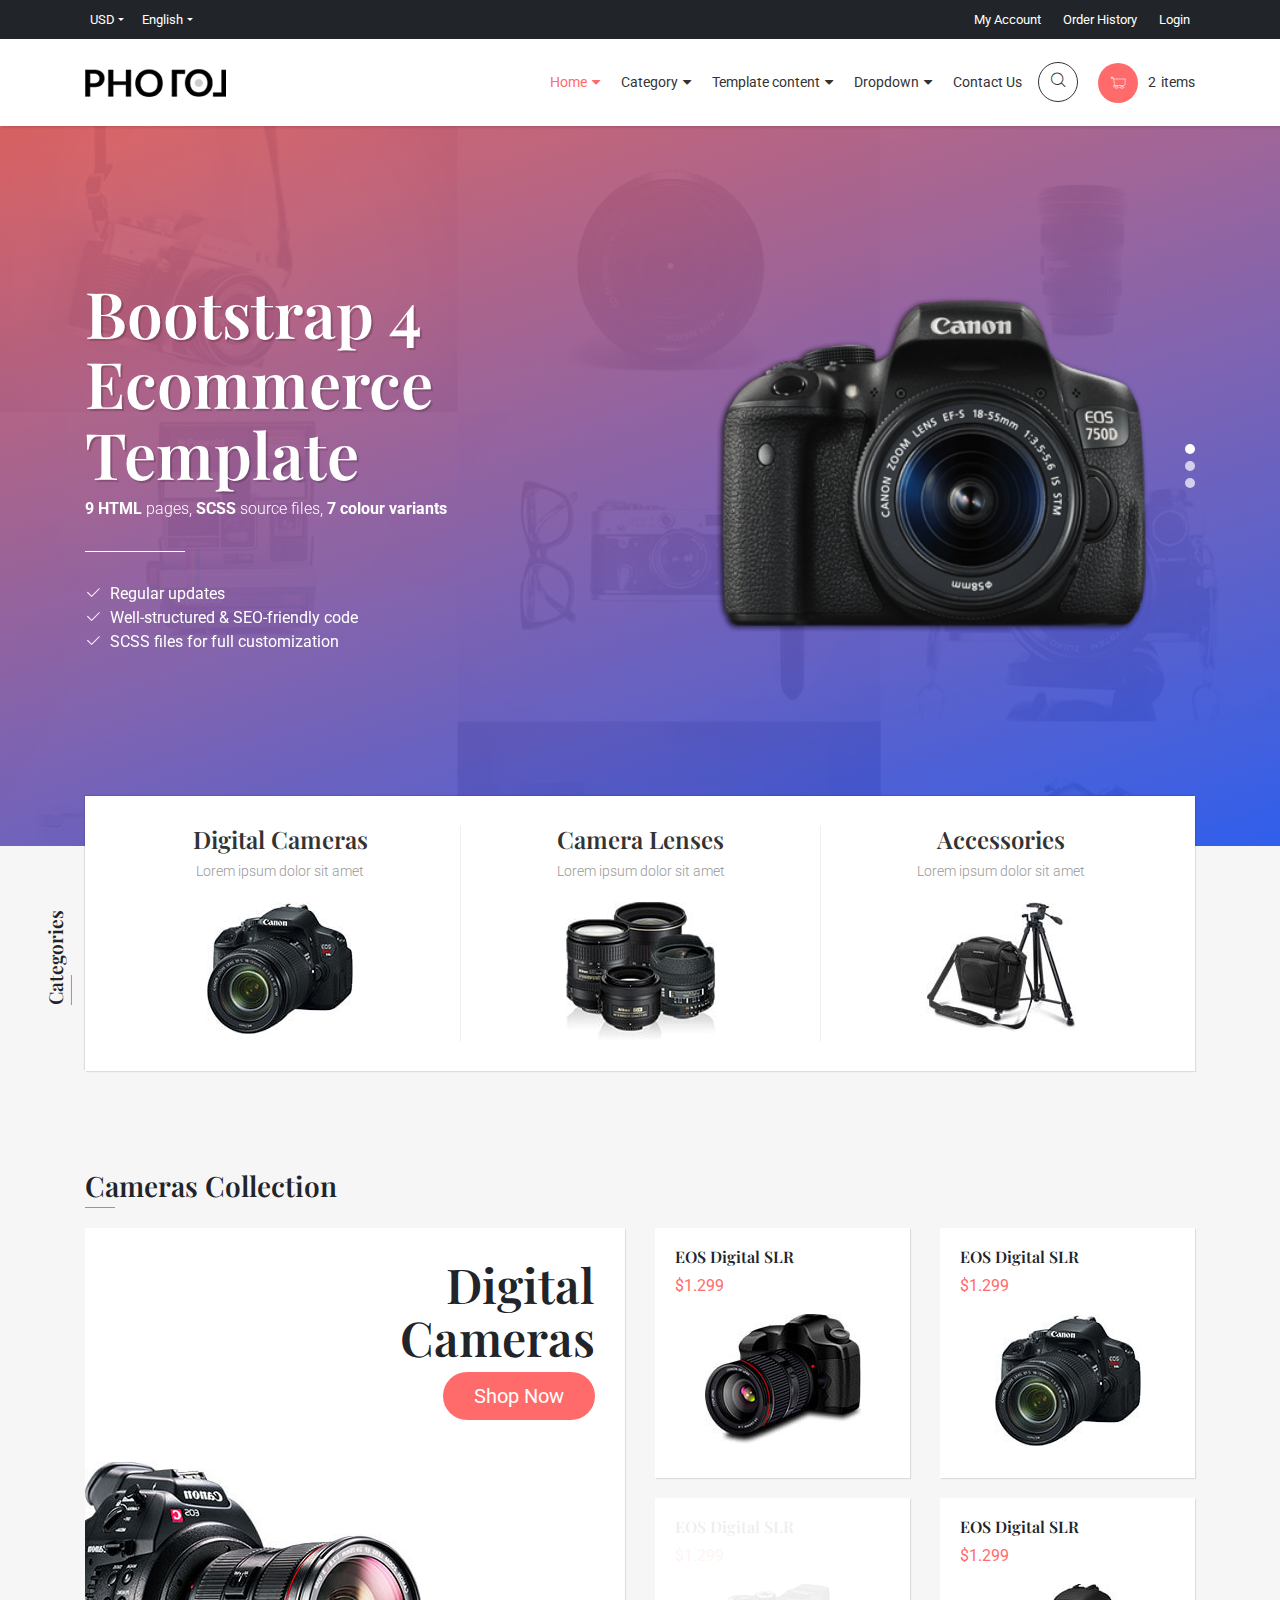
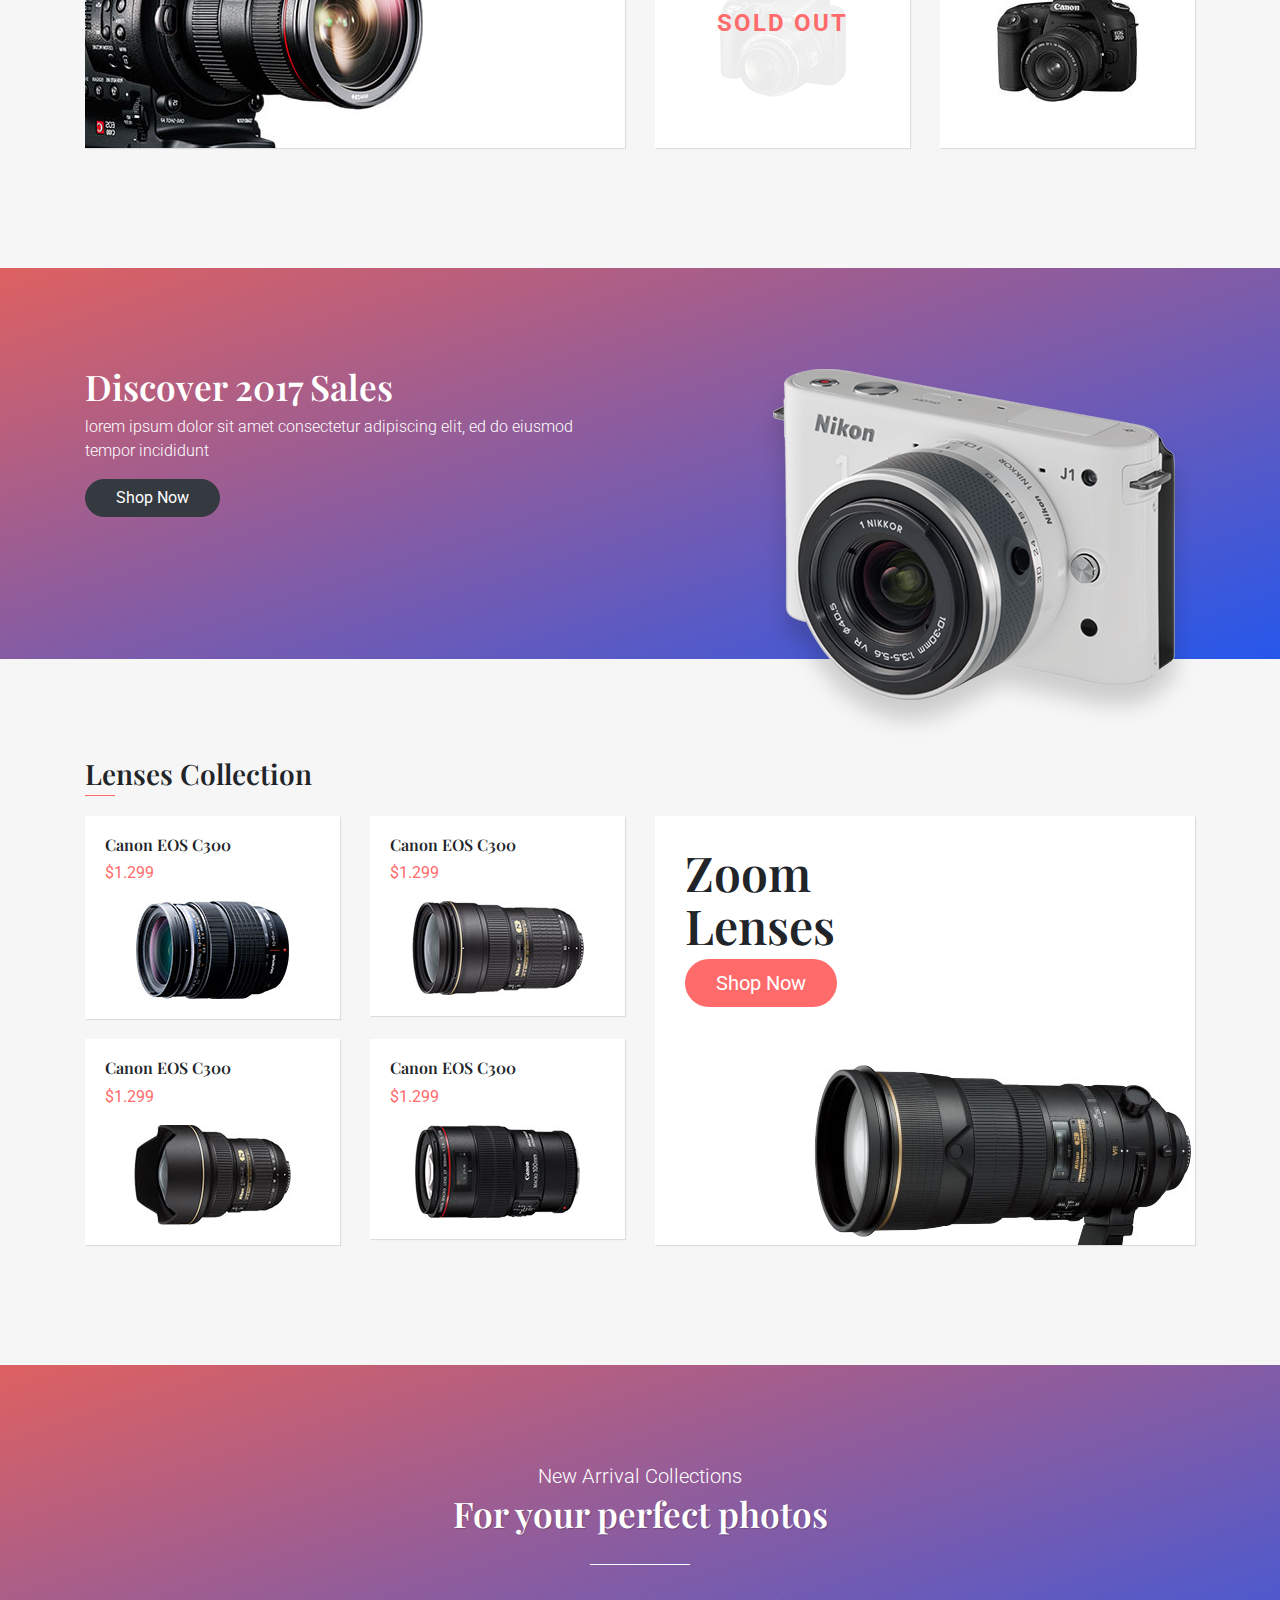
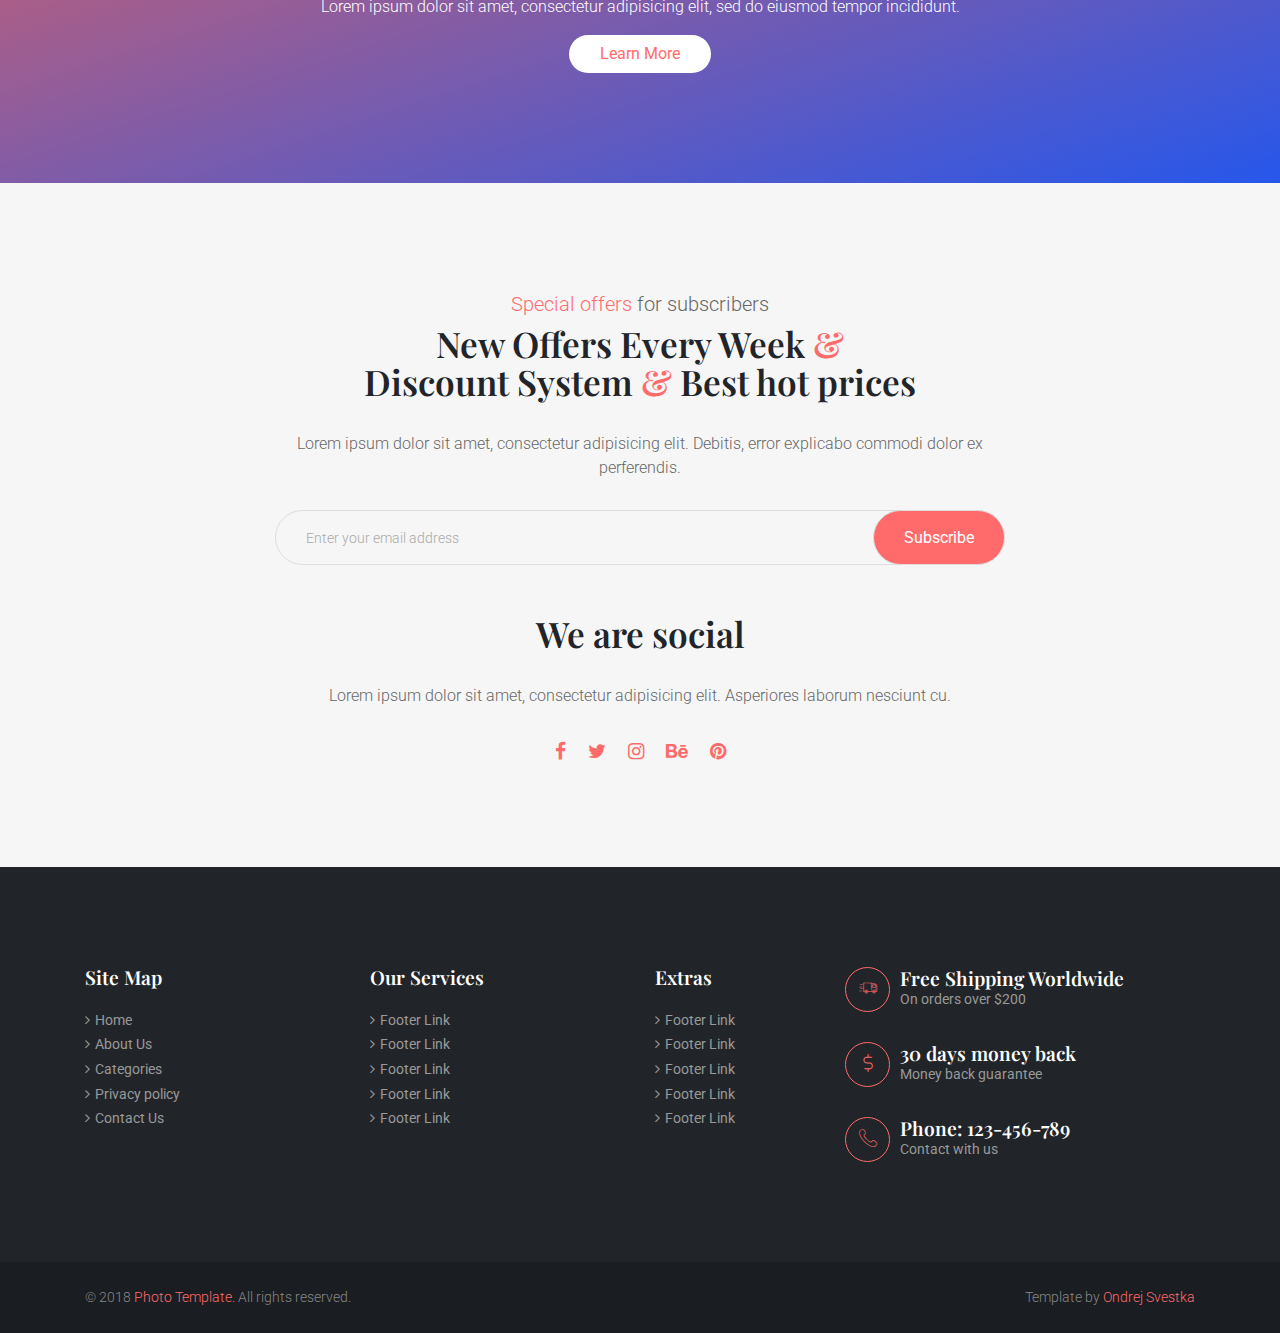
<file: distribution/index.html>
<!DOCTYPE html>
<html>
  <head>
    <meta charset="utf-8">
    <meta http-equiv="X-UA-Compatible" content="IE=edge">
    <title>Photo - Bootstrap 4 E-commerce Template</title>
    <meta name="description" content="">
    <meta name="viewport" content="width=device-width, initial-scale=1">
    <meta name="robots" content="all,follow">
    <!-- Bootstrap CSS-->
    <link rel="stylesheet" href="vendor/bootstrap/css/bootstrap.min.css">
    <!-- Font Awesome CSS-->
    <link rel="stylesheet" href="vendor/font-awesome/css/font-awesome.min.css">
    <!-- Font icons-->
    <link rel="stylesheet" href="css/custom-icons.css">
    <!-- Google fonts - Roboto for copy, Playfair Display for headings-->
    <link rel="stylesheet" href="https://fonts.googleapis.com/css?family=Playfair+Display:400,400i,700">
    <link rel="stylesheet" href="https://fonts.googleapis.com/css?family=Roboto:300,400,400i,700">
    <!-- Owl Carousel-->
    <link rel="stylesheet" href="vendor/owl.carousel/assets/owl.carousel.min.css">
    <link rel="stylesheet" href="vendor/owl.carousel/assets/owl.theme.default.min.css">
    <!-- theme stylesheet-->
    <link rel="stylesheet" href="css/style.default.css" id="theme-stylesheet">
    <!-- Custom stylesheet - for your changes-->
    <link rel="stylesheet" href="css/custom.css">
    <!-- Favicon-->
    <link rel="shortcut icon" href="favicon.png">
    <!-- Tweaks for older IEs--><!--[if lt IE 9]>
        <script src="https://oss.maxcdn.com/html5shiv/3.7.2/html5shiv.min.js"></script>
        <script src="https://oss.maxcdn.com/respond/1.4.2/respond.min.js"></script><![endif]-->
  </head>
  <body>
    <!-- Top Bar -->
    <div class="top-bar d-none d-sm-block">
      <div class="container">
        <div class="row">
          <div class="col-sm-4 col-md-3">
            <ul class="list-inline d-flex flex-row">
              <li class="list-inline-item"> 
                <div class="dropdown"><a id="currency" href="#" data-toggle="dropdown" aria-haspopup="true" aria-expanded="false" class="dropdown-toggle">USD</a>
                  <div aria-labelledby="currency" class="dropdown-menu"><a href="#" class="dropdown-item">EUR</a><a href="#" class="dropdown-item">EGP</a><a href="#" class="dropdown-item">AUD</a></div>
                </div>
              </li>
              <li class="list-inline-item">
                <div class="dropdown"><a id="lang" href="#" data-toggle="dropdown" aria-haspopup="true" aria-expanded="false" class="dropdown-toggle">English</a>
                  <div aria-labelledby="lang" class="dropdown-menu"><a href="#" class="dropdown-item">French</a><a href="#" class="dropdown-item">Spanish</a><a href="#" class="dropdown-item">Arabic</a></div>
                </div>
              </li>
            </ul>
          </div>
          <div class="col-sm-8 col-md-9 text-right account-details">
            <ul class="list-inline">
              <li class="list-inline-item"> <a href="#">My Account</a></li>
              <li class="list-inline-item"><a href="#">Order History</a></li>
              <li class="list-inline-item"><a href="#">Login</a></li>
            </ul>
          </div>
        </div>
      </div>
    </div>
    <!-- Navbar -->
    <nav class="navbar navbar-expand-lg px-lg-0">
      <div class="container position-relative">
        <!-- Navbar Brand--><a href="index.html" class="navbar-brand"> <img src="img/logo.png" alt="logo"></a>
        <!-- Toggle Button-->
        <button type="button" data-toggle="collapse" data-target="#navbarSupportedContent" aria-controls="navbarSupportedContent" aria-expanded="false" aria-label="Toggle navigation" class="navbar-toggler navbar-toggler-right">Menu <i class="fa fa-bars"></i></button>
        <!-- Navbar Menu-->
        <div id="navbarSupportedContent" class="collapse navbar-collapse">
          <div class="navbar-nav ml-auto align-items-lg-center">
            <div class="nav-item dropdown active"><a id="navbarHome" data-target="#" href="index.html" data-toggle="dropdown" aria-haspopup="true" aria-expanded="false" class="nav-link">Home<i class="fa fa-caret-down"></i></a>
              <div aria-labelledby="navbarHome" class="dropdown-menu"><a href="index.html" class="dropdown-item">Homepage 1</a><a href="index2.html" class="dropdown-item">Homepage 2</a></div>
            </div>
            <div class="nav-item dropdown"><a id="navbarCategory" data-target="#" href="index.html" data-toggle="dropdown" aria-haspopup="true" aria-expanded="false" class="nav-link">Category<i class="fa fa-caret-down"></i></a>
              <div aria-labelledby="navbarCategory" class="dropdown-menu"><a href="category.html" class="dropdown-item">Full width</a><a href="category-left.html" class="dropdown-item">Left sidebar</a><a href="category-right.html" class="dropdown-item">Right sidebar</a></div>
            </div>
            <!-- Megamenu-->
            <div class="nav-item"><a href="#" data-toggle="dropdown" class="nav-link">Template content<i class="fa fa-caret-down"></i></a>
              <div class="dropdown-menu megamenu">
                <div class="row">
                  <div class="col-lg-4 d-none d-lg-block">
                    <div style="background: center center url('img/hero-bg-1.jpg') no-repeat;" class="w-100 h-100"></div>
                  </div>
                  <div class="col-lg-8">
                    <div class="row px-lg-3 py-lg-5">
                      <div class="col-lg-4">
                            <!-- Megamenu list-->
                            <h6 class="heading-line">Homepage</h6>
                            <ul class="megamenu-list list-unstyled">
                              <li class="megamenu-list-item"><a href="index.html" class="megamenu-list-link">Homepage 1   </a></li>
                              <li class="megamenu-list-item"><a href="index2.html" class="megamenu-list-link">Homepage 2   </a></li>
                            </ul>
                            <!-- Megamenu list-->
                            <h6 class="heading-line">Shop</h6>
                            <ul class="megamenu-list list-unstyled">
                              <li class="megamenu-list-item"><a href="category.html" class="megamenu-list-link">Category - full width   </a></li>
                              <li class="megamenu-list-item"><a href="category-right.html" class="megamenu-list-link">Category - right sidebar   </a></li>
                              <li class="megamenu-list-item"><a href="category-left.html" class="megamenu-list-link">Category - left sidebar   </a></li>
                              <li class="megamenu-list-item"><a href="detail.html" class="megamenu-list-link">Product detail   </a></li>
                            </ul>
                      </div>
                      <div class="col-lg-4">
                            <!-- Megamenu list-->
                            <h6 class="heading-line">Order process</h6>
                            <ul class="megamenu-list list-unstyled">
                              <li class="megamenu-list-item"><a href="cart.html" class="megamenu-list-link">Shopping cart + checkout   </a></li>
                            </ul>
                            <!-- Megamenu list-->
                            <h6 class="heading-line">Blog</h6>
                            <ul class="megamenu-list list-unstyled">
                              <li class="megamenu-list-item"><a href="blog.html" class="megamenu-list-link">Blog   </a></li>
                              <li class="megamenu-list-item"><a href="post.html" class="megamenu-list-link">Post   </a></li>
                            </ul>
                            <!-- Megamenu list-->
                            <h6 class="heading-line">Pages</h6>
                            <ul class="megamenu-list list-unstyled">
                              <li class="megamenu-list-item"><a href="text.html" class="megamenu-list-link">Text page   </a></li>
                              <li class="megamenu-list-item"><a href="contact.html" class="megamenu-list-link">Contact   </a></li>
                            </ul>
                      </div>
                      <div class="col-lg-4">
                            <!-- Megamenu list-->
                            <h6 class="heading-line">Some more links</h6>
                            <ul class="megamenu-list list-unstyled">
                              <li class="megamenu-list-item"><a href="#" class="megamenu-list-link">Lorem   </a></li>
                              <li class="megamenu-list-item"><a href="##" class="megamenu-list-link">Ipsum dolor   </a></li>
                              <li class="megamenu-list-item"><a href="###" class="megamenu-list-link">Sit amet   </a></li>
                              <li class="megamenu-list-item"><a href="####" class="megamenu-list-link">Lorem   </a></li>
                              <li class="megamenu-list-item"><a href="#####" class="megamenu-list-link">Ipsum dolor   </a></li>
                              <li class="megamenu-list-item"><a href="######" class="megamenu-list-link">Sit amet   </a></li>
                            </ul>
                      </div>
                    </div>
                  </div>
                </div>
              </div>
            </div>
            <!-- /Megamenu end    -->
            <!-- Multi level dropdown    -->
            <div class="nav-item dropdown"><a id="navbarDropdownMenuLink" href="http://example.com" data-toggle="dropdown" aria-haspopup="true" aria-expanded="false" class="nav-link">Dropdown<i class="fa fa-caret-down"></i></a>
              <div aria-labelledby="navbarDropdownMenuLink" class="dropdown-menu"><a href="#" class="dropdown-item">Action</a><a href="#" class="dropdown-item">Another action</a>
                <div class="dropdown-submenu"><a id="navbarDropdownMenuLink2" href="http://example.com" data-toggle="dropdown" aria-haspopup="true" aria-expanded="false" class="dropdown-item">Multilevel dropdown<i class="fa fa-caret-down"></i></a>
                  <div aria-labelledby="navbarDropdownMenuLink2" class="dropdown-menu"><a href="#" class="dropdown-item">Action</a>
                    <div class="dropdown-submenu"><a id="navbarDropdownMenuLink3" href="http://example.com" data-toggle="dropdown" aria-haspopup="true" aria-expanded="false" class="dropdown-item">
                         
                        Another action<i class="fa fa-caret-down"></i></a>
                      <div aria-labelledby="navbarDropdownMenuLink3" class="dropdown-menu"><a href="#" class="dropdown-item">Action</a><a href="#" class="dropdown-item">Action</a><a href="#" class="dropdown-item">Action</a><a href="#" class="dropdown-item">Action</a></div>
                    </div><a href="#" class="dropdown-item">Something else here</a>
                  </div>
                </div>
              </div>
            </div>
            <!-- Multi level dropdown end      -->
            <div class="nav-item"><a href="contact.html" class="nav-link">Contact Us</a></div>
            <div class="nav-item">
              <ul class="list-inline">
                <li class="list-inline-item"><a id="search" href="#" class="nav-link">
                    <div class="icon search"><i class="icon-magnifying-glass"></i></div></a></li>
                <li class="list-inline-item"><a href="cart.html" class="nav-link">
                    <div class="icon cart"><i class="icon-cart"></i></div><span class="d-md-none d-lg-inline"><span class="no">2</span>items</span></a></li>
              </ul>
            </div>
          </div>
        </div>
      </div>
    </nav>
    <div class="home-page">
      <!-- Hero Section-->
      <section class="hero d-flex flex-row align-items-center">
        <div class="container">
          <div data-slider-id="1" class="owl-carousel hero-1-slider">
            <!-- Slide-->
            <div class="item">
              <div class="row d-flex flex-row align-items-center">
                <div class="col-md-6 text">
                  <h1>Bootstrap&nbsp;4<br>Ecommerce Template</h1>
                  <p><strong>9 HTML</strong> pages, <strong>SCSS</strong> source files, <strong>7 colour variants</strong></p>
                  <hr>
                  <ul class="list-unstyled props"> 
                    <li><i class="icon-checked"></i>Regular updates</li>
                    <li><i class="icon-checked"></i>Well-structured & SEO-friendly code</li>
                    <li><i class="icon-checked"></i>SCSS files for full customization</li>
                  </ul>
                </div>
                <div class="col-md-6 product"><img src="img/hero-3.png" alt="lens" class="img-fluid d-none d-md-block"></div>
              </div>
            </div>
            <!-- Slide END-->
            <!-- Slide-->
            <div class="item">
              <div class="row d-flex flex-row align-items-center">
                <div class="col-md-6 text">
                  <h5>Professional Edition</h5>
                  <h1>Premium Quality</h1>
                  <p>Lorem ipsum dolor sit amet, consectetur adipiscing elit, sed do eiusmod tempor incididunt</p>
                  <hr>
                  <ul class="list-unstyled props"> 
                    <li><i class="icon-checked"></i>Lorem ipsum dolor sit amet</li>
                    <li><i class="icon-checked"></i>Lorem ipsum dolor sit amet</li>
                  </ul>
                  <ul class="price list-inline">
                    <li class="list-inline-item">
                      <p class="price">Best Price: 350$</p>
                    </li>
                    <li class="list-inline-item"> 
                      <ul class="list-inline">
                        <li class="list-inline-item"> <a href="#" class="btn btn-white">Add To Cart</a></li>
                        <li class="list-inline-item"> <a href="#" class="btn btn-dark">Learn More</a></li>
                      </ul>
                    </li>
                  </ul>
                </div>
                <div class="col-md-6 product"><img src="img/hero-2.png" alt="lens" class="img-fluid d-none d-md-block"></div>
              </div>
            </div>
            <!-- Slide END-->
            <!-- Slide-->
            <div class="item">
              <div class="row d-flex flex-row align-items-center">
                <div class="col-md-6 text">
                  <h5>Professional Edition</h5>
                  <h1>Premium Quality</h1>
                  <p>Lorem ipsum dolor sit amet, consectetur adipiscing elit, sed do eiusmod tempor incididunt</p>
                  <hr>
                  <ul class="list-unstyled props"> 
                    <li><i class="icon-checked"></i>Lorem ipsum dolor sit amet</li>
                    <li><i class="icon-checked"></i>Lorem ipsum dolor sit amet</li>
                  </ul>
                  <ul class="price list-inline">
                    <li class="list-inline-item">
                      <p class="price">Best Price: 350$</p>
                    </li>
                    <li class="list-inline-item"> 
                      <ul class="list-inline">
                        <li class="list-inline-item"> <a href="#" class="btn btn-white">Add To Cart</a></li>
                        <li class="list-inline-item"> <a href="#" class="btn btn-dark">Learn More</a></li>
                      </ul>
                    </li>
                  </ul>
                </div>
                <div class="col-md-6 product"><img src="img/hero-1.png" alt="lens" class="img-fluid d-none d-md-block"></div>
              </div>
            </div>
            <!-- Slide END                                -->
            
          </div>
        </div>
      </section>
      <!-- Categories Section-->
      <section class="categories">
        <div class="container">
          <div class="categories-inner">
            <header>
              <h2 class="h5 heading-line d-none d-md-block">Categories</h2>
            </header>
            <div class="row text-center">
              <div class="col-md-4 item"><a href="category.html">
                  <h4>Digital Cameras</h4>
                  <p>Lorem ipsum dolor sit amet</p>
                  <div class="image"><img src="img/cat-cam.jpg" alt="camera" class="img-fluid"></div></a></div>
              <div class="col-md-4 item"><a href="category.html">
                  <h4>Camera Lenses</h4>
                  <p>Lorem ipsum dolor sit amet</p>
                  <div class="image"><img src="img/cat-lenses.jpg" alt="lenses" class="img-fluid"></div></a></div>
              <div class="col-md-4 item"><a href="category.html">
                  <h4>Accessories</h4>
                  <p>Lorem ipsum dolor sit amet</p>
                  <div class="image"><img src="img/cat-accessories.jpg" alt="accessories" class="img-fluid"></div></a></div>
            </div>
          </div>
        </div>
      </section>
      <!-- Cameras Section-->
      <section class="product-1">
        <div class="container">
          <header>
            <h2 class="h3 heading-line">Cameras Collection</h2>
          </header>
          <div class="row d-flex flex-row align-items-stretch">
            <div class="col-lg-6">
              <div class="item item-big text-right">
                <h2>
                   
                  Digital <br>Cameras  
                </h2><a href="category.html" class="btn btn-unique btn-lg">Shop Now</a><img src="img/camera-big.jpg" alt="camera" class="img-fluid">
              </div>
            </div>
            <div class="col-lg-6">
              <div class="row">
                <div class="col-md-6">
                  <div class="item">
                    <h4>EOS Digital SLR</h4>
                    <p class="text-primary">$1.299</p><img src="img/camera-1.jpg" alt="camera" class="img-fluid">
                    <div class="overlay d-flex align-items-center justify-content-center"><a href="detail.html" class="btn btn-unique">View Details</a></div>
                  </div>
                </div>
                <div class="col-md-6">
                  <div class="item">
                    <h4>EOS Digital SLR</h4>
                    <p class="text-primary">$1.299</p><img src="img/cat-cam.jpg" alt="camera" class="img-fluid">
                    <div class="overlay d-flex align-items-center justify-content-center"><a href="detail.html" class="btn btn-unique">View Details</a></div>
                  </div>
                </div>
                <div class="col-md-6">
                  <div class="item">
                    <h4>EOS Digital SLR</h4>
                    <p class="text-primary">$1.299</p><img src="img/camera-3.jpg" alt="camera" class="img-fluid">
                    <div class="overlay outStock d-flex align-items-center justify-content-center"><strong class="text-primary">Sold Out</strong></div>
                  </div>
                </div>
                <div class="col-md-6">
                  <div class="item">
                    <h4>EOS Digital SLR</h4>
                    <p class="text-primary">$1.299</p><img src="img/camera-2.jpg" alt="camera" class="img-fluid">
                    <div class="overlay d-flex align-items-center justify-content-center"><a href="detail.html" class="btn btn-unique">View Details</a></div>
                  </div>
                </div>
              </div>
            </div>
          </div>
        </div>
      </section>
      <!-- Sale Section-->
      <section class="sale">
        <div class="container">
          <div class="row">
            <div class="col-md-6">
              <h2>Discover 2017 Sales</h2>
              <p>lorem ipsum dolor sit amet consectetur adipiscing elit, ed do eiusmod tempor incididunt</p><a href="#" class="btn btn-dark shop-now">Shop Now</a>
            </div>
            <div class="col-md-6 d-none d-md-block">
              <div class="product"><img src="img/nikon-cam.png" alt="camera" class="img-fluid"></div>
            </div>
          </div>
        </div>
      </section>
      <!-- Lenses Section-->
      <section class="product-2">
        <div class="container">
          <header>
            <h2 class="h3 heading-line">Lenses Collection</h2>
          </header>
          <div class="row">
            <div class="col-lg-6">
              <div class="row">
                <div class="col-md-6">
                  <div class="item">
                    <h4>Canon EOS C300</h4>
                    <p class="text-primary">$1.299</p><img src="img/lens-1.jpg" alt="lens" class="img-fluid">
                    <div class="overlay d-flex align-items-center justify-content-center"><a href="detail.html" class="btn btn-unique">View Details</a></div>
                  </div>
                </div>
                <div class="col-md-6">
                  <div class="item">
                    <h4>Canon EOS C300</h4>
                    <p class="text-primary">$1.299</p><img src="img/lens-2.jpg" alt="lens" class="img-fluid">
                    <div class="overlay d-flex align-items-center justify-content-center"><a href="detail.html" class="btn btn-unique">View Details</a></div>
                  </div>
                </div>
                <div class="col-md-6">
                  <div class="item">
                    <h4>Canon EOS C300</h4>
                    <p class="text-primary">$1.299</p><img src="img/lens-3.jpg" alt="lens" class="img-fluid">
                    <div class="overlay d-flex align-items-center justify-content-center"><a href="detail.html" class="btn btn-unique">View Details</a></div>
                  </div>
                </div>
                <div class="col-md-6">
                  <div class="item">
                    <h4>Canon EOS C300</h4>
                    <p class="text-primary">$1.299</p><img src="img/lens-4.jpg" alt="lens" class="img-fluid">
                    <div class="overlay d-flex align-items-center justify-content-center"><a href="detail.html" class="btn btn-unique">View Details</a></div>
                  </div>
                </div>
              </div>
            </div>
            <div class="col-lg-6 js-pull">
              <div class="item item-big">
                <h2>
                   
                  Zoom <br>Lenses  
                </h2><a href="category.html" class="btn btn-unique btn-lg">Shop Now</a><img src="img/lens-big.jpg" alt="lens" class="img-fluid">
              </div>
            </div>
          </div>
        </div>
      </section>
      <!-- Divider Section-->
      <section class="divider">
        <div class="container text-center">
          <p class="h5">New Arrival Collections</p>
          <h2>For your perfect photos</h2>
          <hr>
          <p>Lorem ipsum dolor sit amet, consectetur adipisicing elit, sed do eiusmod tempor incididunt.</p><a href="#" class="btn btn-white">Learn More</a>
        </div>
      </section>
      <!-- Newsletter Section-->
      <section class="newsletter">
        <div class="container">
          <div class="row">
            <div class="ml-auto mr-auto col-lg-8 text-center">
              <div class="form">
                <p class="h5"><span class="text-primary">Special offers </span>for subscribers</p>
                <h2>New Offers Every Week <span class="text-primary">& </span><br>Discount System <span class="text-primary">&  </span>Best hot prices</h2>
                <p> Lorem ipsum dolor sit amet, consectetur adipisicing elit. Debitis, error explicabo commodi dolor ex perferendis.</p>
                <form>
                  <input id="email" type="email" name="email" placeholder="Enter your email address">
                  <input type="submit" value="Subscribe" class="btn btn-unique">
                </form>
              </div>
              <div class="social">
                <h2>We are social</h2>
                <p> Lorem ipsum dolor sit amet, consectetur adipisicing elit. Asperiores laborum nesciunt cu.</p>
                <ul class="list-inline">
                  <li class="list-inline-item"><a href="#" target="_blank"><i class="fa fa-facebook"></i></a></li>
                  <li class="list-inline-item"><a href="#" target="_blank"><i class="fa fa-twitter"></i></a></li>
                  <li class="list-inline-item"><a href="#" target="_blank"><i class="fa fa-instagram"></i></a></li>
                  <li class="list-inline-item"><a href="#" target="_blank"><i class="fa fa-behance"></i></a></li>
                  <li class="list-inline-item"><a href="#" target="_blank"><i class="fa fa-pinterest"></i></a></li>
                </ul>
              </div>
            </div>
          </div>
        </div>
      </section>
    </div>
    <!-- Search Panel-->
    <div class="search-overlay">
      <div class="search-inner d-flex justify-content-center align-items-center">
        <div class="search-close"><i class="icon-close"></i></div>
        <div class="container">
          <div class="form-holder">
            <form class="d-flex">
              <input type="search" placeholder="What are you looking for...">
              <button type="submit" class="search text-primary text-uppercase">Search</button>
            </form>
          </div>
        </div>
      </div>
    </div>
    <!-- Footer-->
    <footer class="main-footer">
      <div class="page-links">
        <div class="container">
          <div class="row">
            <div class="col-lg-3 col-sm-6">
              <h3>Site Map</h3>
              <ul class="list-unstyled">
                <li> <a href="#">Home</a></li>
                <li> <a href="#">About Us</a></li>
                <li> <a href="#">Categories</a></li>
                <li> <a href="#">Privacy policy</a></li>
                <li> <a href="#">Contact Us</a></li>
              </ul>
            </div>
            <div class="col-lg-3 col-sm-6">
              <h3>Our Services</h3>
              <ul class="list-unstyled">
                <li> <a href="#">Footer Link</a></li>
                <li> <a href="#">Footer Link</a></li>
                <li> <a href="#">Footer Link</a></li>
                <li> <a href="#">Footer Link</a></li>
                <li> <a href="#">Footer Link</a></li>
              </ul>
            </div>
            <div class="col-lg-2 col-sm-6">
              <h3>Extras</h3>
              <ul class="list-unstyled">
                <li> <a href="#">Footer Link</a></li>
                <li> <a href="#">Footer Link</a></li>
                <li> <a href="#">Footer Link</a></li>
                <li> <a href="#">Footer Link</a></li>
                <li> <a href="#">Footer Link</a></li>
              </ul>
            </div>
            <div class="col-lg-4 col-sm-6 details js-pull">
              <ul class="list-unstyled">
                <li class="d-flex align-items-center">
                  <div class="icon"><i class="icon-delivery-truck"></i></div>
                  <div class="text"> 
                    <h3>Free Shipping Worldwide</h3>
                    <p>On orders over $200</p>
                  </div>
                </li>
                <li class="d-flex align-items-center">
                  <div class="icon"><i class="icon-dollar-symbol"></i></div>
                  <div class="text"> 
                    <h3>30 days money back</h3>
                    <p>Money back guarantee</p>
                  </div>
                </li>
                <li class="d-flex align-items-center">
                  <div class="icon"><i class="icon-phone-call"></i></div>
                  <div class="text"> 
                    <h3>Phone: 123-456-789</h3>
                    <p>Contact with us</p>
                  </div>
                </li>
              </ul>
            </div>
          </div>
        </div>
      </div>
      <div class="copyrights">
        <div class="container">
          <div class="row">
            <div class="col-sm-6">
              <p>&copy; 2018 <span class="text-primary">Photo Template. </span>All rights reserved.</p>
            </div>
            <div class="col-sm-6 text-right">
              <p>Template by <a href="https://ondrejsvestka.cz" target="_blank">Ondrej Svestka</a></p>
            </div>
          </div>
        </div>
      </div>
    </footer>
    <!-- JavaScript files-->
    <script src="vendor/jquery/jquery.min.js"></script>
    <script src="vendor/popper.js/umd/popper.min.js"> </script>
    <script src="vendor/bootstrap/js/bootstrap.min.js"></script>
    <script src="vendor/jquery.cookie/jquery.cookie.js"> </script>
    <script src="vendor/owl.carousel/owl.carousel.min.js"></script>
    <script src="vendor/owl.carousel2.thumbs/owl.carousel2.thumbs.min.js"></script>
    <script src="vendor/jquery-validation/jquery.validate.min.js"></script>
    <script src="js/front.js"></script>
  </body>
</html>
</file>
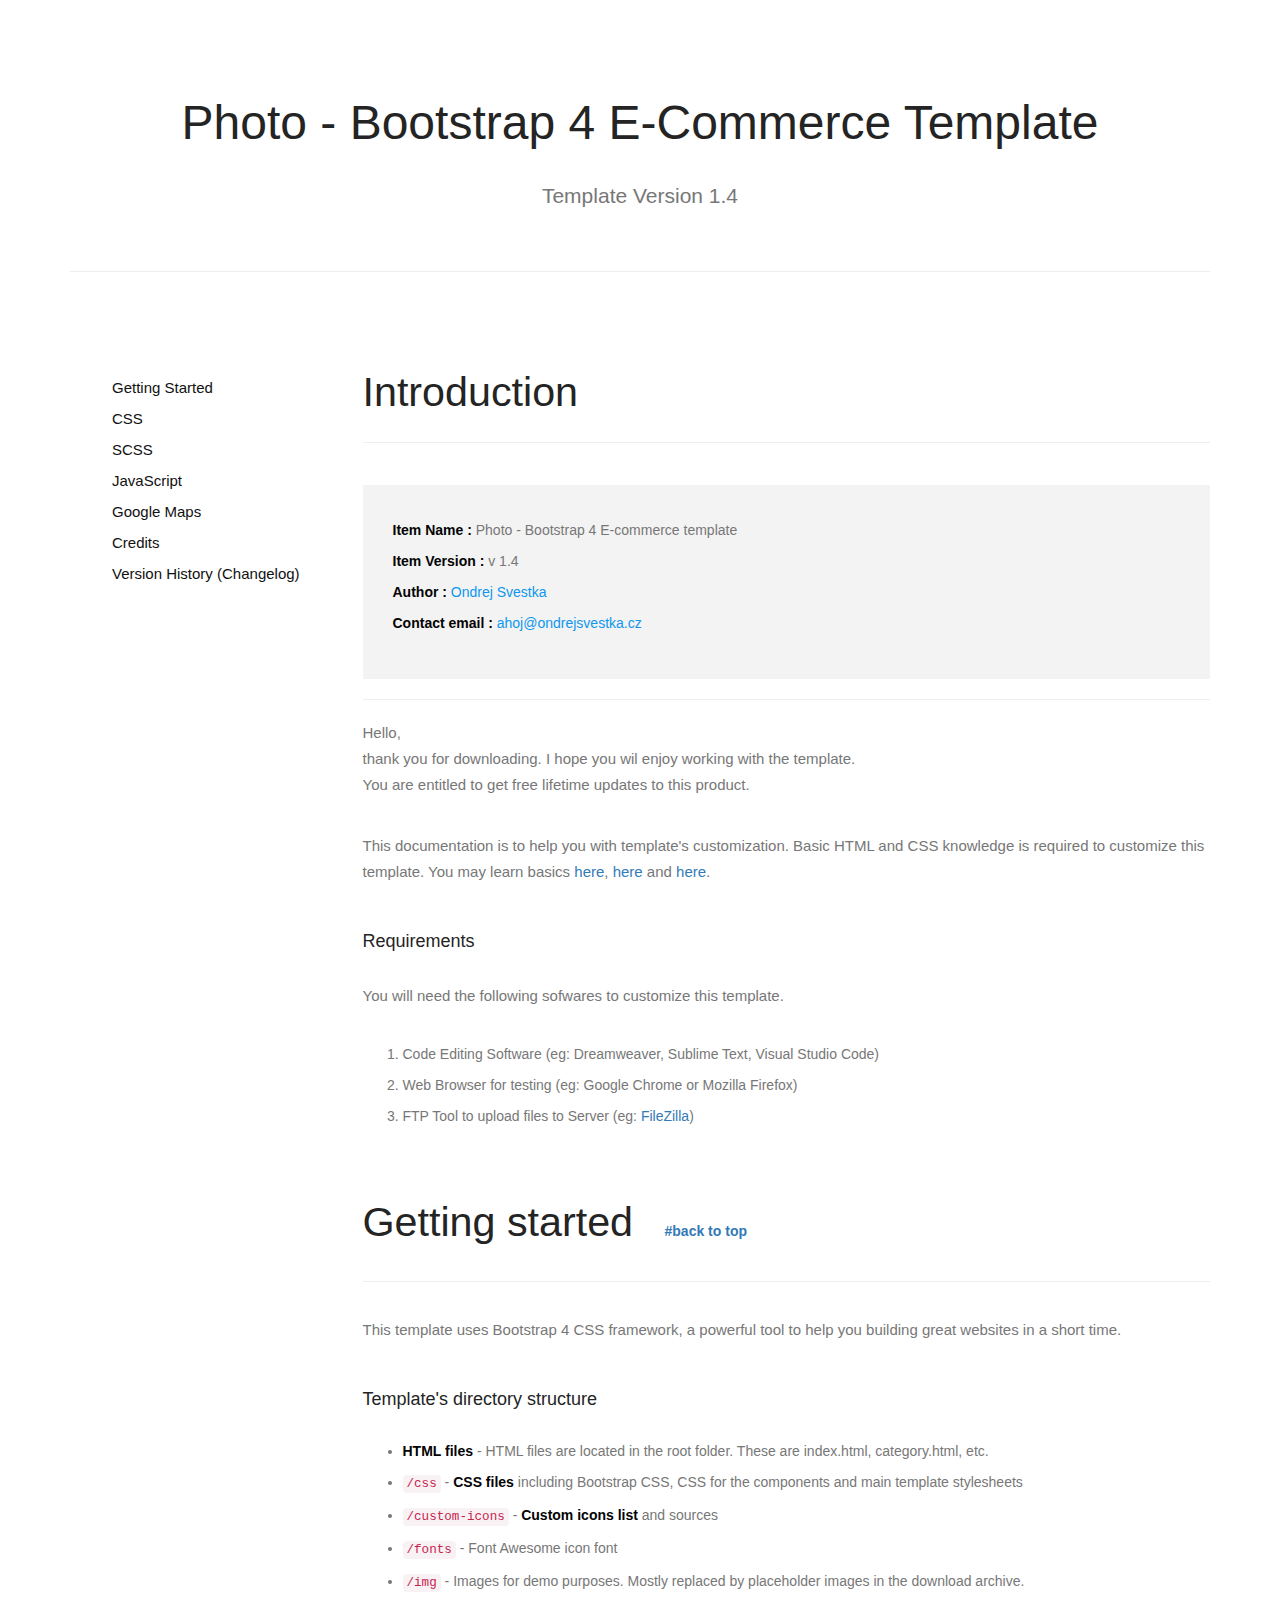
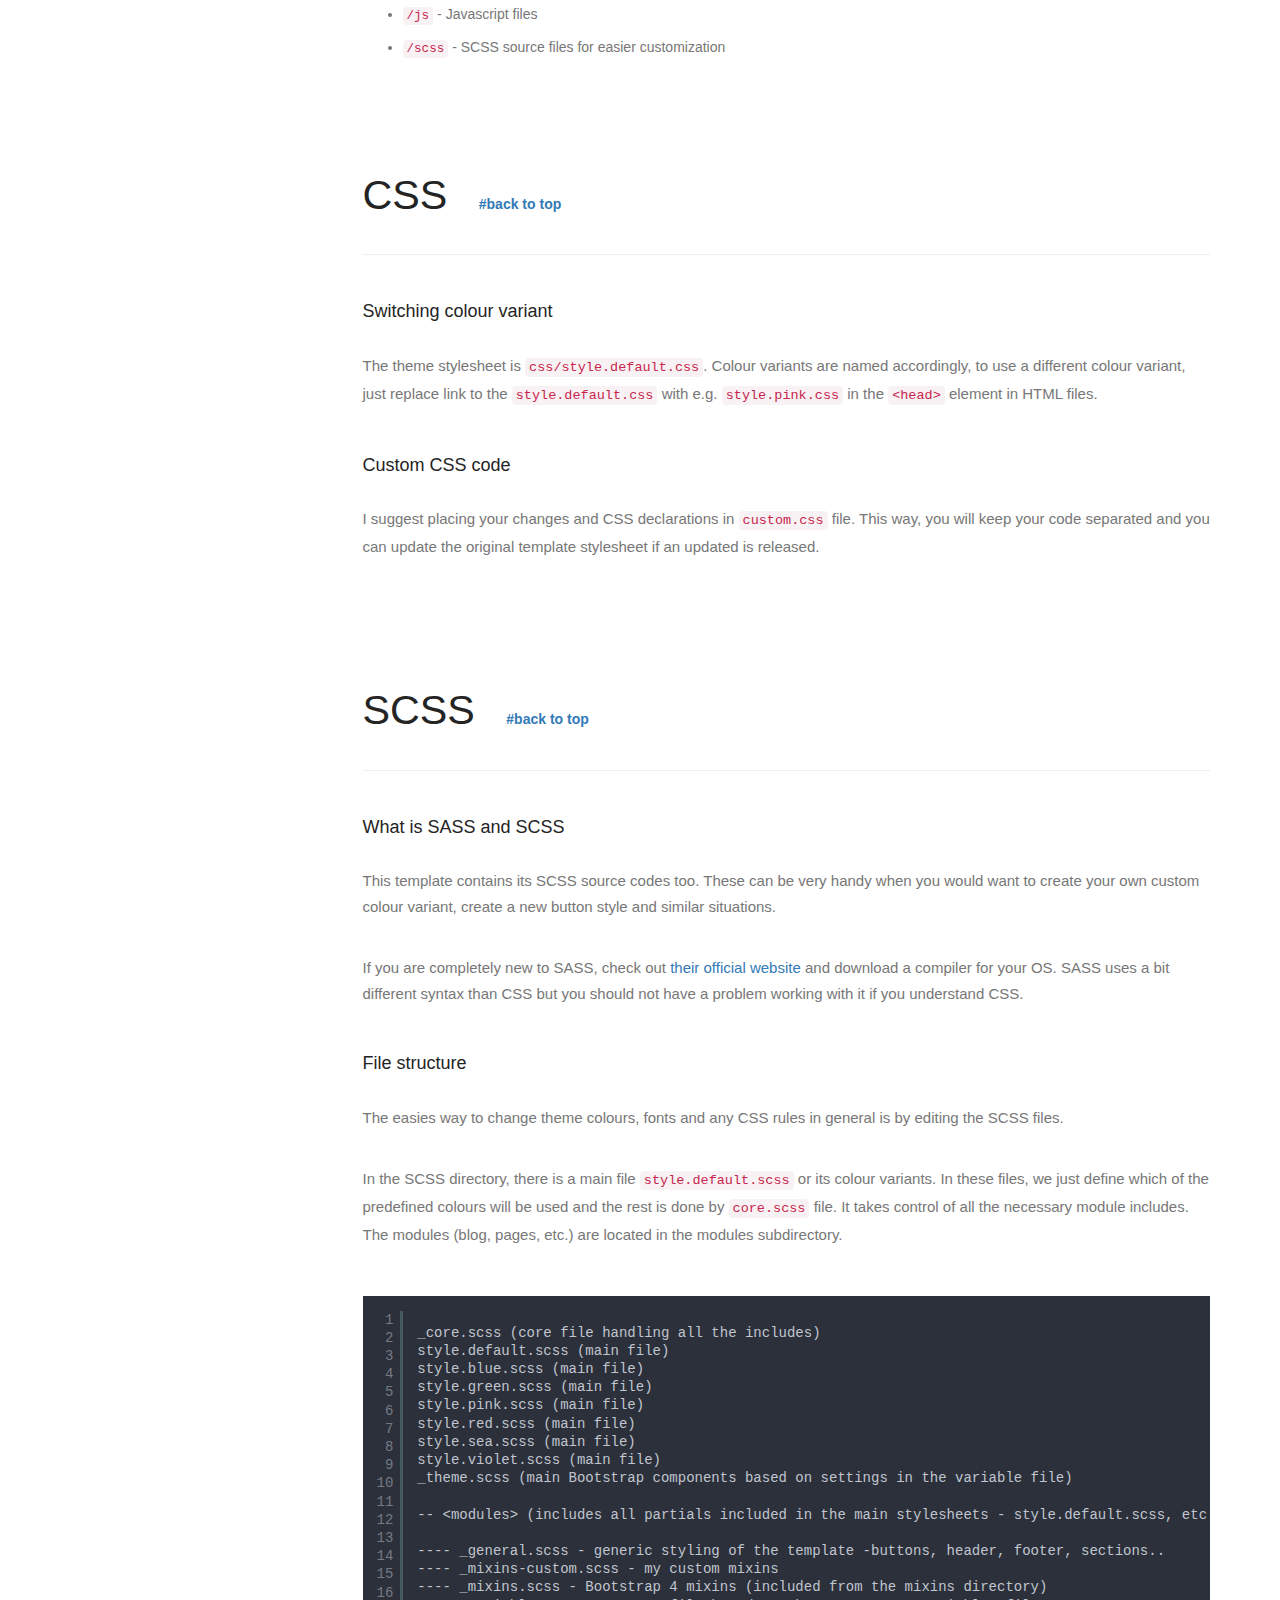
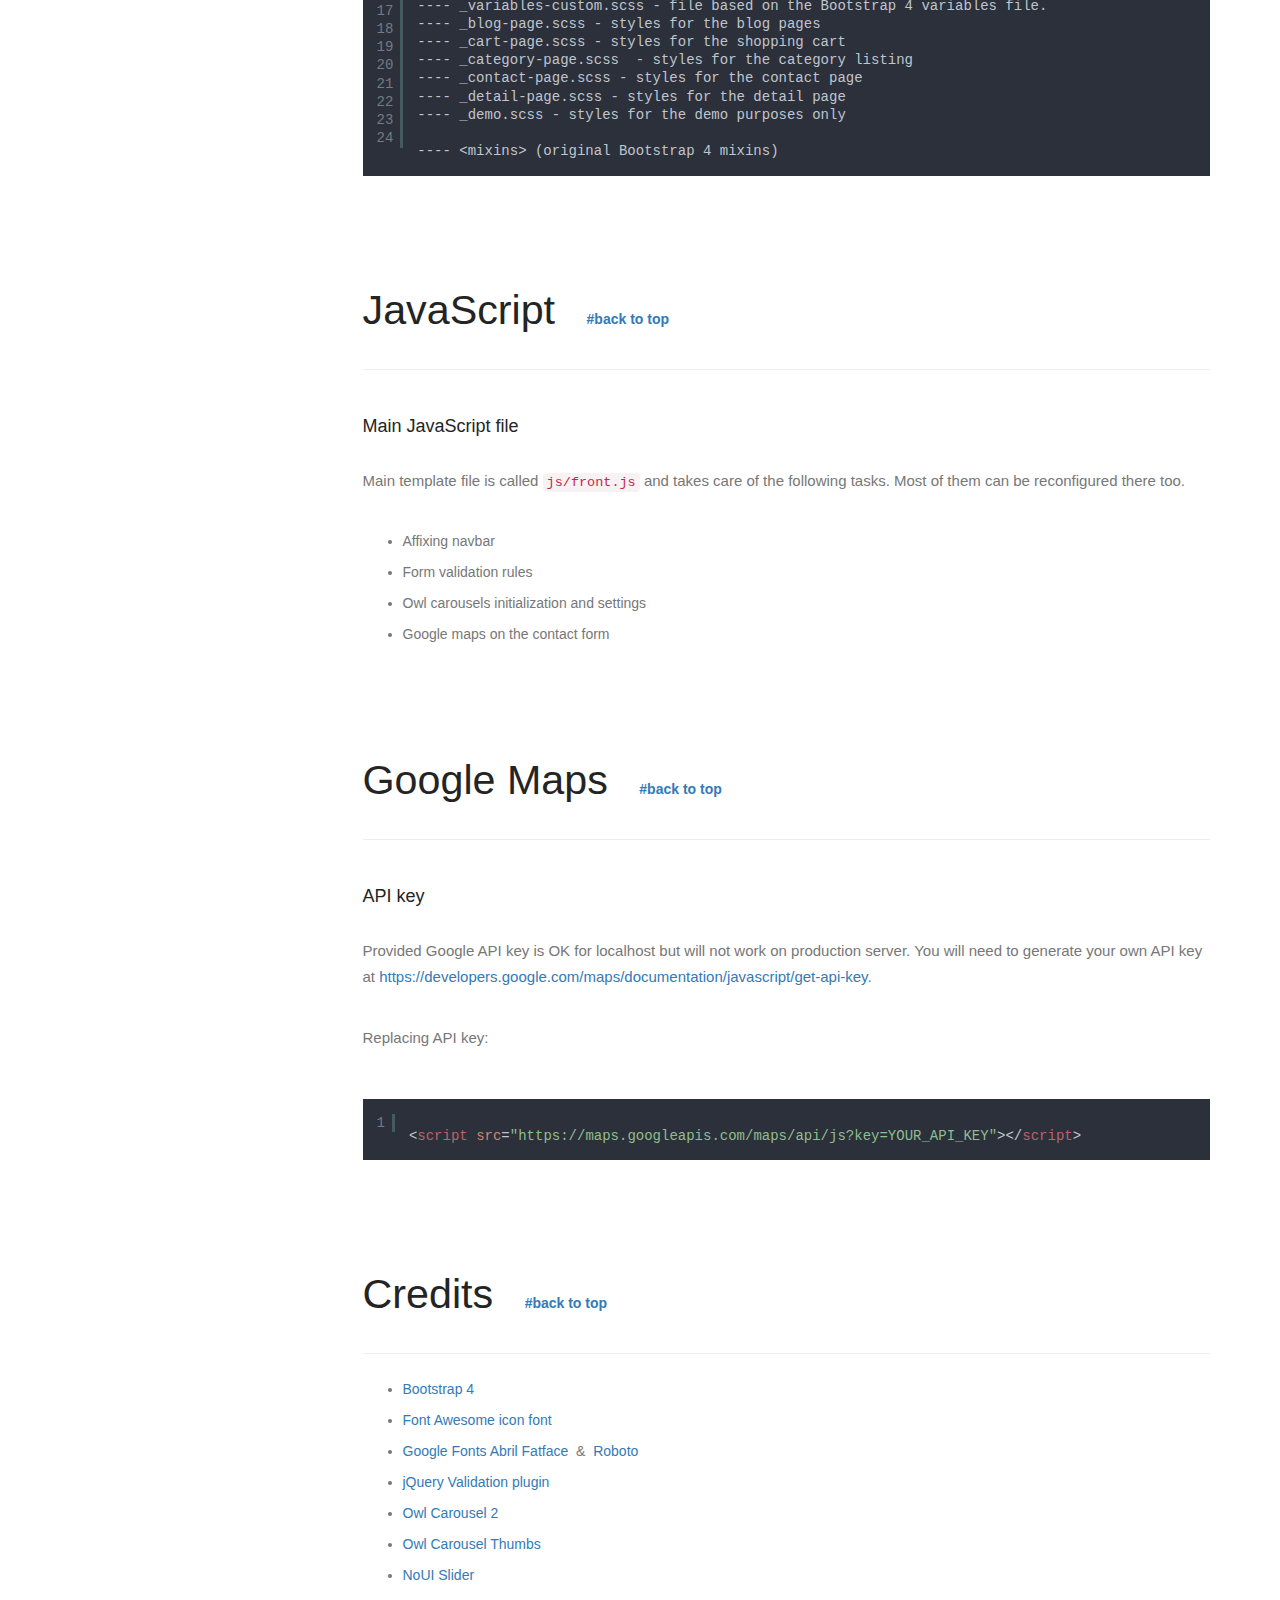
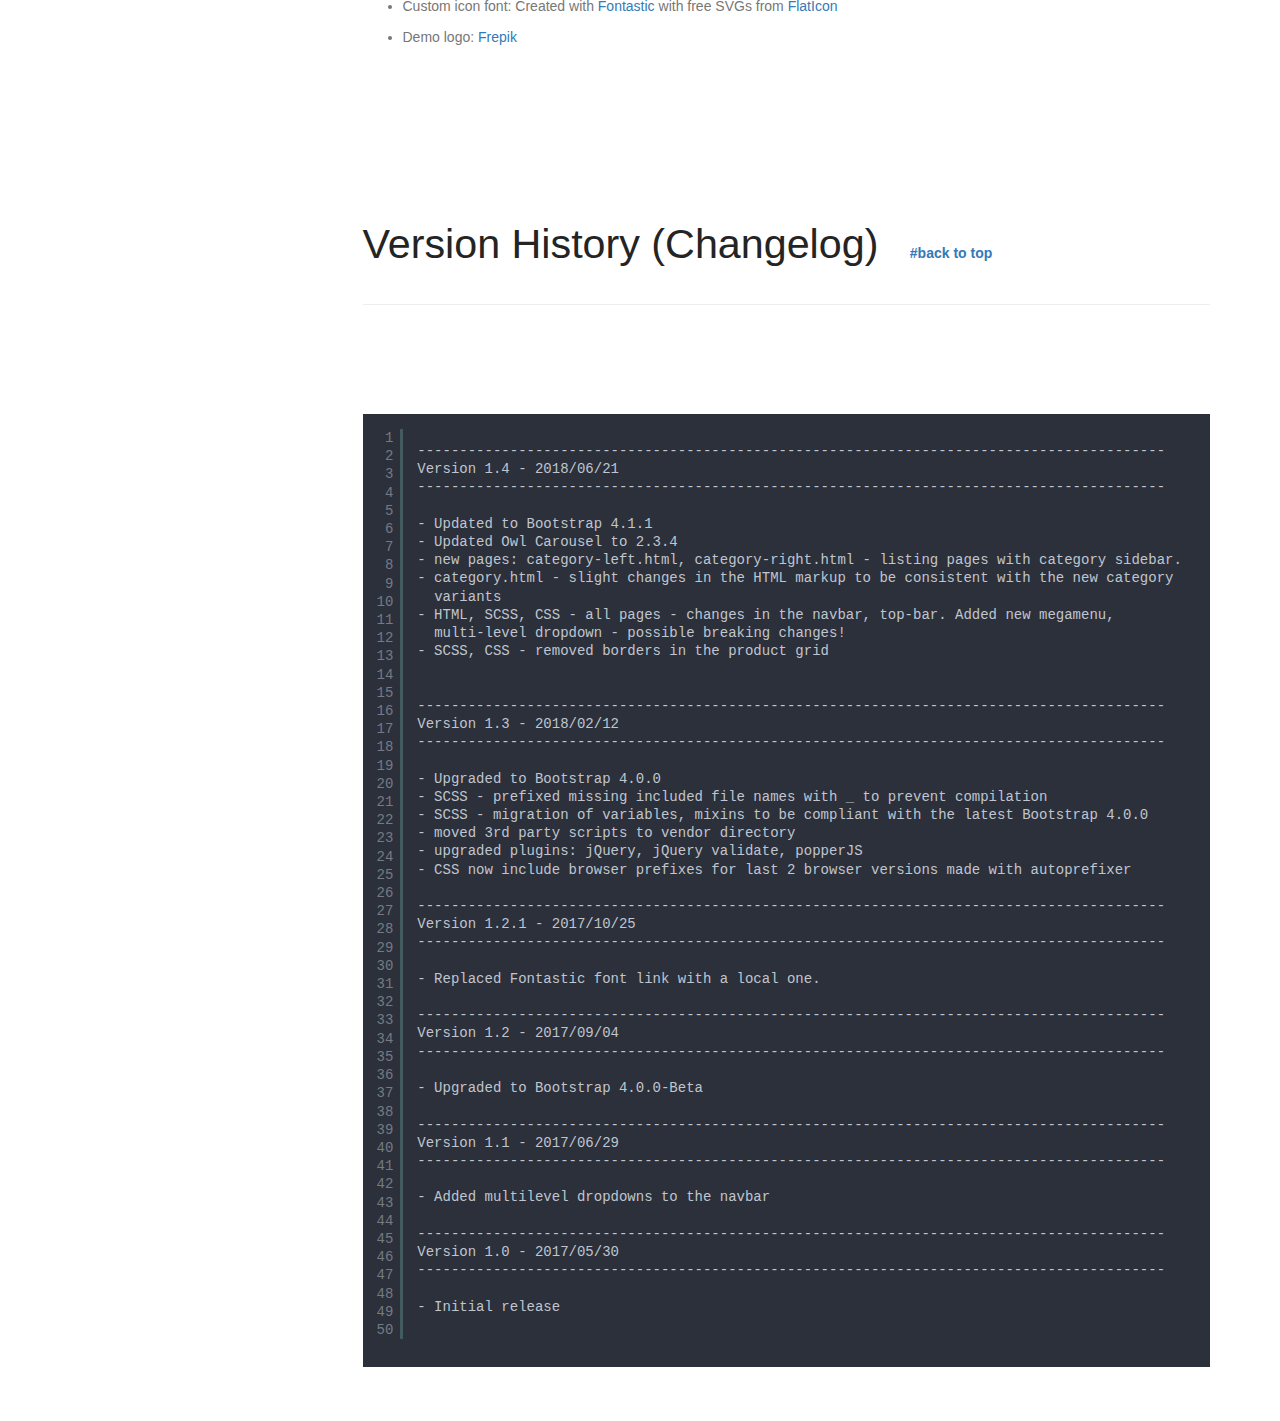
<file: distribution/docs/index.html>
<!DOCTYPE html>
<!--[if lt IE 7 ]><html class="ie ie6" lang="en"> <![endif]-->
<!--[if IE 7 ]><html class="ie ie7" lang="en"> <![endif]-->
<!--[if IE 8 ]><html class="ie ie8" lang="en"> <![endif]-->
<!--[if (gte IE 9)|!(IE)]><!-->
<html lang="en">
<!--<![endif]-->

<head>

    <meta charset="utf-8">
    <meta http-equiv="X-UA-Compatible" content="IE=edge">
    <meta name="viewport" content="width=device-width, initial-scale=1, maximum-scale=1">
    <meta name="description" content="">
    <meta name="author" content="">
    <meta name="keywords" content="">

    <title>Photo - Bootstrap 4 E-commerce template | Documentation by Ondrej Svestka</title>

    <link rel="stylesheet" type="text/css" href="fonts/font-awesome-4.3.0/css/font-awesome.min.css">
    <link rel="stylesheet" type="text/css" href="css/stroke.css">
    <link rel="stylesheet" type="text/css" href="css/bootstrap.css">
    <link rel="stylesheet" type="text/css" href="css/animate.css">
    <link rel="stylesheet" type="text/css" href="css/prettyPhoto.css">
    <link rel="stylesheet" type="text/css" href="css/style.css">

    <link rel="stylesheet" type="text/css" href="js/syntax-highlighter/styles/shCore.css" media="all">
    <link rel="stylesheet" type="text/css" href="js/syntax-highlighter/styles/shThemeRDark.css" media="all">

    <!-- CUSTOM -->
    <link rel="stylesheet" type="text/css" href="css/custom.css">

    <!-- HTML5 shim and Respond.js for IE8 support of HTML5 elements and media queries -->
    <!--[if lt IE 9]>
      <script src="https://oss.maxcdn.com/html5shiv/3.7.2/html5shiv.min.js"></script>
      <script src="https://oss.maxcdn.com/respond/1.4.2/respond.min.js"></script>
    <![endif]-->

</head>

<body>

    <div id="wrapper">
        <div class="container">
            <section class="section docs-heading" id="top">
                <div class="row">
                    <div class="col-md-12">
                        <div class="big-title text-center">
                            <h1>Photo - Bootstrap 4 E-commerce template</h1>

                            <p class="lead">Template version 1.4</p>
                        </div>
                        <!-- end title -->
                    </div>
                    <!-- end 12 -->
                </div>
                <!-- end row -->

                <hr />
            </section>
            <!-- end section -->

            <div class="row">
                <div class="col-md-3">
                    <nav class="docs-sidebar" data-offset-bottom="200" data-offset-top="300" data-spy="affix" role="navigation">
                        <ul class="nav">
                            <li><a href="#line1">Getting Started</a></li>
                            <li><a href="#line2">CSS</a></li>
                            <li><a href="#line3">SCSS</a></li>
                            <li><a href="#line4">JavaScript</a></li>
                            <li><a href="#line5">Google Maps</a></li>
                            <li><a href="#line6">Credits</a></li>
                            <li><a href="#line10">Version History (Changelog)</a></li>
                        </ul>
                    </nav>
                </div>

                <div class="col-md-9">
                    <section class="welcome">
                        <div class="row">
                            <div class="col-md-12 left-align">
                                <h2 class="dark-text">Introduction</h2>

                                <hr />
                                <div class="row">
                                    <div class="col-md-12 full">
                                        <div class="intro1">
                                            <ul>
                                                <li><strong>Item Name : </strong>Photo - Bootstrap 4 E-commerce template</li>
                                                <li><strong>Item Version : </strong> v 1.4</li>
                                                <li><strong>Author : </strong> <a href="https://ondrejsvestka.cz" target="_blank">Ondrej Svestka</a></li>
                                                <li><strong>Contact email : </strong> <a href="mailto:ahoj@ondrejsvestka.cz"
                                                        target="_blank">ahoj@ondrejsvestka.cz</a></li>
                                            </ul>
                                        </div>

                                        <hr />
                                        <div>
                                            <p>Hello,<br /> thank you for downloading. I hope you wil enjoy working with the
                                                template.
                                                <br /> You are entitled to get free lifetime updates to this product.</p>

                                            <p>This documentation is to help you with template&#39;s customization. Basic HTML
                                                and CSS knowledge is required to customize this template. You may learn basics
                                                <a href="http://www.w3schools.com/" target="_blank">here</a>, <a href="https://developer.mozilla.org/"
                                                    target="_blank">here</a> and <a href="http://learn.shayhowe.com/html-css/building-your-first-web-page/"
                                                    target="_blank">here</a>.</p>

                                            <h3>Requirements</h3>

                                            <p>You will need the following sofwares to customize this template.</p>

                                            <ol>
                                                <li>Code Editing Software (eg: Dreamweaver, Sublime Text, Visual Studio Code)</li>
                                                <li>Web Browser for testing (eg: Google Chrome or Mozilla Firefox)</li>
                                                <li>FTP Tool to upload files to Server (eg: <a href="https://filezilla-project.org/download.php?type=client"
                                                        target="_blank">FileZilla</a>)</li>
                                            </ol>
                                        </div>
                                    </div>
                                </div>
                                <!-- end row -->
                            </div>
                        </div>
                    </section>

                    <section class="section" id="line1">
                        <div class="row">
                            <div class="col-md-12 left-align">
                                <h2 class="dark-text">Getting started <a href="#top">#back to top</a></h2>

                                <hr />
                            </div>
                            <!-- end col -->
                        </div>
                        <!-- end row -->

                        <div class="row">
                            <div class="col-md-12">
                                <p>This template uses Bootstrap 4 CSS framework, a powerful tool to help you building great
                                    websites in a short time.</p>

                                <h3>Template&#39;s directory structure</h3>

                                <ul>
                                    <li><strong>HTML files</strong> - HTML files are located in the root folder. These are index.html,
                                        category.html, etc.</li>
                                    <li><code>/css</code> - <strong>CSS files</strong> including Bootstrap CSS, CSS for the components
                                        and main template stylesheets</li>
                                    <li><code>/custom-icons</code> - <strong>Custom icons list</strong> and sources</li>
                                    <li><code>/fonts</code> - Font Awesome icon font</li>
                                    <li><code>/img</code> - Images for demo purposes. Mostly replaced by placeholder images in
                                        the download archive.</li>
                                    <li><code>/js</code> - Javascript files</li>
                                    <li><code>/scss</code> - SCSS source files for easier customization</li>
                                </ul>
                            </div>
                            <!-- end col -->
                        </div>
                        <!-- end row -->
                    </section>
                    <!-- end section -->

                    <section class="section" id="line2">
                        <div class="row">
                            <div class="col-md-12 left-align">
                                <h2 class="dark-text">CSS <a href="#top">#back to top</a></h2>

                                <hr />
                            </div>
                            <!-- end col -->
                        </div>
                        <!-- end row -->

                        <h3>Switching colour variant</h3>

                        <p>The theme stylesheet is <code>css/style.default.css</code>. Colour variants are named accordingly,
                            to use a different colour variant, just replace link to the <code>style.default.css</code> with
                            e.g. <code>style.pink.css</code> in the <code>&lt;head&gt;</code> element in HTML files.</p>

                        <h3>Custom CSS code</h3>

                        <p>I suggest placing your changes and CSS declarations in <code>custom.css</code> file. This way, you
                            will keep your code separated and you can update the original template stylesheet if an updated
                            is released.</p>
                    </section>
                    <!-- end section -->

                    <section class="section" id="line3">
                        <div class="row">
                            <div class="col-md-12 left-align">
                                <h2 class="dark-text">SCSS <a href="#top">#back to top</a></h2>

                                <hr />
                            </div>
                            <!-- end col -->
                        </div>
                        <!-- end row -->

                        <h3>What is SASS and SCSS</h3>

                        <p>This template contains its SCSS source codes too. These can be very handy when you would want to
                            create your own custom colour variant, create a new button style and similar situations.</p>

                        <p>If you are completely new to SASS, check out <a href="http://sass-lang.com/install">their official website</a>                            and download a compiler for your OS. SASS uses a bit different syntax than CSS but you should
                            not have a problem working with it if you understand CSS.</p>

                        <h3>File structure</h3>

                        <p>The easies way to change theme colours, fonts and any CSS rules in general is by editing the SCSS
                            files.
                        </p>

                        <p>In the SCSS directory, there is a main file <code>style.default.scss</code> or its colour variants.
                            In these files, we just define which of the predefined colours will be used and the rest is done
                            by <code>core.scss</code> file. It takes control of all the necessary module includes. The modules
                            (blog, pages, etc.) are located in the modules subdirectory.</p>

                        <pre class="brush: text">
_core.scss (core file handling all the includes)
style.default.scss (main file) 
style.blue.scss (main file) 
style.green.scss (main file) 
style.pink.scss (main file) 
style.red.scss (main file) 
style.sea.scss (main file) 
style.violet.scss (main file) 
_theme.scss (main Bootstrap components based on settings in the variable file)

-- &lt;modules&gt; (includes all partials included in the main stylesheets - style.default.scss, etc.)

---- _general.scss - generic styling of the template -buttons, header, footer, sections..
---- _mixins-custom.scss - my custom mixins
---- _mixins.scss - Bootstrap 4 mixins (included from the mixins directory)
---- _variables-custom.scss - file based on the Bootstrap 4 variables file.
---- _blog-page.scss - styles for the blog pages
---- _cart-page.scss - styles for the shopping cart
---- _category-page.scss  - styles for the category listing
---- _contact-page.scss - styles for the contact page
---- _detail-page.scss - styles for the detail page
---- _demo.scss - styles for the demo purposes only

---- &lt;mixins&gt; (original Bootstrap 4 mixins)
                                      </pre>
                    </section>
                    <!-- end section -->

                    <section class="section" id="line4">
                        <div class="row">
                            <div class="col-md-12 left-align">
                                <h2 class="dark-text">JavaScript <a href="#top">#back to top</a></h2>

                                <hr />
                            </div>
                            <!-- end col -->
                        </div>
                        <!-- end row -->

                        <h3>Main JavaScript file</h3>

                        <p>Main template file is called <code>js/front.js</code> and takes care of the following tasks. Most
                            of them can be reconfigured there too.</p>

                        <ul>
                            <li>Affixing navbar</li>
                            <li>Form validation rules</li>
                            <li>Owl carousels initialization and settings</li>
                            <li>Google maps on the contact form</li>
                        </ul>
                    </section>
                    <!-- end section -->

                    <section class="section" id="line5">
                        <div class="row">
                            <div class="col-md-12 left-align">
                                <h2 class="dark-text">Google Maps <a href="#top">#back to top</a></h2>

                                <hr />
                            </div>
                            <!-- end col -->
                        </div>
                        <!-- end row -->

                        <h3>API key</h3>

                        <p>Provided Google API key is OK for localhost but will not work on production server. You will need
                            to generate your own API key at <a href="https://developers.google.com/maps/documentation/javascript/get-api-key">https://developers.google.com/maps/documentation/javascript/get-api-key</a>.</p>

                        <p>Replacing API key:</p>

                        <pre class="brush: html">
&lt;script src=&quot;https://maps.googleapis.com/maps/api/js?key=YOUR_API_KEY&quot;&gt;&lt;/script&gt;
                                      </pre>
                    </section>
                    <!-- end section -->
                    <section class="section" id="line6">
                        <div class="row">
                            <div class="col-md-12 left-align">
                                <h2 class="dark-text">Credits <a href="#top">#back to top</a></h2>

                                <hr />
                            </div>
                            <!-- end col -->
                        </div>
                        <!-- end row -->


                        <ul>
                            <li><a href="http://getbootstrap.com/" target="_blank">Bootstrap 4</a></li>
                            <li><a href="http://fontawesome.io/" target="_blank">Font Awesome icon font</a></li>
                            <li><a href="https://fonts.google.com/specimen/Abril+Fatface" target="_blank">Google Fonts Abril Fatface</a>&nbsp;
                                &amp;&nbsp;
                                <a href="https://fonts.google.com/specimen/Roboto">Roboto</a></li>
                            <li><a href="https://jqueryvalidation.org/">jQuery Validation plugin</a></li>
                            <li><a href="https://owlcarousel2.github.io/OwlCarousel2/index.html">Owl Carousel 2</a></li>
                            <li><a href="https://github.com/gijsroge/OwlCarousel2-Thumbs">Owl Carousel Thumbs</a></li>
                            <li><a href="https://refreshless.com/nouislider/">NoUI Slider</a></li>
                            <li>Custom icon font: Created with <a href="http://fontastic.me/">Fontastic</a>&nbsp;with free SVGs
                                from <a href="http://www.flaticon.com/">FlatIcon</a></li>
                            <li>Demo logo: <a href="http://www.freepik.com/free-vector/collection-of-photography-logos_831325.htm#term=camera logo&amp;page=1&amp;position=4">Frepik</a></li>
                        </ul>

                        <p>&nbsp;</p>
                    </section>
                    <!-- end section -->

                    <section class="section" id="line10">
                        <div class="row">
                            <div class="col-md-12 left-align">
                                <h2 class="dark-text">Version History (Changelog) <a href="#top">#back to top</a></h2>

                                <hr />
                            </div>
                            <!-- end col -->
                        </div>
                        <!-- end row -->

                        <div class="row">
                            <div class="col-md-12">
                                <p>&nbsp;</p>

                                <pre class="brush: html">

-----------------------------------------------------------------------------------------
Version 1.4 - 2018/06/21
-----------------------------------------------------------------------------------------

- Updated to Bootstrap 4.1.1
- Updated Owl Carousel to 2.3.4
- new pages: category-left.html, category-right.html - listing pages with category sidebar.
- category.html - slight changes in the HTML markup to be consistent with the new category
  variants
- HTML, SCSS, CSS - all pages - changes in the navbar, top-bar. Added new megamenu, 
  multi-level dropdown - possible breaking changes!
- SCSS, CSS - removed borders in the product grid


-----------------------------------------------------------------------------------------
Version 1.3 - 2018/02/12
-----------------------------------------------------------------------------------------

- Upgraded to Bootstrap 4.0.0
- SCSS - prefixed missing included file names with _ to prevent compilation
- SCSS - migration of variables, mixins to be compliant with the latest Bootstrap 4.0.0
- moved 3rd party scripts to vendor directory
- upgraded plugins: jQuery, jQuery validate, popperJS
- CSS now include browser prefixes for last 2 browser versions made with autoprefixer

-----------------------------------------------------------------------------------------
Version 1.2.1 - 2017/10/25
-----------------------------------------------------------------------------------------

- Replaced Fontastic font link with a local one.

-----------------------------------------------------------------------------------------
Version 1.2 - 2017/09/04
-----------------------------------------------------------------------------------------

- Upgraded to Bootstrap 4.0.0-Beta

-----------------------------------------------------------------------------------------
Version 1.1 - 2017/06/29
-----------------------------------------------------------------------------------------

- Added multilevel dropdowns to the navbar

-----------------------------------------------------------------------------------------
Version 1.0 - 2017/05/30
-----------------------------------------------------------------------------------------

- Initial release

                                        
                                      </pre>
                            </div>
                        </div>
                        <!-- end row -->
                    </section>
                    <!-- end section -->
                </div>
                <!-- // end .col -->
            </div>
            <!-- // end .row -->
        </div>
        <!-- // end container -->
    </div>
    <!-- end wrapper -->


    <script src="js/jquery.min.js"></script>
    <script src="js/bootstrap.min.js"></script>
    <script src="js/retina.js"></script>
    <script src="js/jquery.fitvids.js"></script>
    <script src="js/wow.js"></script>
    <script src="js/jquery.prettyPhoto.js"></script>

    <!-- CUSTOM PLUGINS -->
    <script src="js/custom.js"></script>
    <script src="js/main.js"></script>

    <script src="js/syntax-highlighter/scripts/shCore.js"></script>
    <script src="js/syntax-highlighter/scripts/shBrushXml.js"></script>
    <script src="js/syntax-highlighter/scripts/shBrushPlain.js"></script>
    <script src="js/syntax-highlighter/scripts/shBrushCss.js"></script>
    <script src="js/syntax-highlighter/scripts/shBrushJScript.js"></script>

</body>

</html>
</file>
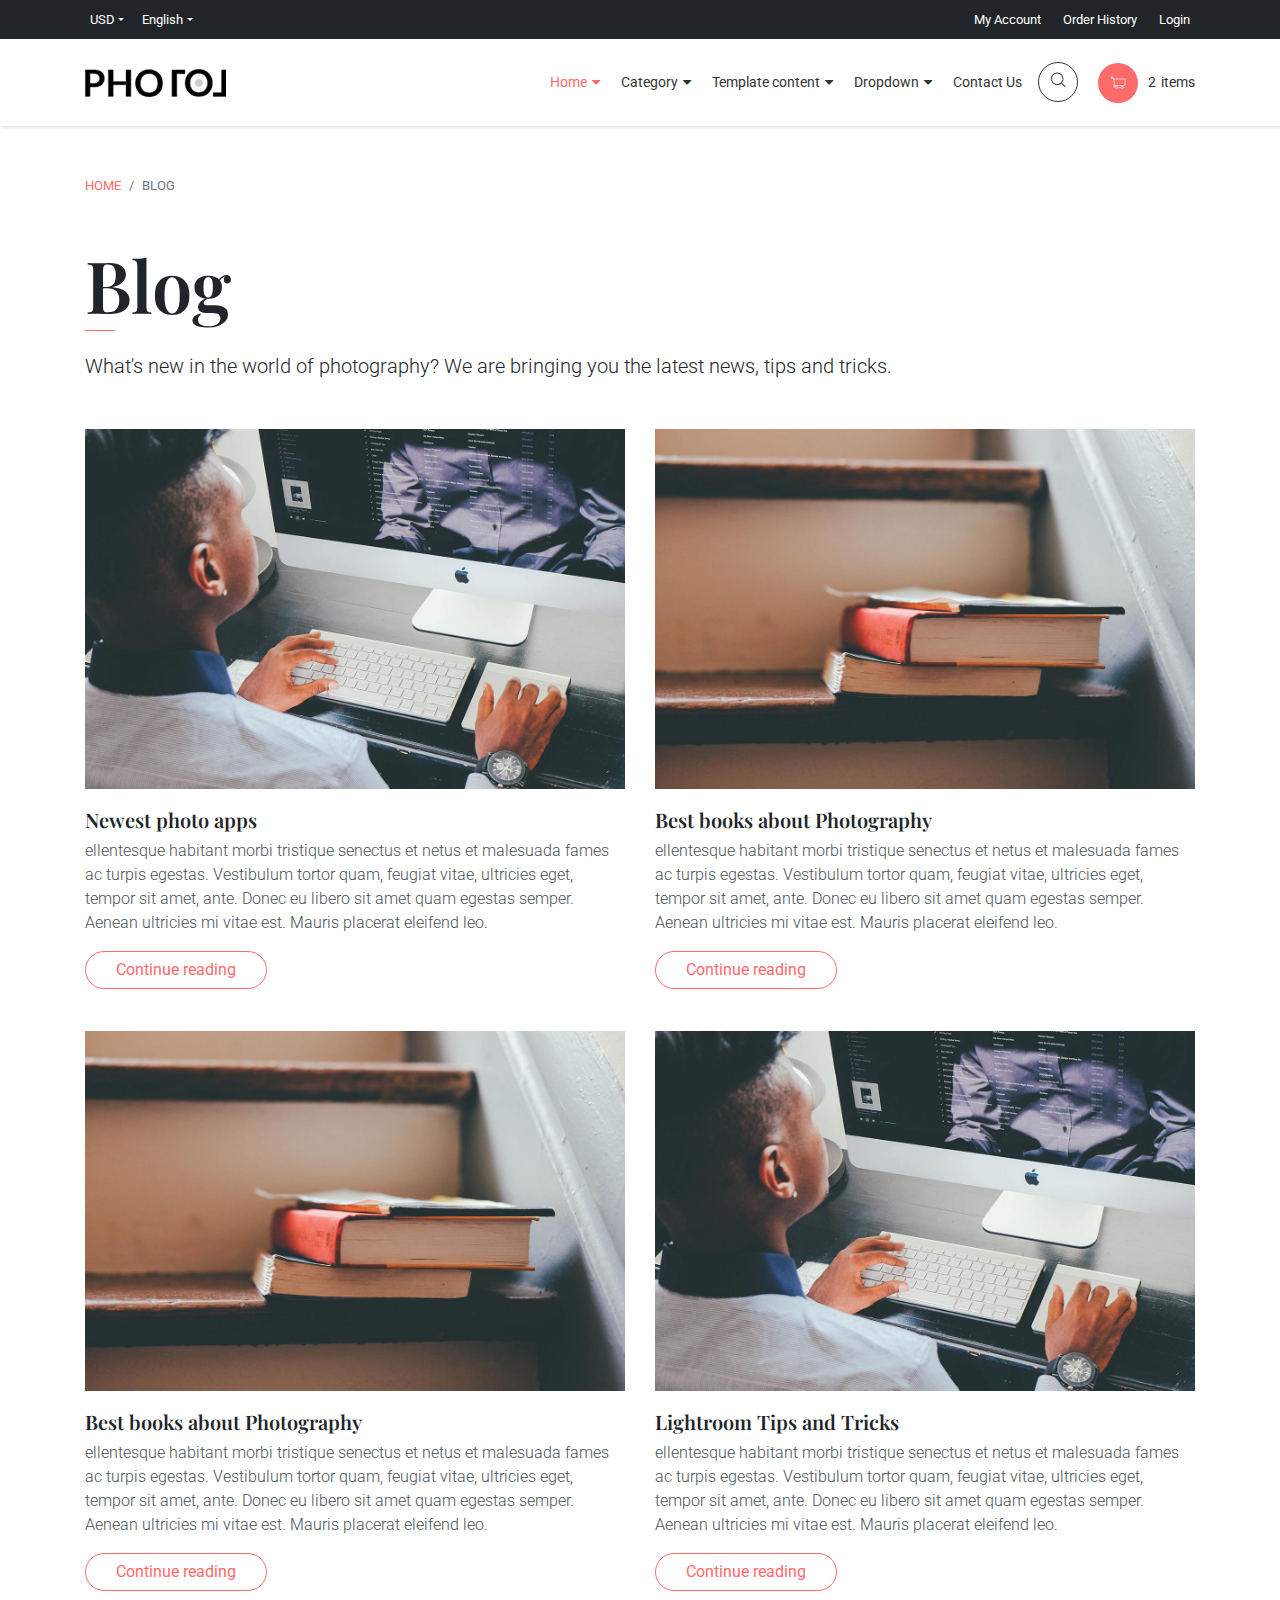
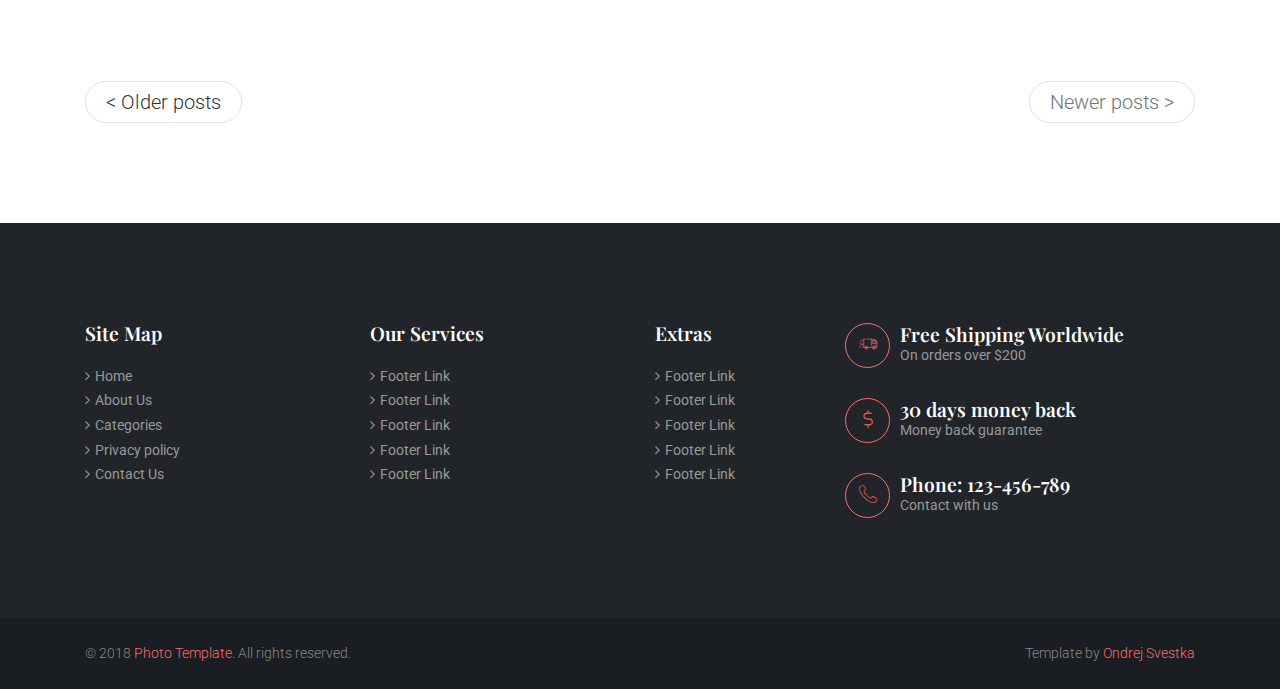
<file: distribution/blog.html>
<!DOCTYPE html>
<html>
  <head>
    <meta charset="utf-8">
    <meta http-equiv="X-UA-Compatible" content="IE=edge">
    <title>Photo - Bootstrap 4 E-commerce Template</title>
    <meta name="description" content="">
    <meta name="viewport" content="width=device-width, initial-scale=1">
    <meta name="robots" content="all,follow">
    <!-- Bootstrap CSS-->
    <link rel="stylesheet" href="vendor/bootstrap/css/bootstrap.min.css">
    <!-- Font Awesome CSS-->
    <link rel="stylesheet" href="vendor/font-awesome/css/font-awesome.min.css">
    <!-- Font icons-->
    <link rel="stylesheet" href="css/custom-icons.css">
    <!-- Google fonts - Roboto for copy, Playfair Display for headings-->
    <link rel="stylesheet" href="https://fonts.googleapis.com/css?family=Playfair+Display:400,400i,700">
    <link rel="stylesheet" href="https://fonts.googleapis.com/css?family=Roboto:300,400,400i,700">
    <!-- Owl Carousel-->
    <link rel="stylesheet" href="vendor/owl.carousel/assets/owl.carousel.min.css">
    <link rel="stylesheet" href="vendor/owl.carousel/assets/owl.theme.default.min.css">
    <!-- theme stylesheet-->
    <link rel="stylesheet" href="css/style.default.css" id="theme-stylesheet">
    <!-- Custom stylesheet - for your changes-->
    <link rel="stylesheet" href="css/custom.css">
    <!-- Favicon-->
    <link rel="shortcut icon" href="favicon.png">
    <!-- Tweaks for older IEs--><!--[if lt IE 9]>
        <script src="https://oss.maxcdn.com/html5shiv/3.7.2/html5shiv.min.js"></script>
        <script src="https://oss.maxcdn.com/respond/1.4.2/respond.min.js"></script><![endif]-->
  </head>
  <body>
    <!-- Top Bar -->
    <div class="top-bar d-none d-sm-block">
      <div class="container">
        <div class="row">
          <div class="col-sm-4 col-md-3">
            <ul class="list-inline d-flex flex-row">
              <li class="list-inline-item"> 
                <div class="dropdown"><a id="currency" href="#" data-toggle="dropdown" aria-haspopup="true" aria-expanded="false" class="dropdown-toggle">USD</a>
                  <div aria-labelledby="currency" class="dropdown-menu"><a href="#" class="dropdown-item">EUR</a><a href="#" class="dropdown-item">EGP</a><a href="#" class="dropdown-item">AUD</a></div>
                </div>
              </li>
              <li class="list-inline-item">
                <div class="dropdown"><a id="lang" href="#" data-toggle="dropdown" aria-haspopup="true" aria-expanded="false" class="dropdown-toggle">English</a>
                  <div aria-labelledby="lang" class="dropdown-menu"><a href="#" class="dropdown-item">French</a><a href="#" class="dropdown-item">Spanish</a><a href="#" class="dropdown-item">Arabic</a></div>
                </div>
              </li>
            </ul>
          </div>
          <div class="col-sm-8 col-md-9 text-right account-details">
            <ul class="list-inline">
              <li class="list-inline-item"> <a href="#">My Account</a></li>
              <li class="list-inline-item"><a href="#">Order History</a></li>
              <li class="list-inline-item"><a href="#">Login</a></li>
            </ul>
          </div>
        </div>
      </div>
    </div>
    <!-- Navbar -->
    <nav class="navbar navbar-expand-lg px-lg-0">
      <div class="container position-relative">
        <!-- Navbar Brand--><a href="index.html" class="navbar-brand"> <img src="img/logo.png" alt="logo"></a>
        <!-- Toggle Button-->
        <button type="button" data-toggle="collapse" data-target="#navbarSupportedContent" aria-controls="navbarSupportedContent" aria-expanded="false" aria-label="Toggle navigation" class="navbar-toggler navbar-toggler-right">Menu <i class="fa fa-bars"></i></button>
        <!-- Navbar Menu-->
        <div id="navbarSupportedContent" class="collapse navbar-collapse">
          <div class="navbar-nav ml-auto align-items-lg-center">
            <div class="nav-item dropdown active"><a id="navbarHome" data-target="#" href="index.html" data-toggle="dropdown" aria-haspopup="true" aria-expanded="false" class="nav-link">Home<i class="fa fa-caret-down"></i></a>
              <div aria-labelledby="navbarHome" class="dropdown-menu"><a href="index.html" class="dropdown-item">Homepage 1</a><a href="index2.html" class="dropdown-item">Homepage 2</a></div>
            </div>
            <div class="nav-item dropdown"><a id="navbarCategory" data-target="#" href="index.html" data-toggle="dropdown" aria-haspopup="true" aria-expanded="false" class="nav-link">Category<i class="fa fa-caret-down"></i></a>
              <div aria-labelledby="navbarCategory" class="dropdown-menu"><a href="category.html" class="dropdown-item">Full width</a><a href="category-left.html" class="dropdown-item">Left sidebar</a><a href="category-right.html" class="dropdown-item">Right sidebar</a></div>
            </div>
            <!-- Megamenu-->
            <div class="nav-item"><a href="#" data-toggle="dropdown" class="nav-link">Template content<i class="fa fa-caret-down"></i></a>
              <div class="dropdown-menu megamenu">
                <div class="row">
                  <div class="col-lg-4 d-none d-lg-block">
                    <div style="background: center center url('img/hero-bg-1.jpg') no-repeat;" class="w-100 h-100"></div>
                  </div>
                  <div class="col-lg-8">
                    <div class="row px-lg-3 py-lg-5">
                      <div class="col-lg-4">
                            <!-- Megamenu list-->
                            <h6 class="heading-line">Homepage</h6>
                            <ul class="megamenu-list list-unstyled">
                              <li class="megamenu-list-item"><a href="index.html" class="megamenu-list-link">Homepage 1   </a></li>
                              <li class="megamenu-list-item"><a href="index2.html" class="megamenu-list-link">Homepage 2   </a></li>
                            </ul>
                            <!-- Megamenu list-->
                            <h6 class="heading-line">Shop</h6>
                            <ul class="megamenu-list list-unstyled">
                              <li class="megamenu-list-item"><a href="category.html" class="megamenu-list-link">Category - full width   </a></li>
                              <li class="megamenu-list-item"><a href="category-right.html" class="megamenu-list-link">Category - right sidebar   </a></li>
                              <li class="megamenu-list-item"><a href="category-left.html" class="megamenu-list-link">Category - left sidebar   </a></li>
                              <li class="megamenu-list-item"><a href="detail.html" class="megamenu-list-link">Product detail   </a></li>
                            </ul>
                      </div>
                      <div class="col-lg-4">
                            <!-- Megamenu list-->
                            <h6 class="heading-line">Order process</h6>
                            <ul class="megamenu-list list-unstyled">
                              <li class="megamenu-list-item"><a href="cart.html" class="megamenu-list-link">Shopping cart + checkout   </a></li>
                            </ul>
                            <!-- Megamenu list-->
                            <h6 class="heading-line">Blog</h6>
                            <ul class="megamenu-list list-unstyled">
                              <li class="megamenu-list-item"><a href="blog.html" class="megamenu-list-link">Blog   </a></li>
                              <li class="megamenu-list-item"><a href="post.html" class="megamenu-list-link">Post   </a></li>
                            </ul>
                            <!-- Megamenu list-->
                            <h6 class="heading-line">Pages</h6>
                            <ul class="megamenu-list list-unstyled">
                              <li class="megamenu-list-item"><a href="text.html" class="megamenu-list-link">Text page   </a></li>
                              <li class="megamenu-list-item"><a href="contact.html" class="megamenu-list-link">Contact   </a></li>
                            </ul>
                      </div>
                      <div class="col-lg-4">
                            <!-- Megamenu list-->
                            <h6 class="heading-line">Some more links</h6>
                            <ul class="megamenu-list list-unstyled">
                              <li class="megamenu-list-item"><a href="#" class="megamenu-list-link">Lorem   </a></li>
                              <li class="megamenu-list-item"><a href="##" class="megamenu-list-link">Ipsum dolor   </a></li>
                              <li class="megamenu-list-item"><a href="###" class="megamenu-list-link">Sit amet   </a></li>
                              <li class="megamenu-list-item"><a href="####" class="megamenu-list-link">Lorem   </a></li>
                              <li class="megamenu-list-item"><a href="#####" class="megamenu-list-link">Ipsum dolor   </a></li>
                              <li class="megamenu-list-item"><a href="######" class="megamenu-list-link">Sit amet   </a></li>
                            </ul>
                      </div>
                    </div>
                  </div>
                </div>
              </div>
            </div>
            <!-- /Megamenu end    -->
            <!-- Multi level dropdown    -->
            <div class="nav-item dropdown"><a id="navbarDropdownMenuLink" href="http://example.com" data-toggle="dropdown" aria-haspopup="true" aria-expanded="false" class="nav-link">Dropdown<i class="fa fa-caret-down"></i></a>
              <div aria-labelledby="navbarDropdownMenuLink" class="dropdown-menu"><a href="#" class="dropdown-item">Action</a><a href="#" class="dropdown-item">Another action</a>
                <div class="dropdown-submenu"><a id="navbarDropdownMenuLink2" href="http://example.com" data-toggle="dropdown" aria-haspopup="true" aria-expanded="false" class="dropdown-item">Multilevel dropdown<i class="fa fa-caret-down"></i></a>
                  <div aria-labelledby="navbarDropdownMenuLink2" class="dropdown-menu"><a href="#" class="dropdown-item">Action</a>
                    <div class="dropdown-submenu"><a id="navbarDropdownMenuLink3" href="http://example.com" data-toggle="dropdown" aria-haspopup="true" aria-expanded="false" class="dropdown-item">
                         
                        Another action<i class="fa fa-caret-down"></i></a>
                      <div aria-labelledby="navbarDropdownMenuLink3" class="dropdown-menu"><a href="#" class="dropdown-item">Action</a><a href="#" class="dropdown-item">Action</a><a href="#" class="dropdown-item">Action</a><a href="#" class="dropdown-item">Action</a></div>
                    </div><a href="#" class="dropdown-item">Something else here</a>
                  </div>
                </div>
              </div>
            </div>
            <!-- Multi level dropdown end      -->
            <div class="nav-item"><a href="contact.html" class="nav-link">Contact Us</a></div>
            <div class="nav-item">
              <ul class="list-inline">
                <li class="list-inline-item"><a id="search" href="#" class="nav-link">
                    <div class="icon search"><i class="icon-magnifying-glass"></i></div></a></li>
                <li class="list-inline-item"><a href="cart.html" class="nav-link">
                    <div class="icon cart"><i class="icon-cart"></i></div><span class="d-md-none d-lg-inline"><span class="no">2</span>items</span></a></li>
              </ul>
            </div>
          </div>
        </div>
      </div>
    </nav>
    <!-- Breadcrumb -->
    <div class="container">
      <ol class="breadcrumb">
        <li class="breadcrumb-item text-uppercase"> <a href="index.html" class="text-primary">Home</a></li>
        <li class="breadcrumb-item active text-uppercase">Blog</li>
      </ol>
    </div>
    <section class="p-t-small">
      <div class="container">
        <header class="mb-5">
          <h1 class="heading-line">Blog</h1>
          <p class="lead">What's new in the world of photography? We are bringing you the latest news, tips and tricks.</p>
        </header>
        <div class="row">
          <div class="col-sm-6">
            <div class="post-item">
              <div class="image"><a href="post.html"><img src="img/blog1.jpg" alt="" class="img-fluid"></a></div>
              <h4><a href="post.html">Newest photo apps</a></h4>
              <p class="intro">ellentesque habitant morbi tristique senectus et netus et malesuada fames ac turpis egestas. Vestibulum tortor quam, feugiat vitae, ultricies eget, tempor sit amet, ante. Donec eu libero sit amet quam egestas semper. Aenean ultricies mi vitae est. Mauris placerat eleifend leo.</p>
              <p class="read-more"><a href="post.html" class="btn btn-unique-outline">Continue reading</a></p>
            </div>
          </div>
          <div class="col-sm-6">
            <div class="post-item">
              <div class="image"><a href="post.html"><img src="img/blog2.jpg" alt="" class="img-fluid"></a></div>
              <h4><a href="post.html">Best books about Photography</a></h4>
              <p class="intro">ellentesque habitant morbi tristique senectus et netus et malesuada fames ac turpis egestas. Vestibulum tortor quam, feugiat vitae, ultricies eget, tempor sit amet, ante. Donec eu libero sit amet quam egestas semper. Aenean ultricies mi vitae est. Mauris placerat eleifend leo.</p>
              <p class="read-more"><a href="post.html" class="btn btn-unique-outline">Continue reading</a></p>
            </div>
          </div>
          <div class="col-sm-6">
            <div class="post-item">
              <div class="image"><a href="post.html"><img src="img/blog2.jpg" alt="" class="img-fluid"></a></div>
              <h4><a href="post.html">Best books about Photography</a></h4>
              <p class="intro">ellentesque habitant morbi tristique senectus et netus et malesuada fames ac turpis egestas. Vestibulum tortor quam, feugiat vitae, ultricies eget, tempor sit amet, ante. Donec eu libero sit amet quam egestas semper. Aenean ultricies mi vitae est. Mauris placerat eleifend leo.</p>
              <p class="read-more"><a href="post.html" class="btn btn-unique-outline">Continue reading</a></p>
            </div>
          </div>
          <div class="col-sm-6">
            <div class="post-item">
              <div class="image"><a href="post.html"><img src="img/blog1.jpg" alt="" class="img-fluid"></a></div>
              <h4><a href="post.html">Lightroom Tips and Tricks</a></h4>
              <p class="intro">ellentesque habitant morbi tristique senectus et netus et malesuada fames ac turpis egestas. Vestibulum tortor quam, feugiat vitae, ultricies eget, tempor sit amet, ante. Donec eu libero sit amet quam egestas semper. Aenean ultricies mi vitae est. Mauris placerat eleifend leo.</p>
              <p class="read-more"><a href="post.html" class="btn btn-unique-outline">Continue reading</a></p>
            </div>
          </div>
        </div>
        <!-- Pagination -->
        <div class="pagination pagination-custom mt-5">
          <nav aria-label="...">
            <ul class="pagination pagination-lg d-flex justify-content-between">
              <li class="page-item"><a href="#" class="page-link">&lt; Older posts</a></li>
              <li class="page-item disabled"><a href="#" tabindex="-1" class="page-link">Newer posts  &gt;                                   </a></li>
            </ul>
          </nav>
        </div>
      </div>
    </section>
    <!-- Search Panel-->
    <div class="search-overlay">
      <div class="search-inner d-flex justify-content-center align-items-center">
        <div class="search-close"><i class="icon-close"></i></div>
        <div class="container">
          <div class="form-holder">
            <form class="d-flex">
              <input type="search" placeholder="What are you looking for...">
              <button type="submit" class="search text-primary text-uppercase">Search</button>
            </form>
          </div>
        </div>
      </div>
    </div>
    <!-- Footer-->
    <footer class="main-footer">
      <div class="page-links">
        <div class="container">
          <div class="row">
            <div class="col-lg-3 col-sm-6">
              <h3>Site Map</h3>
              <ul class="list-unstyled">
                <li> <a href="#">Home</a></li>
                <li> <a href="#">About Us</a></li>
                <li> <a href="#">Categories</a></li>
                <li> <a href="#">Privacy policy</a></li>
                <li> <a href="#">Contact Us</a></li>
              </ul>
            </div>
            <div class="col-lg-3 col-sm-6">
              <h3>Our Services</h3>
              <ul class="list-unstyled">
                <li> <a href="#">Footer Link</a></li>
                <li> <a href="#">Footer Link</a></li>
                <li> <a href="#">Footer Link</a></li>
                <li> <a href="#">Footer Link</a></li>
                <li> <a href="#">Footer Link</a></li>
              </ul>
            </div>
            <div class="col-lg-2 col-sm-6">
              <h3>Extras</h3>
              <ul class="list-unstyled">
                <li> <a href="#">Footer Link</a></li>
                <li> <a href="#">Footer Link</a></li>
                <li> <a href="#">Footer Link</a></li>
                <li> <a href="#">Footer Link</a></li>
                <li> <a href="#">Footer Link</a></li>
              </ul>
            </div>
            <div class="col-lg-4 col-sm-6 details js-pull">
              <ul class="list-unstyled">
                <li class="d-flex align-items-center">
                  <div class="icon"><i class="icon-delivery-truck"></i></div>
                  <div class="text"> 
                    <h3>Free Shipping Worldwide</h3>
                    <p>On orders over $200</p>
                  </div>
                </li>
                <li class="d-flex align-items-center">
                  <div class="icon"><i class="icon-dollar-symbol"></i></div>
                  <div class="text"> 
                    <h3>30 days money back</h3>
                    <p>Money back guarantee</p>
                  </div>
                </li>
                <li class="d-flex align-items-center">
                  <div class="icon"><i class="icon-phone-call"></i></div>
                  <div class="text"> 
                    <h3>Phone: 123-456-789</h3>
                    <p>Contact with us</p>
                  </div>
                </li>
              </ul>
            </div>
          </div>
        </div>
      </div>
      <div class="copyrights">
        <div class="container">
          <div class="row">
            <div class="col-sm-6">
              <p>&copy; 2018 <span class="text-primary">Photo Template. </span>All rights reserved.</p>
            </div>
            <div class="col-sm-6 text-right">
              <p>Template by <a href="https://ondrejsvestka.cz" target="_blank">Ondrej Svestka</a></p>
            </div>
          </div>
        </div>
      </div>
    </footer>
    <!-- JavaScript files-->
    <script src="vendor/jquery/jquery.min.js"></script>
    <script src="vendor/popper.js/umd/popper.min.js"> </script>
    <script src="vendor/bootstrap/js/bootstrap.min.js"></script>
    <script src="vendor/jquery.cookie/jquery.cookie.js"> </script>
    <script src="vendor/owl.carousel/owl.carousel.min.js"></script>
    <script src="vendor/owl.carousel2.thumbs/owl.carousel2.thumbs.min.js"></script>
    <script src="vendor/jquery-validation/jquery.validate.min.js"></script>
    <script src="js/front.js"></script>
  </body>
</html>
</file>
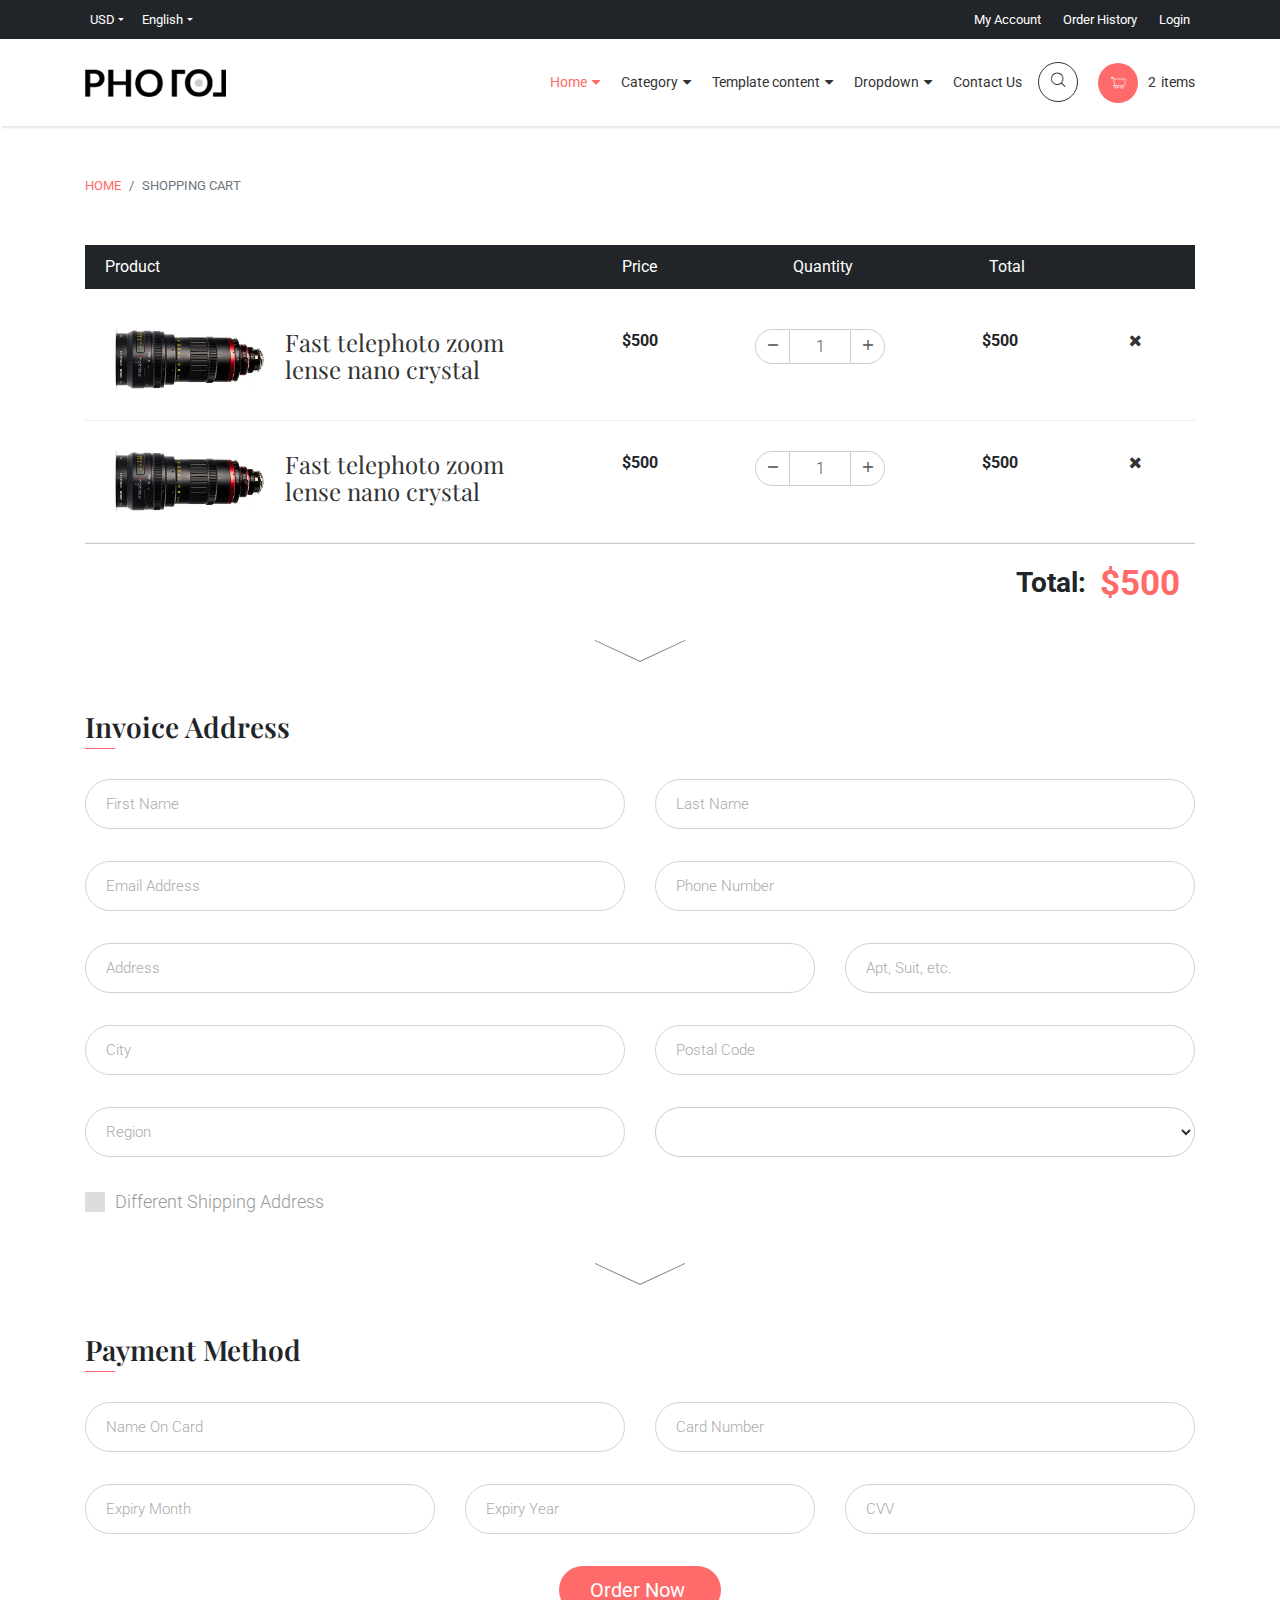
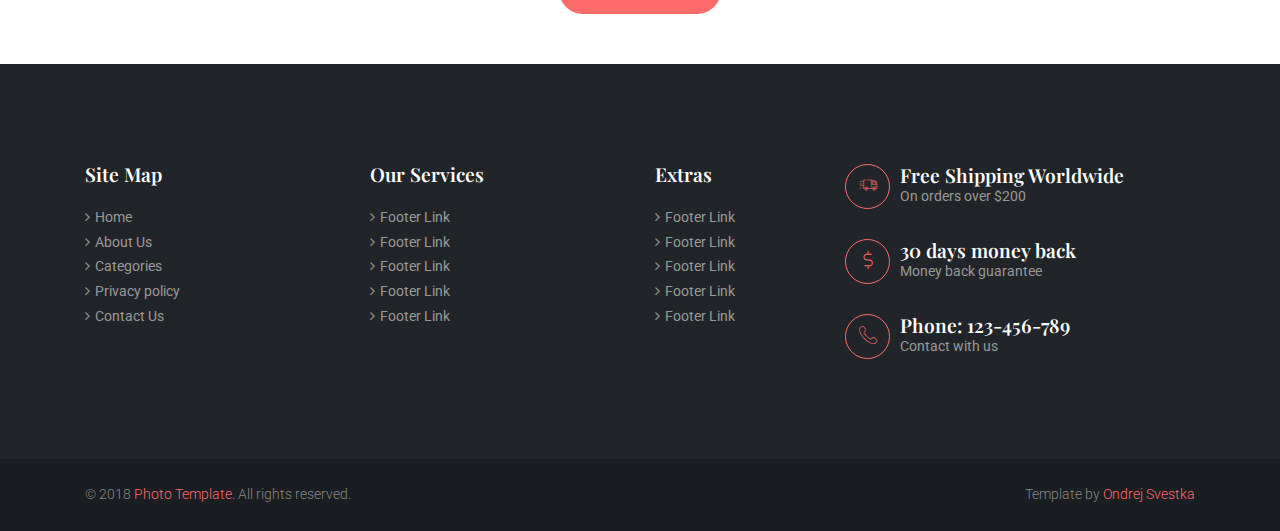
<file: distribution/cart.html>
<!DOCTYPE html>
<html>
  <head>
    <meta charset="utf-8">
    <meta http-equiv="X-UA-Compatible" content="IE=edge">
    <title>Photo - Bootstrap 4 E-commerce Template</title>
    <meta name="description" content="">
    <meta name="viewport" content="width=device-width, initial-scale=1">
    <meta name="robots" content="all,follow">
    <!-- Bootstrap CSS-->
    <link rel="stylesheet" href="vendor/bootstrap/css/bootstrap.min.css">
    <!-- Font Awesome CSS-->
    <link rel="stylesheet" href="vendor/font-awesome/css/font-awesome.min.css">
    <!-- Font icons-->
    <link rel="stylesheet" href="css/custom-icons.css">
    <!-- Google fonts - Roboto for copy, Playfair Display for headings-->
    <link rel="stylesheet" href="https://fonts.googleapis.com/css?family=Playfair+Display:400,400i,700">
    <link rel="stylesheet" href="https://fonts.googleapis.com/css?family=Roboto:300,400,400i,700">
    <!-- Owl Carousel-->
    <link rel="stylesheet" href="vendor/owl.carousel/assets/owl.carousel.min.css">
    <link rel="stylesheet" href="vendor/owl.carousel/assets/owl.theme.default.min.css">
    <!-- theme stylesheet-->
    <link rel="stylesheet" href="css/style.default.css" id="theme-stylesheet">
    <!-- Custom stylesheet - for your changes-->
    <link rel="stylesheet" href="css/custom.css">
    <!-- Favicon-->
    <link rel="shortcut icon" href="favicon.png">
    <!-- Tweaks for older IEs--><!--[if lt IE 9]>
        <script src="https://oss.maxcdn.com/html5shiv/3.7.2/html5shiv.min.js"></script>
        <script src="https://oss.maxcdn.com/respond/1.4.2/respond.min.js"></script><![endif]-->
  </head>
  <body>
    <!-- Top Bar -->
    <div class="top-bar d-none d-sm-block">
      <div class="container">
        <div class="row">
          <div class="col-sm-4 col-md-3">
            <ul class="list-inline d-flex flex-row">
              <li class="list-inline-item"> 
                <div class="dropdown"><a id="currency" href="#" data-toggle="dropdown" aria-haspopup="true" aria-expanded="false" class="dropdown-toggle">USD</a>
                  <div aria-labelledby="currency" class="dropdown-menu"><a href="#" class="dropdown-item">EUR</a><a href="#" class="dropdown-item">EGP</a><a href="#" class="dropdown-item">AUD</a></div>
                </div>
              </li>
              <li class="list-inline-item">
                <div class="dropdown"><a id="lang" href="#" data-toggle="dropdown" aria-haspopup="true" aria-expanded="false" class="dropdown-toggle">English</a>
                  <div aria-labelledby="lang" class="dropdown-menu"><a href="#" class="dropdown-item">French</a><a href="#" class="dropdown-item">Spanish</a><a href="#" class="dropdown-item">Arabic</a></div>
                </div>
              </li>
            </ul>
          </div>
          <div class="col-sm-8 col-md-9 text-right account-details">
            <ul class="list-inline">
              <li class="list-inline-item"> <a href="#">My Account</a></li>
              <li class="list-inline-item"><a href="#">Order History</a></li>
              <li class="list-inline-item"><a href="#">Login</a></li>
            </ul>
          </div>
        </div>
      </div>
    </div>
    <!-- Navbar -->
    <nav class="navbar navbar-expand-lg px-lg-0">
      <div class="container position-relative">
        <!-- Navbar Brand--><a href="index.html" class="navbar-brand"> <img src="img/logo.png" alt="logo"></a>
        <!-- Toggle Button-->
        <button type="button" data-toggle="collapse" data-target="#navbarSupportedContent" aria-controls="navbarSupportedContent" aria-expanded="false" aria-label="Toggle navigation" class="navbar-toggler navbar-toggler-right">Menu <i class="fa fa-bars"></i></button>
        <!-- Navbar Menu-->
        <div id="navbarSupportedContent" class="collapse navbar-collapse">
          <div class="navbar-nav ml-auto align-items-lg-center">
            <div class="nav-item dropdown active"><a id="navbarHome" data-target="#" href="index.html" data-toggle="dropdown" aria-haspopup="true" aria-expanded="false" class="nav-link">Home<i class="fa fa-caret-down"></i></a>
              <div aria-labelledby="navbarHome" class="dropdown-menu"><a href="index.html" class="dropdown-item">Homepage 1</a><a href="index2.html" class="dropdown-item">Homepage 2</a></div>
            </div>
            <div class="nav-item dropdown"><a id="navbarCategory" data-target="#" href="index.html" data-toggle="dropdown" aria-haspopup="true" aria-expanded="false" class="nav-link">Category<i class="fa fa-caret-down"></i></a>
              <div aria-labelledby="navbarCategory" class="dropdown-menu"><a href="category.html" class="dropdown-item">Full width</a><a href="category-left.html" class="dropdown-item">Left sidebar</a><a href="category-right.html" class="dropdown-item">Right sidebar</a></div>
            </div>
            <!-- Megamenu-->
            <div class="nav-item"><a href="#" data-toggle="dropdown" class="nav-link">Template content<i class="fa fa-caret-down"></i></a>
              <div class="dropdown-menu megamenu">
                <div class="row">
                  <div class="col-lg-4 d-none d-lg-block">
                    <div style="background: center center url('img/hero-bg-1.jpg') no-repeat;" class="w-100 h-100"></div>
                  </div>
                  <div class="col-lg-8">
                    <div class="row px-lg-3 py-lg-5">
                      <div class="col-lg-4">
                            <!-- Megamenu list-->
                            <h6 class="heading-line">Homepage</h6>
                            <ul class="megamenu-list list-unstyled">
                              <li class="megamenu-list-item"><a href="index.html" class="megamenu-list-link">Homepage 1   </a></li>
                              <li class="megamenu-list-item"><a href="index2.html" class="megamenu-list-link">Homepage 2   </a></li>
                            </ul>
                            <!-- Megamenu list-->
                            <h6 class="heading-line">Shop</h6>
                            <ul class="megamenu-list list-unstyled">
                              <li class="megamenu-list-item"><a href="category.html" class="megamenu-list-link">Category - full width   </a></li>
                              <li class="megamenu-list-item"><a href="category-right.html" class="megamenu-list-link">Category - right sidebar   </a></li>
                              <li class="megamenu-list-item"><a href="category-left.html" class="megamenu-list-link">Category - left sidebar   </a></li>
                              <li class="megamenu-list-item"><a href="detail.html" class="megamenu-list-link">Product detail   </a></li>
                            </ul>
                      </div>
                      <div class="col-lg-4">
                            <!-- Megamenu list-->
                            <h6 class="heading-line">Order process</h6>
                            <ul class="megamenu-list list-unstyled">
                              <li class="megamenu-list-item"><a href="cart.html" class="megamenu-list-link">Shopping cart + checkout   </a></li>
                            </ul>
                            <!-- Megamenu list-->
                            <h6 class="heading-line">Blog</h6>
                            <ul class="megamenu-list list-unstyled">
                              <li class="megamenu-list-item"><a href="blog.html" class="megamenu-list-link">Blog   </a></li>
                              <li class="megamenu-list-item"><a href="post.html" class="megamenu-list-link">Post   </a></li>
                            </ul>
                            <!-- Megamenu list-->
                            <h6 class="heading-line">Pages</h6>
                            <ul class="megamenu-list list-unstyled">
                              <li class="megamenu-list-item"><a href="text.html" class="megamenu-list-link">Text page   </a></li>
                              <li class="megamenu-list-item"><a href="contact.html" class="megamenu-list-link">Contact   </a></li>
                            </ul>
                      </div>
                      <div class="col-lg-4">
                            <!-- Megamenu list-->
                            <h6 class="heading-line">Some more links</h6>
                            <ul class="megamenu-list list-unstyled">
                              <li class="megamenu-list-item"><a href="#" class="megamenu-list-link">Lorem   </a></li>
                              <li class="megamenu-list-item"><a href="##" class="megamenu-list-link">Ipsum dolor   </a></li>
                              <li class="megamenu-list-item"><a href="###" class="megamenu-list-link">Sit amet   </a></li>
                              <li class="megamenu-list-item"><a href="####" class="megamenu-list-link">Lorem   </a></li>
                              <li class="megamenu-list-item"><a href="#####" class="megamenu-list-link">Ipsum dolor   </a></li>
                              <li class="megamenu-list-item"><a href="######" class="megamenu-list-link">Sit amet   </a></li>
                            </ul>
                      </div>
                    </div>
                  </div>
                </div>
              </div>
            </div>
            <!-- /Megamenu end    -->
            <!-- Multi level dropdown    -->
            <div class="nav-item dropdown"><a id="navbarDropdownMenuLink" href="http://example.com" data-toggle="dropdown" aria-haspopup="true" aria-expanded="false" class="nav-link">Dropdown<i class="fa fa-caret-down"></i></a>
              <div aria-labelledby="navbarDropdownMenuLink" class="dropdown-menu"><a href="#" class="dropdown-item">Action</a><a href="#" class="dropdown-item">Another action</a>
                <div class="dropdown-submenu"><a id="navbarDropdownMenuLink2" href="http://example.com" data-toggle="dropdown" aria-haspopup="true" aria-expanded="false" class="dropdown-item">Multilevel dropdown<i class="fa fa-caret-down"></i></a>
                  <div aria-labelledby="navbarDropdownMenuLink2" class="dropdown-menu"><a href="#" class="dropdown-item">Action</a>
                    <div class="dropdown-submenu"><a id="navbarDropdownMenuLink3" href="http://example.com" data-toggle="dropdown" aria-haspopup="true" aria-expanded="false" class="dropdown-item">
                         
                        Another action<i class="fa fa-caret-down"></i></a>
                      <div aria-labelledby="navbarDropdownMenuLink3" class="dropdown-menu"><a href="#" class="dropdown-item">Action</a><a href="#" class="dropdown-item">Action</a><a href="#" class="dropdown-item">Action</a><a href="#" class="dropdown-item">Action</a></div>
                    </div><a href="#" class="dropdown-item">Something else here</a>
                  </div>
                </div>
              </div>
            </div>
            <!-- Multi level dropdown end      -->
            <div class="nav-item"><a href="contact.html" class="nav-link">Contact Us</a></div>
            <div class="nav-item">
              <ul class="list-inline">
                <li class="list-inline-item"><a id="search" href="#" class="nav-link">
                    <div class="icon search"><i class="icon-magnifying-glass"></i></div></a></li>
                <li class="list-inline-item"><a href="cart.html" class="nav-link">
                    <div class="icon cart"><i class="icon-cart"></i></div><span class="d-md-none d-lg-inline"><span class="no">2</span>items</span></a></li>
              </ul>
            </div>
          </div>
        </div>
      </div>
    </nav>
    <div class="cart-page">
      <!-- Breadcrumb -->
      <div class="container">
        <ol class="breadcrumb">
          <li class="breadcrumb-item text-uppercase"> <a href="index.html" class="text-primary">Home</a></li>
          <li class="breadcrumb-item active text-uppercase">Shopping Cart</li>
        </ol>
      </div>
      <!-- Shopping Cart Section-->
      <section class="cart">
        <div class="container">
          <div class="cart-holder">
            <div class="cart-heading text-center">
              <div class="row">
                <div class="col-5 text-left">Product</div>
                <div class="col-2">Price</div>
                <div class="col-2">Quantity</div>
                <div class="col-2">Total</div>
                <div class="col-1"></div>
              </div>
            </div>
            <div class="cart-body text-center">
              <div class="row cart-item">
                <div class="col-5">
                  <div class="product-overview text-left d-flex"><a href="detail.html" class="product-img"><img src="img/cart-item.jpg" alt="product" class="img-fluid"></a>
                    <div class="product-details"><a href="detail.html">
                        <h3 class="h4">Fast telephoto zoom lense nano crystal</h3></a></div>
                  </div>
                </div>
                <div class="col-2"><strong>$500</strong></div>
                <div class="col-2">
                  <div class="product-quantity d-flex align-items-center justify-content-center">
                    <div class="minus-btn"><i class="icon-android-remove"></i></div>
                    <input type="text" value="1" class="quantity">
                    <div class="plus-btn"><i class="icon-android-add"></i></div>
                  </div>
                </div>
                <div class="col-2"><strong>$500</strong></div>
                <div class="col-1"><a href="#"><i class="fa fa-close"></i></a></div>
              </div>
              <div class="row cart-item">
                <div class="col-5">
                  <div class="product-overview text-left d-flex"><a href="detail.html" class="product-img"><img src="img/cart-item.jpg" alt="product" class="img-fluid"></a>
                    <div class="product-details"><a href="detail.html">
                        <h3 class="h4">Fast telephoto zoom lense nano crystal</h3></a></div>
                  </div>
                </div>
                <div class="col-2"><strong>$500</strong></div>
                <div class="col-2">
                  <div class="product-quantity d-flex align-items-center justify-content-center">
                    <div class="minus-btn"><i class="icon-android-remove"></i></div>
                    <input type="text" value="1" class="quantity">
                    <div class="plus-btn"><i class="icon-android-add"></i></div>
                  </div>
                </div>
                <div class="col-2"><strong>$500</strong></div>
                <div class="col-1"><a href="#"><i class="fa fa-close"></i></a></div>
              </div>
            </div>
          </div>
          <div class="total-price text-right">
            <div class="container">
              <div class="d-flex justify-content-end align-items-center"><span class="h3">Total: &nbsp;</span><strong class="h2 text-primary">$500</strong></div>
            </div>
          </div>
        </div>
      </section>
      <!-- Step Arrow-->
      <div class="arrow d-flex justify-content-center"><span></span><span></span></div>
      <!-- Shipping section-->
      <section class="shipping">
        <div class="container">
          <div class="form-holder">
            <form id="shipping-address-form" action="#" method="get" class="custom-form">
              <input type="hidden" name="form-name" value="shipping-address-form">
              <!-- Main Shipping Address -->
              <div class="shipping-main">
                <h3 class="heading-line">Invoice Address</h3>
                <div class="row">
                  <div class="col-sm-6 form-group">
                    <input type="text" name="firstname" placeholder="First Name" required="" class="form-control">
                  </div>
                  <div class="col-sm-6 form-group">
                    <input type="text" name="lastname" placeholder="Last Name" required="" class="form-control">
                  </div>
                  <div class="col-sm-6 form-group">
                    <input type="email" name="email" placeholder="Email Address" required="" class="form-control">
                  </div>
                  <div class="col-sm-6 form-group">
                    <input type="text" name="number" placeholder="Phone Number" required="" class="form-control">
                  </div>
                  <div class="col-sm-8 form-group">
                    <input type="text" name="address-1" placeholder="Address" required="" class="form-control">
                  </div>
                  <div class="col-sm-4 form-group">
                    <input type="text" name="address-2" placeholder="Apt, Suit, etc." required="" class="form-control">
                  </div>
                  <div class="col-sm-6 form-group">
                    <input type="text" name="city" placeholder="City" required="" class="form-control">
                  </div>
                  <div class="col-sm-6 form-group">
                    <input type="text" name="postalcode" placeholder="Postal Code" required="" class="form-control">
                  </div>
                  <div class="col-sm-6 form-group">
                    <input type="text" name="region" placeholder="Region" required="" class="form-control">
                  </div>
                  <div class="col-sm-6 form-group">
                    <select name="country" title="Country" class="country form-control">
                      <option value=""> </option>
                      <option value="AX">Åland Islands</option>
                      <option value="AL">Albania</option>
                      <option value="DZ">Algeria</option>
                      <option value="AS">American Samoa</option>
                      <option value="AD">Andorra</option>
                      <option value="AO">Angola</option>
                      <option value="AI">Anguilla</option>
                      <option value="AQ">Antarctica</option>
                      <option value="AG">Antigua and Barbuda</option>
                      <option value="AR">Argentina</option>
                      <option value="AM">Armenia</option>
                      <option value="AW">Aruba</option>
                      <option value="AU">Australia</option>
                      <option value="AT">Austria</option>
                      <option value="AZ">Azerbaijan</option>
                      <option value="BS">Bahamas</option>
                      <option value="BH">Bahrain</option>
                    </select>
                  </div>
                  <div class="col-sm-12 form-group">
                    <input id="another-address" type="checkbox">
                    <label for="another-address">Different Shipping Address</label>
                  </div>
                </div>
              </div>
              <!-- Alternative Shipping Address             -->
              <div class="shipping-alternative">
                <h3 class="heading-line">Shipping Address</h3>
                <div class="row">
                  <div class="col-sm-6 form-group">
                    <input type="text" name="sfirstname" placeholder="First Name" required="" class="form-control">
                  </div>
                  <div class="col-sm-6 form-group">
                    <input type="text" name="slastname" placeholder="Last Name" required="" class="form-control">
                  </div>
                  <div class="col-sm-6 form-group">
                    <input type="email" name="semail" placeholder="Email Address" required="" class="form-control">
                  </div>
                  <div class="col-sm-6 form-group">
                    <input type="text" name="snumber" placeholder="Phone Number" required="" class="form-control">
                  </div>
                  <div class="col-sm-8 form-group">
                    <input type="text" name="saddress-1" placeholder="Address" required="" class="form-control">
                  </div>
                  <div class="col-sm-4 form-group">
                    <input type="text" name="saddress-2" placeholder="Apt, Suit, etc." required="" class="form-control">
                  </div>
                  <div class="col-sm-6 form-group">
                    <input type="text" name="scity" placeholder="City" required="" class="form-control">
                  </div>
                  <div class="col-sm-6 form-group">
                    <input type="text" name="spostalcode" placeholder="Postal Code" required="" class="form-control">
                  </div>
                  <div class="col-sm-6 form-group">
                    <input type="text" name="sregion" placeholder="Region" required="" class="form-control">
                  </div>
                  <div class="col-sm-6 form-group">
                    <select title="Country" name="scountry" required="" class="country">
                      <option value=""> </option>
                      <option value="AX">Åland Islands</option>
                      <option value="AL">Albania</option>
                      <option value="DZ">Algeria</option>
                      <option value="AS">American Samoa</option>
                      <option value="AD">Andorra</option>
                      <option value="AO">Angola</option>
                      <option value="AI">Anguilla</option>
                      <option value="AQ">Antarctica</option>
                      <option value="AG">Antigua and Barbuda</option>
                      <option value="AR">Argentina</option>
                      <option value="AM">Armenia</option>
                      <option value="AW">Aruba</option>
                      <option value="AU">Australia</option>
                      <option value="AT">Austria</option>
                      <option value="AZ">Azerbaijan</option>
                      <option value="BS">Bahamas</option>
                      <option value="BH">Bahrain</option>
                    </select>
                  </div>
                </div>
              </div>
              <!-- Step Arrow -->
              <div class="arrow d-flex justify-content-center"><span></span><span></span></div>
              <!-- Payment Method    -->
              <div class="payment-method">
                <h3 class="heading-line">Payment Method</h3>
                <div class="row">
                  <div class="col-sm-6 form-group">
                    <input type="text" name="cardname" placeholder="Name On Card" required="" class="form-control">
                  </div>
                  <div class="col-sm-6 form-group">
                    <input type="text" name="cardnumber" placeholder="Card Number" maxlength="14" required="" class="form-control">
                  </div>
                  <div class="col-sm-4 form-group">
                    <input type="text" name="expirymonth" placeholder="Expiry Month" required="" class="form-control">
                  </div>
                  <div class="col-sm-4 form-group">
                    <input type="text" name="expiryyear" placeholder="Expiry Year" required="" class="form-control">
                  </div>
                  <div class="col-sm-4 form-group">
                    <input type="text" name="cvv" placeholder="CVV" maxlength="3" required="" class="form-control">
                  </div>
                  <div class="col-sm-12 text-center">
                    <button id="shipping-submit" type="submit" class="oder-now btn btn-unique btn-lg">Order Now <i class="icon-shipping-truck"></i></button>
                  </div>
                </div>
              </div>
            </form>
          </div>
        </div>
      </section>
    </div>
    <!-- Search Panel-->
    <div class="search-overlay">
      <div class="search-inner d-flex justify-content-center align-items-center">
        <div class="search-close"><i class="icon-close"></i></div>
        <div class="container">
          <div class="form-holder">
            <form class="d-flex">
              <input type="search" placeholder="What are you looking for...">
              <button type="submit" class="search text-primary text-uppercase">Search</button>
            </form>
          </div>
        </div>
      </div>
    </div>
    <!-- Footer-->
    <footer class="main-footer">
      <div class="page-links">
        <div class="container">
          <div class="row">
            <div class="col-lg-3 col-sm-6">
              <h3>Site Map</h3>
              <ul class="list-unstyled">
                <li> <a href="#">Home</a></li>
                <li> <a href="#">About Us</a></li>
                <li> <a href="#">Categories</a></li>
                <li> <a href="#">Privacy policy</a></li>
                <li> <a href="#">Contact Us</a></li>
              </ul>
            </div>
            <div class="col-lg-3 col-sm-6">
              <h3>Our Services</h3>
              <ul class="list-unstyled">
                <li> <a href="#">Footer Link</a></li>
                <li> <a href="#">Footer Link</a></li>
                <li> <a href="#">Footer Link</a></li>
                <li> <a href="#">Footer Link</a></li>
                <li> <a href="#">Footer Link</a></li>
              </ul>
            </div>
            <div class="col-lg-2 col-sm-6">
              <h3>Extras</h3>
              <ul class="list-unstyled">
                <li> <a href="#">Footer Link</a></li>
                <li> <a href="#">Footer Link</a></li>
                <li> <a href="#">Footer Link</a></li>
                <li> <a href="#">Footer Link</a></li>
                <li> <a href="#">Footer Link</a></li>
              </ul>
            </div>
            <div class="col-lg-4 col-sm-6 details js-pull">
              <ul class="list-unstyled">
                <li class="d-flex align-items-center">
                  <div class="icon"><i class="icon-delivery-truck"></i></div>
                  <div class="text"> 
                    <h3>Free Shipping Worldwide</h3>
                    <p>On orders over $200</p>
                  </div>
                </li>
                <li class="d-flex align-items-center">
                  <div class="icon"><i class="icon-dollar-symbol"></i></div>
                  <div class="text"> 
                    <h3>30 days money back</h3>
                    <p>Money back guarantee</p>
                  </div>
                </li>
                <li class="d-flex align-items-center">
                  <div class="icon"><i class="icon-phone-call"></i></div>
                  <div class="text"> 
                    <h3>Phone: 123-456-789</h3>
                    <p>Contact with us</p>
                  </div>
                </li>
              </ul>
            </div>
          </div>
        </div>
      </div>
      <div class="copyrights">
        <div class="container">
          <div class="row">
            <div class="col-sm-6">
              <p>&copy; 2018 <span class="text-primary">Photo Template. </span>All rights reserved.</p>
            </div>
            <div class="col-sm-6 text-right">
              <p>Template by <a href="https://ondrejsvestka.cz" target="_blank">Ondrej Svestka</a></p>
            </div>
          </div>
        </div>
      </div>
    </footer>
    <!-- JavaScript files-->
    <script src="vendor/jquery/jquery.min.js"></script>
    <script src="vendor/popper.js/umd/popper.min.js"> </script>
    <script src="vendor/bootstrap/js/bootstrap.min.js"></script>
    <script src="vendor/jquery.cookie/jquery.cookie.js"> </script>
    <script src="vendor/owl.carousel/owl.carousel.min.js"></script>
    <script src="vendor/owl.carousel2.thumbs/owl.carousel2.thumbs.min.js"></script>
    <script src="vendor/jquery-validation/jquery.validate.min.js"></script>
    <script src="js/front.js"></script>
  </body>
</html>
</file>
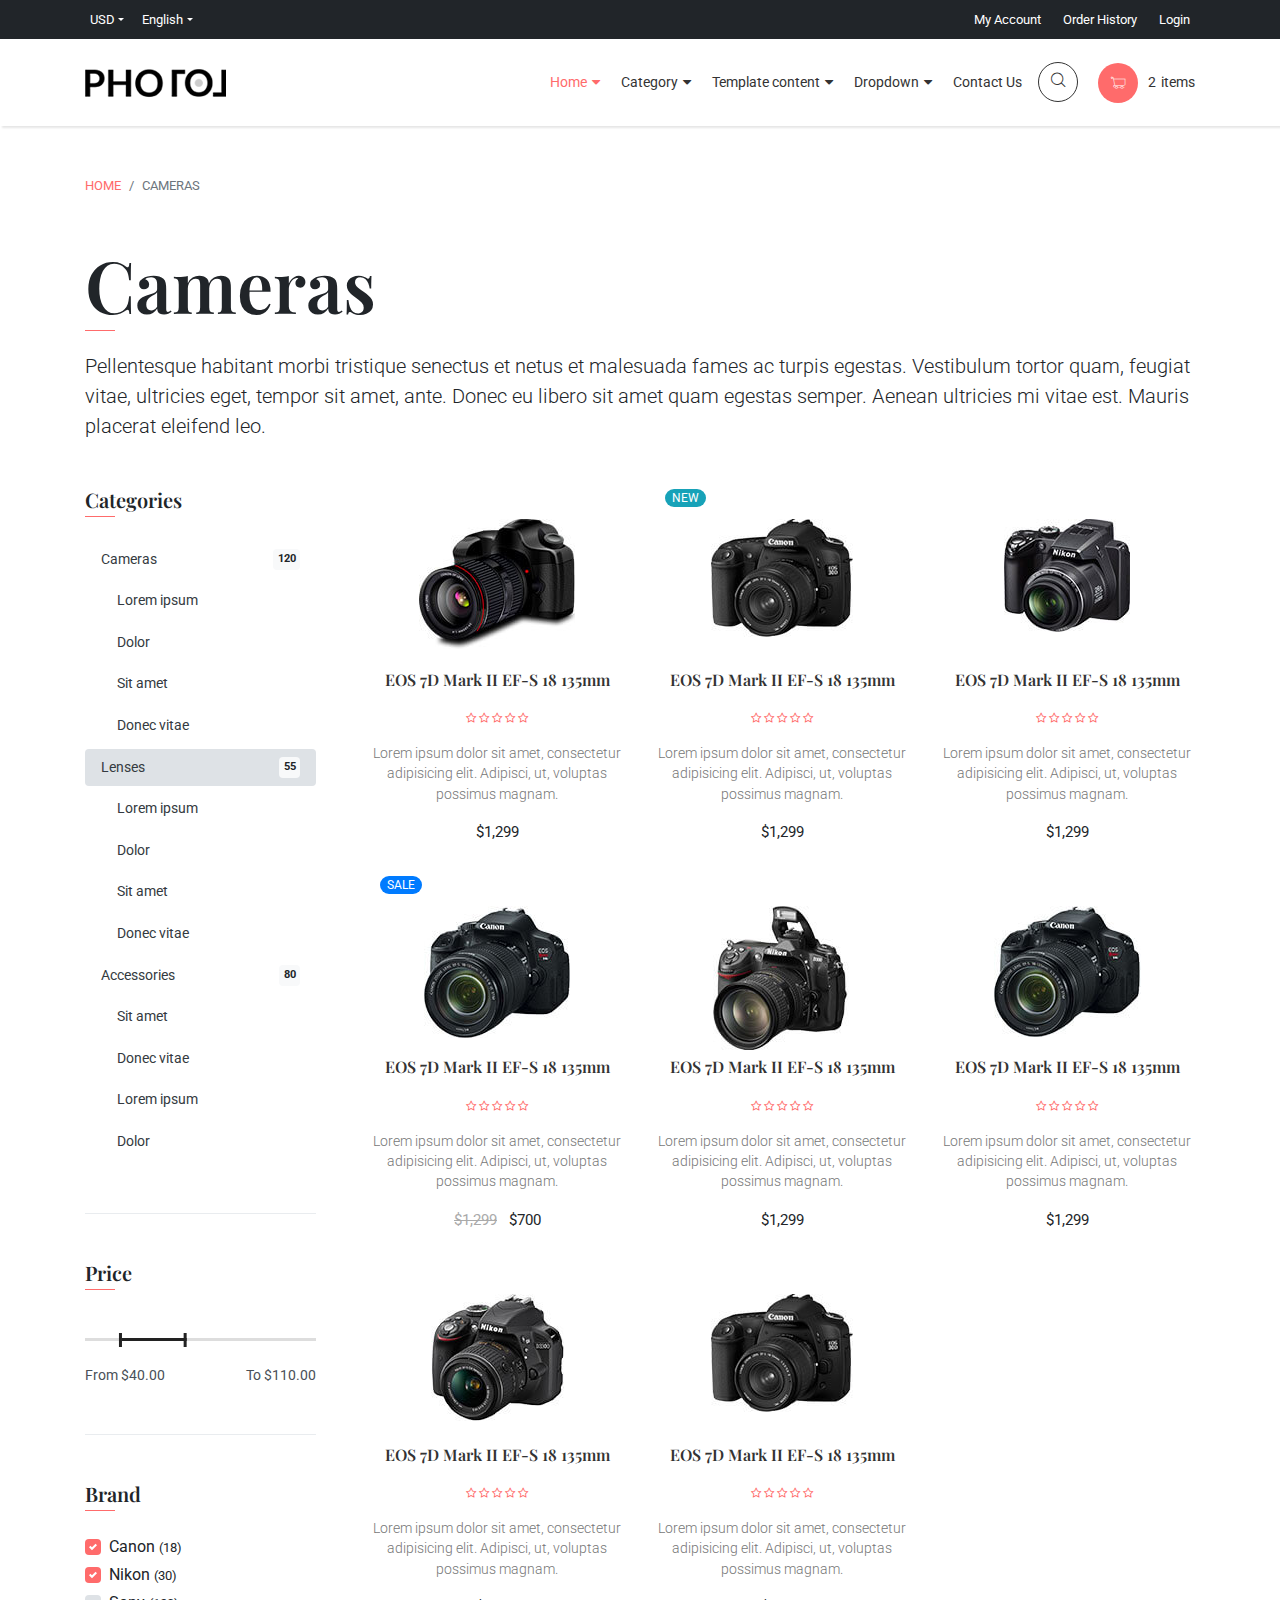
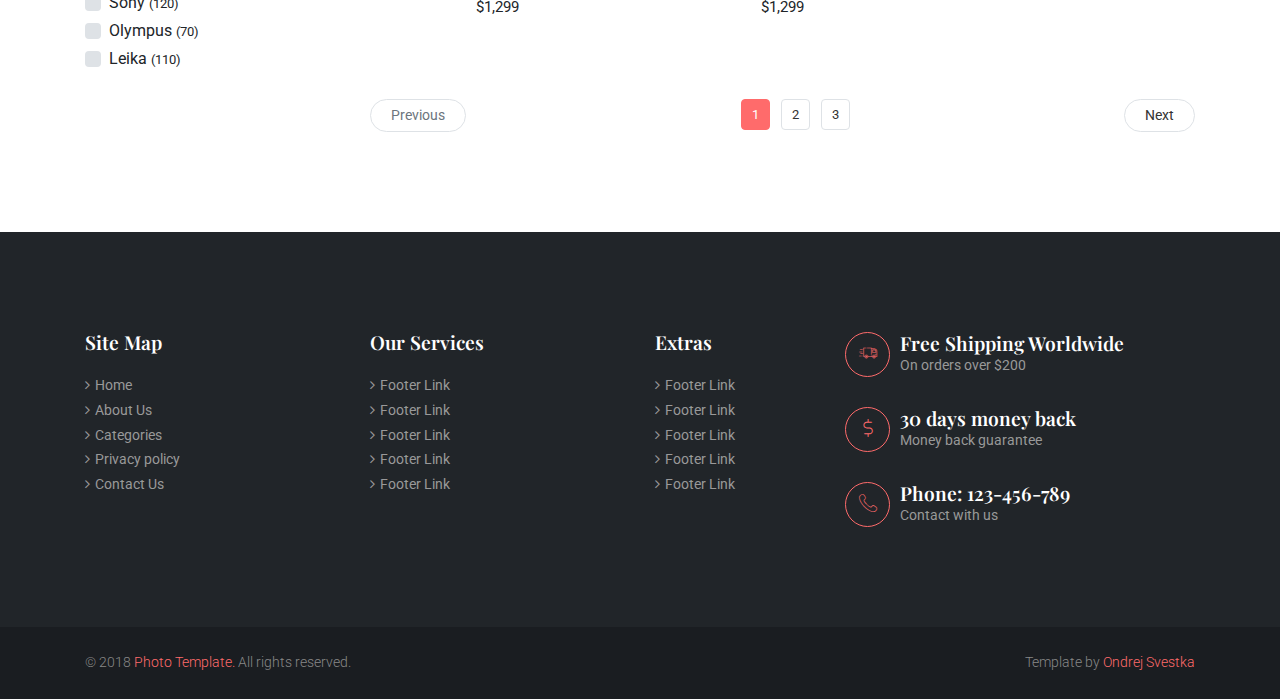
<file: distribution/category-left.html>
<!DOCTYPE html>
<html>
  <head>
    <meta charset="utf-8">
    <meta http-equiv="X-UA-Compatible" content="IE=edge">
    <title>Photo - Bootstrap 4 E-commerce Template</title>
    <meta name="description" content="">
    <meta name="viewport" content="width=device-width, initial-scale=1">
    <meta name="robots" content="all,follow">
    <!-- Bootstrap CSS-->
    <link rel="stylesheet" href="vendor/bootstrap/css/bootstrap.min.css">
    <!-- Font Awesome CSS-->
    <link rel="stylesheet" href="vendor/font-awesome/css/font-awesome.min.css">
    <!-- Font icons-->
    <link rel="stylesheet" href="css/custom-icons.css">
    <!-- Google fonts - Roboto for copy, Playfair Display for headings-->
    <link rel="stylesheet" href="https://fonts.googleapis.com/css?family=Playfair+Display:400,400i,700">
    <link rel="stylesheet" href="https://fonts.googleapis.com/css?family=Roboto:300,400,400i,700">
    <!-- Owl Carousel-->
    <link rel="stylesheet" href="vendor/owl.carousel/assets/owl.carousel.min.css">
    <link rel="stylesheet" href="vendor/owl.carousel/assets/owl.theme.default.min.css">
    <!-- NoUI Slider-->
    <link rel="stylesheet" href="vendor/nouislider/nouislider.css">
    <!-- theme stylesheet-->
    <link rel="stylesheet" href="css/style.default.css" id="theme-stylesheet">
    <!-- Custom stylesheet - for your changes-->
    <link rel="stylesheet" href="css/custom.css">
    <!-- Favicon-->
    <link rel="shortcut icon" href="favicon.png">
    <!-- Tweaks for older IEs--><!--[if lt IE 9]>
        <script src="https://oss.maxcdn.com/html5shiv/3.7.2/html5shiv.min.js"></script>
        <script src="https://oss.maxcdn.com/respond/1.4.2/respond.min.js"></script><![endif]-->
  </head>
  <body>
    <!-- Top Bar -->
    <div class="top-bar d-none d-sm-block">
      <div class="container">
        <div class="row">
          <div class="col-sm-4 col-md-3">
            <ul class="list-inline d-flex flex-row">
              <li class="list-inline-item"> 
                <div class="dropdown"><a id="currency" href="#" data-toggle="dropdown" aria-haspopup="true" aria-expanded="false" class="dropdown-toggle">USD</a>
                  <div aria-labelledby="currency" class="dropdown-menu"><a href="#" class="dropdown-item">EUR</a><a href="#" class="dropdown-item">EGP</a><a href="#" class="dropdown-item">AUD</a></div>
                </div>
              </li>
              <li class="list-inline-item">
                <div class="dropdown"><a id="lang" href="#" data-toggle="dropdown" aria-haspopup="true" aria-expanded="false" class="dropdown-toggle">English</a>
                  <div aria-labelledby="lang" class="dropdown-menu"><a href="#" class="dropdown-item">French</a><a href="#" class="dropdown-item">Spanish</a><a href="#" class="dropdown-item">Arabic</a></div>
                </div>
              </li>
            </ul>
          </div>
          <div class="col-sm-8 col-md-9 text-right account-details">
            <ul class="list-inline">
              <li class="list-inline-item"> <a href="#">My Account</a></li>
              <li class="list-inline-item"><a href="#">Order History</a></li>
              <li class="list-inline-item"><a href="#">Login</a></li>
            </ul>
          </div>
        </div>
      </div>
    </div>
    <!-- Navbar -->
    <nav class="navbar navbar-expand-lg px-lg-0">
      <div class="container position-relative">
        <!-- Navbar Brand--><a href="index.html" class="navbar-brand"> <img src="img/logo.png" alt="logo"></a>
        <!-- Toggle Button-->
        <button type="button" data-toggle="collapse" data-target="#navbarSupportedContent" aria-controls="navbarSupportedContent" aria-expanded="false" aria-label="Toggle navigation" class="navbar-toggler navbar-toggler-right">Menu <i class="fa fa-bars"></i></button>
        <!-- Navbar Menu-->
        <div id="navbarSupportedContent" class="collapse navbar-collapse">
          <div class="navbar-nav ml-auto align-items-lg-center">
            <div class="nav-item dropdown active"><a id="navbarHome" data-target="#" href="index.html" data-toggle="dropdown" aria-haspopup="true" aria-expanded="false" class="nav-link">Home<i class="fa fa-caret-down"></i></a>
              <div aria-labelledby="navbarHome" class="dropdown-menu"><a href="index.html" class="dropdown-item">Homepage 1</a><a href="index2.html" class="dropdown-item">Homepage 2</a></div>
            </div>
            <div class="nav-item dropdown"><a id="navbarCategory" data-target="#" href="index.html" data-toggle="dropdown" aria-haspopup="true" aria-expanded="false" class="nav-link">Category<i class="fa fa-caret-down"></i></a>
              <div aria-labelledby="navbarCategory" class="dropdown-menu"><a href="category.html" class="dropdown-item">Full width</a><a href="category-left.html" class="dropdown-item">Left sidebar</a><a href="category-right.html" class="dropdown-item">Right sidebar</a></div>
            </div>
            <!-- Megamenu-->
            <div class="nav-item"><a href="#" data-toggle="dropdown" class="nav-link">Template content<i class="fa fa-caret-down"></i></a>
              <div class="dropdown-menu megamenu">
                <div class="row">
                  <div class="col-lg-4 d-none d-lg-block">
                    <div style="background: center center url('img/hero-bg-1.jpg') no-repeat;" class="w-100 h-100"></div>
                  </div>
                  <div class="col-lg-8">
                    <div class="row px-lg-3 py-lg-5">
                      <div class="col-lg-4">
                            <!-- Megamenu list-->
                            <h6 class="heading-line">Homepage</h6>
                            <ul class="megamenu-list list-unstyled">
                              <li class="megamenu-list-item"><a href="index.html" class="megamenu-list-link">Homepage 1   </a></li>
                              <li class="megamenu-list-item"><a href="index2.html" class="megamenu-list-link">Homepage 2   </a></li>
                            </ul>
                            <!-- Megamenu list-->
                            <h6 class="heading-line">Shop</h6>
                            <ul class="megamenu-list list-unstyled">
                              <li class="megamenu-list-item"><a href="category.html" class="megamenu-list-link">Category - full width   </a></li>
                              <li class="megamenu-list-item"><a href="category-right.html" class="megamenu-list-link">Category - right sidebar   </a></li>
                              <li class="megamenu-list-item"><a href="category-left.html" class="megamenu-list-link">Category - left sidebar   </a></li>
                              <li class="megamenu-list-item"><a href="detail.html" class="megamenu-list-link">Product detail   </a></li>
                            </ul>
                      </div>
                      <div class="col-lg-4">
                            <!-- Megamenu list-->
                            <h6 class="heading-line">Order process</h6>
                            <ul class="megamenu-list list-unstyled">
                              <li class="megamenu-list-item"><a href="cart.html" class="megamenu-list-link">Shopping cart + checkout   </a></li>
                            </ul>
                            <!-- Megamenu list-->
                            <h6 class="heading-line">Blog</h6>
                            <ul class="megamenu-list list-unstyled">
                              <li class="megamenu-list-item"><a href="blog.html" class="megamenu-list-link">Blog   </a></li>
                              <li class="megamenu-list-item"><a href="post.html" class="megamenu-list-link">Post   </a></li>
                            </ul>
                            <!-- Megamenu list-->
                            <h6 class="heading-line">Pages</h6>
                            <ul class="megamenu-list list-unstyled">
                              <li class="megamenu-list-item"><a href="text.html" class="megamenu-list-link">Text page   </a></li>
                              <li class="megamenu-list-item"><a href="contact.html" class="megamenu-list-link">Contact   </a></li>
                            </ul>
                      </div>
                      <div class="col-lg-4">
                            <!-- Megamenu list-->
                            <h6 class="heading-line">Some more links</h6>
                            <ul class="megamenu-list list-unstyled">
                              <li class="megamenu-list-item"><a href="#" class="megamenu-list-link">Lorem   </a></li>
                              <li class="megamenu-list-item"><a href="##" class="megamenu-list-link">Ipsum dolor   </a></li>
                              <li class="megamenu-list-item"><a href="###" class="megamenu-list-link">Sit amet   </a></li>
                              <li class="megamenu-list-item"><a href="####" class="megamenu-list-link">Lorem   </a></li>
                              <li class="megamenu-list-item"><a href="#####" class="megamenu-list-link">Ipsum dolor   </a></li>
                              <li class="megamenu-list-item"><a href="######" class="megamenu-list-link">Sit amet   </a></li>
                            </ul>
                      </div>
                    </div>
                  </div>
                </div>
              </div>
            </div>
            <!-- /Megamenu end    -->
            <!-- Multi level dropdown    -->
            <div class="nav-item dropdown"><a id="navbarDropdownMenuLink" href="http://example.com" data-toggle="dropdown" aria-haspopup="true" aria-expanded="false" class="nav-link">Dropdown<i class="fa fa-caret-down"></i></a>
              <div aria-labelledby="navbarDropdownMenuLink" class="dropdown-menu"><a href="#" class="dropdown-item">Action</a><a href="#" class="dropdown-item">Another action</a>
                <div class="dropdown-submenu"><a id="navbarDropdownMenuLink2" href="http://example.com" data-toggle="dropdown" aria-haspopup="true" aria-expanded="false" class="dropdown-item">Multilevel dropdown<i class="fa fa-caret-down"></i></a>
                  <div aria-labelledby="navbarDropdownMenuLink2" class="dropdown-menu"><a href="#" class="dropdown-item">Action</a>
                    <div class="dropdown-submenu"><a id="navbarDropdownMenuLink3" href="http://example.com" data-toggle="dropdown" aria-haspopup="true" aria-expanded="false" class="dropdown-item">
                         
                        Another action<i class="fa fa-caret-down"></i></a>
                      <div aria-labelledby="navbarDropdownMenuLink3" class="dropdown-menu"><a href="#" class="dropdown-item">Action</a><a href="#" class="dropdown-item">Action</a><a href="#" class="dropdown-item">Action</a><a href="#" class="dropdown-item">Action</a></div>
                    </div><a href="#" class="dropdown-item">Something else here</a>
                  </div>
                </div>
              </div>
            </div>
            <!-- Multi level dropdown end      -->
            <div class="nav-item"><a href="contact.html" class="nav-link">Contact Us</a></div>
            <div class="nav-item">
              <ul class="list-inline">
                <li class="list-inline-item"><a id="search" href="#" class="nav-link">
                    <div class="icon search"><i class="icon-magnifying-glass"></i></div></a></li>
                <li class="list-inline-item"><a href="cart.html" class="nav-link">
                    <div class="icon cart"><i class="icon-cart"></i></div><span class="d-md-none d-lg-inline"><span class="no">2</span>items</span></a></li>
              </ul>
            </div>
          </div>
        </div>
      </div>
    </nav>
    <div class="category-page">
      <!-- Breadcrumb -->
      <div class="container">
        <ol class="breadcrumb">
          <li class="breadcrumb-item text-uppercase"> <a href="index.html" class="text-primary">Home</a></li>
          <li class="breadcrumb-item active text-uppercase">Cameras</li>
        </ol>
      </div>
      <!-- Products-->
      <section class="products p-t-small">
        <div class="container">
          <header class="mb-5">
            <h1 class="heading-line">Cameras</h1>
            <p class="lead">Pellentesque habitant morbi tristique senectus et netus et malesuada fames ac turpis egestas. Vestibulum tortor quam, feugiat vitae, ultricies eget, tempor sit amet, ante. Donec eu libero sit amet quam egestas semper. Aenean ultricies mi vitae est. Mauris placerat eleifend leo. </p>
          </header>
          <div class="row">
            <div class="col-lg-9 order-lg-2">
              <div class="row">
                    <div class="col-lg-4 col-sm-6">
                      <div class="item text-center">
                        <div class="product-image"><img src="img/product-1.jpg" alt="camera">
                          <div class="overlay"> <a href="#" class="wishlist"><i class="fa fa-heart"></i></a>
                            <ul class="list-unstyled">
                              <li><a href="detail.html" class="btn btn-unique">View Detail</a></li>
                              <li><a href="#" class="btn btn-dark">Add To Cart</a></li>
                            </ul>
                          </div>
                        </div><a href="detail.html" class="item-name">
                          <h4>EOS 7D Mark II EF-S 18 135mm</h4></a>
                        <ul class="list-inline rate text-primary">
                          <li class="list-inline-item"><i class="fa fa-star-o"></i></li>
                          <li class="list-inline-item"><i class="fa fa-star-o"></i></li>
                          <li class="list-inline-item"><i class="fa fa-star-o"></i></li>
                          <li class="list-inline-item"><i class="fa fa-star-o"></i></li>
                          <li class="list-inline-item"><i class="fa fa-star-o"></i></li>
                        </ul>
                        <p> Lorem ipsum dolor sit amet, consectetur adipisicing elit. Adipisci, ut, voluptas possimus magnam.</p>
                        <ul class="price list-inline">
                          <li class="list-inline-item"> <span class="price">$1,299</span></li>
                        </ul>
                      </div>
                    </div>
                    <div class="col-lg-4 col-sm-6">
                      <div class="item text-center">
                        <div class="product-image"><span class="new badge badge-pill badge-info text-uppercase">new</span><img src="img/product-2.jpg" alt="camera">
                          <div class="overlay"> <a href="#" class="wishlist"><i class="fa fa-heart"></i></a>
                            <ul class="list-unstyled">
                              <li><a href="detail.html" class="btn btn-unique">View Detail</a></li>
                              <li><a href="#" class="btn btn-dark">Add To Cart</a></li>
                            </ul>
                          </div>
                        </div><a href="detail.html" class="item-name">
                          <h4>EOS 7D Mark II EF-S 18 135mm</h4></a>
                        <ul class="list-inline rate text-primary">
                          <li class="list-inline-item"><i class="fa fa-star-o"></i></li>
                          <li class="list-inline-item"><i class="fa fa-star-o"></i></li>
                          <li class="list-inline-item"><i class="fa fa-star-o"></i></li>
                          <li class="list-inline-item"><i class="fa fa-star-o"></i></li>
                          <li class="list-inline-item"><i class="fa fa-star-o"></i></li>
                        </ul>
                        <p> Lorem ipsum dolor sit amet, consectetur adipisicing elit. Adipisci, ut, voluptas possimus magnam.</p>
                        <ul class="price list-inline">
                          <li class="list-inline-item"> <span class="price">$1,299</span></li>
                        </ul>
                      </div>
                    </div>
                    <div class="col-lg-4 col-sm-6">
                      <div class="item text-center">
                        <div class="product-image"><img src="img/product-3.jpg" alt="camera">
                          <div class="overlay"> <a href="#" class="wishlist"><i class="fa fa-heart"></i></a>
                            <ul class="list-unstyled">
                              <li><a href="detail.html" class="btn btn-unique">View Detail</a></li>
                              <li><a href="#" class="btn btn-dark">Add To Cart</a></li>
                            </ul>
                          </div>
                        </div><a href="detail.html" class="item-name">
                          <h4>EOS 7D Mark II EF-S 18 135mm</h4></a>
                        <ul class="list-inline rate text-primary">
                          <li class="list-inline-item"><i class="fa fa-star-o"></i></li>
                          <li class="list-inline-item"><i class="fa fa-star-o"></i></li>
                          <li class="list-inline-item"><i class="fa fa-star-o"></i></li>
                          <li class="list-inline-item"><i class="fa fa-star-o"></i></li>
                          <li class="list-inline-item"><i class="fa fa-star-o"></i></li>
                        </ul>
                        <p> Lorem ipsum dolor sit amet, consectetur adipisicing elit. Adipisci, ut, voluptas possimus magnam.</p>
                        <ul class="price list-inline">
                          <li class="list-inline-item"> <span class="price">$1,299</span></li>
                        </ul>
                      </div>
                    </div>
                    <div class="col-lg-4 col-sm-6">
                      <div class="item text-center">
                        <div class="product-image"><span class="sale badge badge-pill badge-primary text-uppercase">sale</span><img src="img/product-4.jpg" alt="camera">
                          <div class="overlay"> <a href="#" class="wishlist"><i class="fa fa-heart"></i></a>
                            <ul class="list-unstyled">
                              <li><a href="detail.html" class="btn btn-unique">View Detail</a></li>
                              <li><a href="#" class="btn btn-dark">Add To Cart</a></li>
                            </ul>
                          </div>
                        </div><a href="detail.html" class="item-name">
                          <h4>EOS 7D Mark II EF-S 18 135mm</h4></a>
                        <ul class="list-inline rate text-primary">
                          <li class="list-inline-item"><i class="fa fa-star-o"></i></li>
                          <li class="list-inline-item"><i class="fa fa-star-o"></i></li>
                          <li class="list-inline-item"><i class="fa fa-star-o"></i></li>
                          <li class="list-inline-item"><i class="fa fa-star-o"></i></li>
                          <li class="list-inline-item"><i class="fa fa-star-o"></i></li>
                        </ul>
                        <p> Lorem ipsum dolor sit amet, consectetur adipisicing elit. Adipisci, ut, voluptas possimus magnam.</p>
                        <ul class="price list-inline">
                          <li class="list-inline-item"> <span class="price-old">$1,299</span></li>
                          <li class="list-inline-item"> <span class="price-new">$700</span></li>
                        </ul>
                      </div>
                    </div>
                    <div class="col-lg-4 col-sm-6">
                      <div class="item text-center">
                        <div class="product-image"><img src="img/product-5.jpg" alt="camera">
                          <div class="overlay"> <a href="#" class="wishlist"><i class="fa fa-heart"></i></a>
                            <ul class="list-unstyled">
                              <li><a href="detail.html" class="btn btn-unique">View Detail</a></li>
                              <li><a href="#" class="btn btn-dark">Add To Cart</a></li>
                            </ul>
                          </div>
                        </div><a href="detail.html" class="item-name">
                          <h4>EOS 7D Mark II EF-S 18 135mm</h4></a>
                        <ul class="list-inline rate text-primary">
                          <li class="list-inline-item"><i class="fa fa-star-o"></i></li>
                          <li class="list-inline-item"><i class="fa fa-star-o"></i></li>
                          <li class="list-inline-item"><i class="fa fa-star-o"></i></li>
                          <li class="list-inline-item"><i class="fa fa-star-o"></i></li>
                          <li class="list-inline-item"><i class="fa fa-star-o"></i></li>
                        </ul>
                        <p> Lorem ipsum dolor sit amet, consectetur adipisicing elit. Adipisci, ut, voluptas possimus magnam.</p>
                        <ul class="price list-inline">
                          <li class="list-inline-item"> <span class="price">$1,299</span></li>
                        </ul>
                      </div>
                    </div>
                    <div class="col-lg-4 col-sm-6">
                      <div class="item text-center">
                        <div class="product-image"><img src="img/product-6.jpg" alt="camera">
                          <div class="overlay"> <a href="#" class="wishlist"><i class="fa fa-heart"></i></a>
                            <ul class="list-unstyled">
                              <li><a href="detail.html" class="btn btn-unique">View Detail</a></li>
                              <li><a href="#" class="btn btn-dark">Add To Cart</a></li>
                            </ul>
                          </div>
                        </div><a href="detail.html" class="item-name">
                          <h4>EOS 7D Mark II EF-S 18 135mm</h4></a>
                        <ul class="list-inline rate text-primary">
                          <li class="list-inline-item"><i class="fa fa-star-o"></i></li>
                          <li class="list-inline-item"><i class="fa fa-star-o"></i></li>
                          <li class="list-inline-item"><i class="fa fa-star-o"></i></li>
                          <li class="list-inline-item"><i class="fa fa-star-o"></i></li>
                          <li class="list-inline-item"><i class="fa fa-star-o"></i></li>
                        </ul>
                        <p> Lorem ipsum dolor sit amet, consectetur adipisicing elit. Adipisci, ut, voluptas possimus magnam.</p>
                        <ul class="price list-inline">
                          <li class="list-inline-item"> <span class="price">$1,299</span></li>
                        </ul>
                      </div>
                    </div>
                    <div class="col-lg-4 col-sm-6">
                      <div class="item text-center">
                        <div class="product-image"><img src="img/product-7.jpg" alt="camera">
                          <div class="overlay"> <a href="#" class="wishlist"><i class="fa fa-heart"></i></a>
                            <ul class="list-unstyled">
                              <li><a href="detail.html" class="btn btn-unique">View Detail</a></li>
                              <li><a href="#" class="btn btn-dark">Add To Cart</a></li>
                            </ul>
                          </div>
                        </div><a href="detail.html" class="item-name">
                          <h4>EOS 7D Mark II EF-S 18 135mm</h4></a>
                        <ul class="list-inline rate text-primary">
                          <li class="list-inline-item"><i class="fa fa-star-o"></i></li>
                          <li class="list-inline-item"><i class="fa fa-star-o"></i></li>
                          <li class="list-inline-item"><i class="fa fa-star-o"></i></li>
                          <li class="list-inline-item"><i class="fa fa-star-o"></i></li>
                          <li class="list-inline-item"><i class="fa fa-star-o"></i></li>
                        </ul>
                        <p> Lorem ipsum dolor sit amet, consectetur adipisicing elit. Adipisci, ut, voluptas possimus magnam.</p>
                        <ul class="price list-inline">
                          <li class="list-inline-item"> <span class="price">$1,299</span></li>
                        </ul>
                      </div>
                    </div>
                    <div class="col-lg-4 col-sm-6">
                      <div class="item text-center">
                        <div class="product-image"><img src="img/product-2.jpg" alt="camera">
                          <div class="overlay"> <a href="#" class="wishlist"><i class="fa fa-heart"></i></a>
                            <ul class="list-unstyled">
                              <li><a href="detail.html" class="btn btn-unique">View Detail</a></li>
                              <li><a href="#" class="btn btn-dark">Add To Cart</a></li>
                            </ul>
                          </div>
                        </div><a href="detail.html" class="item-name">
                          <h4>EOS 7D Mark II EF-S 18 135mm</h4></a>
                        <ul class="list-inline rate text-primary">
                          <li class="list-inline-item"><i class="fa fa-star-o"></i></li>
                          <li class="list-inline-item"><i class="fa fa-star-o"></i></li>
                          <li class="list-inline-item"><i class="fa fa-star-o"></i></li>
                          <li class="list-inline-item"><i class="fa fa-star-o"></i></li>
                          <li class="list-inline-item"><i class="fa fa-star-o"></i></li>
                        </ul>
                        <p> Lorem ipsum dolor sit amet, consectetur adipisicing elit. Adipisci, ut, voluptas possimus magnam.</p>
                        <ul class="price list-inline">
                          <li class="list-inline-item"> <span class="price">$1,299</span></li>
                        </ul>
                      </div>
                    </div>
              </div>
              <!-- Pagination -->
              <div class="pagination pagination-custom mt-5">
                <nav aria-label="...">
                  <ul class="pagination pagination-sm d-flex justify-content-between">
                    <li class="page-item disabled"><a href="#" tabindex="-1" class="page-link">Previous</a></li>
                    <li> 
                      <ul class="pages list-inline">
                        <li class="page-item active list-inline-item"><a href="#" class="page-link">1</a></li>
                        <li class="page-item list-inline-item"><a href="#" class="page-link">2</a></li>
                        <li class="page-item list-inline-item"><a href="#" class="page-link">3</a></li>
                      </ul>
                    </li>
                    <li class="page-item"><a href="#" class="page-link">Next</a></li>
                  </ul>
                </nav>
              </div>
            </div>
            <div class="col-lg-3 order-lg-1">
              <!-- Sidebar-->
              <div class="sidebar mt-5 mt-lg-0 mr-lg-4">
                <div class="sidebar-block px-3 px-lg-0 undefined">
                  <h5 class="heading-line mb-4"> Categories</h5>
                  <div class="nav nav-pills flex-column sidebar-nav"><a href="#" class="nav-link d-flex justify-content-between mb-1 "><span>Cameras</span><span class="badge badge-light"> 120</span></a>
                    <div class="nav nav-pills flex-column ml-3"><a href="#" class="nav-link mb-1">Lorem ipsum</a><a href="#" class="nav-link mb-1">Dolor</a><a href="#" class="nav-link mb-1">Sit amet</a><a href="#" class="nav-link mb-1">Donec vitae</a>
                    </div><a href="#" class="nav-link d-flex justify-content-between mb-1 active"><span>Lenses</span><span class="badge badge-light"> 55</span></a>
                    <div class="nav nav-pills flex-column ml-3"><a href="#" class="nav-link mb-1">Lorem ipsum</a><a href="#" class="nav-link mb-1">Dolor</a><a href="#" class="nav-link mb-1">Sit amet</a><a href="#" class="nav-link mb-1">Donec vitae</a>
                    </div><a href="#" class="nav-link d-flex justify-content-between mb-1 "><span>Accessories</span><span class="badge badge-light"> 80</span></a>
                    <div class="nav nav-pills flex-column ml-3"><a href="#" class="nav-link mb-1">Sit amet</a><a href="#" class="nav-link mb-1">Donec vitae</a><a href="#" class="nav-link mb-1">Lorem ipsum</a><a href="#" class="nav-link mb-1">Dolor</a>
                    </div>
                  </div>
                </div>
                <div class="sidebar-block px-3 px-lg-0 undefined">
                  <h5 class="heading-line mb-5"> Price  </h5>
                  <div id="slider-snap" class="mt-4"></div>
                  <div class="nouislider-values">
                    <div class="min">From $<span id="slider-snap-value-lower"></span></div>
                    <div class="max">To $<span id="slider-snap-value-upper"></span></div>
                  </div>
                </div>
                <div class="sidebar-block px-3 px-lg-0 undefined">
                  <h5 class="heading-line mb-4">Brand </h5>
                  <form action="#">
                    <div class="form-group mb-1">
                      <div class="custom-control custom-checkbox">
                        <input id="brand0" type="checkbox" name="clothes-brand" checked class="custom-control-input">
                        <label for="brand0" class="custom-control-label">Canon <small>(18)</small></label>
                      </div>
                    </div>
                    <div class="form-group mb-1">
                      <div class="custom-control custom-checkbox">
                        <input id="brand1" type="checkbox" name="clothes-brand" checked class="custom-control-input">
                        <label for="brand1" class="custom-control-label">Nikon <small>(30)</small></label>
                      </div>
                    </div>
                    <div class="form-group mb-1">
                      <div class="custom-control custom-checkbox">
                        <input id="brand2" type="checkbox" name="clothes-brand" class="custom-control-input">
                        <label for="brand2" class="custom-control-label">Sony <small>(120)</small></label>
                      </div>
                    </div>
                    <div class="form-group mb-1">
                      <div class="custom-control custom-checkbox">
                        <input id="brand3" type="checkbox" name="clothes-brand" class="custom-control-input">
                        <label for="brand3" class="custom-control-label">Olympus <small>(70)</small></label>
                      </div>
                    </div>
                    <div class="form-group mb-1">
                      <div class="custom-control custom-checkbox">
                        <input id="brand4" type="checkbox" name="clothes-brand" class="custom-control-input">
                        <label for="brand4" class="custom-control-label">Leika  <small>(110)</small></label>
                      </div>
                    </div>
                  </form>
                </div>
              </div>
              <!-- /Sidebar end-->
            </div>
          </div>
        </div>
      </section>
    </div>
    <!-- Search Panel-->
    <div class="search-overlay">
      <div class="search-inner d-flex justify-content-center align-items-center">
        <div class="search-close"><i class="icon-close"></i></div>
        <div class="container">
          <div class="form-holder">
            <form class="d-flex">
              <input type="search" placeholder="What are you looking for...">
              <button type="submit" class="search text-primary text-uppercase">Search</button>
            </form>
          </div>
        </div>
      </div>
    </div>
    <!-- Footer-->
    <footer class="main-footer">
      <div class="page-links">
        <div class="container">
          <div class="row">
            <div class="col-lg-3 col-sm-6">
              <h3>Site Map</h3>
              <ul class="list-unstyled">
                <li> <a href="#">Home</a></li>
                <li> <a href="#">About Us</a></li>
                <li> <a href="#">Categories</a></li>
                <li> <a href="#">Privacy policy</a></li>
                <li> <a href="#">Contact Us</a></li>
              </ul>
            </div>
            <div class="col-lg-3 col-sm-6">
              <h3>Our Services</h3>
              <ul class="list-unstyled">
                <li> <a href="#">Footer Link</a></li>
                <li> <a href="#">Footer Link</a></li>
                <li> <a href="#">Footer Link</a></li>
                <li> <a href="#">Footer Link</a></li>
                <li> <a href="#">Footer Link</a></li>
              </ul>
            </div>
            <div class="col-lg-2 col-sm-6">
              <h3>Extras</h3>
              <ul class="list-unstyled">
                <li> <a href="#">Footer Link</a></li>
                <li> <a href="#">Footer Link</a></li>
                <li> <a href="#">Footer Link</a></li>
                <li> <a href="#">Footer Link</a></li>
                <li> <a href="#">Footer Link</a></li>
              </ul>
            </div>
            <div class="col-lg-4 col-sm-6 details js-pull">
              <ul class="list-unstyled">
                <li class="d-flex align-items-center">
                  <div class="icon"><i class="icon-delivery-truck"></i></div>
                  <div class="text"> 
                    <h3>Free Shipping Worldwide</h3>
                    <p>On orders over $200</p>
                  </div>
                </li>
                <li class="d-flex align-items-center">
                  <div class="icon"><i class="icon-dollar-symbol"></i></div>
                  <div class="text"> 
                    <h3>30 days money back</h3>
                    <p>Money back guarantee</p>
                  </div>
                </li>
                <li class="d-flex align-items-center">
                  <div class="icon"><i class="icon-phone-call"></i></div>
                  <div class="text"> 
                    <h3>Phone: 123-456-789</h3>
                    <p>Contact with us</p>
                  </div>
                </li>
              </ul>
            </div>
          </div>
        </div>
      </div>
      <div class="copyrights">
        <div class="container">
          <div class="row">
            <div class="col-sm-6">
              <p>&copy; 2018 <span class="text-primary">Photo Template. </span>All rights reserved.</p>
            </div>
            <div class="col-sm-6 text-right">
              <p>Template by <a href="https://ondrejsvestka.cz" target="_blank">Ondrej Svestka</a></p>
            </div>
          </div>
        </div>
      </div>
    </footer>
    <!-- JavaScript files-->
    <script src="vendor/jquery/jquery.min.js"></script>
    <script src="vendor/popper.js/umd/popper.min.js"> </script>
    <script src="vendor/bootstrap/js/bootstrap.min.js"></script>
    <script src="vendor/jquery.cookie/jquery.cookie.js"> </script>
    <script src="vendor/owl.carousel/owl.carousel.min.js"></script>
    <script src="vendor/owl.carousel2.thumbs/owl.carousel2.thumbs.min.js"></script>
    <script src="vendor/jquery-validation/jquery.validate.min.js"></script>
    <script src="js/front.js"></script>
    <script src="vendor/nouislider/nouislider.min.js"></script>
    <script>
      var snapSlider = document.getElementById('slider-snap');
      
      noUiSlider.create(snapSlider, {
      	start: [ 40, 110 ],
      	snap: false,
      	connect: true,
          step: 1,
      	range: {
      		'min': 0,
      		'max': 250
      	}
      });
      var snapValues = [
      	document.getElementById('slider-snap-value-lower'),
      	document.getElementById('slider-snap-value-upper')
      ];
      snapSlider.noUiSlider.on('update', function( values, handle ) {
      	snapValues[handle].innerHTML = values[handle];
      });
                  
      
      
    </script>
  </body>
</html>
</file>
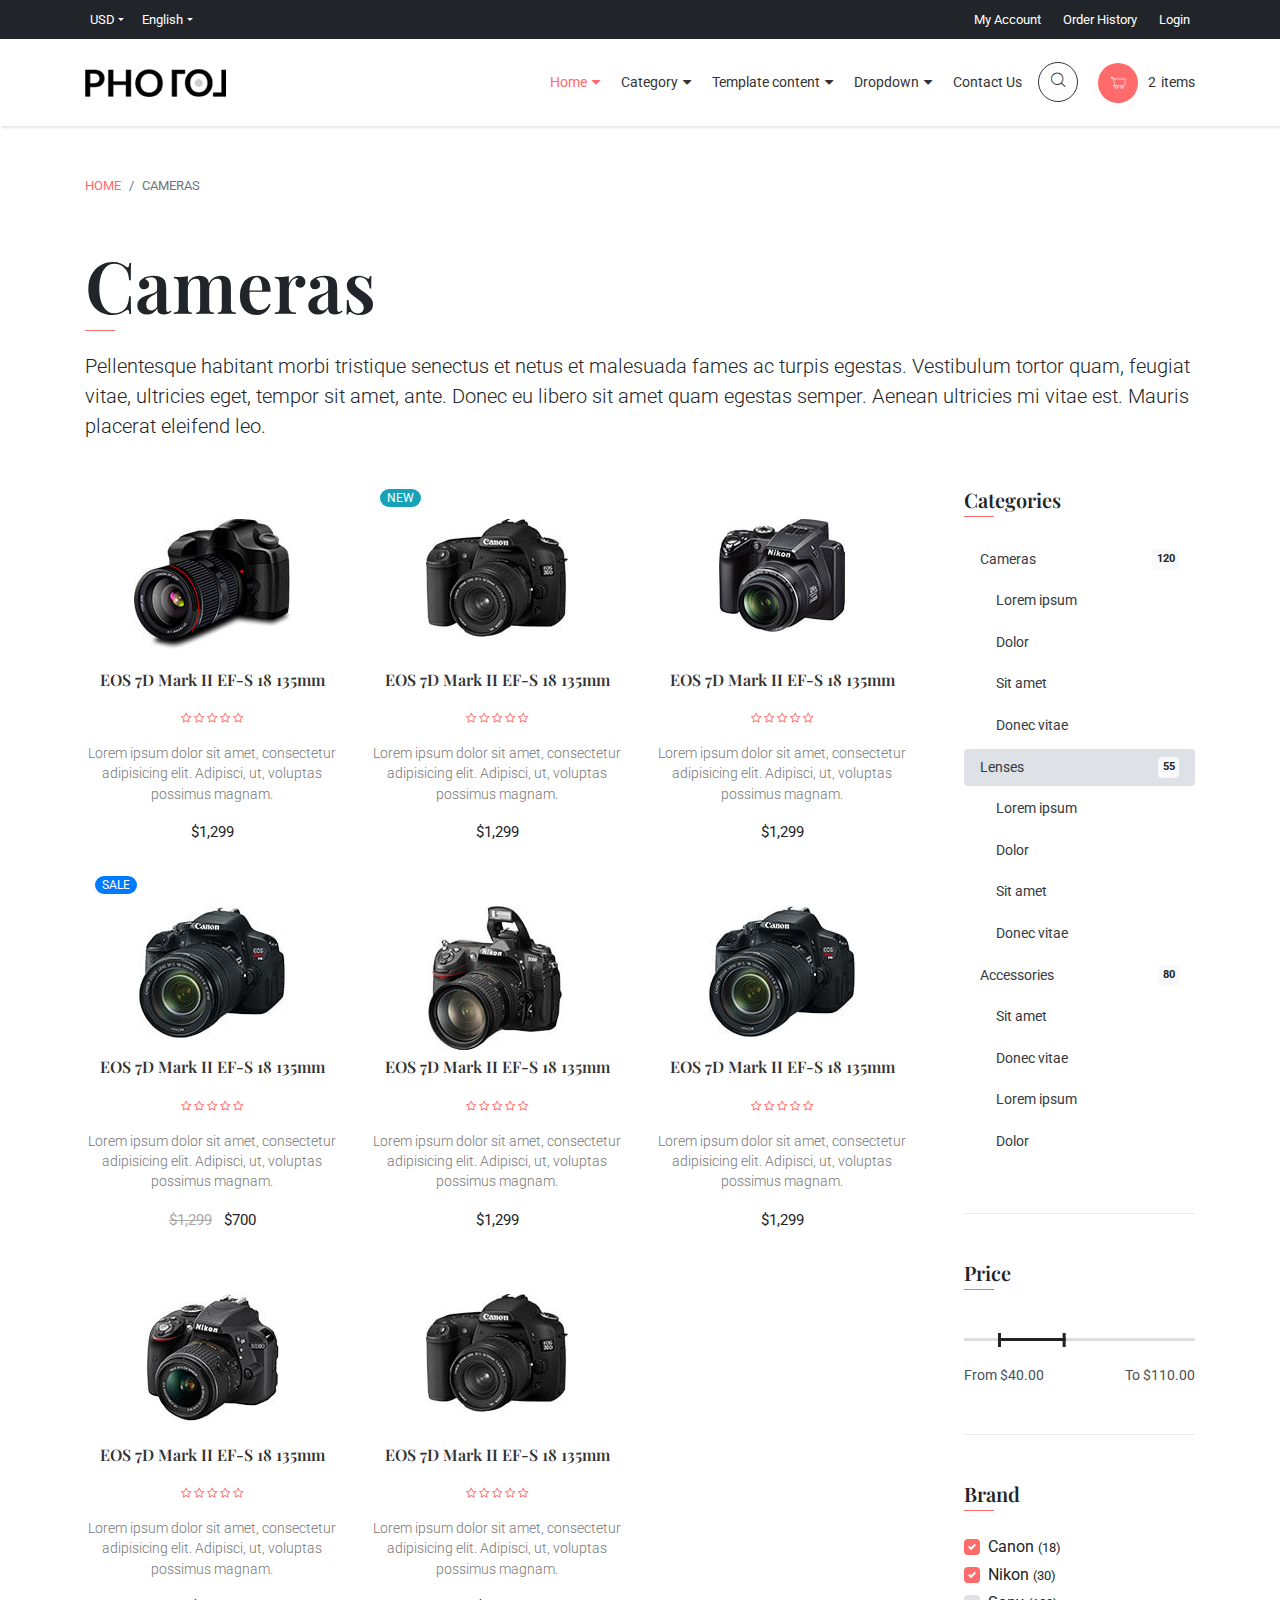
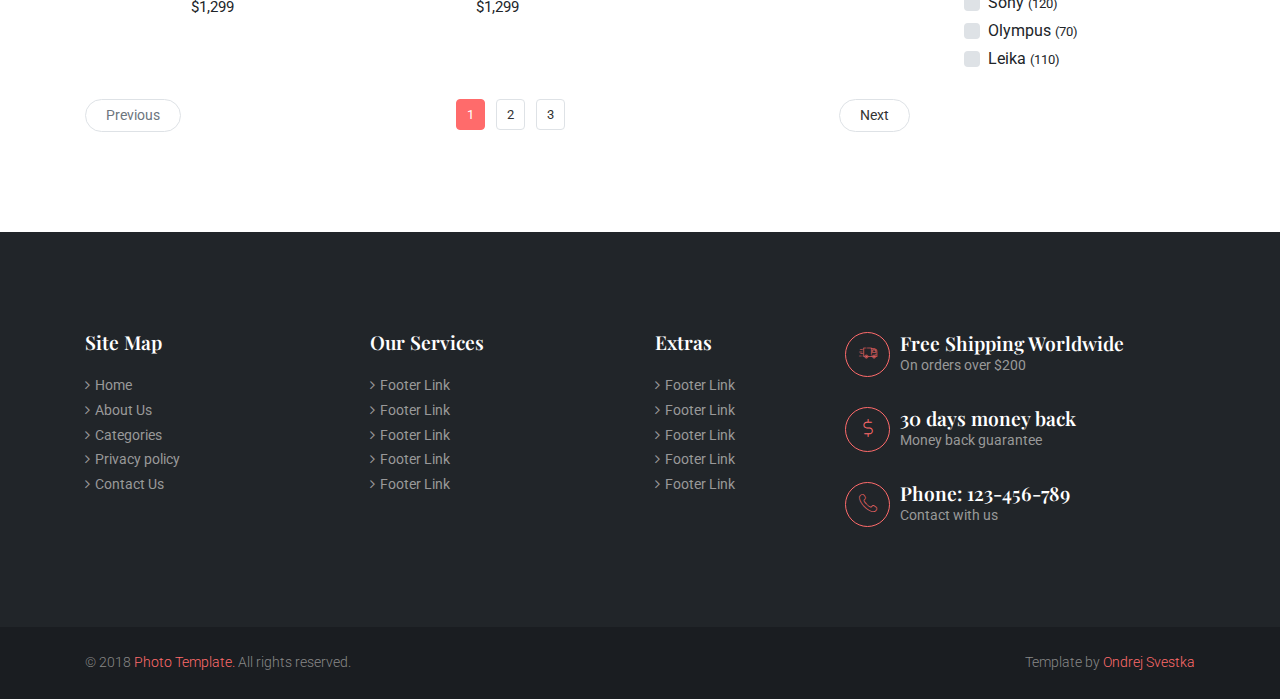
<file: distribution/category-right.html>
<!DOCTYPE html>
<html>
  <head>
    <meta charset="utf-8">
    <meta http-equiv="X-UA-Compatible" content="IE=edge">
    <title>Photo - Bootstrap 4 E-commerce Template</title>
    <meta name="description" content="">
    <meta name="viewport" content="width=device-width, initial-scale=1">
    <meta name="robots" content="all,follow">
    <!-- Bootstrap CSS-->
    <link rel="stylesheet" href="vendor/bootstrap/css/bootstrap.min.css">
    <!-- Font Awesome CSS-->
    <link rel="stylesheet" href="vendor/font-awesome/css/font-awesome.min.css">
    <!-- Font icons-->
    <link rel="stylesheet" href="css/custom-icons.css">
    <!-- Google fonts - Roboto for copy, Playfair Display for headings-->
    <link rel="stylesheet" href="https://fonts.googleapis.com/css?family=Playfair+Display:400,400i,700">
    <link rel="stylesheet" href="https://fonts.googleapis.com/css?family=Roboto:300,400,400i,700">
    <!-- Owl Carousel-->
    <link rel="stylesheet" href="vendor/owl.carousel/assets/owl.carousel.min.css">
    <link rel="stylesheet" href="vendor/owl.carousel/assets/owl.theme.default.min.css">
    <!-- NoUI Slider-->
    <link rel="stylesheet" href="vendor/nouislider/nouislider.css">
    <!-- theme stylesheet-->
    <link rel="stylesheet" href="css/style.default.css" id="theme-stylesheet">
    <!-- Custom stylesheet - for your changes-->
    <link rel="stylesheet" href="css/custom.css">
    <!-- Favicon-->
    <link rel="shortcut icon" href="favicon.png">
    <!-- Tweaks for older IEs--><!--[if lt IE 9]>
        <script src="https://oss.maxcdn.com/html5shiv/3.7.2/html5shiv.min.js"></script>
        <script src="https://oss.maxcdn.com/respond/1.4.2/respond.min.js"></script><![endif]-->
  </head>
  <body>
    <!-- Top Bar -->
    <div class="top-bar d-none d-sm-block">
      <div class="container">
        <div class="row">
          <div class="col-sm-4 col-md-3">
            <ul class="list-inline d-flex flex-row">
              <li class="list-inline-item"> 
                <div class="dropdown"><a id="currency" href="#" data-toggle="dropdown" aria-haspopup="true" aria-expanded="false" class="dropdown-toggle">USD</a>
                  <div aria-labelledby="currency" class="dropdown-menu"><a href="#" class="dropdown-item">EUR</a><a href="#" class="dropdown-item">EGP</a><a href="#" class="dropdown-item">AUD</a></div>
                </div>
              </li>
              <li class="list-inline-item">
                <div class="dropdown"><a id="lang" href="#" data-toggle="dropdown" aria-haspopup="true" aria-expanded="false" class="dropdown-toggle">English</a>
                  <div aria-labelledby="lang" class="dropdown-menu"><a href="#" class="dropdown-item">French</a><a href="#" class="dropdown-item">Spanish</a><a href="#" class="dropdown-item">Arabic</a></div>
                </div>
              </li>
            </ul>
          </div>
          <div class="col-sm-8 col-md-9 text-right account-details">
            <ul class="list-inline">
              <li class="list-inline-item"> <a href="#">My Account</a></li>
              <li class="list-inline-item"><a href="#">Order History</a></li>
              <li class="list-inline-item"><a href="#">Login</a></li>
            </ul>
          </div>
        </div>
      </div>
    </div>
    <!-- Navbar -->
    <nav class="navbar navbar-expand-lg px-lg-0">
      <div class="container position-relative">
        <!-- Navbar Brand--><a href="index.html" class="navbar-brand"> <img src="img/logo.png" alt="logo"></a>
        <!-- Toggle Button-->
        <button type="button" data-toggle="collapse" data-target="#navbarSupportedContent" aria-controls="navbarSupportedContent" aria-expanded="false" aria-label="Toggle navigation" class="navbar-toggler navbar-toggler-right">Menu <i class="fa fa-bars"></i></button>
        <!-- Navbar Menu-->
        <div id="navbarSupportedContent" class="collapse navbar-collapse">
          <div class="navbar-nav ml-auto align-items-lg-center">
            <div class="nav-item dropdown active"><a id="navbarHome" data-target="#" href="index.html" data-toggle="dropdown" aria-haspopup="true" aria-expanded="false" class="nav-link">Home<i class="fa fa-caret-down"></i></a>
              <div aria-labelledby="navbarHome" class="dropdown-menu"><a href="index.html" class="dropdown-item">Homepage 1</a><a href="index2.html" class="dropdown-item">Homepage 2</a></div>
            </div>
            <div class="nav-item dropdown"><a id="navbarCategory" data-target="#" href="index.html" data-toggle="dropdown" aria-haspopup="true" aria-expanded="false" class="nav-link">Category<i class="fa fa-caret-down"></i></a>
              <div aria-labelledby="navbarCategory" class="dropdown-menu"><a href="category.html" class="dropdown-item">Full width</a><a href="category-left.html" class="dropdown-item">Left sidebar</a><a href="category-right.html" class="dropdown-item">Right sidebar</a></div>
            </div>
            <!-- Megamenu-->
            <div class="nav-item"><a href="#" data-toggle="dropdown" class="nav-link">Template content<i class="fa fa-caret-down"></i></a>
              <div class="dropdown-menu megamenu">
                <div class="row">
                  <div class="col-lg-4 d-none d-lg-block">
                    <div style="background: center center url('img/hero-bg-1.jpg') no-repeat;" class="w-100 h-100"></div>
                  </div>
                  <div class="col-lg-8">
                    <div class="row px-lg-3 py-lg-5">
                      <div class="col-lg-4">
                            <!-- Megamenu list-->
                            <h6 class="heading-line">Homepage</h6>
                            <ul class="megamenu-list list-unstyled">
                              <li class="megamenu-list-item"><a href="index.html" class="megamenu-list-link">Homepage 1   </a></li>
                              <li class="megamenu-list-item"><a href="index2.html" class="megamenu-list-link">Homepage 2   </a></li>
                            </ul>
                            <!-- Megamenu list-->
                            <h6 class="heading-line">Shop</h6>
                            <ul class="megamenu-list list-unstyled">
                              <li class="megamenu-list-item"><a href="category.html" class="megamenu-list-link">Category - full width   </a></li>
                              <li class="megamenu-list-item"><a href="category-right.html" class="megamenu-list-link">Category - right sidebar   </a></li>
                              <li class="megamenu-list-item"><a href="category-left.html" class="megamenu-list-link">Category - left sidebar   </a></li>
                              <li class="megamenu-list-item"><a href="detail.html" class="megamenu-list-link">Product detail   </a></li>
                            </ul>
                      </div>
                      <div class="col-lg-4">
                            <!-- Megamenu list-->
                            <h6 class="heading-line">Order process</h6>
                            <ul class="megamenu-list list-unstyled">
                              <li class="megamenu-list-item"><a href="cart.html" class="megamenu-list-link">Shopping cart + checkout   </a></li>
                            </ul>
                            <!-- Megamenu list-->
                            <h6 class="heading-line">Blog</h6>
                            <ul class="megamenu-list list-unstyled">
                              <li class="megamenu-list-item"><a href="blog.html" class="megamenu-list-link">Blog   </a></li>
                              <li class="megamenu-list-item"><a href="post.html" class="megamenu-list-link">Post   </a></li>
                            </ul>
                            <!-- Megamenu list-->
                            <h6 class="heading-line">Pages</h6>
                            <ul class="megamenu-list list-unstyled">
                              <li class="megamenu-list-item"><a href="text.html" class="megamenu-list-link">Text page   </a></li>
                              <li class="megamenu-list-item"><a href="contact.html" class="megamenu-list-link">Contact   </a></li>
                            </ul>
                      </div>
                      <div class="col-lg-4">
                            <!-- Megamenu list-->
                            <h6 class="heading-line">Some more links</h6>
                            <ul class="megamenu-list list-unstyled">
                              <li class="megamenu-list-item"><a href="#" class="megamenu-list-link">Lorem   </a></li>
                              <li class="megamenu-list-item"><a href="##" class="megamenu-list-link">Ipsum dolor   </a></li>
                              <li class="megamenu-list-item"><a href="###" class="megamenu-list-link">Sit amet   </a></li>
                              <li class="megamenu-list-item"><a href="####" class="megamenu-list-link">Lorem   </a></li>
                              <li class="megamenu-list-item"><a href="#####" class="megamenu-list-link">Ipsum dolor   </a></li>
                              <li class="megamenu-list-item"><a href="######" class="megamenu-list-link">Sit amet   </a></li>
                            </ul>
                      </div>
                    </div>
                  </div>
                </div>
              </div>
            </div>
            <!-- /Megamenu end    -->
            <!-- Multi level dropdown    -->
            <div class="nav-item dropdown"><a id="navbarDropdownMenuLink" href="http://example.com" data-toggle="dropdown" aria-haspopup="true" aria-expanded="false" class="nav-link">Dropdown<i class="fa fa-caret-down"></i></a>
              <div aria-labelledby="navbarDropdownMenuLink" class="dropdown-menu"><a href="#" class="dropdown-item">Action</a><a href="#" class="dropdown-item">Another action</a>
                <div class="dropdown-submenu"><a id="navbarDropdownMenuLink2" href="http://example.com" data-toggle="dropdown" aria-haspopup="true" aria-expanded="false" class="dropdown-item">Multilevel dropdown<i class="fa fa-caret-down"></i></a>
                  <div aria-labelledby="navbarDropdownMenuLink2" class="dropdown-menu"><a href="#" class="dropdown-item">Action</a>
                    <div class="dropdown-submenu"><a id="navbarDropdownMenuLink3" href="http://example.com" data-toggle="dropdown" aria-haspopup="true" aria-expanded="false" class="dropdown-item">
                         
                        Another action<i class="fa fa-caret-down"></i></a>
                      <div aria-labelledby="navbarDropdownMenuLink3" class="dropdown-menu"><a href="#" class="dropdown-item">Action</a><a href="#" class="dropdown-item">Action</a><a href="#" class="dropdown-item">Action</a><a href="#" class="dropdown-item">Action</a></div>
                    </div><a href="#" class="dropdown-item">Something else here</a>
                  </div>
                </div>
              </div>
            </div>
            <!-- Multi level dropdown end      -->
            <div class="nav-item"><a href="contact.html" class="nav-link">Contact Us</a></div>
            <div class="nav-item">
              <ul class="list-inline">
                <li class="list-inline-item"><a id="search" href="#" class="nav-link">
                    <div class="icon search"><i class="icon-magnifying-glass"></i></div></a></li>
                <li class="list-inline-item"><a href="cart.html" class="nav-link">
                    <div class="icon cart"><i class="icon-cart"></i></div><span class="d-md-none d-lg-inline"><span class="no">2</span>items</span></a></li>
              </ul>
            </div>
          </div>
        </div>
      </div>
    </nav>
    <div class="category-page">
      <!-- Breadcrumb -->
      <div class="container">
        <ol class="breadcrumb">
          <li class="breadcrumb-item text-uppercase"> <a href="index.html" class="text-primary">Home</a></li>
          <li class="breadcrumb-item active text-uppercase">Cameras</li>
        </ol>
      </div>
      <!-- Products-->
      <section class="products p-t-small">
        <div class="container">
          <header class="mb-5">
            <h1 class="heading-line">Cameras</h1>
            <p class="lead">Pellentesque habitant morbi tristique senectus et netus et malesuada fames ac turpis egestas. Vestibulum tortor quam, feugiat vitae, ultricies eget, tempor sit amet, ante. Donec eu libero sit amet quam egestas semper. Aenean ultricies mi vitae est. Mauris placerat eleifend leo. </p>
          </header>
          <div class="row">
            <div class="col-lg-9">
              <div class="row">
                    <div class="col-lg-4 col-sm-6">
                      <div class="item text-center">
                        <div class="product-image"><img src="img/product-1.jpg" alt="camera">
                          <div class="overlay"> <a href="#" class="wishlist"><i class="fa fa-heart"></i></a>
                            <ul class="list-unstyled">
                              <li><a href="detail.html" class="btn btn-unique">View Detail</a></li>
                              <li><a href="#" class="btn btn-dark">Add To Cart</a></li>
                            </ul>
                          </div>
                        </div><a href="detail.html" class="item-name">
                          <h4>EOS 7D Mark II EF-S 18 135mm</h4></a>
                        <ul class="list-inline rate text-primary">
                          <li class="list-inline-item"><i class="fa fa-star-o"></i></li>
                          <li class="list-inline-item"><i class="fa fa-star-o"></i></li>
                          <li class="list-inline-item"><i class="fa fa-star-o"></i></li>
                          <li class="list-inline-item"><i class="fa fa-star-o"></i></li>
                          <li class="list-inline-item"><i class="fa fa-star-o"></i></li>
                        </ul>
                        <p> Lorem ipsum dolor sit amet, consectetur adipisicing elit. Adipisci, ut, voluptas possimus magnam.</p>
                        <ul class="price list-inline">
                          <li class="list-inline-item"> <span class="price">$1,299</span></li>
                        </ul>
                      </div>
                    </div>
                    <div class="col-lg-4 col-sm-6">
                      <div class="item text-center">
                        <div class="product-image"><span class="new badge badge-pill badge-info text-uppercase">new</span><img src="img/product-2.jpg" alt="camera">
                          <div class="overlay"> <a href="#" class="wishlist"><i class="fa fa-heart"></i></a>
                            <ul class="list-unstyled">
                              <li><a href="detail.html" class="btn btn-unique">View Detail</a></li>
                              <li><a href="#" class="btn btn-dark">Add To Cart</a></li>
                            </ul>
                          </div>
                        </div><a href="detail.html" class="item-name">
                          <h4>EOS 7D Mark II EF-S 18 135mm</h4></a>
                        <ul class="list-inline rate text-primary">
                          <li class="list-inline-item"><i class="fa fa-star-o"></i></li>
                          <li class="list-inline-item"><i class="fa fa-star-o"></i></li>
                          <li class="list-inline-item"><i class="fa fa-star-o"></i></li>
                          <li class="list-inline-item"><i class="fa fa-star-o"></i></li>
                          <li class="list-inline-item"><i class="fa fa-star-o"></i></li>
                        </ul>
                        <p> Lorem ipsum dolor sit amet, consectetur adipisicing elit. Adipisci, ut, voluptas possimus magnam.</p>
                        <ul class="price list-inline">
                          <li class="list-inline-item"> <span class="price">$1,299</span></li>
                        </ul>
                      </div>
                    </div>
                    <div class="col-lg-4 col-sm-6">
                      <div class="item text-center">
                        <div class="product-image"><img src="img/product-3.jpg" alt="camera">
                          <div class="overlay"> <a href="#" class="wishlist"><i class="fa fa-heart"></i></a>
                            <ul class="list-unstyled">
                              <li><a href="detail.html" class="btn btn-unique">View Detail</a></li>
                              <li><a href="#" class="btn btn-dark">Add To Cart</a></li>
                            </ul>
                          </div>
                        </div><a href="detail.html" class="item-name">
                          <h4>EOS 7D Mark II EF-S 18 135mm</h4></a>
                        <ul class="list-inline rate text-primary">
                          <li class="list-inline-item"><i class="fa fa-star-o"></i></li>
                          <li class="list-inline-item"><i class="fa fa-star-o"></i></li>
                          <li class="list-inline-item"><i class="fa fa-star-o"></i></li>
                          <li class="list-inline-item"><i class="fa fa-star-o"></i></li>
                          <li class="list-inline-item"><i class="fa fa-star-o"></i></li>
                        </ul>
                        <p> Lorem ipsum dolor sit amet, consectetur adipisicing elit. Adipisci, ut, voluptas possimus magnam.</p>
                        <ul class="price list-inline">
                          <li class="list-inline-item"> <span class="price">$1,299</span></li>
                        </ul>
                      </div>
                    </div>
                    <div class="col-lg-4 col-sm-6">
                      <div class="item text-center">
                        <div class="product-image"><span class="sale badge badge-pill badge-primary text-uppercase">sale</span><img src="img/product-4.jpg" alt="camera">
                          <div class="overlay"> <a href="#" class="wishlist"><i class="fa fa-heart"></i></a>
                            <ul class="list-unstyled">
                              <li><a href="detail.html" class="btn btn-unique">View Detail</a></li>
                              <li><a href="#" class="btn btn-dark">Add To Cart</a></li>
                            </ul>
                          </div>
                        </div><a href="detail.html" class="item-name">
                          <h4>EOS 7D Mark II EF-S 18 135mm</h4></a>
                        <ul class="list-inline rate text-primary">
                          <li class="list-inline-item"><i class="fa fa-star-o"></i></li>
                          <li class="list-inline-item"><i class="fa fa-star-o"></i></li>
                          <li class="list-inline-item"><i class="fa fa-star-o"></i></li>
                          <li class="list-inline-item"><i class="fa fa-star-o"></i></li>
                          <li class="list-inline-item"><i class="fa fa-star-o"></i></li>
                        </ul>
                        <p> Lorem ipsum dolor sit amet, consectetur adipisicing elit. Adipisci, ut, voluptas possimus magnam.</p>
                        <ul class="price list-inline">
                          <li class="list-inline-item"> <span class="price-old">$1,299</span></li>
                          <li class="list-inline-item"> <span class="price-new">$700</span></li>
                        </ul>
                      </div>
                    </div>
                    <div class="col-lg-4 col-sm-6">
                      <div class="item text-center">
                        <div class="product-image"><img src="img/product-5.jpg" alt="camera">
                          <div class="overlay"> <a href="#" class="wishlist"><i class="fa fa-heart"></i></a>
                            <ul class="list-unstyled">
                              <li><a href="detail.html" class="btn btn-unique">View Detail</a></li>
                              <li><a href="#" class="btn btn-dark">Add To Cart</a></li>
                            </ul>
                          </div>
                        </div><a href="detail.html" class="item-name">
                          <h4>EOS 7D Mark II EF-S 18 135mm</h4></a>
                        <ul class="list-inline rate text-primary">
                          <li class="list-inline-item"><i class="fa fa-star-o"></i></li>
                          <li class="list-inline-item"><i class="fa fa-star-o"></i></li>
                          <li class="list-inline-item"><i class="fa fa-star-o"></i></li>
                          <li class="list-inline-item"><i class="fa fa-star-o"></i></li>
                          <li class="list-inline-item"><i class="fa fa-star-o"></i></li>
                        </ul>
                        <p> Lorem ipsum dolor sit amet, consectetur adipisicing elit. Adipisci, ut, voluptas possimus magnam.</p>
                        <ul class="price list-inline">
                          <li class="list-inline-item"> <span class="price">$1,299</span></li>
                        </ul>
                      </div>
                    </div>
                    <div class="col-lg-4 col-sm-6">
                      <div class="item text-center">
                        <div class="product-image"><img src="img/product-6.jpg" alt="camera">
                          <div class="overlay"> <a href="#" class="wishlist"><i class="fa fa-heart"></i></a>
                            <ul class="list-unstyled">
                              <li><a href="detail.html" class="btn btn-unique">View Detail</a></li>
                              <li><a href="#" class="btn btn-dark">Add To Cart</a></li>
                            </ul>
                          </div>
                        </div><a href="detail.html" class="item-name">
                          <h4>EOS 7D Mark II EF-S 18 135mm</h4></a>
                        <ul class="list-inline rate text-primary">
                          <li class="list-inline-item"><i class="fa fa-star-o"></i></li>
                          <li class="list-inline-item"><i class="fa fa-star-o"></i></li>
                          <li class="list-inline-item"><i class="fa fa-star-o"></i></li>
                          <li class="list-inline-item"><i class="fa fa-star-o"></i></li>
                          <li class="list-inline-item"><i class="fa fa-star-o"></i></li>
                        </ul>
                        <p> Lorem ipsum dolor sit amet, consectetur adipisicing elit. Adipisci, ut, voluptas possimus magnam.</p>
                        <ul class="price list-inline">
                          <li class="list-inline-item"> <span class="price">$1,299</span></li>
                        </ul>
                      </div>
                    </div>
                    <div class="col-lg-4 col-sm-6">
                      <div class="item text-center">
                        <div class="product-image"><img src="img/product-7.jpg" alt="camera">
                          <div class="overlay"> <a href="#" class="wishlist"><i class="fa fa-heart"></i></a>
                            <ul class="list-unstyled">
                              <li><a href="detail.html" class="btn btn-unique">View Detail</a></li>
                              <li><a href="#" class="btn btn-dark">Add To Cart</a></li>
                            </ul>
                          </div>
                        </div><a href="detail.html" class="item-name">
                          <h4>EOS 7D Mark II EF-S 18 135mm</h4></a>
                        <ul class="list-inline rate text-primary">
                          <li class="list-inline-item"><i class="fa fa-star-o"></i></li>
                          <li class="list-inline-item"><i class="fa fa-star-o"></i></li>
                          <li class="list-inline-item"><i class="fa fa-star-o"></i></li>
                          <li class="list-inline-item"><i class="fa fa-star-o"></i></li>
                          <li class="list-inline-item"><i class="fa fa-star-o"></i></li>
                        </ul>
                        <p> Lorem ipsum dolor sit amet, consectetur adipisicing elit. Adipisci, ut, voluptas possimus magnam.</p>
                        <ul class="price list-inline">
                          <li class="list-inline-item"> <span class="price">$1,299</span></li>
                        </ul>
                      </div>
                    </div>
                    <div class="col-lg-4 col-sm-6">
                      <div class="item text-center">
                        <div class="product-image"><img src="img/product-2.jpg" alt="camera">
                          <div class="overlay"> <a href="#" class="wishlist"><i class="fa fa-heart"></i></a>
                            <ul class="list-unstyled">
                              <li><a href="detail.html" class="btn btn-unique">View Detail</a></li>
                              <li><a href="#" class="btn btn-dark">Add To Cart</a></li>
                            </ul>
                          </div>
                        </div><a href="detail.html" class="item-name">
                          <h4>EOS 7D Mark II EF-S 18 135mm</h4></a>
                        <ul class="list-inline rate text-primary">
                          <li class="list-inline-item"><i class="fa fa-star-o"></i></li>
                          <li class="list-inline-item"><i class="fa fa-star-o"></i></li>
                          <li class="list-inline-item"><i class="fa fa-star-o"></i></li>
                          <li class="list-inline-item"><i class="fa fa-star-o"></i></li>
                          <li class="list-inline-item"><i class="fa fa-star-o"></i></li>
                        </ul>
                        <p> Lorem ipsum dolor sit amet, consectetur adipisicing elit. Adipisci, ut, voluptas possimus magnam.</p>
                        <ul class="price list-inline">
                          <li class="list-inline-item"> <span class="price">$1,299</span></li>
                        </ul>
                      </div>
                    </div>
              </div>
              <!-- Pagination -->
              <div class="pagination pagination-custom mt-5">
                <nav aria-label="...">
                  <ul class="pagination pagination-sm d-flex justify-content-between">
                    <li class="page-item disabled"><a href="#" tabindex="-1" class="page-link">Previous</a></li>
                    <li> 
                      <ul class="pages list-inline">
                        <li class="page-item active list-inline-item"><a href="#" class="page-link">1</a></li>
                        <li class="page-item list-inline-item"><a href="#" class="page-link">2</a></li>
                        <li class="page-item list-inline-item"><a href="#" class="page-link">3</a></li>
                      </ul>
                    </li>
                    <li class="page-item"><a href="#" class="page-link">Next</a></li>
                  </ul>
                </nav>
              </div>
            </div>
            <div class="col-lg-3">
              <!-- Sidebar-->
              <div class="sidebar mt-5 mt-lg-0 ml-lg-4">
                <div class="sidebar-block px-3 px-lg-0 undefined">
                  <h5 class="heading-line mb-4"> Categories</h5>
                  <div class="nav nav-pills flex-column sidebar-nav"><a href="#" class="nav-link d-flex justify-content-between mb-1 "><span>Cameras</span><span class="badge badge-light"> 120</span></a>
                    <div class="nav nav-pills flex-column ml-3"><a href="#" class="nav-link mb-1">Lorem ipsum</a><a href="#" class="nav-link mb-1">Dolor</a><a href="#" class="nav-link mb-1">Sit amet</a><a href="#" class="nav-link mb-1">Donec vitae</a>
                    </div><a href="#" class="nav-link d-flex justify-content-between mb-1 active"><span>Lenses</span><span class="badge badge-light"> 55</span></a>
                    <div class="nav nav-pills flex-column ml-3"><a href="#" class="nav-link mb-1">Lorem ipsum</a><a href="#" class="nav-link mb-1">Dolor</a><a href="#" class="nav-link mb-1">Sit amet</a><a href="#" class="nav-link mb-1">Donec vitae</a>
                    </div><a href="#" class="nav-link d-flex justify-content-between mb-1 "><span>Accessories</span><span class="badge badge-light"> 80</span></a>
                    <div class="nav nav-pills flex-column ml-3"><a href="#" class="nav-link mb-1">Sit amet</a><a href="#" class="nav-link mb-1">Donec vitae</a><a href="#" class="nav-link mb-1">Lorem ipsum</a><a href="#" class="nav-link mb-1">Dolor</a>
                    </div>
                  </div>
                </div>
                <div class="sidebar-block px-3 px-lg-0 undefined">
                  <h5 class="heading-line mb-5"> Price  </h5>
                  <div id="slider-snap" class="mt-4"></div>
                  <div class="nouislider-values">
                    <div class="min">From $<span id="slider-snap-value-lower"></span></div>
                    <div class="max">To $<span id="slider-snap-value-upper"></span></div>
                  </div>
                </div>
                <div class="sidebar-block px-3 px-lg-0 undefined">
                  <h5 class="heading-line mb-4">Brand </h5>
                  <form action="#">
                    <div class="form-group mb-1">
                      <div class="custom-control custom-checkbox">
                        <input id="brand0" type="checkbox" name="clothes-brand" checked class="custom-control-input">
                        <label for="brand0" class="custom-control-label">Canon <small>(18)</small></label>
                      </div>
                    </div>
                    <div class="form-group mb-1">
                      <div class="custom-control custom-checkbox">
                        <input id="brand1" type="checkbox" name="clothes-brand" checked class="custom-control-input">
                        <label for="brand1" class="custom-control-label">Nikon <small>(30)</small></label>
                      </div>
                    </div>
                    <div class="form-group mb-1">
                      <div class="custom-control custom-checkbox">
                        <input id="brand2" type="checkbox" name="clothes-brand" class="custom-control-input">
                        <label for="brand2" class="custom-control-label">Sony <small>(120)</small></label>
                      </div>
                    </div>
                    <div class="form-group mb-1">
                      <div class="custom-control custom-checkbox">
                        <input id="brand3" type="checkbox" name="clothes-brand" class="custom-control-input">
                        <label for="brand3" class="custom-control-label">Olympus <small>(70)</small></label>
                      </div>
                    </div>
                    <div class="form-group mb-1">
                      <div class="custom-control custom-checkbox">
                        <input id="brand4" type="checkbox" name="clothes-brand" class="custom-control-input">
                        <label for="brand4" class="custom-control-label">Leika  <small>(110)</small></label>
                      </div>
                    </div>
                  </form>
                </div>
              </div>
              <!-- /Sidebar end-->
            </div>
          </div>
        </div>
      </section>
    </div>
    <!-- Search Panel-->
    <div class="search-overlay">
      <div class="search-inner d-flex justify-content-center align-items-center">
        <div class="search-close"><i class="icon-close"></i></div>
        <div class="container">
          <div class="form-holder">
            <form class="d-flex">
              <input type="search" placeholder="What are you looking for...">
              <button type="submit" class="search text-primary text-uppercase">Search</button>
            </form>
          </div>
        </div>
      </div>
    </div>
    <!-- Footer-->
    <footer class="main-footer">
      <div class="page-links">
        <div class="container">
          <div class="row">
            <div class="col-lg-3 col-sm-6">
              <h3>Site Map</h3>
              <ul class="list-unstyled">
                <li> <a href="#">Home</a></li>
                <li> <a href="#">About Us</a></li>
                <li> <a href="#">Categories</a></li>
                <li> <a href="#">Privacy policy</a></li>
                <li> <a href="#">Contact Us</a></li>
              </ul>
            </div>
            <div class="col-lg-3 col-sm-6">
              <h3>Our Services</h3>
              <ul class="list-unstyled">
                <li> <a href="#">Footer Link</a></li>
                <li> <a href="#">Footer Link</a></li>
                <li> <a href="#">Footer Link</a></li>
                <li> <a href="#">Footer Link</a></li>
                <li> <a href="#">Footer Link</a></li>
              </ul>
            </div>
            <div class="col-lg-2 col-sm-6">
              <h3>Extras</h3>
              <ul class="list-unstyled">
                <li> <a href="#">Footer Link</a></li>
                <li> <a href="#">Footer Link</a></li>
                <li> <a href="#">Footer Link</a></li>
                <li> <a href="#">Footer Link</a></li>
                <li> <a href="#">Footer Link</a></li>
              </ul>
            </div>
            <div class="col-lg-4 col-sm-6 details js-pull">
              <ul class="list-unstyled">
                <li class="d-flex align-items-center">
                  <div class="icon"><i class="icon-delivery-truck"></i></div>
                  <div class="text"> 
                    <h3>Free Shipping Worldwide</h3>
                    <p>On orders over $200</p>
                  </div>
                </li>
                <li class="d-flex align-items-center">
                  <div class="icon"><i class="icon-dollar-symbol"></i></div>
                  <div class="text"> 
                    <h3>30 days money back</h3>
                    <p>Money back guarantee</p>
                  </div>
                </li>
                <li class="d-flex align-items-center">
                  <div class="icon"><i class="icon-phone-call"></i></div>
                  <div class="text"> 
                    <h3>Phone: 123-456-789</h3>
                    <p>Contact with us</p>
                  </div>
                </li>
              </ul>
            </div>
          </div>
        </div>
      </div>
      <div class="copyrights">
        <div class="container">
          <div class="row">
            <div class="col-sm-6">
              <p>&copy; 2018 <span class="text-primary">Photo Template. </span>All rights reserved.</p>
            </div>
            <div class="col-sm-6 text-right">
              <p>Template by <a href="https://ondrejsvestka.cz" target="_blank">Ondrej Svestka</a></p>
            </div>
          </div>
        </div>
      </div>
    </footer>
    <!-- JavaScript files-->
    <script src="vendor/jquery/jquery.min.js"></script>
    <script src="vendor/popper.js/umd/popper.min.js"> </script>
    <script src="vendor/bootstrap/js/bootstrap.min.js"></script>
    <script src="vendor/jquery.cookie/jquery.cookie.js"> </script>
    <script src="vendor/owl.carousel/owl.carousel.min.js"></script>
    <script src="vendor/owl.carousel2.thumbs/owl.carousel2.thumbs.min.js"></script>
    <script src="vendor/jquery-validation/jquery.validate.min.js"></script>
    <script src="js/front.js"></script>
    <script src="vendor/nouislider/nouislider.min.js"></script>
    <script>
      var snapSlider = document.getElementById('slider-snap');
      
      noUiSlider.create(snapSlider, {
      	start: [ 40, 110 ],
      	snap: false,
      	connect: true,
          step: 1,
      	range: {
      		'min': 0,
      		'max': 250
      	}
      });
      var snapValues = [
      	document.getElementById('slider-snap-value-lower'),
      	document.getElementById('slider-snap-value-upper')
      ];
      snapSlider.noUiSlider.on('update', function( values, handle ) {
      	snapValues[handle].innerHTML = values[handle];
      });
                  
      
      
    </script>
  </body>
</html>
</file>
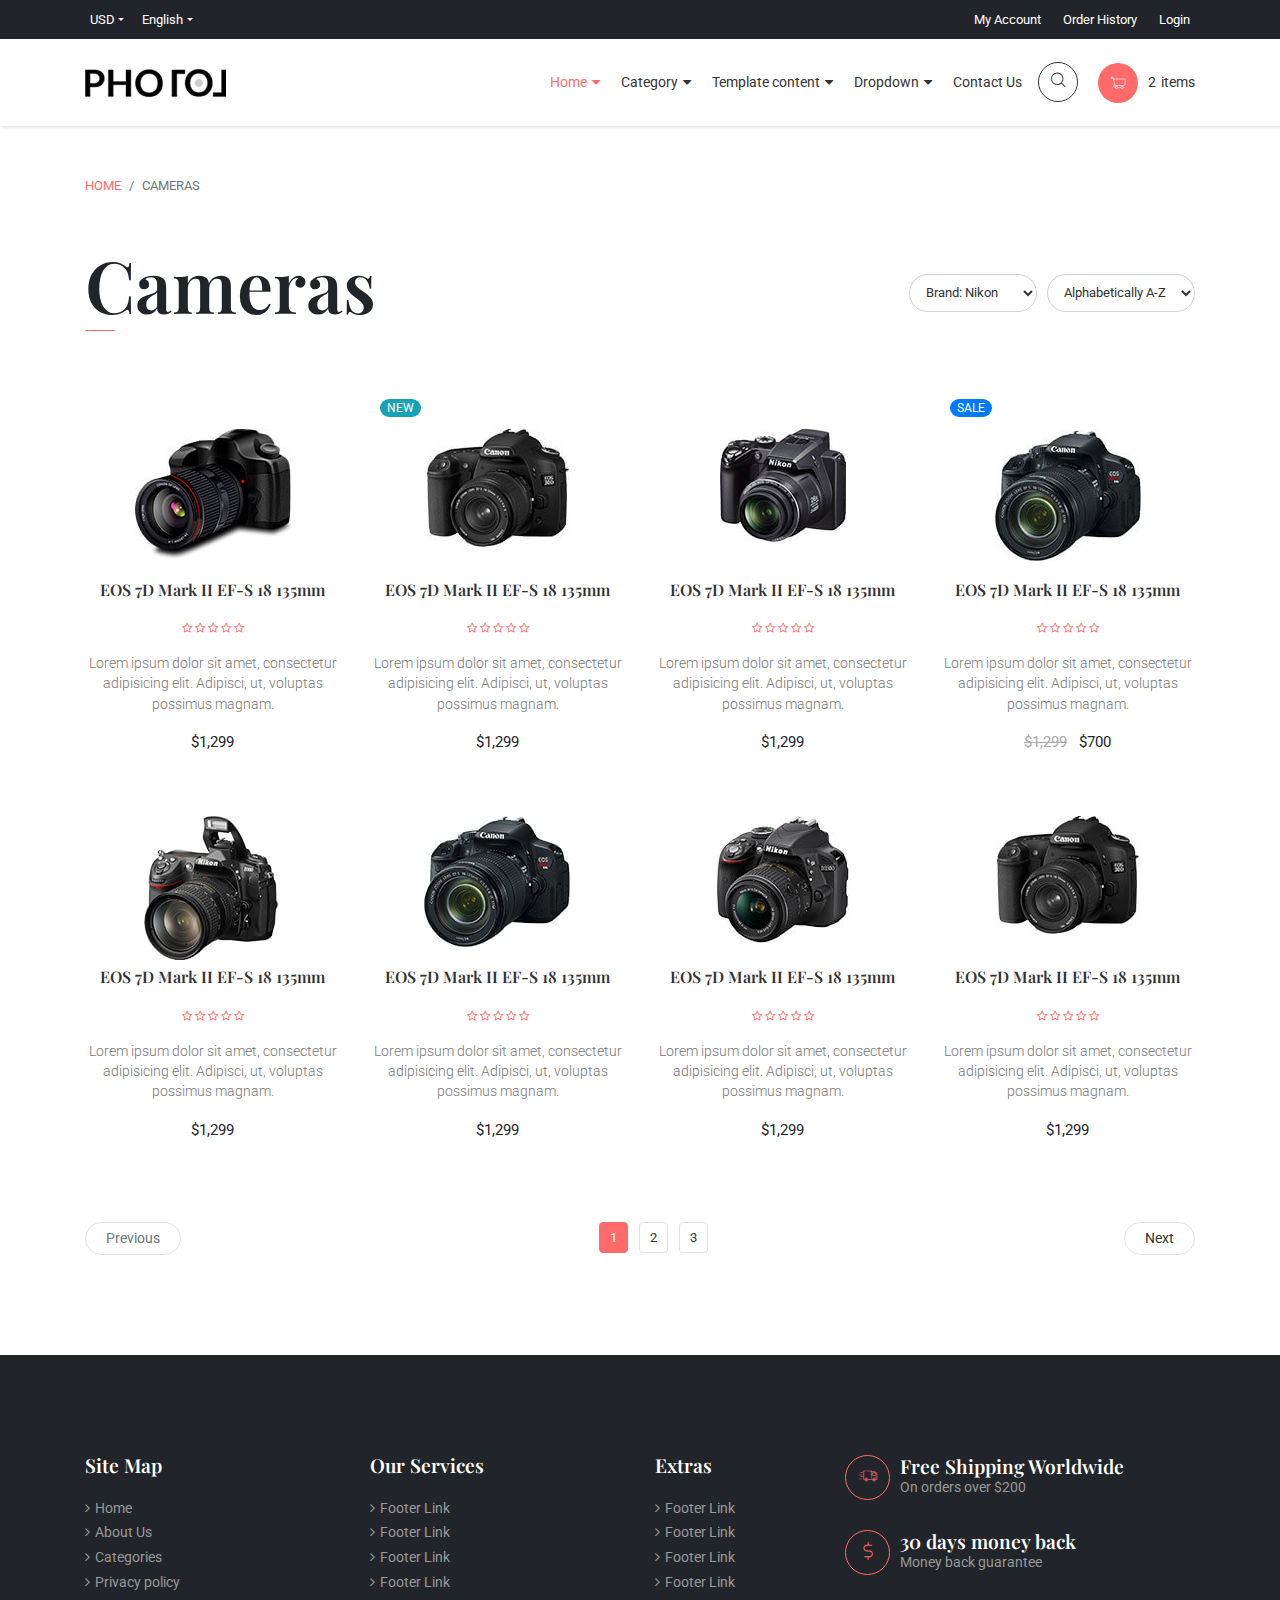
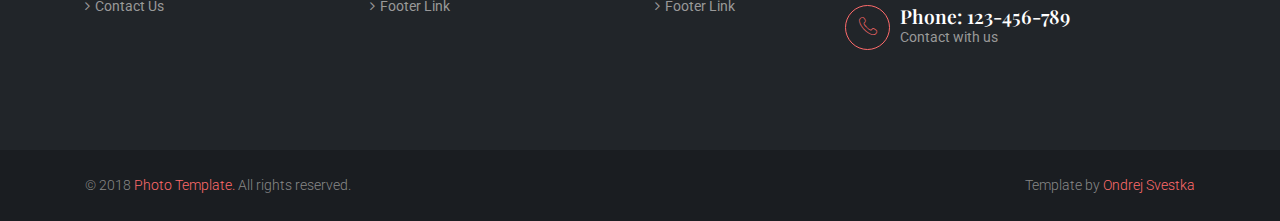
<file: distribution/category.html>
<!DOCTYPE html>
<html>
  <head>
    <meta charset="utf-8">
    <meta http-equiv="X-UA-Compatible" content="IE=edge">
    <title>Photo - Bootstrap 4 E-commerce Template</title>
    <meta name="description" content="">
    <meta name="viewport" content="width=device-width, initial-scale=1">
    <meta name="robots" content="all,follow">
    <!-- Bootstrap CSS-->
    <link rel="stylesheet" href="vendor/bootstrap/css/bootstrap.min.css">
    <!-- Font Awesome CSS-->
    <link rel="stylesheet" href="vendor/font-awesome/css/font-awesome.min.css">
    <!-- Font icons-->
    <link rel="stylesheet" href="css/custom-icons.css">
    <!-- Google fonts - Roboto for copy, Playfair Display for headings-->
    <link rel="stylesheet" href="https://fonts.googleapis.com/css?family=Playfair+Display:400,400i,700">
    <link rel="stylesheet" href="https://fonts.googleapis.com/css?family=Roboto:300,400,400i,700">
    <!-- Owl Carousel-->
    <link rel="stylesheet" href="vendor/owl.carousel/assets/owl.carousel.min.css">
    <link rel="stylesheet" href="vendor/owl.carousel/assets/owl.theme.default.min.css">
    <!-- theme stylesheet-->
    <link rel="stylesheet" href="css/style.default.css" id="theme-stylesheet">
    <!-- Custom stylesheet - for your changes-->
    <link rel="stylesheet" href="css/custom.css">
    <!-- Favicon-->
    <link rel="shortcut icon" href="favicon.png">
    <!-- Tweaks for older IEs--><!--[if lt IE 9]>
        <script src="https://oss.maxcdn.com/html5shiv/3.7.2/html5shiv.min.js"></script>
        <script src="https://oss.maxcdn.com/respond/1.4.2/respond.min.js"></script><![endif]-->
  </head>
  <body>
    <!-- Top Bar -->
    <div class="top-bar d-none d-sm-block">
      <div class="container">
        <div class="row">
          <div class="col-sm-4 col-md-3">
            <ul class="list-inline d-flex flex-row">
              <li class="list-inline-item"> 
                <div class="dropdown"><a id="currency" href="#" data-toggle="dropdown" aria-haspopup="true" aria-expanded="false" class="dropdown-toggle">USD</a>
                  <div aria-labelledby="currency" class="dropdown-menu"><a href="#" class="dropdown-item">EUR</a><a href="#" class="dropdown-item">EGP</a><a href="#" class="dropdown-item">AUD</a></div>
                </div>
              </li>
              <li class="list-inline-item">
                <div class="dropdown"><a id="lang" href="#" data-toggle="dropdown" aria-haspopup="true" aria-expanded="false" class="dropdown-toggle">English</a>
                  <div aria-labelledby="lang" class="dropdown-menu"><a href="#" class="dropdown-item">French</a><a href="#" class="dropdown-item">Spanish</a><a href="#" class="dropdown-item">Arabic</a></div>
                </div>
              </li>
            </ul>
          </div>
          <div class="col-sm-8 col-md-9 text-right account-details">
            <ul class="list-inline">
              <li class="list-inline-item"> <a href="#">My Account</a></li>
              <li class="list-inline-item"><a href="#">Order History</a></li>
              <li class="list-inline-item"><a href="#">Login</a></li>
            </ul>
          </div>
        </div>
      </div>
    </div>
    <!-- Navbar -->
    <nav class="navbar navbar-expand-lg px-lg-0">
      <div class="container position-relative">
        <!-- Navbar Brand--><a href="index.html" class="navbar-brand"> <img src="img/logo.png" alt="logo"></a>
        <!-- Toggle Button-->
        <button type="button" data-toggle="collapse" data-target="#navbarSupportedContent" aria-controls="navbarSupportedContent" aria-expanded="false" aria-label="Toggle navigation" class="navbar-toggler navbar-toggler-right">Menu <i class="fa fa-bars"></i></button>
        <!-- Navbar Menu-->
        <div id="navbarSupportedContent" class="collapse navbar-collapse">
          <div class="navbar-nav ml-auto align-items-lg-center">
            <div class="nav-item dropdown active"><a id="navbarHome" data-target="#" href="index.html" data-toggle="dropdown" aria-haspopup="true" aria-expanded="false" class="nav-link">Home<i class="fa fa-caret-down"></i></a>
              <div aria-labelledby="navbarHome" class="dropdown-menu"><a href="index.html" class="dropdown-item">Homepage 1</a><a href="index2.html" class="dropdown-item">Homepage 2</a></div>
            </div>
            <div class="nav-item dropdown"><a id="navbarCategory" data-target="#" href="index.html" data-toggle="dropdown" aria-haspopup="true" aria-expanded="false" class="nav-link">Category<i class="fa fa-caret-down"></i></a>
              <div aria-labelledby="navbarCategory" class="dropdown-menu"><a href="category.html" class="dropdown-item">Full width</a><a href="category-left.html" class="dropdown-item">Left sidebar</a><a href="category-right.html" class="dropdown-item">Right sidebar</a></div>
            </div>
            <!-- Megamenu-->
            <div class="nav-item"><a href="#" data-toggle="dropdown" class="nav-link">Template content<i class="fa fa-caret-down"></i></a>
              <div class="dropdown-menu megamenu">
                <div class="row">
                  <div class="col-lg-4 d-none d-lg-block">
                    <div style="background: center center url('img/hero-bg-1.jpg') no-repeat;" class="w-100 h-100"></div>
                  </div>
                  <div class="col-lg-8">
                    <div class="row px-lg-3 py-lg-5">
                      <div class="col-lg-4">
                            <!-- Megamenu list-->
                            <h6 class="heading-line">Homepage</h6>
                            <ul class="megamenu-list list-unstyled">
                              <li class="megamenu-list-item"><a href="index.html" class="megamenu-list-link">Homepage 1   </a></li>
                              <li class="megamenu-list-item"><a href="index2.html" class="megamenu-list-link">Homepage 2   </a></li>
                            </ul>
                            <!-- Megamenu list-->
                            <h6 class="heading-line">Shop</h6>
                            <ul class="megamenu-list list-unstyled">
                              <li class="megamenu-list-item"><a href="category.html" class="megamenu-list-link">Category - full width   </a></li>
                              <li class="megamenu-list-item"><a href="category-right.html" class="megamenu-list-link">Category - right sidebar   </a></li>
                              <li class="megamenu-list-item"><a href="category-left.html" class="megamenu-list-link">Category - left sidebar   </a></li>
                              <li class="megamenu-list-item"><a href="detail.html" class="megamenu-list-link">Product detail   </a></li>
                            </ul>
                      </div>
                      <div class="col-lg-4">
                            <!-- Megamenu list-->
                            <h6 class="heading-line">Order process</h6>
                            <ul class="megamenu-list list-unstyled">
                              <li class="megamenu-list-item"><a href="cart.html" class="megamenu-list-link">Shopping cart + checkout   </a></li>
                            </ul>
                            <!-- Megamenu list-->
                            <h6 class="heading-line">Blog</h6>
                            <ul class="megamenu-list list-unstyled">
                              <li class="megamenu-list-item"><a href="blog.html" class="megamenu-list-link">Blog   </a></li>
                              <li class="megamenu-list-item"><a href="post.html" class="megamenu-list-link">Post   </a></li>
                            </ul>
                            <!-- Megamenu list-->
                            <h6 class="heading-line">Pages</h6>
                            <ul class="megamenu-list list-unstyled">
                              <li class="megamenu-list-item"><a href="text.html" class="megamenu-list-link">Text page   </a></li>
                              <li class="megamenu-list-item"><a href="contact.html" class="megamenu-list-link">Contact   </a></li>
                            </ul>
                      </div>
                      <div class="col-lg-4">
                            <!-- Megamenu list-->
                            <h6 class="heading-line">Some more links</h6>
                            <ul class="megamenu-list list-unstyled">
                              <li class="megamenu-list-item"><a href="#" class="megamenu-list-link">Lorem   </a></li>
                              <li class="megamenu-list-item"><a href="##" class="megamenu-list-link">Ipsum dolor   </a></li>
                              <li class="megamenu-list-item"><a href="###" class="megamenu-list-link">Sit amet   </a></li>
                              <li class="megamenu-list-item"><a href="####" class="megamenu-list-link">Lorem   </a></li>
                              <li class="megamenu-list-item"><a href="#####" class="megamenu-list-link">Ipsum dolor   </a></li>
                              <li class="megamenu-list-item"><a href="######" class="megamenu-list-link">Sit amet   </a></li>
                            </ul>
                      </div>
                    </div>
                  </div>
                </div>
              </div>
            </div>
            <!-- /Megamenu end    -->
            <!-- Multi level dropdown    -->
            <div class="nav-item dropdown"><a id="navbarDropdownMenuLink" href="http://example.com" data-toggle="dropdown" aria-haspopup="true" aria-expanded="false" class="nav-link">Dropdown<i class="fa fa-caret-down"></i></a>
              <div aria-labelledby="navbarDropdownMenuLink" class="dropdown-menu"><a href="#" class="dropdown-item">Action</a><a href="#" class="dropdown-item">Another action</a>
                <div class="dropdown-submenu"><a id="navbarDropdownMenuLink2" href="http://example.com" data-toggle="dropdown" aria-haspopup="true" aria-expanded="false" class="dropdown-item">Multilevel dropdown<i class="fa fa-caret-down"></i></a>
                  <div aria-labelledby="navbarDropdownMenuLink2" class="dropdown-menu"><a href="#" class="dropdown-item">Action</a>
                    <div class="dropdown-submenu"><a id="navbarDropdownMenuLink3" href="http://example.com" data-toggle="dropdown" aria-haspopup="true" aria-expanded="false" class="dropdown-item">
                         
                        Another action<i class="fa fa-caret-down"></i></a>
                      <div aria-labelledby="navbarDropdownMenuLink3" class="dropdown-menu"><a href="#" class="dropdown-item">Action</a><a href="#" class="dropdown-item">Action</a><a href="#" class="dropdown-item">Action</a><a href="#" class="dropdown-item">Action</a></div>
                    </div><a href="#" class="dropdown-item">Something else here</a>
                  </div>
                </div>
              </div>
            </div>
            <!-- Multi level dropdown end      -->
            <div class="nav-item"><a href="contact.html" class="nav-link">Contact Us</a></div>
            <div class="nav-item">
              <ul class="list-inline">
                <li class="list-inline-item"><a id="search" href="#" class="nav-link">
                    <div class="icon search"><i class="icon-magnifying-glass"></i></div></a></li>
                <li class="list-inline-item"><a href="cart.html" class="nav-link">
                    <div class="icon cart"><i class="icon-cart"></i></div><span class="d-md-none d-lg-inline"><span class="no">2</span>items</span></a></li>
              </ul>
            </div>
          </div>
        </div>
      </div>
    </nav>
    <div class="category-page">
      <!-- Breadcrumb -->
      <div class="container">
        <ol class="breadcrumb">
          <li class="breadcrumb-item text-uppercase"> <a href="index.html" class="text-primary">Home</a></li>
          <li class="breadcrumb-item active text-uppercase">Cameras</li>
        </ol>
      </div>
      <!-- Products-->
      <section class="products p-t-small">
        <div class="container">
          <header>
            <div class="row d-flex align-items-center">
              <div class="col-md-6">
                <h1 class="heading-line">Cameras</h1>
              </div>
              <div class="col-md-6">
                <div class="filters d-flex justify-content-end">
                  <select title="Brand" name="brand" class="filter-branselect form-control">
                    <option value="">Brand: Nikon</option>
                    <option value="">Brand: Canon</option>
                    <option value="">Brand: Sample</option>
                    <option value="">Brand: Sample</option>
                  </select>
                  <select title="Alphabetically A-Z" name="alphabetically" class="filter-nameselect form-control">
                    <option value="">Alphabetically A-Z</option>
                    <option value="">Alphabetically Z-A</option>
                  </select>
                </div>
              </div>
            </div>
          </header>
          <div class="my-5">
            <div class="row">
                  <div class="col-lg-3 col-md-4 col-sm-6">
                    <div class="item text-center">
                      <div class="product-image"><img src="img/product-1.jpg" alt="camera">
                        <div class="overlay"> <a href="#" class="wishlist"><i class="fa fa-heart"></i></a>
                          <ul class="list-unstyled">
                            <li><a href="detail.html" class="btn btn-unique">View Detail</a></li>
                            <li><a href="#" class="btn btn-dark">Add To Cart</a></li>
                          </ul>
                        </div>
                      </div><a href="detail.html" class="item-name">
                        <h4>EOS 7D Mark II EF-S 18 135mm</h4></a>
                      <ul class="list-inline rate text-primary">
                        <li class="list-inline-item"><i class="fa fa-star-o"></i></li>
                        <li class="list-inline-item"><i class="fa fa-star-o"></i></li>
                        <li class="list-inline-item"><i class="fa fa-star-o"></i></li>
                        <li class="list-inline-item"><i class="fa fa-star-o"></i></li>
                        <li class="list-inline-item"><i class="fa fa-star-o"></i></li>
                      </ul>
                      <p> Lorem ipsum dolor sit amet, consectetur adipisicing elit. Adipisci, ut, voluptas possimus magnam.</p>
                      <ul class="price list-inline">
                        <li class="list-inline-item"> <span class="price">$1,299</span></li>
                      </ul>
                    </div>
                  </div>
                  <div class="col-lg-3 col-md-4 col-sm-6">
                    <div class="item text-center">
                      <div class="product-image"><span class="new badge badge-pill badge-info text-uppercase">new</span><img src="img/product-2.jpg" alt="camera">
                        <div class="overlay"> <a href="#" class="wishlist"><i class="fa fa-heart"></i></a>
                          <ul class="list-unstyled">
                            <li><a href="detail.html" class="btn btn-unique">View Detail</a></li>
                            <li><a href="#" class="btn btn-dark">Add To Cart</a></li>
                          </ul>
                        </div>
                      </div><a href="detail.html" class="item-name">
                        <h4>EOS 7D Mark II EF-S 18 135mm</h4></a>
                      <ul class="list-inline rate text-primary">
                        <li class="list-inline-item"><i class="fa fa-star-o"></i></li>
                        <li class="list-inline-item"><i class="fa fa-star-o"></i></li>
                        <li class="list-inline-item"><i class="fa fa-star-o"></i></li>
                        <li class="list-inline-item"><i class="fa fa-star-o"></i></li>
                        <li class="list-inline-item"><i class="fa fa-star-o"></i></li>
                      </ul>
                      <p> Lorem ipsum dolor sit amet, consectetur adipisicing elit. Adipisci, ut, voluptas possimus magnam.</p>
                      <ul class="price list-inline">
                        <li class="list-inline-item"> <span class="price">$1,299</span></li>
                      </ul>
                    </div>
                  </div>
                  <div class="col-lg-3 col-md-4 col-sm-6">
                    <div class="item text-center">
                      <div class="product-image"><img src="img/product-3.jpg" alt="camera">
                        <div class="overlay"> <a href="#" class="wishlist"><i class="fa fa-heart"></i></a>
                          <ul class="list-unstyled">
                            <li><a href="detail.html" class="btn btn-unique">View Detail</a></li>
                            <li><a href="#" class="btn btn-dark">Add To Cart</a></li>
                          </ul>
                        </div>
                      </div><a href="detail.html" class="item-name">
                        <h4>EOS 7D Mark II EF-S 18 135mm</h4></a>
                      <ul class="list-inline rate text-primary">
                        <li class="list-inline-item"><i class="fa fa-star-o"></i></li>
                        <li class="list-inline-item"><i class="fa fa-star-o"></i></li>
                        <li class="list-inline-item"><i class="fa fa-star-o"></i></li>
                        <li class="list-inline-item"><i class="fa fa-star-o"></i></li>
                        <li class="list-inline-item"><i class="fa fa-star-o"></i></li>
                      </ul>
                      <p> Lorem ipsum dolor sit amet, consectetur adipisicing elit. Adipisci, ut, voluptas possimus magnam.</p>
                      <ul class="price list-inline">
                        <li class="list-inline-item"> <span class="price">$1,299</span></li>
                      </ul>
                    </div>
                  </div>
                  <div class="col-lg-3 col-md-4 col-sm-6">
                    <div class="item text-center">
                      <div class="product-image"><span class="sale badge badge-pill badge-primary text-uppercase">sale</span><img src="img/product-4.jpg" alt="camera">
                        <div class="overlay"> <a href="#" class="wishlist"><i class="fa fa-heart"></i></a>
                          <ul class="list-unstyled">
                            <li><a href="detail.html" class="btn btn-unique">View Detail</a></li>
                            <li><a href="#" class="btn btn-dark">Add To Cart</a></li>
                          </ul>
                        </div>
                      </div><a href="detail.html" class="item-name">
                        <h4>EOS 7D Mark II EF-S 18 135mm</h4></a>
                      <ul class="list-inline rate text-primary">
                        <li class="list-inline-item"><i class="fa fa-star-o"></i></li>
                        <li class="list-inline-item"><i class="fa fa-star-o"></i></li>
                        <li class="list-inline-item"><i class="fa fa-star-o"></i></li>
                        <li class="list-inline-item"><i class="fa fa-star-o"></i></li>
                        <li class="list-inline-item"><i class="fa fa-star-o"></i></li>
                      </ul>
                      <p> Lorem ipsum dolor sit amet, consectetur adipisicing elit. Adipisci, ut, voluptas possimus magnam.</p>
                      <ul class="price list-inline">
                        <li class="list-inline-item"> <span class="price-old">$1,299</span></li>
                        <li class="list-inline-item"> <span class="price-new">$700</span></li>
                      </ul>
                    </div>
                  </div>
                  <div class="col-lg-3 col-md-4 col-sm-6">
                    <div class="item text-center">
                      <div class="product-image"><img src="img/product-5.jpg" alt="camera">
                        <div class="overlay"> <a href="#" class="wishlist"><i class="fa fa-heart"></i></a>
                          <ul class="list-unstyled">
                            <li><a href="detail.html" class="btn btn-unique">View Detail</a></li>
                            <li><a href="#" class="btn btn-dark">Add To Cart</a></li>
                          </ul>
                        </div>
                      </div><a href="detail.html" class="item-name">
                        <h4>EOS 7D Mark II EF-S 18 135mm</h4></a>
                      <ul class="list-inline rate text-primary">
                        <li class="list-inline-item"><i class="fa fa-star-o"></i></li>
                        <li class="list-inline-item"><i class="fa fa-star-o"></i></li>
                        <li class="list-inline-item"><i class="fa fa-star-o"></i></li>
                        <li class="list-inline-item"><i class="fa fa-star-o"></i></li>
                        <li class="list-inline-item"><i class="fa fa-star-o"></i></li>
                      </ul>
                      <p> Lorem ipsum dolor sit amet, consectetur adipisicing elit. Adipisci, ut, voluptas possimus magnam.</p>
                      <ul class="price list-inline">
                        <li class="list-inline-item"> <span class="price">$1,299</span></li>
                      </ul>
                    </div>
                  </div>
                  <div class="col-lg-3 col-md-4 col-sm-6">
                    <div class="item text-center">
                      <div class="product-image"><img src="img/product-6.jpg" alt="camera">
                        <div class="overlay"> <a href="#" class="wishlist"><i class="fa fa-heart"></i></a>
                          <ul class="list-unstyled">
                            <li><a href="detail.html" class="btn btn-unique">View Detail</a></li>
                            <li><a href="#" class="btn btn-dark">Add To Cart</a></li>
                          </ul>
                        </div>
                      </div><a href="detail.html" class="item-name">
                        <h4>EOS 7D Mark II EF-S 18 135mm</h4></a>
                      <ul class="list-inline rate text-primary">
                        <li class="list-inline-item"><i class="fa fa-star-o"></i></li>
                        <li class="list-inline-item"><i class="fa fa-star-o"></i></li>
                        <li class="list-inline-item"><i class="fa fa-star-o"></i></li>
                        <li class="list-inline-item"><i class="fa fa-star-o"></i></li>
                        <li class="list-inline-item"><i class="fa fa-star-o"></i></li>
                      </ul>
                      <p> Lorem ipsum dolor sit amet, consectetur adipisicing elit. Adipisci, ut, voluptas possimus magnam.</p>
                      <ul class="price list-inline">
                        <li class="list-inline-item"> <span class="price">$1,299</span></li>
                      </ul>
                    </div>
                  </div>
                  <div class="col-lg-3 col-md-4 col-sm-6">
                    <div class="item text-center">
                      <div class="product-image"><img src="img/product-7.jpg" alt="camera">
                        <div class="overlay"> <a href="#" class="wishlist"><i class="fa fa-heart"></i></a>
                          <ul class="list-unstyled">
                            <li><a href="detail.html" class="btn btn-unique">View Detail</a></li>
                            <li><a href="#" class="btn btn-dark">Add To Cart</a></li>
                          </ul>
                        </div>
                      </div><a href="detail.html" class="item-name">
                        <h4>EOS 7D Mark II EF-S 18 135mm</h4></a>
                      <ul class="list-inline rate text-primary">
                        <li class="list-inline-item"><i class="fa fa-star-o"></i></li>
                        <li class="list-inline-item"><i class="fa fa-star-o"></i></li>
                        <li class="list-inline-item"><i class="fa fa-star-o"></i></li>
                        <li class="list-inline-item"><i class="fa fa-star-o"></i></li>
                        <li class="list-inline-item"><i class="fa fa-star-o"></i></li>
                      </ul>
                      <p> Lorem ipsum dolor sit amet, consectetur adipisicing elit. Adipisci, ut, voluptas possimus magnam.</p>
                      <ul class="price list-inline">
                        <li class="list-inline-item"> <span class="price">$1,299</span></li>
                      </ul>
                    </div>
                  </div>
                  <div class="col-lg-3 col-md-4 col-sm-6">
                    <div class="item text-center">
                      <div class="product-image"><img src="img/product-2.jpg" alt="camera">
                        <div class="overlay"> <a href="#" class="wishlist"><i class="fa fa-heart"></i></a>
                          <ul class="list-unstyled">
                            <li><a href="detail.html" class="btn btn-unique">View Detail</a></li>
                            <li><a href="#" class="btn btn-dark">Add To Cart</a></li>
                          </ul>
                        </div>
                      </div><a href="detail.html" class="item-name">
                        <h4>EOS 7D Mark II EF-S 18 135mm</h4></a>
                      <ul class="list-inline rate text-primary">
                        <li class="list-inline-item"><i class="fa fa-star-o"></i></li>
                        <li class="list-inline-item"><i class="fa fa-star-o"></i></li>
                        <li class="list-inline-item"><i class="fa fa-star-o"></i></li>
                        <li class="list-inline-item"><i class="fa fa-star-o"></i></li>
                        <li class="list-inline-item"><i class="fa fa-star-o"></i></li>
                      </ul>
                      <p> Lorem ipsum dolor sit amet, consectetur adipisicing elit. Adipisci, ut, voluptas possimus magnam.</p>
                      <ul class="price list-inline">
                        <li class="list-inline-item"> <span class="price">$1,299</span></li>
                      </ul>
                    </div>
                  </div>
            </div>
          </div>
          <!-- Pagination -->
          <div class="pagination pagination-custom mt-5">
            <nav aria-label="...">
              <ul class="pagination pagination-sm d-flex justify-content-between">
                <li class="page-item disabled"><a href="#" tabindex="-1" class="page-link">Previous</a></li>
                <li> 
                  <ul class="pages list-inline">
                    <li class="page-item active list-inline-item"><a href="#" class="page-link">1</a></li>
                    <li class="page-item list-inline-item"><a href="#" class="page-link">2</a></li>
                    <li class="page-item list-inline-item"><a href="#" class="page-link">3</a></li>
                  </ul>
                </li>
                <li class="page-item"><a href="#" class="page-link">Next</a></li>
              </ul>
            </nav>
          </div>
        </div>
      </section>
    </div>
    <!-- Search Panel-->
    <div class="search-overlay">
      <div class="search-inner d-flex justify-content-center align-items-center">
        <div class="search-close"><i class="icon-close"></i></div>
        <div class="container">
          <div class="form-holder">
            <form class="d-flex">
              <input type="search" placeholder="What are you looking for...">
              <button type="submit" class="search text-primary text-uppercase">Search</button>
            </form>
          </div>
        </div>
      </div>
    </div>
    <!-- Footer-->
    <footer class="main-footer">
      <div class="page-links">
        <div class="container">
          <div class="row">
            <div class="col-lg-3 col-sm-6">
              <h3>Site Map</h3>
              <ul class="list-unstyled">
                <li> <a href="#">Home</a></li>
                <li> <a href="#">About Us</a></li>
                <li> <a href="#">Categories</a></li>
                <li> <a href="#">Privacy policy</a></li>
                <li> <a href="#">Contact Us</a></li>
              </ul>
            </div>
            <div class="col-lg-3 col-sm-6">
              <h3>Our Services</h3>
              <ul class="list-unstyled">
                <li> <a href="#">Footer Link</a></li>
                <li> <a href="#">Footer Link</a></li>
                <li> <a href="#">Footer Link</a></li>
                <li> <a href="#">Footer Link</a></li>
                <li> <a href="#">Footer Link</a></li>
              </ul>
            </div>
            <div class="col-lg-2 col-sm-6">
              <h3>Extras</h3>
              <ul class="list-unstyled">
                <li> <a href="#">Footer Link</a></li>
                <li> <a href="#">Footer Link</a></li>
                <li> <a href="#">Footer Link</a></li>
                <li> <a href="#">Footer Link</a></li>
                <li> <a href="#">Footer Link</a></li>
              </ul>
            </div>
            <div class="col-lg-4 col-sm-6 details js-pull">
              <ul class="list-unstyled">
                <li class="d-flex align-items-center">
                  <div class="icon"><i class="icon-delivery-truck"></i></div>
                  <div class="text"> 
                    <h3>Free Shipping Worldwide</h3>
                    <p>On orders over $200</p>
                  </div>
                </li>
                <li class="d-flex align-items-center">
                  <div class="icon"><i class="icon-dollar-symbol"></i></div>
                  <div class="text"> 
                    <h3>30 days money back</h3>
                    <p>Money back guarantee</p>
                  </div>
                </li>
                <li class="d-flex align-items-center">
                  <div class="icon"><i class="icon-phone-call"></i></div>
                  <div class="text"> 
                    <h3>Phone: 123-456-789</h3>
                    <p>Contact with us</p>
                  </div>
                </li>
              </ul>
            </div>
          </div>
        </div>
      </div>
      <div class="copyrights">
        <div class="container">
          <div class="row">
            <div class="col-sm-6">
              <p>&copy; 2018 <span class="text-primary">Photo Template. </span>All rights reserved.</p>
            </div>
            <div class="col-sm-6 text-right">
              <p>Template by <a href="https://ondrejsvestka.cz" target="_blank">Ondrej Svestka</a></p>
            </div>
          </div>
        </div>
      </div>
    </footer>
    <!-- JavaScript files-->
    <script src="vendor/jquery/jquery.min.js"></script>
    <script src="vendor/popper.js/umd/popper.min.js"> </script>
    <script src="vendor/bootstrap/js/bootstrap.min.js"></script>
    <script src="vendor/jquery.cookie/jquery.cookie.js"> </script>
    <script src="vendor/owl.carousel/owl.carousel.min.js"></script>
    <script src="vendor/owl.carousel2.thumbs/owl.carousel2.thumbs.min.js"></script>
    <script src="vendor/jquery-validation/jquery.validate.min.js"></script>
    <script src="js/front.js"></script>
  </body>
</html>
</file>
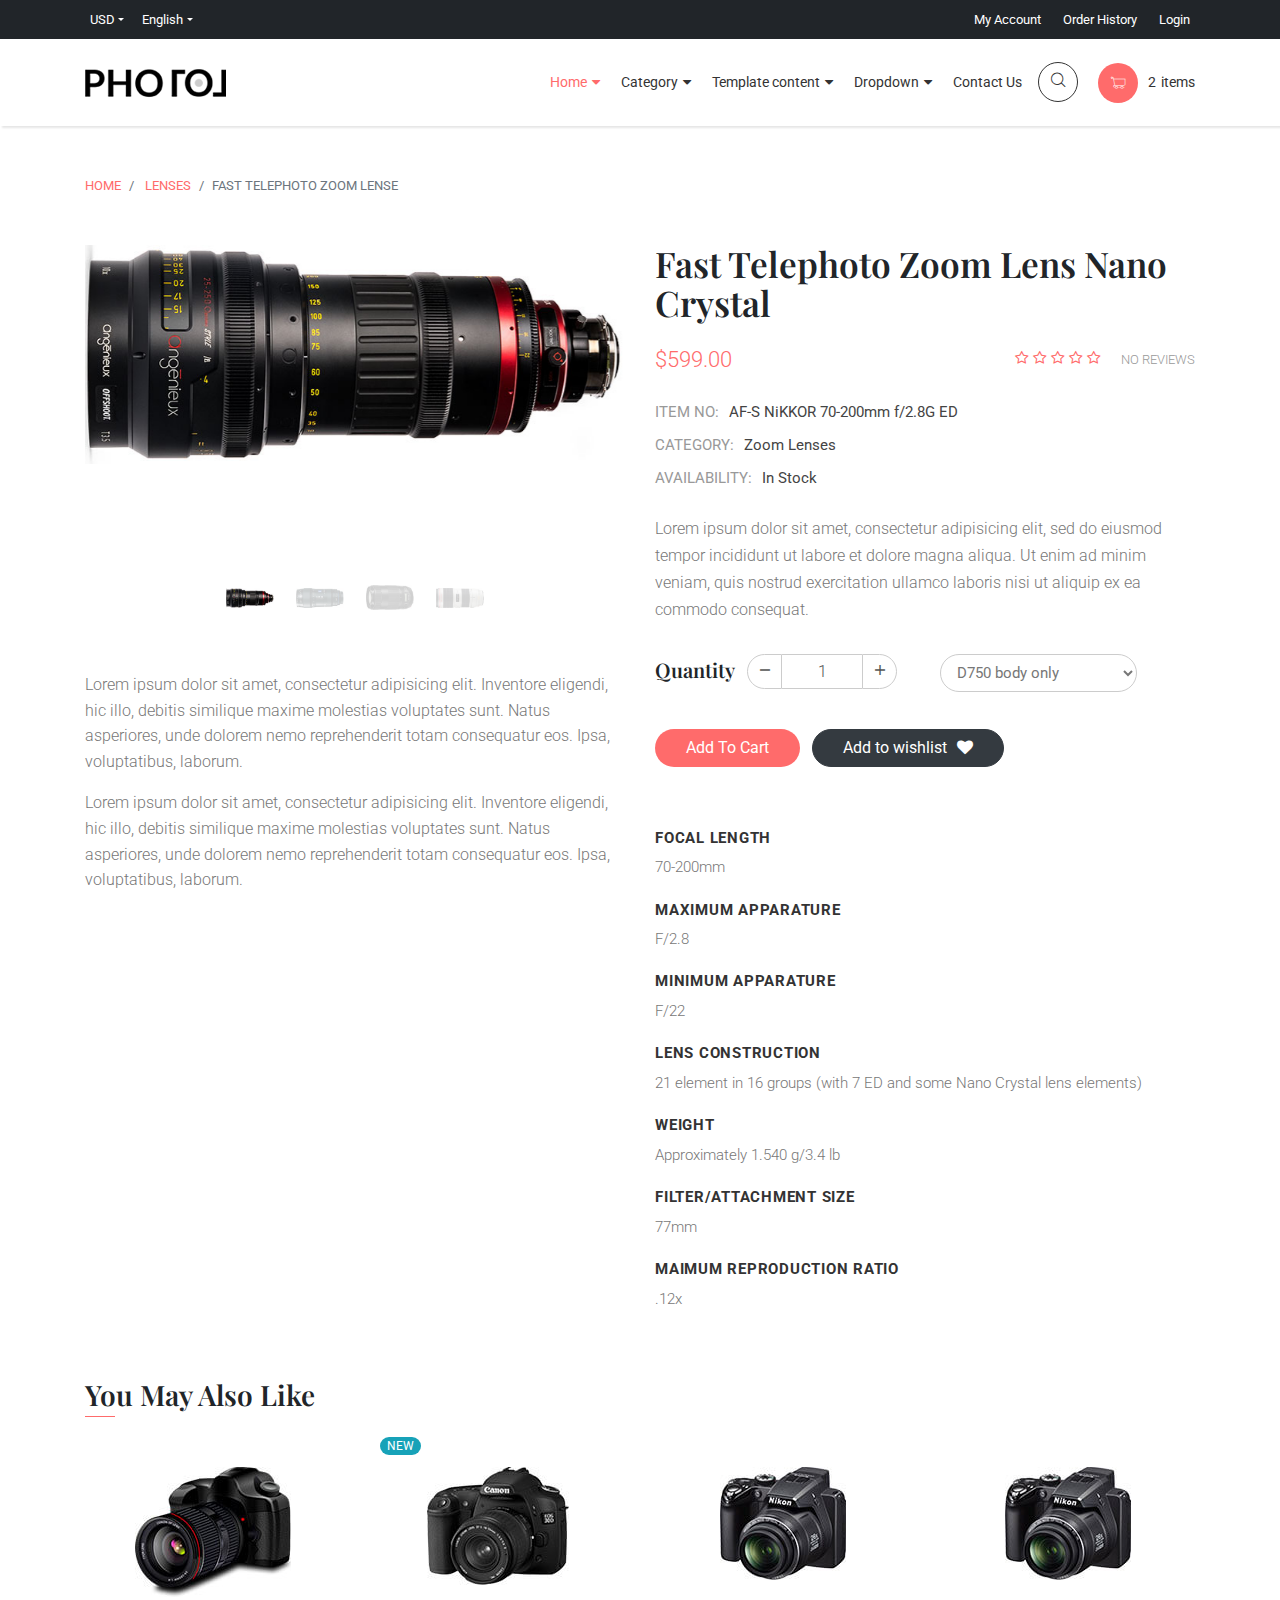
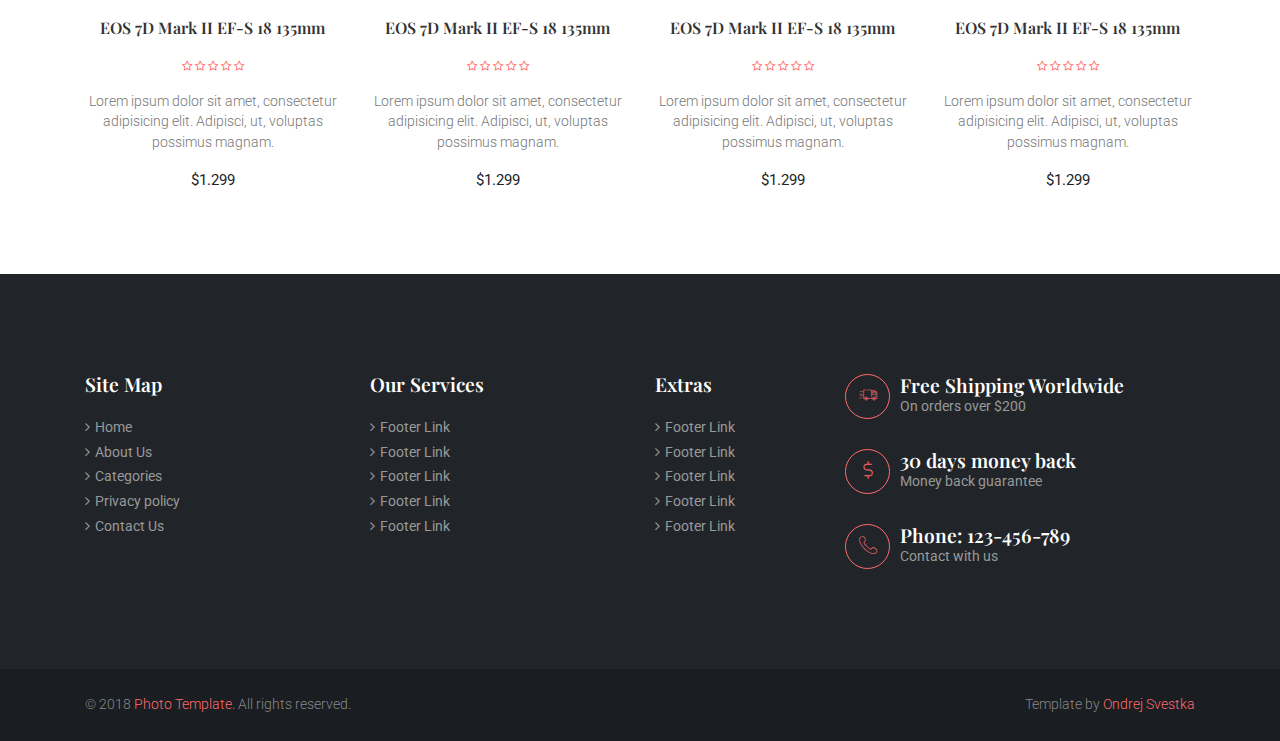
<file: distribution/detail.html>
<!DOCTYPE html>
<html>
  <head>
    <meta charset="utf-8">
    <meta http-equiv="X-UA-Compatible" content="IE=edge">
    <title>Photo - Bootstrap 4 E-commerce Template</title>
    <meta name="description" content="">
    <meta name="viewport" content="width=device-width, initial-scale=1">
    <meta name="robots" content="all,follow">
    <!-- Bootstrap CSS-->
    <link rel="stylesheet" href="vendor/bootstrap/css/bootstrap.min.css">
    <!-- Font Awesome CSS-->
    <link rel="stylesheet" href="vendor/font-awesome/css/font-awesome.min.css">
    <!-- Font icons-->
    <link rel="stylesheet" href="css/custom-icons.css">
    <!-- Google fonts - Roboto for copy, Playfair Display for headings-->
    <link rel="stylesheet" href="https://fonts.googleapis.com/css?family=Playfair+Display:400,400i,700">
    <link rel="stylesheet" href="https://fonts.googleapis.com/css?family=Roboto:300,400,400i,700">
    <!-- Owl Carousel-->
    <link rel="stylesheet" href="vendor/owl.carousel/assets/owl.carousel.min.css">
    <link rel="stylesheet" href="vendor/owl.carousel/assets/owl.theme.default.min.css">
    <!-- theme stylesheet-->
    <link rel="stylesheet" href="css/style.default.css" id="theme-stylesheet">
    <!-- Custom stylesheet - for your changes-->
    <link rel="stylesheet" href="css/custom.css">
    <!-- Favicon-->
    <link rel="shortcut icon" href="favicon.png">
    <!-- Tweaks for older IEs--><!--[if lt IE 9]>
        <script src="https://oss.maxcdn.com/html5shiv/3.7.2/html5shiv.min.js"></script>
        <script src="https://oss.maxcdn.com/respond/1.4.2/respond.min.js"></script><![endif]-->
  </head>
  <body>
    <!-- Top Bar -->
    <div class="top-bar d-none d-sm-block">
      <div class="container">
        <div class="row">
          <div class="col-sm-4 col-md-3">
            <ul class="list-inline d-flex flex-row">
              <li class="list-inline-item"> 
                <div class="dropdown"><a id="currency" href="#" data-toggle="dropdown" aria-haspopup="true" aria-expanded="false" class="dropdown-toggle">USD</a>
                  <div aria-labelledby="currency" class="dropdown-menu"><a href="#" class="dropdown-item">EUR</a><a href="#" class="dropdown-item">EGP</a><a href="#" class="dropdown-item">AUD</a></div>
                </div>
              </li>
              <li class="list-inline-item">
                <div class="dropdown"><a id="lang" href="#" data-toggle="dropdown" aria-haspopup="true" aria-expanded="false" class="dropdown-toggle">English</a>
                  <div aria-labelledby="lang" class="dropdown-menu"><a href="#" class="dropdown-item">French</a><a href="#" class="dropdown-item">Spanish</a><a href="#" class="dropdown-item">Arabic</a></div>
                </div>
              </li>
            </ul>
          </div>
          <div class="col-sm-8 col-md-9 text-right account-details">
            <ul class="list-inline">
              <li class="list-inline-item"> <a href="#">My Account</a></li>
              <li class="list-inline-item"><a href="#">Order History</a></li>
              <li class="list-inline-item"><a href="#">Login</a></li>
            </ul>
          </div>
        </div>
      </div>
    </div>
    <!-- Navbar -->
    <nav class="navbar navbar-expand-lg px-lg-0">
      <div class="container position-relative">
        <!-- Navbar Brand--><a href="index.html" class="navbar-brand"> <img src="img/logo.png" alt="logo"></a>
        <!-- Toggle Button-->
        <button type="button" data-toggle="collapse" data-target="#navbarSupportedContent" aria-controls="navbarSupportedContent" aria-expanded="false" aria-label="Toggle navigation" class="navbar-toggler navbar-toggler-right">Menu <i class="fa fa-bars"></i></button>
        <!-- Navbar Menu-->
        <div id="navbarSupportedContent" class="collapse navbar-collapse">
          <div class="navbar-nav ml-auto align-items-lg-center">
            <div class="nav-item dropdown active"><a id="navbarHome" data-target="#" href="index.html" data-toggle="dropdown" aria-haspopup="true" aria-expanded="false" class="nav-link">Home<i class="fa fa-caret-down"></i></a>
              <div aria-labelledby="navbarHome" class="dropdown-menu"><a href="index.html" class="dropdown-item">Homepage 1</a><a href="index2.html" class="dropdown-item">Homepage 2</a></div>
            </div>
            <div class="nav-item dropdown"><a id="navbarCategory" data-target="#" href="index.html" data-toggle="dropdown" aria-haspopup="true" aria-expanded="false" class="nav-link">Category<i class="fa fa-caret-down"></i></a>
              <div aria-labelledby="navbarCategory" class="dropdown-menu"><a href="category.html" class="dropdown-item">Full width</a><a href="category-left.html" class="dropdown-item">Left sidebar</a><a href="category-right.html" class="dropdown-item">Right sidebar</a></div>
            </div>
            <!-- Megamenu-->
            <div class="nav-item"><a href="#" data-toggle="dropdown" class="nav-link">Template content<i class="fa fa-caret-down"></i></a>
              <div class="dropdown-menu megamenu">
                <div class="row">
                  <div class="col-lg-4 d-none d-lg-block">
                    <div style="background: center center url('img/hero-bg-1.jpg') no-repeat;" class="w-100 h-100"></div>
                  </div>
                  <div class="col-lg-8">
                    <div class="row px-lg-3 py-lg-5">
                      <div class="col-lg-4">
                            <!-- Megamenu list-->
                            <h6 class="heading-line">Homepage</h6>
                            <ul class="megamenu-list list-unstyled">
                              <li class="megamenu-list-item"><a href="index.html" class="megamenu-list-link">Homepage 1   </a></li>
                              <li class="megamenu-list-item"><a href="index2.html" class="megamenu-list-link">Homepage 2   </a></li>
                            </ul>
                            <!-- Megamenu list-->
                            <h6 class="heading-line">Shop</h6>
                            <ul class="megamenu-list list-unstyled">
                              <li class="megamenu-list-item"><a href="category.html" class="megamenu-list-link">Category - full width   </a></li>
                              <li class="megamenu-list-item"><a href="category-right.html" class="megamenu-list-link">Category - right sidebar   </a></li>
                              <li class="megamenu-list-item"><a href="category-left.html" class="megamenu-list-link">Category - left sidebar   </a></li>
                              <li class="megamenu-list-item"><a href="detail.html" class="megamenu-list-link">Product detail   </a></li>
                            </ul>
                      </div>
                      <div class="col-lg-4">
                            <!-- Megamenu list-->
                            <h6 class="heading-line">Order process</h6>
                            <ul class="megamenu-list list-unstyled">
                              <li class="megamenu-list-item"><a href="cart.html" class="megamenu-list-link">Shopping cart + checkout   </a></li>
                            </ul>
                            <!-- Megamenu list-->
                            <h6 class="heading-line">Blog</h6>
                            <ul class="megamenu-list list-unstyled">
                              <li class="megamenu-list-item"><a href="blog.html" class="megamenu-list-link">Blog   </a></li>
                              <li class="megamenu-list-item"><a href="post.html" class="megamenu-list-link">Post   </a></li>
                            </ul>
                            <!-- Megamenu list-->
                            <h6 class="heading-line">Pages</h6>
                            <ul class="megamenu-list list-unstyled">
                              <li class="megamenu-list-item"><a href="text.html" class="megamenu-list-link">Text page   </a></li>
                              <li class="megamenu-list-item"><a href="contact.html" class="megamenu-list-link">Contact   </a></li>
                            </ul>
                      </div>
                      <div class="col-lg-4">
                            <!-- Megamenu list-->
                            <h6 class="heading-line">Some more links</h6>
                            <ul class="megamenu-list list-unstyled">
                              <li class="megamenu-list-item"><a href="#" class="megamenu-list-link">Lorem   </a></li>
                              <li class="megamenu-list-item"><a href="##" class="megamenu-list-link">Ipsum dolor   </a></li>
                              <li class="megamenu-list-item"><a href="###" class="megamenu-list-link">Sit amet   </a></li>
                              <li class="megamenu-list-item"><a href="####" class="megamenu-list-link">Lorem   </a></li>
                              <li class="megamenu-list-item"><a href="#####" class="megamenu-list-link">Ipsum dolor   </a></li>
                              <li class="megamenu-list-item"><a href="######" class="megamenu-list-link">Sit amet   </a></li>
                            </ul>
                      </div>
                    </div>
                  </div>
                </div>
              </div>
            </div>
            <!-- /Megamenu end    -->
            <!-- Multi level dropdown    -->
            <div class="nav-item dropdown"><a id="navbarDropdownMenuLink" href="http://example.com" data-toggle="dropdown" aria-haspopup="true" aria-expanded="false" class="nav-link">Dropdown<i class="fa fa-caret-down"></i></a>
              <div aria-labelledby="navbarDropdownMenuLink" class="dropdown-menu"><a href="#" class="dropdown-item">Action</a><a href="#" class="dropdown-item">Another action</a>
                <div class="dropdown-submenu"><a id="navbarDropdownMenuLink2" href="http://example.com" data-toggle="dropdown" aria-haspopup="true" aria-expanded="false" class="dropdown-item">Multilevel dropdown<i class="fa fa-caret-down"></i></a>
                  <div aria-labelledby="navbarDropdownMenuLink2" class="dropdown-menu"><a href="#" class="dropdown-item">Action</a>
                    <div class="dropdown-submenu"><a id="navbarDropdownMenuLink3" href="http://example.com" data-toggle="dropdown" aria-haspopup="true" aria-expanded="false" class="dropdown-item">
                         
                        Another action<i class="fa fa-caret-down"></i></a>
                      <div aria-labelledby="navbarDropdownMenuLink3" class="dropdown-menu"><a href="#" class="dropdown-item">Action</a><a href="#" class="dropdown-item">Action</a><a href="#" class="dropdown-item">Action</a><a href="#" class="dropdown-item">Action</a></div>
                    </div><a href="#" class="dropdown-item">Something else here</a>
                  </div>
                </div>
              </div>
            </div>
            <!-- Multi level dropdown end      -->
            <div class="nav-item"><a href="contact.html" class="nav-link">Contact Us</a></div>
            <div class="nav-item">
              <ul class="list-inline">
                <li class="list-inline-item"><a id="search" href="#" class="nav-link">
                    <div class="icon search"><i class="icon-magnifying-glass"></i></div></a></li>
                <li class="list-inline-item"><a href="cart.html" class="nav-link">
                    <div class="icon cart"><i class="icon-cart"></i></div><span class="d-md-none d-lg-inline"><span class="no">2</span>items</span></a></li>
              </ul>
            </div>
          </div>
        </div>
      </div>
    </nav>
    <div class="details-page">
      <!-- Breadcrumb -->
      <div class="container">
        <ol class="breadcrumb">
          <li class="breadcrumb-item text-uppercase"> <a href="index.html" class="text-primary">Home</a></li>
          <li class="breadcrumb-item text-uppercase"> <a href="category.html" class="text-primary">Lenses</a></li>
          <li class="breadcrumb-item active text-uppercase">Fast telephoto zoom lense</li>
        </ol>
      </div>
      <!-- Item details -->
      <section class="item-details p-t-small p-b-small">
        <div class="container">
          <div class="row">
            <div class="col-md-6">
              <div data-slider-id="1" class="owl-carousel item-slider">
                <div class="item"> <img src="img/detail-2.jpg" alt="lens"></div>
                <div class="item"> <img src="img/detail-1.jpg" alt="lens"></div>
                <div class="item"> <img src="img/detail-3.jpg" alt="lens"></div>
                <div class="item"> <img src="img/detail-4.jpg" alt="lens"></div>
              </div>
              <div data-slider-id="1" class="owl-thumbs">
                <button class="owl-thumb-item"><img src="img/detail-2-small.jpg" alt="lens"></button>
                <button class="owl-thumb-item"><img src="img/detail-1-small.jpg" alt="lens"></button>
                <button class="owl-thumb-item"><img src="img/detail-3-small.jpg" alt="lens"></button>
                <button class="owl-thumb-item"><img src="img/detail-4-small.jpg" alt="lens"></button>
              </div>
              <div class="brief">
                <p>Lorem ipsum dolor sit amet, consectetur adipisicing elit. Inventore eligendi, hic illo, debitis similique maxime molestias voluptates sunt. Natus asperiores, unde dolorem nemo reprehenderit totam consequatur eos. Ipsa, voluptatibus, laborum.</p>
                <p>Lorem ipsum dolor sit amet, consectetur adipisicing elit. Inventore eligendi, hic illo, debitis similique maxime molestias voluptates sunt. Natus asperiores, unde dolorem nemo reprehenderit totam consequatur eos. Ipsa, voluptatibus, laborum.</p>
              </div>
            </div>
            <div class="col-md-6">
              <h1 class="h2">Fast Telephoto Zoom Lens Nano Crystal</h1>
              <div class="price d-flex justify-content-between align-items-center text-primary">$599.00
                <div class="d-flex justify-content-center">
                  <ul class="rate list-inline">
                    <li class="list-inline-item"><i class="fa fa-star-o"></i></li>
                    <li class="list-inline-item"><i class="fa fa-star-o"></i></li>
                    <li class="list-inline-item"><i class="fa fa-star-o"></i></li>
                    <li class="list-inline-item"><i class="fa fa-star-o"></i></li>
                    <li class="list-inline-item"><i class="fa fa-star-o"></i></li>
                  </ul><span>No Reviews</span>
                </div>
              </div>
              <div class="model">
                <ul class="list-unstyled">
                  <li><span class="text-uppercase">Item No: </span>AF-S NiKKOR 70-200mm f/2.8G ED</li>
                  <li><span class="text-uppercase">Category: </span>Zoom Lenses</li>
                  <li><span class="text-uppercase">Availability: </span>In Stock</li>
                </ul>
              </div>
              <div class="description">
                <p>Lorem ipsum dolor sit amet, consectetur adipisicing elit, sed do eiusmod tempor incididunt ut labore et dolore magna aliqua. Ut enim ad minim veniam, quis nostrud exercitation ullamco laboris nisi ut aliquip ex ea commodo consequat.</p>
              </div>
              <form action="#" method="get">
                <div class="row d-flex justify-content-between">
                  <div class="col-lg-6">
                    <ul class="product-quantity list-inline">
                      <li class="list-inline-item"> 
                        <h3 class="h5">Quantity</h3>
                      </li>
                      <li class="list-inline-item"> 
                        <div class="counter d-flex align-items-center justify-content-start">
                          <div class="minus-btn"><i class="icon-android-remove"></i></div>
                          <input type="text" value="1" class="quantity">
                          <div class="plus-btn"><i class="icon-android-add"></i></div>
                        </div>
                      </li>
                    </ul>
                  </div>
                  <div class="col-lg-6">
                    <select name="variant" title="variant" class="country form-control">
                      <option value="">D750 body only</option>
                      <option value="">24-120mm VR Lens Kit</option>
                    </select>
                  </div>
                </div>
                <div class="CTAs"> 
                  <ul class="list-inline">
                    <li class="list-inline-item">
                      <button href="#" class="btn btn-unique">Add To Cart</button>
                    </li>
                    <li class="list-inline-item"><a href="#" class="btn btn-dark">Add to wishlist<i class="fa fa-heart"></i></a></li>
                  </ul>
                </div>
              </form>
              <div class="specifications">
                <ul class="property list-unstyled">
                  <li class="title">Focal Length</li>
                  <li class="value">70-200mm</li>
                </ul>
                <ul class="property list-unstyled">
                  <li class="title">Maximum Apparature</li>
                  <li class="value">F/2.8</li>
                </ul>
                <ul class="property list-unstyled">
                  <li class="title">Minimum Apparature</li>
                  <li class="value">F/22</li>
                </ul>
                <ul class="property list-unstyled">
                  <li class="title">Lens Construction</li>
                  <li class="value">21 element in 16 groups (with 7 ED and some Nano Crystal lens elements)</li>
                </ul>
                <ul class="property list-unstyled">
                  <li class="title">Weight</li>
                  <li class="value">Approximately 1.540 g/3.4 lb</li>
                </ul>
                <ul class="property list-unstyled">
                  <li class="title">Filter/Attachment size</li>
                  <li class="value">77mm</li>
                </ul>
                <ul class="property list-unstyled">
                  <li class="title">Maimum Reproduction Ratio</li>
                  <li class="value">.12x</li>
                </ul>
              </div>
            </div>
          </div>
        </div>
      </section>
      <!-- Related Items                         -->
      <section class="related-items p-t-small p-b-small">
        <div class="container">
          <h3 class="heading-line">You May Also Like</h3>
          <div class="row">
                <div class="col-lg-3 col-md-6">
                  <div class="item text-center">
                    <div class="product-image"><img src="img/detail-related-1.jpg" alt="camera">
                      <div class="overlay"> <a href="#" class="wishlist"><i class="fa fa-heart"></i></a>
                        <ul class="list-unstyled">
                          <li><a href="#" class="btn btn-unique">View Detail</a></li>
                          <li><a href="#" class="btn btn-dark">Add To Cart</a></li>
                        </ul>
                      </div>
                    </div><a href="#" class="item-name">
                      <h4>EOS 7D Mark II EF-S 18 135mm</h4></a>
                    <ul class="list-inline rate text-primary">
                      <li class="list-inline-item"><i class="fa fa-star-o"></i></li>
                      <li class="list-inline-item"><i class="fa fa-star-o"></i></li>
                      <li class="list-inline-item"><i class="fa fa-star-o"></i></li>
                      <li class="list-inline-item"><i class="fa fa-star-o"></i></li>
                      <li class="list-inline-item"><i class="fa fa-star-o"></i></li>
                    </ul>
                    <p> Lorem ipsum dolor sit amet, consectetur adipisicing elit. Adipisci, ut, voluptas possimus magnam.</p>
                    <ul class="price list-inline">
                      <li class="list-inline-item"> <span class="price">$1.299</span></li>
                    </ul>
                  </div>
                </div>
                <div class="col-lg-3 col-md-6">
                  <div class="item text-center">
                    <div class="product-image"><span class="new badge badge-pill badge-info text-uppercase">new</span><img src="img/detail-related-2.jpg" alt="camera">
                      <div class="overlay"> <a href="#" class="wishlist"><i class="fa fa-heart"></i></a>
                        <ul class="list-unstyled">
                          <li><a href="#" class="btn btn-unique">View Detail</a></li>
                          <li><a href="#" class="btn btn-dark">Add To Cart</a></li>
                        </ul>
                      </div>
                    </div><a href="#" class="item-name">
                      <h4>EOS 7D Mark II EF-S 18 135mm</h4></a>
                    <ul class="list-inline rate text-primary">
                      <li class="list-inline-item"><i class="fa fa-star-o"></i></li>
                      <li class="list-inline-item"><i class="fa fa-star-o"></i></li>
                      <li class="list-inline-item"><i class="fa fa-star-o"></i></li>
                      <li class="list-inline-item"><i class="fa fa-star-o"></i></li>
                      <li class="list-inline-item"><i class="fa fa-star-o"></i></li>
                    </ul>
                    <p> Lorem ipsum dolor sit amet, consectetur adipisicing elit. Adipisci, ut, voluptas possimus magnam.</p>
                    <ul class="price list-inline">
                      <li class="list-inline-item"> <span class="price">$1.299</span></li>
                    </ul>
                  </div>
                </div>
                <div class="col-lg-3 col-md-6">
                  <div class="item text-center">
                    <div class="product-image"><img src="img/detail-related-3.jpg" alt="camera">
                      <div class="overlay"> <a href="#" class="wishlist"><i class="fa fa-heart"></i></a>
                        <ul class="list-unstyled">
                          <li><a href="#" class="btn btn-unique">View Detail</a></li>
                          <li><a href="#" class="btn btn-dark">Add To Cart</a></li>
                        </ul>
                      </div>
                    </div><a href="#" class="item-name">
                      <h4>EOS 7D Mark II EF-S 18 135mm</h4></a>
                    <ul class="list-inline rate text-primary">
                      <li class="list-inline-item"><i class="fa fa-star-o"></i></li>
                      <li class="list-inline-item"><i class="fa fa-star-o"></i></li>
                      <li class="list-inline-item"><i class="fa fa-star-o"></i></li>
                      <li class="list-inline-item"><i class="fa fa-star-o"></i></li>
                      <li class="list-inline-item"><i class="fa fa-star-o"></i></li>
                    </ul>
                    <p> Lorem ipsum dolor sit amet, consectetur adipisicing elit. Adipisci, ut, voluptas possimus magnam.</p>
                    <ul class="price list-inline">
                      <li class="list-inline-item"> <span class="price">$1.299</span></li>
                    </ul>
                  </div>
                </div>
                <div class="col-lg-3 col-md-6">
                  <div class="item text-center">
                    <div class="product-image"><img src="img/detail-related-3.jpg" alt="camera">
                      <div class="overlay"> <a href="#" class="wishlist"><i class="fa fa-heart"></i></a>
                        <ul class="list-unstyled">
                          <li><a href="#" class="btn btn-unique">View Detail</a></li>
                          <li><a href="#" class="btn btn-dark">Add To Cart</a></li>
                        </ul>
                      </div>
                    </div><a href="#" class="item-name">
                      <h4>EOS 7D Mark II EF-S 18 135mm</h4></a>
                    <ul class="list-inline rate text-primary">
                      <li class="list-inline-item"><i class="fa fa-star-o"></i></li>
                      <li class="list-inline-item"><i class="fa fa-star-o"></i></li>
                      <li class="list-inline-item"><i class="fa fa-star-o"></i></li>
                      <li class="list-inline-item"><i class="fa fa-star-o"></i></li>
                      <li class="list-inline-item"><i class="fa fa-star-o"></i></li>
                    </ul>
                    <p> Lorem ipsum dolor sit amet, consectetur adipisicing elit. Adipisci, ut, voluptas possimus magnam.</p>
                    <ul class="price list-inline">
                      <li class="list-inline-item"> <span class="price">$1.299</span></li>
                    </ul>
                  </div>
                </div>
          </div>
        </div>
      </section>
    </div>
    <!-- Search Panel-->
    <div class="search-overlay">
      <div class="search-inner d-flex justify-content-center align-items-center">
        <div class="search-close"><i class="icon-close"></i></div>
        <div class="container">
          <div class="form-holder">
            <form class="d-flex">
              <input type="search" placeholder="What are you looking for...">
              <button type="submit" class="search text-primary text-uppercase">Search</button>
            </form>
          </div>
        </div>
      </div>
    </div>
    <!-- Footer-->
    <footer class="main-footer">
      <div class="page-links">
        <div class="container">
          <div class="row">
            <div class="col-lg-3 col-sm-6">
              <h3>Site Map</h3>
              <ul class="list-unstyled">
                <li> <a href="#">Home</a></li>
                <li> <a href="#">About Us</a></li>
                <li> <a href="#">Categories</a></li>
                <li> <a href="#">Privacy policy</a></li>
                <li> <a href="#">Contact Us</a></li>
              </ul>
            </div>
            <div class="col-lg-3 col-sm-6">
              <h3>Our Services</h3>
              <ul class="list-unstyled">
                <li> <a href="#">Footer Link</a></li>
                <li> <a href="#">Footer Link</a></li>
                <li> <a href="#">Footer Link</a></li>
                <li> <a href="#">Footer Link</a></li>
                <li> <a href="#">Footer Link</a></li>
              </ul>
            </div>
            <div class="col-lg-2 col-sm-6">
              <h3>Extras</h3>
              <ul class="list-unstyled">
                <li> <a href="#">Footer Link</a></li>
                <li> <a href="#">Footer Link</a></li>
                <li> <a href="#">Footer Link</a></li>
                <li> <a href="#">Footer Link</a></li>
                <li> <a href="#">Footer Link</a></li>
              </ul>
            </div>
            <div class="col-lg-4 col-sm-6 details js-pull">
              <ul class="list-unstyled">
                <li class="d-flex align-items-center">
                  <div class="icon"><i class="icon-delivery-truck"></i></div>
                  <div class="text"> 
                    <h3>Free Shipping Worldwide</h3>
                    <p>On orders over $200</p>
                  </div>
                </li>
                <li class="d-flex align-items-center">
                  <div class="icon"><i class="icon-dollar-symbol"></i></div>
                  <div class="text"> 
                    <h3>30 days money back</h3>
                    <p>Money back guarantee</p>
                  </div>
                </li>
                <li class="d-flex align-items-center">
                  <div class="icon"><i class="icon-phone-call"></i></div>
                  <div class="text"> 
                    <h3>Phone: 123-456-789</h3>
                    <p>Contact with us</p>
                  </div>
                </li>
              </ul>
            </div>
          </div>
        </div>
      </div>
      <div class="copyrights">
        <div class="container">
          <div class="row">
            <div class="col-sm-6">
              <p>&copy; 2018 <span class="text-primary">Photo Template. </span>All rights reserved.</p>
            </div>
            <div class="col-sm-6 text-right">
              <p>Template by <a href="https://ondrejsvestka.cz" target="_blank">Ondrej Svestka</a></p>
            </div>
          </div>
        </div>
      </div>
    </footer>
    <!-- JavaScript files-->
    <script src="vendor/jquery/jquery.min.js"></script>
    <script src="vendor/popper.js/umd/popper.min.js"> </script>
    <script src="vendor/bootstrap/js/bootstrap.min.js"></script>
    <script src="vendor/jquery.cookie/jquery.cookie.js"> </script>
    <script src="vendor/owl.carousel/owl.carousel.min.js"></script>
    <script src="vendor/owl.carousel2.thumbs/owl.carousel2.thumbs.min.js"></script>
    <script src="vendor/jquery-validation/jquery.validate.min.js"></script>
    <script src="js/front.js"></script>
  </body>
</html>
</file>
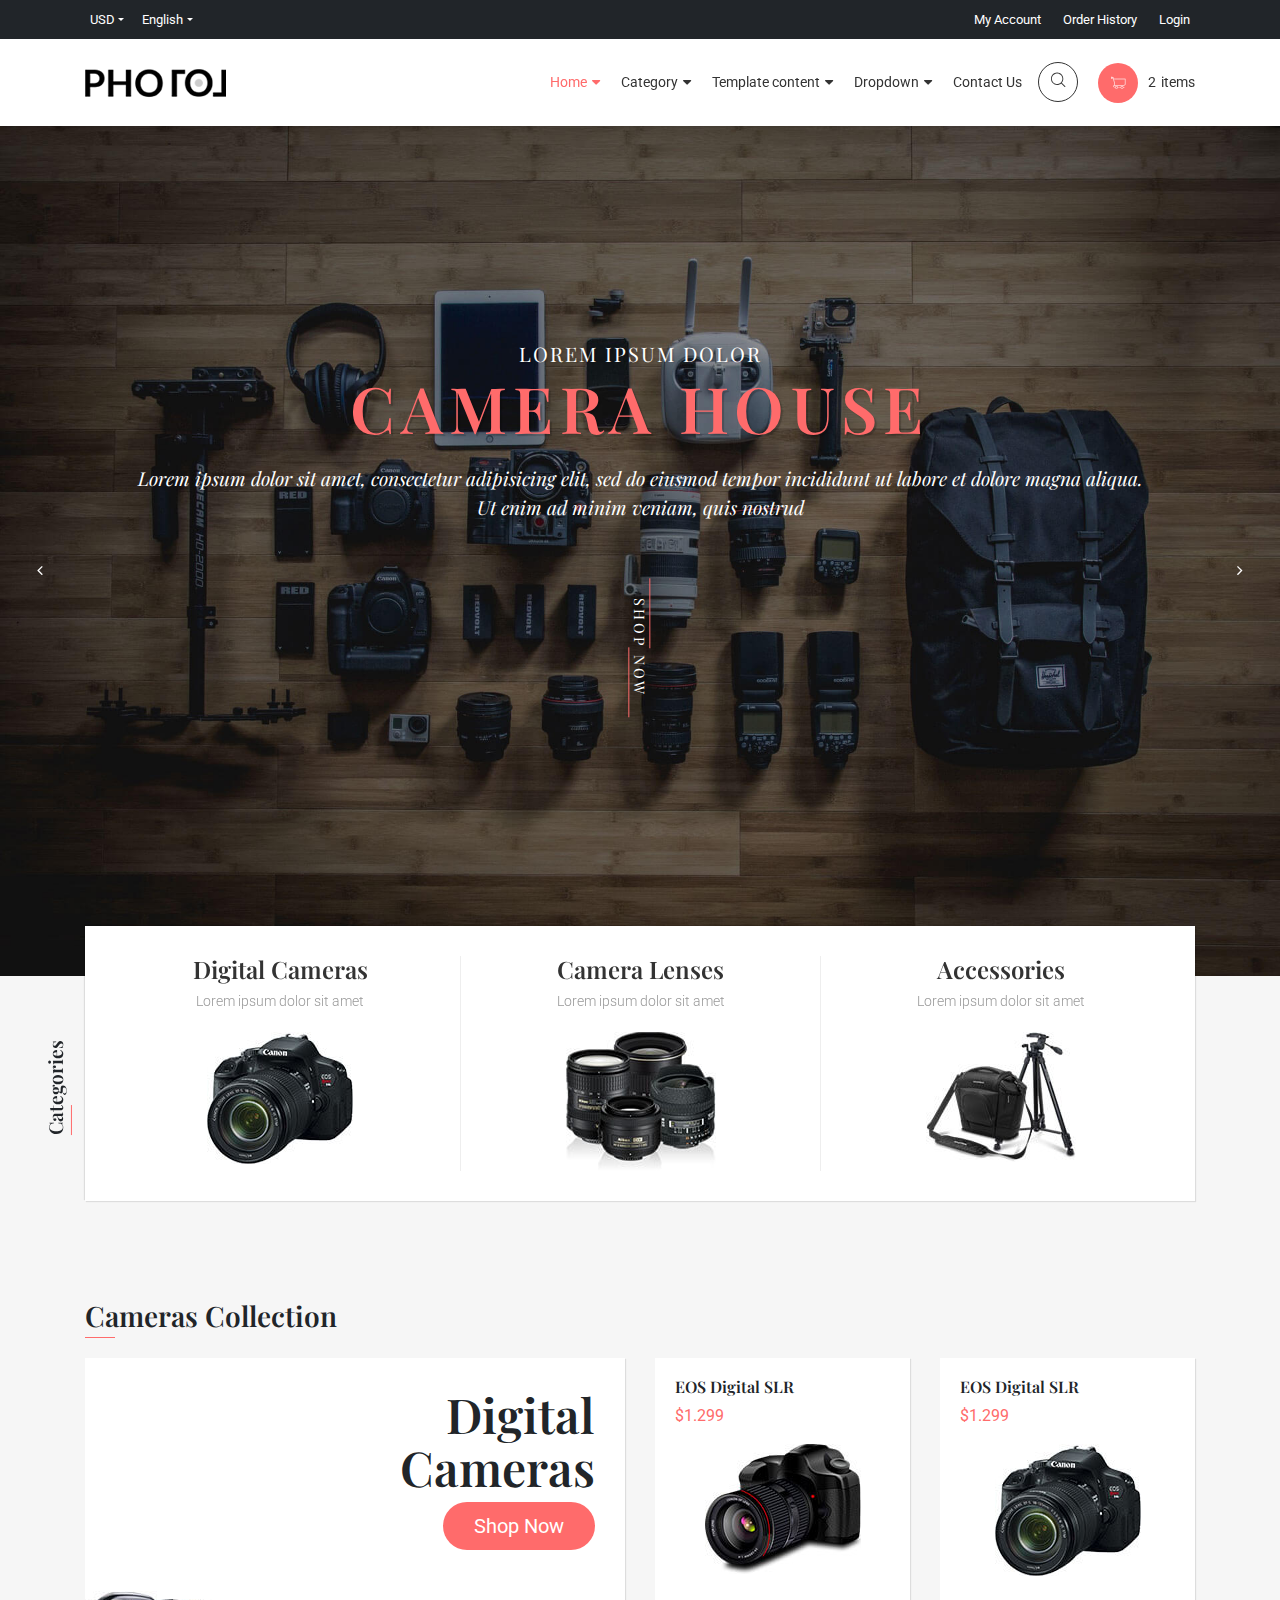
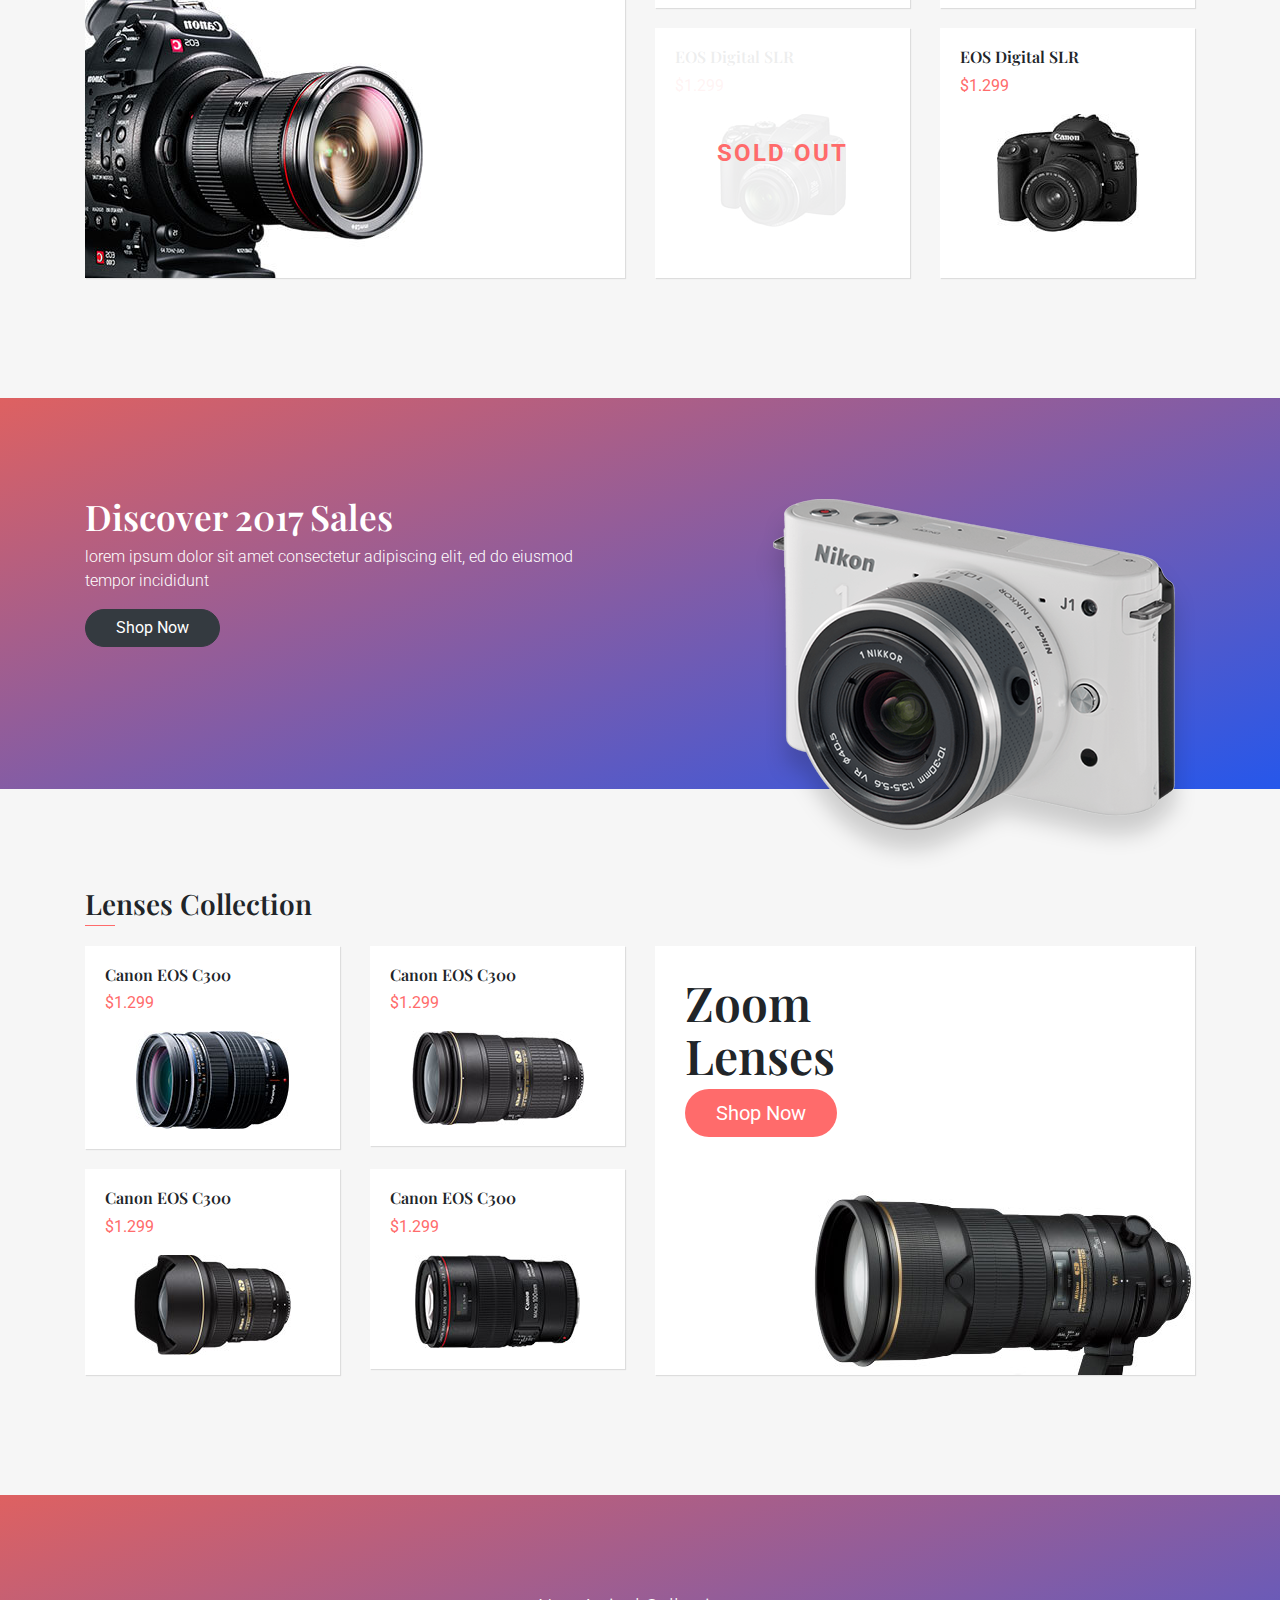
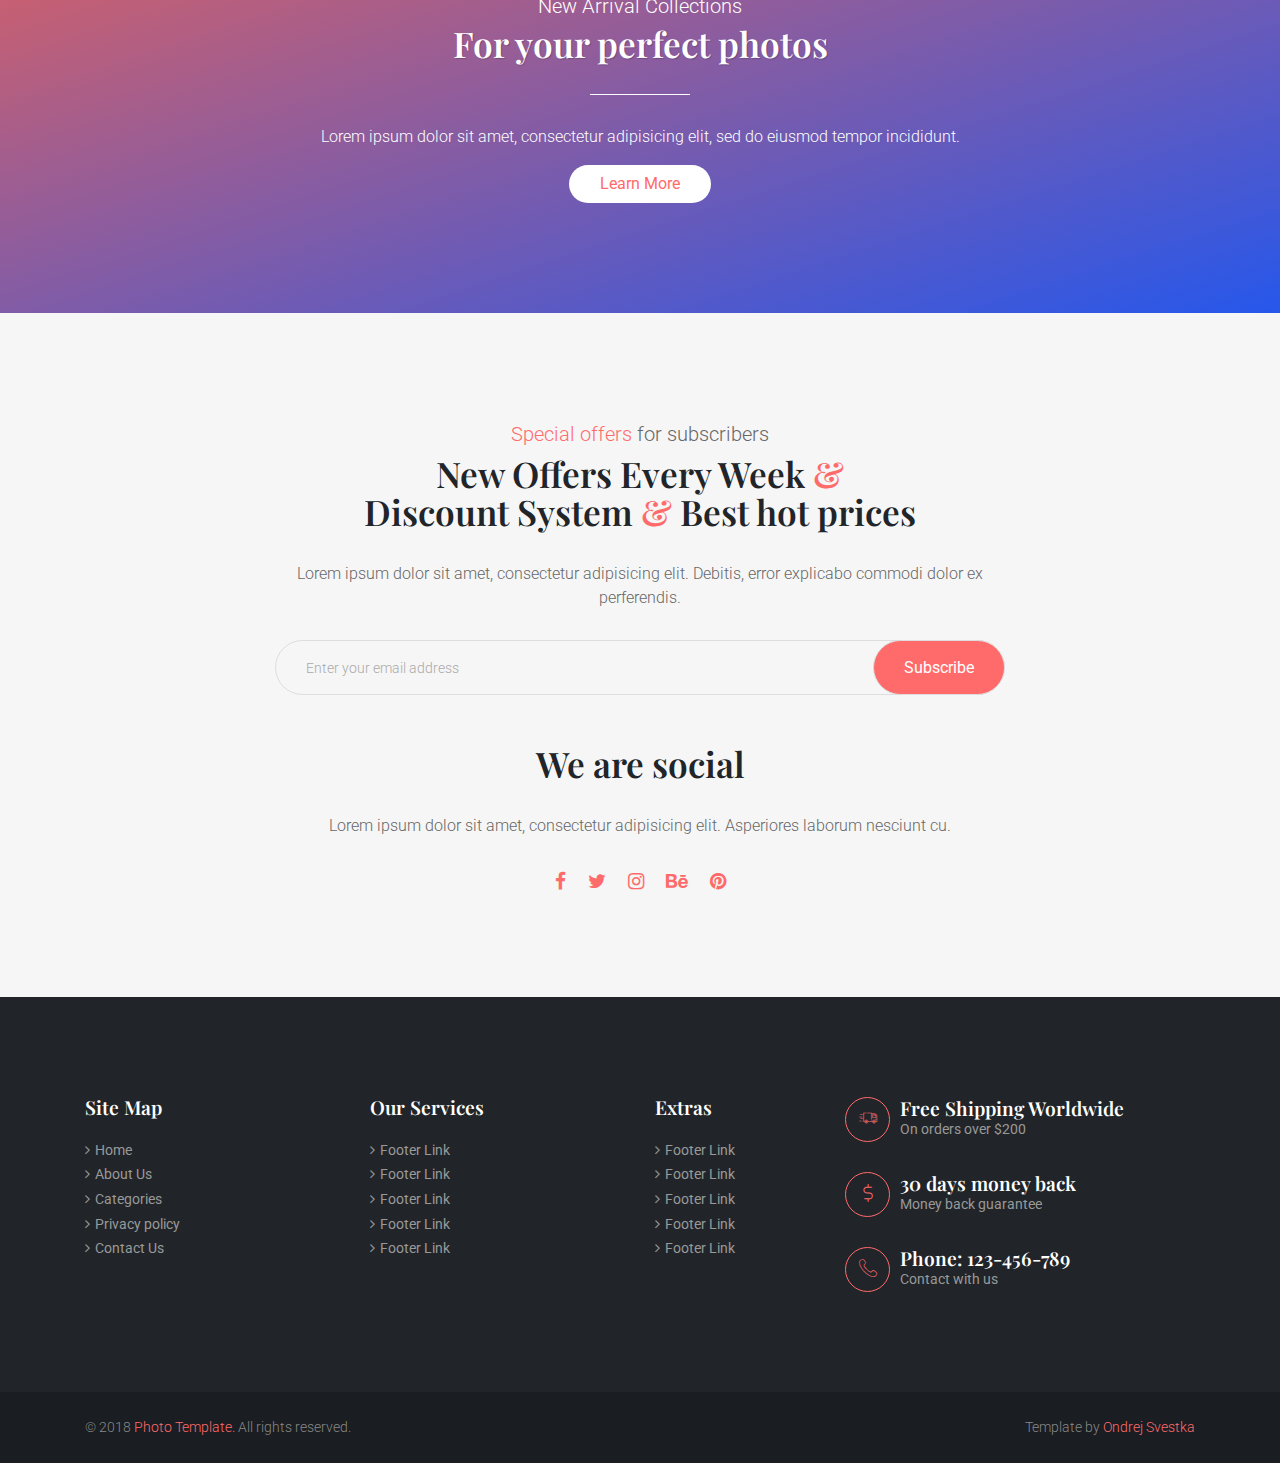
<file: distribution/index2.html>
<!DOCTYPE html>
<html>
  <head>
    <meta charset="utf-8">
    <meta http-equiv="X-UA-Compatible" content="IE=edge">
    <title>Photo - Bootstrap 4 E-commerce Template</title>
    <meta name="description" content="">
    <meta name="viewport" content="width=device-width, initial-scale=1">
    <meta name="robots" content="all,follow">
    <!-- Bootstrap CSS-->
    <link rel="stylesheet" href="vendor/bootstrap/css/bootstrap.min.css">
    <!-- Font Awesome CSS-->
    <link rel="stylesheet" href="vendor/font-awesome/css/font-awesome.min.css">
    <!-- Font icons-->
    <link rel="stylesheet" href="css/custom-icons.css">
    <!-- Google fonts - Roboto for copy, Playfair Display for headings-->
    <link rel="stylesheet" href="https://fonts.googleapis.com/css?family=Playfair+Display:400,400i,700">
    <link rel="stylesheet" href="https://fonts.googleapis.com/css?family=Roboto:300,400,400i,700">
    <!-- Owl Carousel-->
    <link rel="stylesheet" href="vendor/owl.carousel/assets/owl.carousel.min.css">
    <link rel="stylesheet" href="vendor/owl.carousel/assets/owl.theme.default.min.css">
    <!-- theme stylesheet-->
    <link rel="stylesheet" href="css/style.default.css" id="theme-stylesheet">
    <!-- Custom stylesheet - for your changes-->
    <link rel="stylesheet" href="css/custom.css">
    <!-- Favicon-->
    <link rel="shortcut icon" href="favicon.png">
    <!-- Tweaks for older IEs--><!--[if lt IE 9]>
        <script src="https://oss.maxcdn.com/html5shiv/3.7.2/html5shiv.min.js"></script>
        <script src="https://oss.maxcdn.com/respond/1.4.2/respond.min.js"></script><![endif]-->
  </head>
  <body>
    <!-- Top Bar -->
    <div class="top-bar d-none d-sm-block">
      <div class="container">
        <div class="row">
          <div class="col-sm-4 col-md-3">
            <ul class="list-inline d-flex flex-row">
              <li class="list-inline-item"> 
                <div class="dropdown"><a id="currency" href="#" data-toggle="dropdown" aria-haspopup="true" aria-expanded="false" class="dropdown-toggle">USD</a>
                  <div aria-labelledby="currency" class="dropdown-menu"><a href="#" class="dropdown-item">EUR</a><a href="#" class="dropdown-item">EGP</a><a href="#" class="dropdown-item">AUD</a></div>
                </div>
              </li>
              <li class="list-inline-item">
                <div class="dropdown"><a id="lang" href="#" data-toggle="dropdown" aria-haspopup="true" aria-expanded="false" class="dropdown-toggle">English</a>
                  <div aria-labelledby="lang" class="dropdown-menu"><a href="#" class="dropdown-item">French</a><a href="#" class="dropdown-item">Spanish</a><a href="#" class="dropdown-item">Arabic</a></div>
                </div>
              </li>
            </ul>
          </div>
          <div class="col-sm-8 col-md-9 text-right account-details">
            <ul class="list-inline">
              <li class="list-inline-item"> <a href="#">My Account</a></li>
              <li class="list-inline-item"><a href="#">Order History</a></li>
              <li class="list-inline-item"><a href="#">Login</a></li>
            </ul>
          </div>
        </div>
      </div>
    </div>
    <!-- Navbar -->
    <nav class="navbar navbar-expand-lg px-lg-0">
      <div class="container position-relative">
        <!-- Navbar Brand--><a href="index.html" class="navbar-brand"> <img src="img/logo.png" alt="logo"></a>
        <!-- Toggle Button-->
        <button type="button" data-toggle="collapse" data-target="#navbarSupportedContent" aria-controls="navbarSupportedContent" aria-expanded="false" aria-label="Toggle navigation" class="navbar-toggler navbar-toggler-right">Menu <i class="fa fa-bars"></i></button>
        <!-- Navbar Menu-->
        <div id="navbarSupportedContent" class="collapse navbar-collapse">
          <div class="navbar-nav ml-auto align-items-lg-center">
            <div class="nav-item dropdown active"><a id="navbarHome" data-target="#" href="index.html" data-toggle="dropdown" aria-haspopup="true" aria-expanded="false" class="nav-link">Home<i class="fa fa-caret-down"></i></a>
              <div aria-labelledby="navbarHome" class="dropdown-menu"><a href="index.html" class="dropdown-item">Homepage 1</a><a href="index2.html" class="dropdown-item">Homepage 2</a></div>
            </div>
            <div class="nav-item dropdown"><a id="navbarCategory" data-target="#" href="index.html" data-toggle="dropdown" aria-haspopup="true" aria-expanded="false" class="nav-link">Category<i class="fa fa-caret-down"></i></a>
              <div aria-labelledby="navbarCategory" class="dropdown-menu"><a href="category.html" class="dropdown-item">Full width</a><a href="category-left.html" class="dropdown-item">Left sidebar</a><a href="category-right.html" class="dropdown-item">Right sidebar</a></div>
            </div>
            <!-- Megamenu-->
            <div class="nav-item"><a href="#" data-toggle="dropdown" class="nav-link">Template content<i class="fa fa-caret-down"></i></a>
              <div class="dropdown-menu megamenu">
                <div class="row">
                  <div class="col-lg-4 d-none d-lg-block">
                    <div style="background: center center url('img/hero-bg-1.jpg') no-repeat;" class="w-100 h-100"></div>
                  </div>
                  <div class="col-lg-8">
                    <div class="row px-lg-3 py-lg-5">
                      <div class="col-lg-4">
                            <!-- Megamenu list-->
                            <h6 class="heading-line">Homepage</h6>
                            <ul class="megamenu-list list-unstyled">
                              <li class="megamenu-list-item"><a href="index.html" class="megamenu-list-link">Homepage 1   </a></li>
                              <li class="megamenu-list-item"><a href="index2.html" class="megamenu-list-link">Homepage 2   </a></li>
                            </ul>
                            <!-- Megamenu list-->
                            <h6 class="heading-line">Shop</h6>
                            <ul class="megamenu-list list-unstyled">
                              <li class="megamenu-list-item"><a href="category.html" class="megamenu-list-link">Category - full width   </a></li>
                              <li class="megamenu-list-item"><a href="category-right.html" class="megamenu-list-link">Category - right sidebar   </a></li>
                              <li class="megamenu-list-item"><a href="category-left.html" class="megamenu-list-link">Category - left sidebar   </a></li>
                              <li class="megamenu-list-item"><a href="detail.html" class="megamenu-list-link">Product detail   </a></li>
                            </ul>
                      </div>
                      <div class="col-lg-4">
                            <!-- Megamenu list-->
                            <h6 class="heading-line">Order process</h6>
                            <ul class="megamenu-list list-unstyled">
                              <li class="megamenu-list-item"><a href="cart.html" class="megamenu-list-link">Shopping cart + checkout   </a></li>
                            </ul>
                            <!-- Megamenu list-->
                            <h6 class="heading-line">Blog</h6>
                            <ul class="megamenu-list list-unstyled">
                              <li class="megamenu-list-item"><a href="blog.html" class="megamenu-list-link">Blog   </a></li>
                              <li class="megamenu-list-item"><a href="post.html" class="megamenu-list-link">Post   </a></li>
                            </ul>
                            <!-- Megamenu list-->
                            <h6 class="heading-line">Pages</h6>
                            <ul class="megamenu-list list-unstyled">
                              <li class="megamenu-list-item"><a href="text.html" class="megamenu-list-link">Text page   </a></li>
                              <li class="megamenu-list-item"><a href="contact.html" class="megamenu-list-link">Contact   </a></li>
                            </ul>
                      </div>
                      <div class="col-lg-4">
                            <!-- Megamenu list-->
                            <h6 class="heading-line">Some more links</h6>
                            <ul class="megamenu-list list-unstyled">
                              <li class="megamenu-list-item"><a href="#" class="megamenu-list-link">Lorem   </a></li>
                              <li class="megamenu-list-item"><a href="##" class="megamenu-list-link">Ipsum dolor   </a></li>
                              <li class="megamenu-list-item"><a href="###" class="megamenu-list-link">Sit amet   </a></li>
                              <li class="megamenu-list-item"><a href="####" class="megamenu-list-link">Lorem   </a></li>
                              <li class="megamenu-list-item"><a href="#####" class="megamenu-list-link">Ipsum dolor   </a></li>
                              <li class="megamenu-list-item"><a href="######" class="megamenu-list-link">Sit amet   </a></li>
                            </ul>
                      </div>
                    </div>
                  </div>
                </div>
              </div>
            </div>
            <!-- /Megamenu end    -->
            <!-- Multi level dropdown    -->
            <div class="nav-item dropdown"><a id="navbarDropdownMenuLink" href="http://example.com" data-toggle="dropdown" aria-haspopup="true" aria-expanded="false" class="nav-link">Dropdown<i class="fa fa-caret-down"></i></a>
              <div aria-labelledby="navbarDropdownMenuLink" class="dropdown-menu"><a href="#" class="dropdown-item">Action</a><a href="#" class="dropdown-item">Another action</a>
                <div class="dropdown-submenu"><a id="navbarDropdownMenuLink2" href="http://example.com" data-toggle="dropdown" aria-haspopup="true" aria-expanded="false" class="dropdown-item">Multilevel dropdown<i class="fa fa-caret-down"></i></a>
                  <div aria-labelledby="navbarDropdownMenuLink2" class="dropdown-menu"><a href="#" class="dropdown-item">Action</a>
                    <div class="dropdown-submenu"><a id="navbarDropdownMenuLink3" href="http://example.com" data-toggle="dropdown" aria-haspopup="true" aria-expanded="false" class="dropdown-item">
                         
                        Another action<i class="fa fa-caret-down"></i></a>
                      <div aria-labelledby="navbarDropdownMenuLink3" class="dropdown-menu"><a href="#" class="dropdown-item">Action</a><a href="#" class="dropdown-item">Action</a><a href="#" class="dropdown-item">Action</a><a href="#" class="dropdown-item">Action</a></div>
                    </div><a href="#" class="dropdown-item">Something else here</a>
                  </div>
                </div>
              </div>
            </div>
            <!-- Multi level dropdown end      -->
            <div class="nav-item"><a href="contact.html" class="nav-link">Contact Us</a></div>
            <div class="nav-item">
              <ul class="list-inline">
                <li class="list-inline-item"><a id="search" href="#" class="nav-link">
                    <div class="icon search"><i class="icon-magnifying-glass"></i></div></a></li>
                <li class="list-inline-item"><a href="cart.html" class="nav-link">
                    <div class="icon cart"><i class="icon-cart"></i></div><span class="d-md-none d-lg-inline"><span class="no">2</span>items</span></a></li>
              </ul>
            </div>
          </div>
        </div>
      </div>
    </nav>
    <div class="home-page">
      <!-- Hero Section-->
      <section class="hero hero-2">
        <div data-slider-id="1" class="owl-carousel hero-2-slider">
          <!-- Slide -->
          <div style="background: url(img/hero-bg-1.jpg) no-repeat;" class="item d-flex align-items-center align-items-center"> 
            <div class="container">
              <div class="content text-center">
                <h5 class="text-uppercase">Lorem ipsum dolor</h5>
                <h1 class="text-uppercase text-primary">Camera House</h1>
                <p>Lorem ipsum dolor sit amet, consectetur adipisicing elit, sed do eiusmod tempor incididunt ut labore et dolore magna aliqua. Ut enim ad minim veniam, quis nostrud</p><a href="category.html" class="arrow text-uppercase">shop now</a>
              </div>
            </div>
          </div>
          <!-- Slide  -->
          <div style="background: url(img/hero-bg-2.jpg) no-repeat;" class="item d-flex align-items-center align-items-center"> 
            <div class="container d-flex align-items-center">
              <div class="content text-center">
                <h5 class="text-uppercase">Lorem ipsum dolor</h5>
                <h1 class="text-uppercase text-primary">Camera House</h1>
                <p>Lorem ipsum dolor sit amet, consectetur adipisicing elit, sed do eiusmod tempor incididunt ut labore et dolore magna aliqua. Ut enim ad minim veniam, quis nostrud</p><a href="category.html" class="arrow text-uppercase">shop now</a>
              </div>
            </div>
          </div>
          <!-- Slide  -->
          <div style="background: url(img/hero-bg-3.jpg) no-repeat;" class="item d-flex align-items-center align-items-center"> 
            <div class="container d-flex align-items-center">
              <div class="content text-center">
                <h5 class="text-uppercase">Lorem ipsum dolor</h5>
                <h1 class="text-uppercase text-primary">Camera House</h1>
                <p>Lorem ipsum dolor sit amet, consectetur adipisicing elit, sed do eiusmod tempor incididunt ut labore et dolore magna aliqua. Ut enim ad minim veniam, quis nostrud</p><a href="category.html" class="arrow text-uppercase">shop now</a>
              </div>
            </div>
          </div>
        </div>
      </section>
      <!-- Categories Section-->
      <section class="categories">
        <div class="container">
          <div class="categories-inner">
            <header>
              <h2 class="h5 heading-line d-none d-md-block">Categories</h2>
            </header>
            <div class="row text-center">
              <div class="col-md-4 item"><a href="category.html">
                  <h4>Digital Cameras</h4>
                  <p>Lorem ipsum dolor sit amet</p>
                  <div class="image"><img src="img/cat-cam.jpg" alt="camera" class="img-fluid"></div></a></div>
              <div class="col-md-4 item"><a href="category.html">
                  <h4>Camera Lenses</h4>
                  <p>Lorem ipsum dolor sit amet</p>
                  <div class="image"><img src="img/cat-lenses.jpg" alt="lenses" class="img-fluid"></div></a></div>
              <div class="col-md-4 item"><a href="category.html">
                  <h4>Accessories</h4>
                  <p>Lorem ipsum dolor sit amet</p>
                  <div class="image"><img src="img/cat-accessories.jpg" alt="accessories" class="img-fluid"></div></a></div>
            </div>
          </div>
        </div>
      </section>
      <!-- Cameras Section-->
      <section class="product-1">
        <div class="container">
          <header>
            <h2 class="h3 heading-line">Cameras Collection</h2>
          </header>
          <div class="row d-flex flex-row align-items-stretch">
            <div class="col-lg-6">
              <div class="item item-big text-right">
                <h2>
                   
                  Digital <br>Cameras  
                </h2><a href="category.html" class="btn btn-unique btn-lg">Shop Now</a><img src="img/camera-big.jpg" alt="camera" class="img-fluid">
              </div>
            </div>
            <div class="col-lg-6">
              <div class="row">
                <div class="col-md-6">
                  <div class="item">
                    <h4>EOS Digital SLR</h4>
                    <p class="text-primary">$1.299</p><img src="img/camera-1.jpg" alt="camera" class="img-fluid">
                    <div class="overlay d-flex align-items-center justify-content-center"><a href="detail.html" class="btn btn-unique">View Details</a></div>
                  </div>
                </div>
                <div class="col-md-6">
                  <div class="item">
                    <h4>EOS Digital SLR</h4>
                    <p class="text-primary">$1.299</p><img src="img/cat-cam.jpg" alt="camera" class="img-fluid">
                    <div class="overlay d-flex align-items-center justify-content-center"><a href="detail.html" class="btn btn-unique">View Details</a></div>
                  </div>
                </div>
                <div class="col-md-6">
                  <div class="item">
                    <h4>EOS Digital SLR</h4>
                    <p class="text-primary">$1.299</p><img src="img/camera-3.jpg" alt="camera" class="img-fluid">
                    <div class="overlay outStock d-flex align-items-center justify-content-center"><strong class="text-primary">Sold Out</strong></div>
                  </div>
                </div>
                <div class="col-md-6">
                  <div class="item">
                    <h4>EOS Digital SLR</h4>
                    <p class="text-primary">$1.299</p><img src="img/camera-2.jpg" alt="camera" class="img-fluid">
                    <div class="overlay d-flex align-items-center justify-content-center"><a href="detail.html" class="btn btn-unique">View Details</a></div>
                  </div>
                </div>
              </div>
            </div>
          </div>
        </div>
      </section>
      <!-- Sale Section-->
      <section class="sale">
        <div class="container">
          <div class="row">
            <div class="col-md-6">
              <h2>Discover 2017 Sales</h2>
              <p>lorem ipsum dolor sit amet consectetur adipiscing elit, ed do eiusmod tempor incididunt</p><a href="#" class="btn btn-dark shop-now">Shop Now</a>
            </div>
            <div class="col-md-6 d-none d-md-block">
              <div class="product"><img src="img/nikon-cam.png" alt="camera" class="img-fluid"></div>
            </div>
          </div>
        </div>
      </section>
      <!-- Lenses Section-->
      <section class="product-2">
        <div class="container">
          <header>
            <h2 class="h3 heading-line">Lenses Collection</h2>
          </header>
          <div class="row">
            <div class="col-lg-6">
              <div class="row">
                <div class="col-md-6">
                  <div class="item">
                    <h4>Canon EOS C300</h4>
                    <p class="text-primary">$1.299</p><img src="img/lens-1.jpg" alt="lens" class="img-fluid">
                    <div class="overlay d-flex align-items-center justify-content-center"><a href="detail.html" class="btn btn-unique">View Details</a></div>
                  </div>
                </div>
                <div class="col-md-6">
                  <div class="item">
                    <h4>Canon EOS C300</h4>
                    <p class="text-primary">$1.299</p><img src="img/lens-2.jpg" alt="lens" class="img-fluid">
                    <div class="overlay d-flex align-items-center justify-content-center"><a href="detail.html" class="btn btn-unique">View Details</a></div>
                  </div>
                </div>
                <div class="col-md-6">
                  <div class="item">
                    <h4>Canon EOS C300</h4>
                    <p class="text-primary">$1.299</p><img src="img/lens-3.jpg" alt="lens" class="img-fluid">
                    <div class="overlay d-flex align-items-center justify-content-center"><a href="detail.html" class="btn btn-unique">View Details</a></div>
                  </div>
                </div>
                <div class="col-md-6">
                  <div class="item">
                    <h4>Canon EOS C300</h4>
                    <p class="text-primary">$1.299</p><img src="img/lens-4.jpg" alt="lens" class="img-fluid">
                    <div class="overlay d-flex align-items-center justify-content-center"><a href="detail.html" class="btn btn-unique">View Details</a></div>
                  </div>
                </div>
              </div>
            </div>
            <div class="col-lg-6 js-pull">
              <div class="item item-big">
                <h2>
                   
                  Zoom <br>Lenses  
                </h2><a href="category.html" class="btn btn-unique btn-lg">Shop Now</a><img src="img/lens-big.jpg" alt="lens" class="img-fluid">
              </div>
            </div>
          </div>
        </div>
      </section>
      <!-- Divider Section-->
      <section class="divider">
        <div class="container text-center">
          <p class="h5">New Arrival Collections</p>
          <h2>For your perfect photos</h2>
          <hr>
          <p>Lorem ipsum dolor sit amet, consectetur adipisicing elit, sed do eiusmod tempor incididunt.</p><a href="#" class="btn btn-white">Learn More</a>
        </div>
      </section>
      <!-- Newsletter Section-->
      <section class="newsletter">
        <div class="container">
          <div class="row">
            <div class="ml-auto mr-auto col-lg-8 text-center">
              <div class="form">
                <p class="h5"><span class="text-primary">Special offers </span>for subscribers</p>
                <h2>New Offers Every Week <span class="text-primary">& </span><br>Discount System <span class="text-primary">&  </span>Best hot prices</h2>
                <p> Lorem ipsum dolor sit amet, consectetur adipisicing elit. Debitis, error explicabo commodi dolor ex perferendis.</p>
                <form>
                  <input id="email" type="email" name="email" placeholder="Enter your email address">
                  <input type="submit" value="Subscribe" class="btn btn-unique">
                </form>
              </div>
              <div class="social">
                <h2>We are social</h2>
                <p> Lorem ipsum dolor sit amet, consectetur adipisicing elit. Asperiores laborum nesciunt cu.</p>
                <ul class="list-inline">
                  <li class="list-inline-item"><a href="#" target="_blank"><i class="fa fa-facebook"></i></a></li>
                  <li class="list-inline-item"><a href="#" target="_blank"><i class="fa fa-twitter"></i></a></li>
                  <li class="list-inline-item"><a href="#" target="_blank"><i class="fa fa-instagram"></i></a></li>
                  <li class="list-inline-item"><a href="#" target="_blank"><i class="fa fa-behance"></i></a></li>
                  <li class="list-inline-item"><a href="#" target="_blank"><i class="fa fa-pinterest"></i></a></li>
                </ul>
              </div>
            </div>
          </div>
        </div>
      </section>
    </div>
    <!-- Search Panel-->
    <div class="search-overlay">
      <div class="search-inner d-flex justify-content-center align-items-center">
        <div class="search-close"><i class="icon-close"></i></div>
        <div class="container">
          <div class="form-holder">
            <form class="d-flex">
              <input type="search" placeholder="What are you looking for...">
              <button type="submit" class="search text-primary text-uppercase">Search</button>
            </form>
          </div>
        </div>
      </div>
    </div>
    <!-- Footer-->
    <footer class="main-footer">
      <div class="page-links">
        <div class="container">
          <div class="row">
            <div class="col-lg-3 col-sm-6">
              <h3>Site Map</h3>
              <ul class="list-unstyled">
                <li> <a href="#">Home</a></li>
                <li> <a href="#">About Us</a></li>
                <li> <a href="#">Categories</a></li>
                <li> <a href="#">Privacy policy</a></li>
                <li> <a href="#">Contact Us</a></li>
              </ul>
            </div>
            <div class="col-lg-3 col-sm-6">
              <h3>Our Services</h3>
              <ul class="list-unstyled">
                <li> <a href="#">Footer Link</a></li>
                <li> <a href="#">Footer Link</a></li>
                <li> <a href="#">Footer Link</a></li>
                <li> <a href="#">Footer Link</a></li>
                <li> <a href="#">Footer Link</a></li>
              </ul>
            </div>
            <div class="col-lg-2 col-sm-6">
              <h3>Extras</h3>
              <ul class="list-unstyled">
                <li> <a href="#">Footer Link</a></li>
                <li> <a href="#">Footer Link</a></li>
                <li> <a href="#">Footer Link</a></li>
                <li> <a href="#">Footer Link</a></li>
                <li> <a href="#">Footer Link</a></li>
              </ul>
            </div>
            <div class="col-lg-4 col-sm-6 details js-pull">
              <ul class="list-unstyled">
                <li class="d-flex align-items-center">
                  <div class="icon"><i class="icon-delivery-truck"></i></div>
                  <div class="text"> 
                    <h3>Free Shipping Worldwide</h3>
                    <p>On orders over $200</p>
                  </div>
                </li>
                <li class="d-flex align-items-center">
                  <div class="icon"><i class="icon-dollar-symbol"></i></div>
                  <div class="text"> 
                    <h3>30 days money back</h3>
                    <p>Money back guarantee</p>
                  </div>
                </li>
                <li class="d-flex align-items-center">
                  <div class="icon"><i class="icon-phone-call"></i></div>
                  <div class="text"> 
                    <h3>Phone: 123-456-789</h3>
                    <p>Contact with us</p>
                  </div>
                </li>
              </ul>
            </div>
          </div>
        </div>
      </div>
      <div class="copyrights">
        <div class="container">
          <div class="row">
            <div class="col-sm-6">
              <p>&copy; 2018 <span class="text-primary">Photo Template. </span>All rights reserved.</p>
            </div>
            <div class="col-sm-6 text-right">
              <p>Template by <a href="https://ondrejsvestka.cz" target="_blank">Ondrej Svestka</a></p>
            </div>
          </div>
        </div>
      </div>
    </footer>
    <!-- JavaScript files-->
    <script src="vendor/jquery/jquery.min.js"></script>
    <script src="vendor/popper.js/umd/popper.min.js"> </script>
    <script src="vendor/bootstrap/js/bootstrap.min.js"></script>
    <script src="vendor/jquery.cookie/jquery.cookie.js"> </script>
    <script src="vendor/owl.carousel/owl.carousel.min.js"></script>
    <script src="vendor/owl.carousel2.thumbs/owl.carousel2.thumbs.min.js"></script>
    <script src="vendor/jquery-validation/jquery.validate.min.js"></script>
    <script src="js/front.js"></script>
  </body>
</html>
</file>
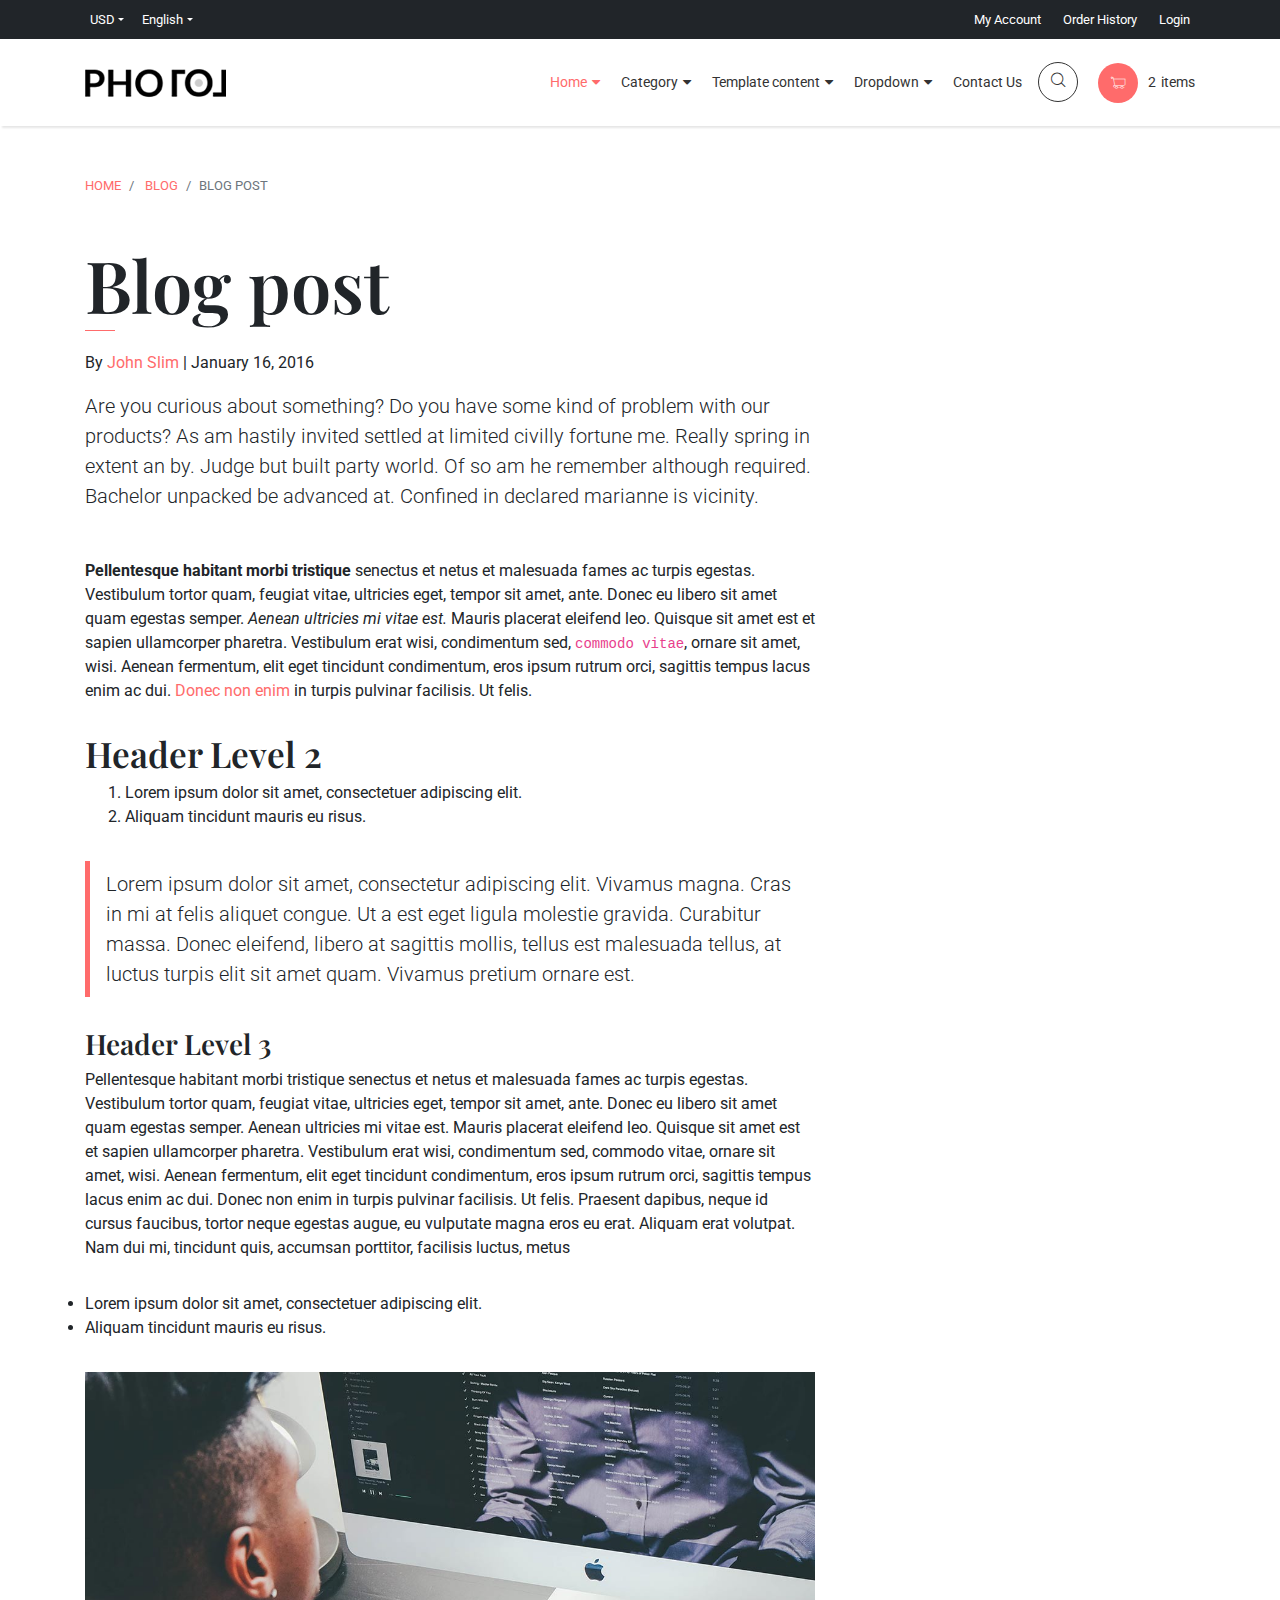
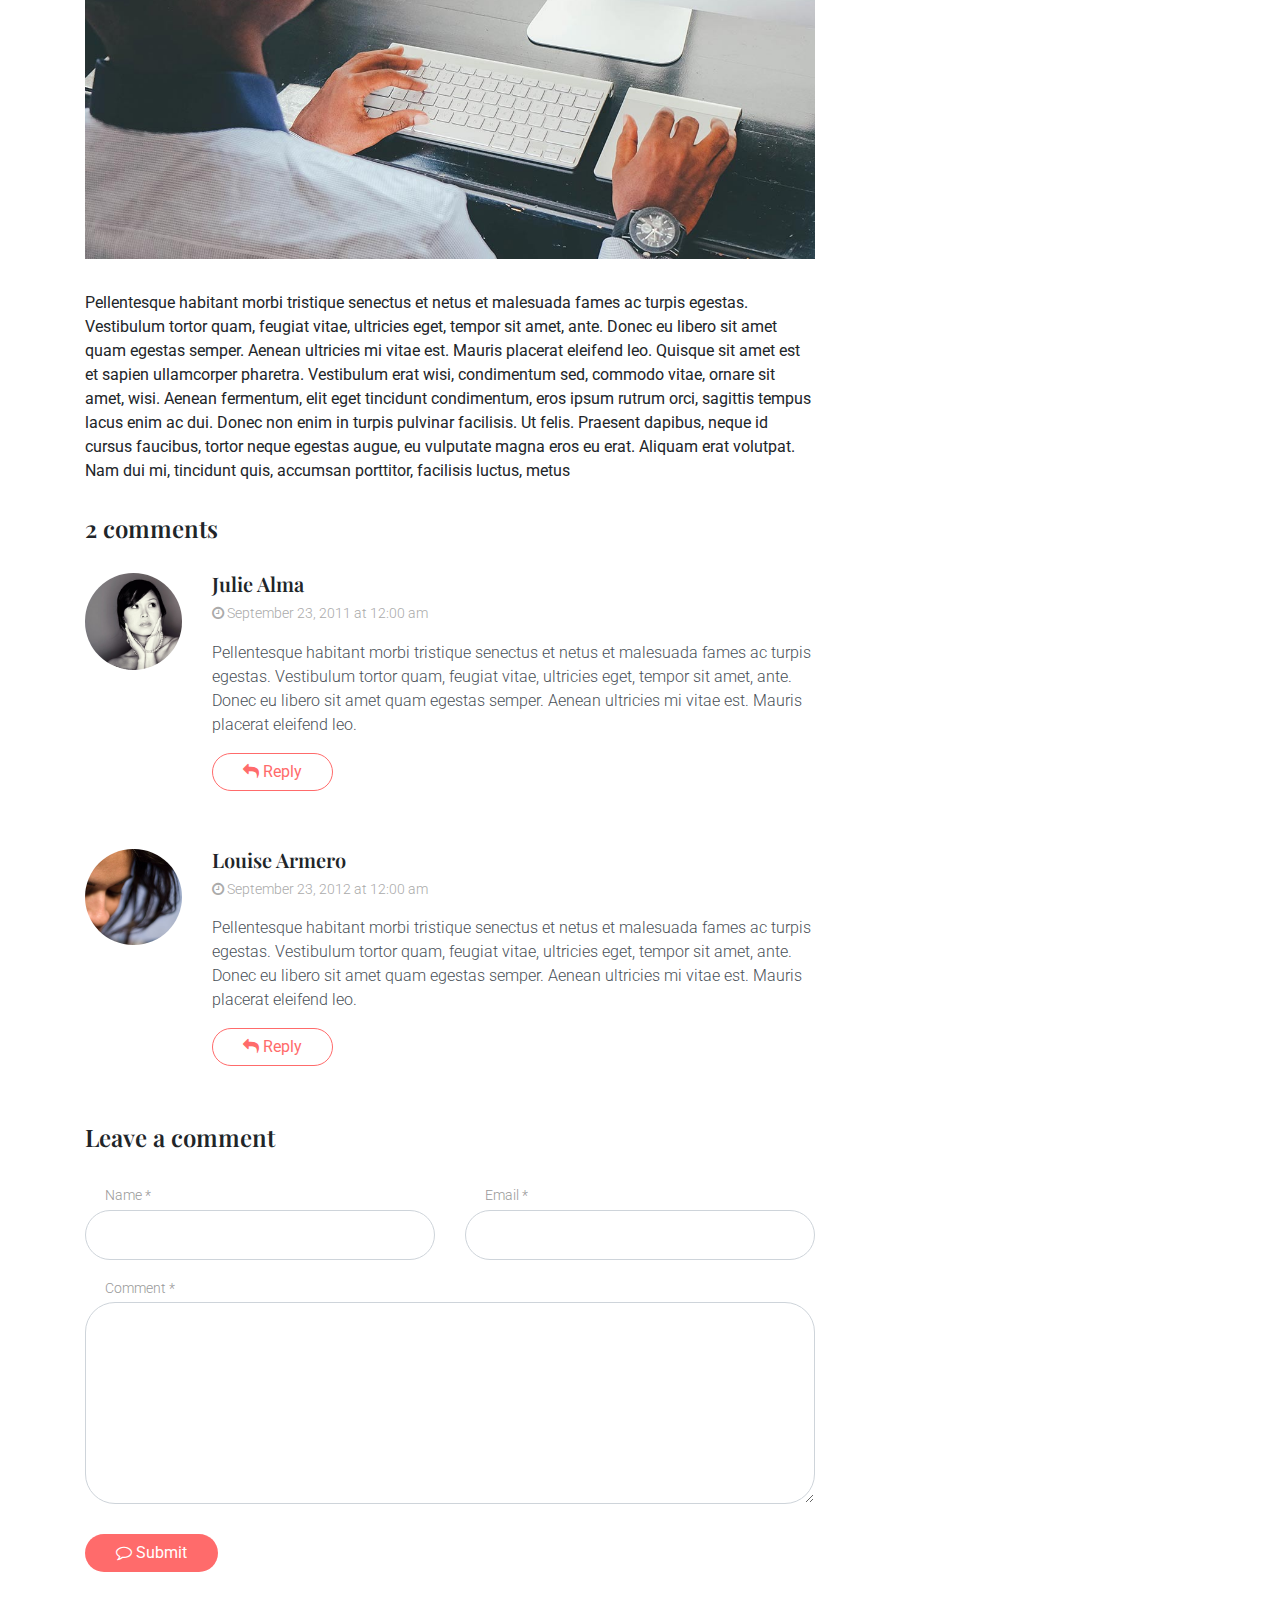
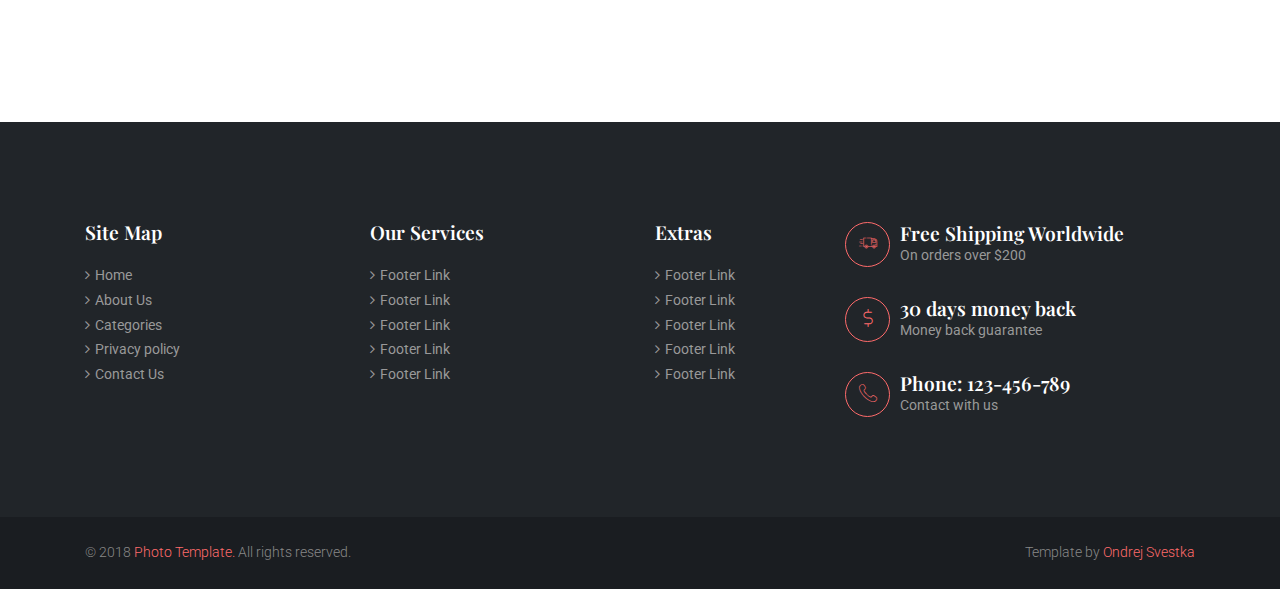
<file: distribution/post.html>
<!DOCTYPE html>
<html>
  <head>
    <meta charset="utf-8">
    <meta http-equiv="X-UA-Compatible" content="IE=edge">
    <title>Photo - Bootstrap 4 E-commerce Template</title>
    <meta name="description" content="">
    <meta name="viewport" content="width=device-width, initial-scale=1">
    <meta name="robots" content="all,follow">
    <!-- Bootstrap CSS-->
    <link rel="stylesheet" href="vendor/bootstrap/css/bootstrap.min.css">
    <!-- Font Awesome CSS-->
    <link rel="stylesheet" href="vendor/font-awesome/css/font-awesome.min.css">
    <!-- Font icons-->
    <link rel="stylesheet" href="css/custom-icons.css">
    <!-- Google fonts - Roboto for copy, Playfair Display for headings-->
    <link rel="stylesheet" href="https://fonts.googleapis.com/css?family=Playfair+Display:400,400i,700">
    <link rel="stylesheet" href="https://fonts.googleapis.com/css?family=Roboto:300,400,400i,700">
    <!-- Owl Carousel-->
    <link rel="stylesheet" href="vendor/owl.carousel/assets/owl.carousel.min.css">
    <link rel="stylesheet" href="vendor/owl.carousel/assets/owl.theme.default.min.css">
    <!-- theme stylesheet-->
    <link rel="stylesheet" href="css/style.default.css" id="theme-stylesheet">
    <!-- Custom stylesheet - for your changes-->
    <link rel="stylesheet" href="css/custom.css">
    <!-- Favicon-->
    <link rel="shortcut icon" href="favicon.png">
    <!-- Tweaks for older IEs--><!--[if lt IE 9]>
        <script src="https://oss.maxcdn.com/html5shiv/3.7.2/html5shiv.min.js"></script>
        <script src="https://oss.maxcdn.com/respond/1.4.2/respond.min.js"></script><![endif]-->
  </head>
  <body>
    <!-- Top Bar -->
    <div class="top-bar d-none d-sm-block">
      <div class="container">
        <div class="row">
          <div class="col-sm-4 col-md-3">
            <ul class="list-inline d-flex flex-row">
              <li class="list-inline-item"> 
                <div class="dropdown"><a id="currency" href="#" data-toggle="dropdown" aria-haspopup="true" aria-expanded="false" class="dropdown-toggle">USD</a>
                  <div aria-labelledby="currency" class="dropdown-menu"><a href="#" class="dropdown-item">EUR</a><a href="#" class="dropdown-item">EGP</a><a href="#" class="dropdown-item">AUD</a></div>
                </div>
              </li>
              <li class="list-inline-item">
                <div class="dropdown"><a id="lang" href="#" data-toggle="dropdown" aria-haspopup="true" aria-expanded="false" class="dropdown-toggle">English</a>
                  <div aria-labelledby="lang" class="dropdown-menu"><a href="#" class="dropdown-item">French</a><a href="#" class="dropdown-item">Spanish</a><a href="#" class="dropdown-item">Arabic</a></div>
                </div>
              </li>
            </ul>
          </div>
          <div class="col-sm-8 col-md-9 text-right account-details">
            <ul class="list-inline">
              <li class="list-inline-item"> <a href="#">My Account</a></li>
              <li class="list-inline-item"><a href="#">Order History</a></li>
              <li class="list-inline-item"><a href="#">Login</a></li>
            </ul>
          </div>
        </div>
      </div>
    </div>
    <!-- Navbar -->
    <nav class="navbar navbar-expand-lg px-lg-0">
      <div class="container position-relative">
        <!-- Navbar Brand--><a href="index.html" class="navbar-brand"> <img src="img/logo.png" alt="logo"></a>
        <!-- Toggle Button-->
        <button type="button" data-toggle="collapse" data-target="#navbarSupportedContent" aria-controls="navbarSupportedContent" aria-expanded="false" aria-label="Toggle navigation" class="navbar-toggler navbar-toggler-right">Menu <i class="fa fa-bars"></i></button>
        <!-- Navbar Menu-->
        <div id="navbarSupportedContent" class="collapse navbar-collapse">
          <div class="navbar-nav ml-auto align-items-lg-center">
            <div class="nav-item dropdown active"><a id="navbarHome" data-target="#" href="index.html" data-toggle="dropdown" aria-haspopup="true" aria-expanded="false" class="nav-link">Home<i class="fa fa-caret-down"></i></a>
              <div aria-labelledby="navbarHome" class="dropdown-menu"><a href="index.html" class="dropdown-item">Homepage 1</a><a href="index2.html" class="dropdown-item">Homepage 2</a></div>
            </div>
            <div class="nav-item dropdown"><a id="navbarCategory" data-target="#" href="index.html" data-toggle="dropdown" aria-haspopup="true" aria-expanded="false" class="nav-link">Category<i class="fa fa-caret-down"></i></a>
              <div aria-labelledby="navbarCategory" class="dropdown-menu"><a href="category.html" class="dropdown-item">Full width</a><a href="category-left.html" class="dropdown-item">Left sidebar</a><a href="category-right.html" class="dropdown-item">Right sidebar</a></div>
            </div>
            <!-- Megamenu-->
            <div class="nav-item"><a href="#" data-toggle="dropdown" class="nav-link">Template content<i class="fa fa-caret-down"></i></a>
              <div class="dropdown-menu megamenu">
                <div class="row">
                  <div class="col-lg-4 d-none d-lg-block">
                    <div style="background: center center url('img/hero-bg-1.jpg') no-repeat;" class="w-100 h-100"></div>
                  </div>
                  <div class="col-lg-8">
                    <div class="row px-lg-3 py-lg-5">
                      <div class="col-lg-4">
                            <!-- Megamenu list-->
                            <h6 class="heading-line">Homepage</h6>
                            <ul class="megamenu-list list-unstyled">
                              <li class="megamenu-list-item"><a href="index.html" class="megamenu-list-link">Homepage 1   </a></li>
                              <li class="megamenu-list-item"><a href="index2.html" class="megamenu-list-link">Homepage 2   </a></li>
                            </ul>
                            <!-- Megamenu list-->
                            <h6 class="heading-line">Shop</h6>
                            <ul class="megamenu-list list-unstyled">
                              <li class="megamenu-list-item"><a href="category.html" class="megamenu-list-link">Category - full width   </a></li>
                              <li class="megamenu-list-item"><a href="category-right.html" class="megamenu-list-link">Category - right sidebar   </a></li>
                              <li class="megamenu-list-item"><a href="category-left.html" class="megamenu-list-link">Category - left sidebar   </a></li>
                              <li class="megamenu-list-item"><a href="detail.html" class="megamenu-list-link">Product detail   </a></li>
                            </ul>
                      </div>
                      <div class="col-lg-4">
                            <!-- Megamenu list-->
                            <h6 class="heading-line">Order process</h6>
                            <ul class="megamenu-list list-unstyled">
                              <li class="megamenu-list-item"><a href="cart.html" class="megamenu-list-link">Shopping cart + checkout   </a></li>
                            </ul>
                            <!-- Megamenu list-->
                            <h6 class="heading-line">Blog</h6>
                            <ul class="megamenu-list list-unstyled">
                              <li class="megamenu-list-item"><a href="blog.html" class="megamenu-list-link">Blog   </a></li>
                              <li class="megamenu-list-item"><a href="post.html" class="megamenu-list-link">Post   </a></li>
                            </ul>
                            <!-- Megamenu list-->
                            <h6 class="heading-line">Pages</h6>
                            <ul class="megamenu-list list-unstyled">
                              <li class="megamenu-list-item"><a href="text.html" class="megamenu-list-link">Text page   </a></li>
                              <li class="megamenu-list-item"><a href="contact.html" class="megamenu-list-link">Contact   </a></li>
                            </ul>
                      </div>
                      <div class="col-lg-4">
                            <!-- Megamenu list-->
                            <h6 class="heading-line">Some more links</h6>
                            <ul class="megamenu-list list-unstyled">
                              <li class="megamenu-list-item"><a href="#" class="megamenu-list-link">Lorem   </a></li>
                              <li class="megamenu-list-item"><a href="##" class="megamenu-list-link">Ipsum dolor   </a></li>
                              <li class="megamenu-list-item"><a href="###" class="megamenu-list-link">Sit amet   </a></li>
                              <li class="megamenu-list-item"><a href="####" class="megamenu-list-link">Lorem   </a></li>
                              <li class="megamenu-list-item"><a href="#####" class="megamenu-list-link">Ipsum dolor   </a></li>
                              <li class="megamenu-list-item"><a href="######" class="megamenu-list-link">Sit amet   </a></li>
                            </ul>
                      </div>
                    </div>
                  </div>
                </div>
              </div>
            </div>
            <!-- /Megamenu end    -->
            <!-- Multi level dropdown    -->
            <div class="nav-item dropdown"><a id="navbarDropdownMenuLink" href="http://example.com" data-toggle="dropdown" aria-haspopup="true" aria-expanded="false" class="nav-link">Dropdown<i class="fa fa-caret-down"></i></a>
              <div aria-labelledby="navbarDropdownMenuLink" class="dropdown-menu"><a href="#" class="dropdown-item">Action</a><a href="#" class="dropdown-item">Another action</a>
                <div class="dropdown-submenu"><a id="navbarDropdownMenuLink2" href="http://example.com" data-toggle="dropdown" aria-haspopup="true" aria-expanded="false" class="dropdown-item">Multilevel dropdown<i class="fa fa-caret-down"></i></a>
                  <div aria-labelledby="navbarDropdownMenuLink2" class="dropdown-menu"><a href="#" class="dropdown-item">Action</a>
                    <div class="dropdown-submenu"><a id="navbarDropdownMenuLink3" href="http://example.com" data-toggle="dropdown" aria-haspopup="true" aria-expanded="false" class="dropdown-item">
                         
                        Another action<i class="fa fa-caret-down"></i></a>
                      <div aria-labelledby="navbarDropdownMenuLink3" class="dropdown-menu"><a href="#" class="dropdown-item">Action</a><a href="#" class="dropdown-item">Action</a><a href="#" class="dropdown-item">Action</a><a href="#" class="dropdown-item">Action</a></div>
                    </div><a href="#" class="dropdown-item">Something else here</a>
                  </div>
                </div>
              </div>
            </div>
            <!-- Multi level dropdown end      -->
            <div class="nav-item"><a href="contact.html" class="nav-link">Contact Us</a></div>
            <div class="nav-item">
              <ul class="list-inline">
                <li class="list-inline-item"><a id="search" href="#" class="nav-link">
                    <div class="icon search"><i class="icon-magnifying-glass"></i></div></a></li>
                <li class="list-inline-item"><a href="cart.html" class="nav-link">
                    <div class="icon cart"><i class="icon-cart"></i></div><span class="d-md-none d-lg-inline"><span class="no">2</span>items</span></a></li>
              </ul>
            </div>
          </div>
        </div>
      </div>
    </nav>
    <!-- Breadcrumb -->
    <div class="container">
      <ol class="breadcrumb">
        <li class="breadcrumb-item text-uppercase"> <a href="index.html" class="text-primary">Home</a></li>
        <li class="breadcrumb-item text-uppercase"> <a href="blog.html" class="text-primary">Blog</a></li>
        <li class="breadcrumb-item active text-uppercase">Blog post</li>
      </ol>
    </div>
    <!-- text page-->
    <section class="p-t-small">
      <div class="container">
        <div class="row">
          <div class="col-xl-8 col-lg-10">           
            <header class="mb-5">
              <h1 class="heading-line">Blog post</h1>
              <p class="author-date-top">By <a href="#">John Slim</a> |  January 16, 2016</p>
              <p class="lead">
                Are you curious about something? Do you have some kind of problem with our products? As am hastily invited settled at limited civilly fortune me. Really spring in extent an by. Judge but built party world. Of so am
                he remember although required. Bachelor unpacked be advanced at. Confined in declared marianne is vicinity.
              </p>
            </header>
            <div class="text-content"> 
              <p><strong>Pellentesque habitant morbi tristique</strong> senectus et netus et malesuada fames ac turpis egestas. Vestibulum tortor quam, feugiat vitae, ultricies eget, tempor sit amet, ante. Donec eu libero sit amet quam egestas semper. <em>Aenean ultricies mi vitae est.</em> Mauris placerat eleifend leo. Quisque sit amet est et sapien ullamcorper pharetra. Vestibulum erat wisi, condimentum sed, <code>commodo vitae</code>, ornare sit amet, wisi. Aenean fermentum, elit eget tincidunt condimentum, eros ipsum rutrum orci, sagittis tempus lacus enim ac dui. <a href="#">Donec non enim</a> in turpis pulvinar facilisis. Ut felis.</p>
              <h2>Header Level 2</h2>
              <ol>
                <li>Lorem ipsum dolor sit amet, consectetuer adipiscing elit.</li>
                <li>Aliquam tincidunt mauris eu risus.</li>
              </ol>
              <blockquote class="blockquote blockquote-primary">Lorem ipsum dolor sit amet, consectetur adipiscing elit. Vivamus magna. Cras in mi at felis aliquet congue. Ut a est eget ligula molestie gravida. Curabitur massa. Donec eleifend, libero at sagittis mollis, tellus est malesuada tellus, at luctus turpis elit sit amet quam. Vivamus pretium ornare est.</blockquote>
              <h3>Header Level 3</h3>
              <p>Pellentesque habitant morbi tristique senectus et netus et malesuada fames ac turpis egestas. Vestibulum tortor quam, feugiat vitae, ultricies eget, tempor sit amet, ante. Donec eu libero sit amet quam egestas semper. Aenean ultricies mi vitae est. Mauris placerat eleifend leo. Quisque sit amet est et sapien ullamcorper pharetra. Vestibulum erat wisi, condimentum sed, commodo vitae, ornare sit amet, wisi. Aenean fermentum, elit eget tincidunt condimentum, eros ipsum rutrum orci, sagittis tempus lacus enim ac dui. Donec non enim in turpis pulvinar facilisis. Ut felis. Praesent dapibus, neque id cursus faucibus, tortor neque egestas augue, eu vulputate magna eros eu erat. Aliquam erat volutpat. Nam dui mi, tincidunt quis, accumsan porttitor, facilisis luctus, metus</p>
              <ul>
                <li>Lorem ipsum dolor sit amet, consectetuer adipiscing elit.</li>
                <li>Aliquam tincidunt mauris eu risus.</li>
              </ul>
              <p><img src="img/blog1.jpg" alt="Example blog post alt" class="img-fluid"></p>
              <p>Pellentesque habitant morbi tristique senectus et netus et malesuada fames ac turpis egestas. Vestibulum tortor quam, feugiat vitae, ultricies eget, tempor sit amet, ante. Donec eu libero sit amet quam egestas semper. Aenean ultricies mi vitae est. Mauris placerat eleifend leo. Quisque sit amet est et sapien ullamcorper pharetra. Vestibulum erat wisi, condimentum sed, commodo vitae, ornare sit amet, wisi. Aenean fermentum, elit eget tincidunt condimentum, eros ipsum rutrum orci, sagittis tempus lacus enim ac dui. Donec non enim in turpis pulvinar facilisis. Ut felis. Praesent dapibus, neque id cursus faucibus, tortor neque egestas augue, eu vulputate magna eros eu erat. Aliquam erat volutpat. Nam dui mi, tincidunt quis, accumsan porttitor, facilisis luctus, metus                   </p>
            </div>
          </div>
        </div>
        <div class="comments">
          <div class="row">
            <div class="col-xl-8 col-lg-10">                     
              <h4 class="comments-heading">2 comments</h4>
              <div class="row comment">
                <div class="col-sm-3 col-md-2 text-center-xs">
                  <p><img src="img/blog-avatar2.jpg" alt="" class="img-fluid rounded-circle"></p>
                </div>
                <div class="col-sm-9 col-md-10">
                  <h5>Julie Alma</h5>
                  <p class="posted"><i class="fa fa-clock-o"></i> September 23, 2011 at 12:00 am</p>
                  <p>Pellentesque habitant morbi tristique senectus et netus et malesuada fames ac turpis egestas. Vestibulum tortor quam, feugiat vitae, ultricies eget, tempor sit amet, ante. Donec eu libero sit amet quam egestas semper. Aenean ultricies mi vitae est. Mauris placerat eleifend leo.</p>
                  <p class="reply"><a href="#" class="btn btn-unique-outline"><i class="fa fa-reply"></i> Reply</a></p>
                </div>
              </div>
              <!-- /.comment-->
              <div class="row comment last">
                <div class="col-sm-3 col-md-2 text-center-xs">
                  <p><img src="img/blog-avatar.jpg" alt="" class="img-fluid rounded-circle"></p>
                </div>
                <div class="col-sm-9 col-md-10">
                  <h5>Louise Armero</h5>
                  <p class="posted"><i class="fa fa-clock-o"></i> September 23, 2012 at 12:00 am</p>
                  <p>Pellentesque habitant morbi tristique senectus et netus et malesuada fames ac turpis egestas. Vestibulum tortor quam, feugiat vitae, ultricies eget, tempor sit amet, ante. Donec eu libero sit amet quam egestas semper. Aenean ultricies mi vitae est. Mauris placerat eleifend leo.</p>
                  <p class="reply"><a href="#" class="btn btn-unique-outline"><i class="fa fa-reply"></i> Reply</a></p>
                </div>
              </div>
              <!-- /.comment-->
            </div>
            <!-- /.comments-->
          </div>
        </div>
        <div class="comment-form">
          <div class="row">
            <div class="col-xl-8 col-lg-10">                 
              <h4>Leave a comment</h4>
              <form id="comment-form" method="post" action="#" class="custom-form form">
                <div class="row">
                  <div class="col-md-6">                           
                    <div class="form-group">
                      <label for="name">Name <span class="required">*</span></label>
                      <input id="name" type="text" class="form-control">
                    </div>
                  </div>
                  <div class="col-md-6">                                              
                    <div class="form-group">
                      <label for="email">Email <span class="required">*</span></label>
                      <input id="email" type="text" class="form-control">
                    </div>
                  </div>
                </div>
                <div class="form-group">
                  <label for="comment">Comment <span class="required">*</span></label>
                  <textarea id="comment" rows="4" class="form-control"></textarea>
                </div>
                <button type="submit" class="btn btn-unique"><i class="fa fa-comment-o"></i> Submit                                   </button>
              </form>
            </div>
          </div>
        </div>
      </div>
    </section>
    <!-- Search Panel-->
    <div class="search-overlay">
      <div class="search-inner d-flex justify-content-center align-items-center">
        <div class="search-close"><i class="icon-close"></i></div>
        <div class="container">
          <div class="form-holder">
            <form class="d-flex">
              <input type="search" placeholder="What are you looking for...">
              <button type="submit" class="search text-primary text-uppercase">Search</button>
            </form>
          </div>
        </div>
      </div>
    </div>
    <!-- Footer-->
    <footer class="main-footer">
      <div class="page-links">
        <div class="container">
          <div class="row">
            <div class="col-lg-3 col-sm-6">
              <h3>Site Map</h3>
              <ul class="list-unstyled">
                <li> <a href="#">Home</a></li>
                <li> <a href="#">About Us</a></li>
                <li> <a href="#">Categories</a></li>
                <li> <a href="#">Privacy policy</a></li>
                <li> <a href="#">Contact Us</a></li>
              </ul>
            </div>
            <div class="col-lg-3 col-sm-6">
              <h3>Our Services</h3>
              <ul class="list-unstyled">
                <li> <a href="#">Footer Link</a></li>
                <li> <a href="#">Footer Link</a></li>
                <li> <a href="#">Footer Link</a></li>
                <li> <a href="#">Footer Link</a></li>
                <li> <a href="#">Footer Link</a></li>
              </ul>
            </div>
            <div class="col-lg-2 col-sm-6">
              <h3>Extras</h3>
              <ul class="list-unstyled">
                <li> <a href="#">Footer Link</a></li>
                <li> <a href="#">Footer Link</a></li>
                <li> <a href="#">Footer Link</a></li>
                <li> <a href="#">Footer Link</a></li>
                <li> <a href="#">Footer Link</a></li>
              </ul>
            </div>
            <div class="col-lg-4 col-sm-6 details js-pull">
              <ul class="list-unstyled">
                <li class="d-flex align-items-center">
                  <div class="icon"><i class="icon-delivery-truck"></i></div>
                  <div class="text"> 
                    <h3>Free Shipping Worldwide</h3>
                    <p>On orders over $200</p>
                  </div>
                </li>
                <li class="d-flex align-items-center">
                  <div class="icon"><i class="icon-dollar-symbol"></i></div>
                  <div class="text"> 
                    <h3>30 days money back</h3>
                    <p>Money back guarantee</p>
                  </div>
                </li>
                <li class="d-flex align-items-center">
                  <div class="icon"><i class="icon-phone-call"></i></div>
                  <div class="text"> 
                    <h3>Phone: 123-456-789</h3>
                    <p>Contact with us</p>
                  </div>
                </li>
              </ul>
            </div>
          </div>
        </div>
      </div>
      <div class="copyrights">
        <div class="container">
          <div class="row">
            <div class="col-sm-6">
              <p>&copy; 2018 <span class="text-primary">Photo Template. </span>All rights reserved.</p>
            </div>
            <div class="col-sm-6 text-right">
              <p>Template by <a href="https://ondrejsvestka.cz" target="_blank">Ondrej Svestka</a></p>
            </div>
          </div>
        </div>
      </div>
    </footer>
    <!-- JavaScript files-->
    <script src="vendor/jquery/jquery.min.js"></script>
    <script src="vendor/popper.js/umd/popper.min.js"> </script>
    <script src="vendor/bootstrap/js/bootstrap.min.js"></script>
    <script src="vendor/jquery.cookie/jquery.cookie.js"> </script>
    <script src="vendor/owl.carousel/owl.carousel.min.js"></script>
    <script src="vendor/owl.carousel2.thumbs/owl.carousel2.thumbs.min.js"></script>
    <script src="vendor/jquery-validation/jquery.validate.min.js"></script>
    <script src="js/front.js"></script>
  </body>
</html>
</file>
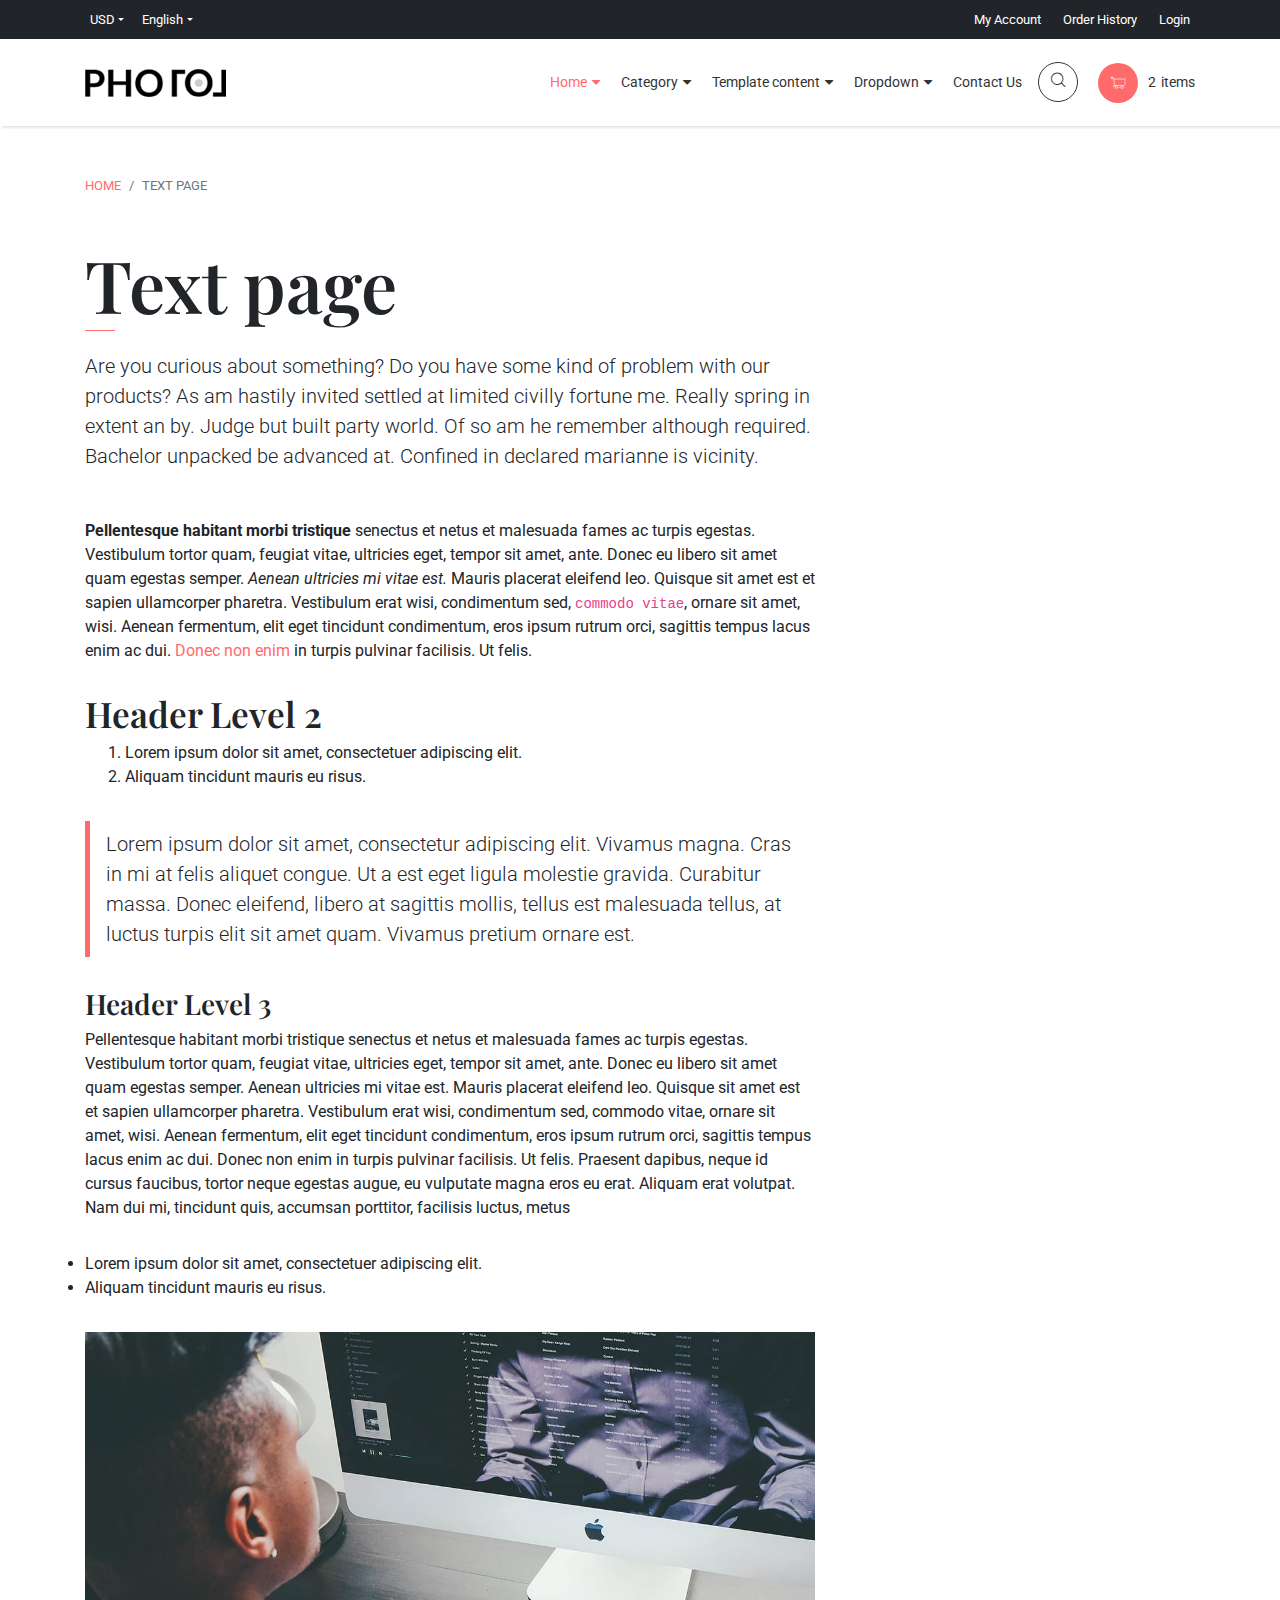
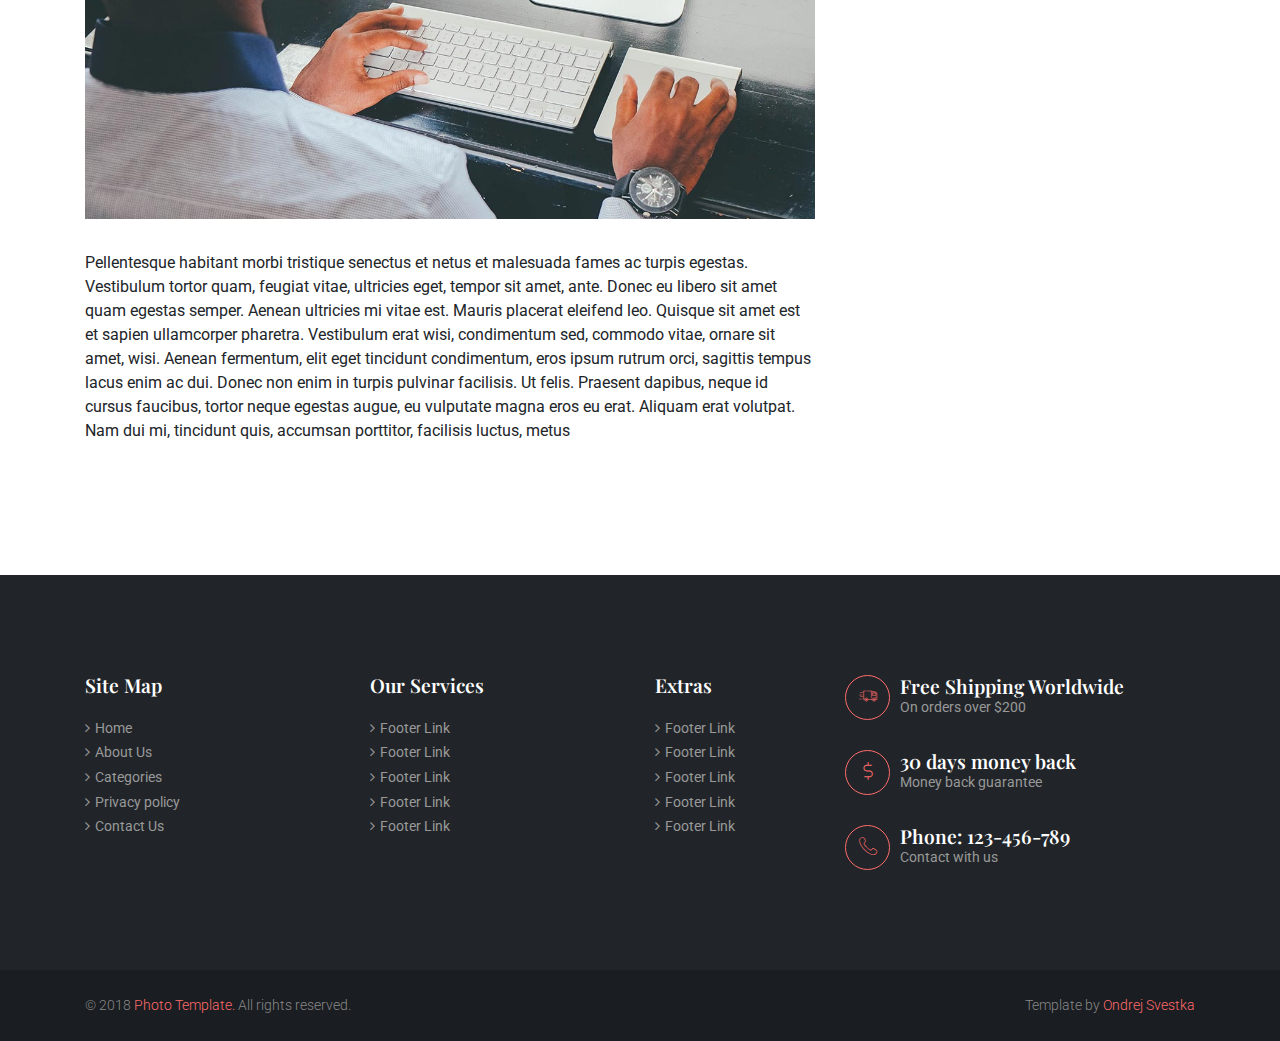
<file: distribution/text.html>
<!DOCTYPE html>
<html>
  <head>
    <meta charset="utf-8">
    <meta http-equiv="X-UA-Compatible" content="IE=edge">
    <title>Photo - Bootstrap 4 E-commerce Template</title>
    <meta name="description" content="">
    <meta name="viewport" content="width=device-width, initial-scale=1">
    <meta name="robots" content="all,follow">
    <!-- Bootstrap CSS-->
    <link rel="stylesheet" href="vendor/bootstrap/css/bootstrap.min.css">
    <!-- Font Awesome CSS-->
    <link rel="stylesheet" href="vendor/font-awesome/css/font-awesome.min.css">
    <!-- Font icons-->
    <link rel="stylesheet" href="css/custom-icons.css">
    <!-- Google fonts - Roboto for copy, Playfair Display for headings-->
    <link rel="stylesheet" href="https://fonts.googleapis.com/css?family=Playfair+Display:400,400i,700">
    <link rel="stylesheet" href="https://fonts.googleapis.com/css?family=Roboto:300,400,400i,700">
    <!-- Owl Carousel-->
    <link rel="stylesheet" href="vendor/owl.carousel/assets/owl.carousel.min.css">
    <link rel="stylesheet" href="vendor/owl.carousel/assets/owl.theme.default.min.css">
    <!-- theme stylesheet-->
    <link rel="stylesheet" href="css/style.default.css" id="theme-stylesheet">
    <!-- Custom stylesheet - for your changes-->
    <link rel="stylesheet" href="css/custom.css">
    <!-- Favicon-->
    <link rel="shortcut icon" href="favicon.png">
    <!-- Tweaks for older IEs--><!--[if lt IE 9]>
        <script src="https://oss.maxcdn.com/html5shiv/3.7.2/html5shiv.min.js"></script>
        <script src="https://oss.maxcdn.com/respond/1.4.2/respond.min.js"></script><![endif]-->
  </head>
  <body>
    <!-- Top Bar -->
    <div class="top-bar d-none d-sm-block">
      <div class="container">
        <div class="row">
          <div class="col-sm-4 col-md-3">
            <ul class="list-inline d-flex flex-row">
              <li class="list-inline-item"> 
                <div class="dropdown"><a id="currency" href="#" data-toggle="dropdown" aria-haspopup="true" aria-expanded="false" class="dropdown-toggle">USD</a>
                  <div aria-labelledby="currency" class="dropdown-menu"><a href="#" class="dropdown-item">EUR</a><a href="#" class="dropdown-item">EGP</a><a href="#" class="dropdown-item">AUD</a></div>
                </div>
              </li>
              <li class="list-inline-item">
                <div class="dropdown"><a id="lang" href="#" data-toggle="dropdown" aria-haspopup="true" aria-expanded="false" class="dropdown-toggle">English</a>
                  <div aria-labelledby="lang" class="dropdown-menu"><a href="#" class="dropdown-item">French</a><a href="#" class="dropdown-item">Spanish</a><a href="#" class="dropdown-item">Arabic</a></div>
                </div>
              </li>
            </ul>
          </div>
          <div class="col-sm-8 col-md-9 text-right account-details">
            <ul class="list-inline">
              <li class="list-inline-item"> <a href="#">My Account</a></li>
              <li class="list-inline-item"><a href="#">Order History</a></li>
              <li class="list-inline-item"><a href="#">Login</a></li>
            </ul>
          </div>
        </div>
      </div>
    </div>
    <!-- Navbar -->
    <nav class="navbar navbar-expand-lg px-lg-0">
      <div class="container position-relative">
        <!-- Navbar Brand--><a href="index.html" class="navbar-brand"> <img src="img/logo.png" alt="logo"></a>
        <!-- Toggle Button-->
        <button type="button" data-toggle="collapse" data-target="#navbarSupportedContent" aria-controls="navbarSupportedContent" aria-expanded="false" aria-label="Toggle navigation" class="navbar-toggler navbar-toggler-right">Menu <i class="fa fa-bars"></i></button>
        <!-- Navbar Menu-->
        <div id="navbarSupportedContent" class="collapse navbar-collapse">
          <div class="navbar-nav ml-auto align-items-lg-center">
            <div class="nav-item dropdown active"><a id="navbarHome" data-target="#" href="index.html" data-toggle="dropdown" aria-haspopup="true" aria-expanded="false" class="nav-link">Home<i class="fa fa-caret-down"></i></a>
              <div aria-labelledby="navbarHome" class="dropdown-menu"><a href="index.html" class="dropdown-item">Homepage 1</a><a href="index2.html" class="dropdown-item">Homepage 2</a></div>
            </div>
            <div class="nav-item dropdown"><a id="navbarCategory" data-target="#" href="index.html" data-toggle="dropdown" aria-haspopup="true" aria-expanded="false" class="nav-link">Category<i class="fa fa-caret-down"></i></a>
              <div aria-labelledby="navbarCategory" class="dropdown-menu"><a href="category.html" class="dropdown-item">Full width</a><a href="category-left.html" class="dropdown-item">Left sidebar</a><a href="category-right.html" class="dropdown-item">Right sidebar</a></div>
            </div>
            <!-- Megamenu-->
            <div class="nav-item"><a href="#" data-toggle="dropdown" class="nav-link">Template content<i class="fa fa-caret-down"></i></a>
              <div class="dropdown-menu megamenu">
                <div class="row">
                  <div class="col-lg-4 d-none d-lg-block">
                    <div style="background: center center url('img/hero-bg-1.jpg') no-repeat;" class="w-100 h-100"></div>
                  </div>
                  <div class="col-lg-8">
                    <div class="row px-lg-3 py-lg-5">
                      <div class="col-lg-4">
                            <!-- Megamenu list-->
                            <h6 class="heading-line">Homepage</h6>
                            <ul class="megamenu-list list-unstyled">
                              <li class="megamenu-list-item"><a href="index.html" class="megamenu-list-link">Homepage 1   </a></li>
                              <li class="megamenu-list-item"><a href="index2.html" class="megamenu-list-link">Homepage 2   </a></li>
                            </ul>
                            <!-- Megamenu list-->
                            <h6 class="heading-line">Shop</h6>
                            <ul class="megamenu-list list-unstyled">
                              <li class="megamenu-list-item"><a href="category.html" class="megamenu-list-link">Category - full width   </a></li>
                              <li class="megamenu-list-item"><a href="category-right.html" class="megamenu-list-link">Category - right sidebar   </a></li>
                              <li class="megamenu-list-item"><a href="category-left.html" class="megamenu-list-link">Category - left sidebar   </a></li>
                              <li class="megamenu-list-item"><a href="detail.html" class="megamenu-list-link">Product detail   </a></li>
                            </ul>
                      </div>
                      <div class="col-lg-4">
                            <!-- Megamenu list-->
                            <h6 class="heading-line">Order process</h6>
                            <ul class="megamenu-list list-unstyled">
                              <li class="megamenu-list-item"><a href="cart.html" class="megamenu-list-link">Shopping cart + checkout   </a></li>
                            </ul>
                            <!-- Megamenu list-->
                            <h6 class="heading-line">Blog</h6>
                            <ul class="megamenu-list list-unstyled">
                              <li class="megamenu-list-item"><a href="blog.html" class="megamenu-list-link">Blog   </a></li>
                              <li class="megamenu-list-item"><a href="post.html" class="megamenu-list-link">Post   </a></li>
                            </ul>
                            <!-- Megamenu list-->
                            <h6 class="heading-line">Pages</h6>
                            <ul class="megamenu-list list-unstyled">
                              <li class="megamenu-list-item"><a href="text.html" class="megamenu-list-link">Text page   </a></li>
                              <li class="megamenu-list-item"><a href="contact.html" class="megamenu-list-link">Contact   </a></li>
                            </ul>
                      </div>
                      <div class="col-lg-4">
                            <!-- Megamenu list-->
                            <h6 class="heading-line">Some more links</h6>
                            <ul class="megamenu-list list-unstyled">
                              <li class="megamenu-list-item"><a href="#" class="megamenu-list-link">Lorem   </a></li>
                              <li class="megamenu-list-item"><a href="##" class="megamenu-list-link">Ipsum dolor   </a></li>
                              <li class="megamenu-list-item"><a href="###" class="megamenu-list-link">Sit amet   </a></li>
                              <li class="megamenu-list-item"><a href="####" class="megamenu-list-link">Lorem   </a></li>
                              <li class="megamenu-list-item"><a href="#####" class="megamenu-list-link">Ipsum dolor   </a></li>
                              <li class="megamenu-list-item"><a href="######" class="megamenu-list-link">Sit amet   </a></li>
                            </ul>
                      </div>
                    </div>
                  </div>
                </div>
              </div>
            </div>
            <!-- /Megamenu end    -->
            <!-- Multi level dropdown    -->
            <div class="nav-item dropdown"><a id="navbarDropdownMenuLink" href="http://example.com" data-toggle="dropdown" aria-haspopup="true" aria-expanded="false" class="nav-link">Dropdown<i class="fa fa-caret-down"></i></a>
              <div aria-labelledby="navbarDropdownMenuLink" class="dropdown-menu"><a href="#" class="dropdown-item">Action</a><a href="#" class="dropdown-item">Another action</a>
                <div class="dropdown-submenu"><a id="navbarDropdownMenuLink2" href="http://example.com" data-toggle="dropdown" aria-haspopup="true" aria-expanded="false" class="dropdown-item">Multilevel dropdown<i class="fa fa-caret-down"></i></a>
                  <div aria-labelledby="navbarDropdownMenuLink2" class="dropdown-menu"><a href="#" class="dropdown-item">Action</a>
                    <div class="dropdown-submenu"><a id="navbarDropdownMenuLink3" href="http://example.com" data-toggle="dropdown" aria-haspopup="true" aria-expanded="false" class="dropdown-item">
                         
                        Another action<i class="fa fa-caret-down"></i></a>
                      <div aria-labelledby="navbarDropdownMenuLink3" class="dropdown-menu"><a href="#" class="dropdown-item">Action</a><a href="#" class="dropdown-item">Action</a><a href="#" class="dropdown-item">Action</a><a href="#" class="dropdown-item">Action</a></div>
                    </div><a href="#" class="dropdown-item">Something else here</a>
                  </div>
                </div>
              </div>
            </div>
            <!-- Multi level dropdown end      -->
            <div class="nav-item"><a href="contact.html" class="nav-link">Contact Us</a></div>
            <div class="nav-item">
              <ul class="list-inline">
                <li class="list-inline-item"><a id="search" href="#" class="nav-link">
                    <div class="icon search"><i class="icon-magnifying-glass"></i></div></a></li>
                <li class="list-inline-item"><a href="cart.html" class="nav-link">
                    <div class="icon cart"><i class="icon-cart"></i></div><span class="d-md-none d-lg-inline"><span class="no">2</span>items</span></a></li>
              </ul>
            </div>
          </div>
        </div>
      </div>
    </nav>
    <!-- Breadcrumb -->
    <div class="container">
      <ol class="breadcrumb">
        <li class="breadcrumb-item text-uppercase"> <a href="index.html" class="text-primary">Home</a></li>
        <li class="breadcrumb-item active text-uppercase">Text page</li>
      </ol>
    </div>
    <!-- text page-->
    <section class="p-t-small">
      <div class="container">
        <div class="row">
          <div class="col-xl-8 col-lg-10">
            <header class="mb-5">
              <h1 class="heading-line">Text page</h1>
              <p class="lead">
                Are you curious about something? Do you have some kind of problem with our products? As am hastily invited settled at limited civilly fortune me. Really spring in extent an by. Judge but built party world. Of so am
                he remember although required. Bachelor unpacked be advanced at. Confined in declared marianne is vicinity.
              </p>
            </header>
            <div class="text-content"> 
              <p><strong>Pellentesque habitant morbi tristique</strong> senectus et netus et malesuada fames ac turpis egestas. Vestibulum tortor quam, feugiat vitae, ultricies eget, tempor sit amet, ante. Donec eu libero sit amet quam egestas semper. <em>Aenean ultricies mi vitae est.</em> Mauris placerat eleifend leo. Quisque sit amet est et sapien ullamcorper pharetra. Vestibulum erat wisi, condimentum sed, <code>commodo vitae</code>, ornare sit amet, wisi. Aenean fermentum, elit eget tincidunt condimentum, eros ipsum rutrum orci, sagittis tempus lacus enim ac dui. <a href="#">Donec non enim</a> in turpis pulvinar facilisis. Ut felis.</p>
              <h2>Header Level 2</h2>
              <ol>
                <li>Lorem ipsum dolor sit amet, consectetuer adipiscing elit.</li>
                <li>Aliquam tincidunt mauris eu risus.</li>
              </ol>
              <blockquote class="blockquote blockquote-primary">Lorem ipsum dolor sit amet, consectetur adipiscing elit. Vivamus magna. Cras in mi at felis aliquet congue. Ut a est eget ligula molestie gravida. Curabitur massa. Donec eleifend, libero at sagittis mollis, tellus est malesuada tellus, at luctus turpis elit sit amet quam. Vivamus pretium ornare est.</blockquote>
              <h3>Header Level 3</h3>
              <p>Pellentesque habitant morbi tristique senectus et netus et malesuada fames ac turpis egestas. Vestibulum tortor quam, feugiat vitae, ultricies eget, tempor sit amet, ante. Donec eu libero sit amet quam egestas semper. Aenean ultricies mi vitae est. Mauris placerat eleifend leo. Quisque sit amet est et sapien ullamcorper pharetra. Vestibulum erat wisi, condimentum sed, commodo vitae, ornare sit amet, wisi. Aenean fermentum, elit eget tincidunt condimentum, eros ipsum rutrum orci, sagittis tempus lacus enim ac dui. Donec non enim in turpis pulvinar facilisis. Ut felis. Praesent dapibus, neque id cursus faucibus, tortor neque egestas augue, eu vulputate magna eros eu erat. Aliquam erat volutpat. Nam dui mi, tincidunt quis, accumsan porttitor, facilisis luctus, metus</p>
              <ul>
                <li>Lorem ipsum dolor sit amet, consectetuer adipiscing elit.</li>
                <li>Aliquam tincidunt mauris eu risus.</li>
              </ul>
              <p><img src="img/blog1.jpg" alt="Example blog post alt" class="img-fluid"></p>
              <p>Pellentesque habitant morbi tristique senectus et netus et malesuada fames ac turpis egestas. Vestibulum tortor quam, feugiat vitae, ultricies eget, tempor sit amet, ante. Donec eu libero sit amet quam egestas semper. Aenean ultricies mi vitae est. Mauris placerat eleifend leo. Quisque sit amet est et sapien ullamcorper pharetra. Vestibulum erat wisi, condimentum sed, commodo vitae, ornare sit amet, wisi. Aenean fermentum, elit eget tincidunt condimentum, eros ipsum rutrum orci, sagittis tempus lacus enim ac dui. Donec non enim in turpis pulvinar facilisis. Ut felis. Praesent dapibus, neque id cursus faucibus, tortor neque egestas augue, eu vulputate magna eros eu erat. Aliquam erat volutpat. Nam dui mi, tincidunt quis, accumsan porttitor, facilisis luctus, metus                   </p>
            </div>
          </div>
        </div>
      </div>
    </section>
    <!-- Search Panel-->
    <div class="search-overlay">
      <div class="search-inner d-flex justify-content-center align-items-center">
        <div class="search-close"><i class="icon-close"></i></div>
        <div class="container">
          <div class="form-holder">
            <form class="d-flex">
              <input type="search" placeholder="What are you looking for...">
              <button type="submit" class="search text-primary text-uppercase">Search</button>
            </form>
          </div>
        </div>
      </div>
    </div>
    <!-- Footer-->
    <footer class="main-footer">
      <div class="page-links">
        <div class="container">
          <div class="row">
            <div class="col-lg-3 col-sm-6">
              <h3>Site Map</h3>
              <ul class="list-unstyled">
                <li> <a href="#">Home</a></li>
                <li> <a href="#">About Us</a></li>
                <li> <a href="#">Categories</a></li>
                <li> <a href="#">Privacy policy</a></li>
                <li> <a href="#">Contact Us</a></li>
              </ul>
            </div>
            <div class="col-lg-3 col-sm-6">
              <h3>Our Services</h3>
              <ul class="list-unstyled">
                <li> <a href="#">Footer Link</a></li>
                <li> <a href="#">Footer Link</a></li>
                <li> <a href="#">Footer Link</a></li>
                <li> <a href="#">Footer Link</a></li>
                <li> <a href="#">Footer Link</a></li>
              </ul>
            </div>
            <div class="col-lg-2 col-sm-6">
              <h3>Extras</h3>
              <ul class="list-unstyled">
                <li> <a href="#">Footer Link</a></li>
                <li> <a href="#">Footer Link</a></li>
                <li> <a href="#">Footer Link</a></li>
                <li> <a href="#">Footer Link</a></li>
                <li> <a href="#">Footer Link</a></li>
              </ul>
            </div>
            <div class="col-lg-4 col-sm-6 details js-pull">
              <ul class="list-unstyled">
                <li class="d-flex align-items-center">
                  <div class="icon"><i class="icon-delivery-truck"></i></div>
                  <div class="text"> 
                    <h3>Free Shipping Worldwide</h3>
                    <p>On orders over $200</p>
                  </div>
                </li>
                <li class="d-flex align-items-center">
                  <div class="icon"><i class="icon-dollar-symbol"></i></div>
                  <div class="text"> 
                    <h3>30 days money back</h3>
                    <p>Money back guarantee</p>
                  </div>
                </li>
                <li class="d-flex align-items-center">
                  <div class="icon"><i class="icon-phone-call"></i></div>
                  <div class="text"> 
                    <h3>Phone: 123-456-789</h3>
                    <p>Contact with us</p>
                  </div>
                </li>
              </ul>
            </div>
          </div>
        </div>
      </div>
      <div class="copyrights">
        <div class="container">
          <div class="row">
            <div class="col-sm-6">
              <p>&copy; 2018 <span class="text-primary">Photo Template. </span>All rights reserved.</p>
            </div>
            <div class="col-sm-6 text-right">
              <p>Template by <a href="https://ondrejsvestka.cz" target="_blank">Ondrej Svestka</a></p>
            </div>
          </div>
        </div>
      </div>
    </footer>
    <!-- JavaScript files-->
    <script src="vendor/jquery/jquery.min.js"></script>
    <script src="vendor/popper.js/umd/popper.min.js"> </script>
    <script src="vendor/bootstrap/js/bootstrap.min.js"></script>
    <script src="vendor/jquery.cookie/jquery.cookie.js"> </script>
    <script src="vendor/owl.carousel/owl.carousel.min.js"></script>
    <script src="vendor/owl.carousel2.thumbs/owl.carousel2.thumbs.min.js"></script>
    <script src="vendor/jquery-validation/jquery.validate.min.js"></script>
    <script src="js/front.js"></script>
  </body>
</html>
</file>
<file: distribution/css/custom-icons.css>
@charset "UTF-8";

@font-face {
  font-family: "camera-house";
  src:url("../fonts/camera-house.eot");
  src:url("../fonts/camera-house.eot?#iefix") format("embedded-opentype"),
    url("../fonts/camera-house.woff") format("woff"),
    url("../fonts/camera-house.ttf") format("truetype"),
    url("../fonts/camera-house.svg#camera-house") format("svg");
  font-weight: normal;
  font-style: normal;

}

[data-icon]:before {
  font-family: "camera-house" !important;
  content: attr(data-icon);
  font-style: normal !important;
  font-weight: normal !important;
  font-variant: normal !important;
  text-transform: none !important;
  speak: none;
  line-height: 1;
  -webkit-font-smoothing: antialiased;
  -moz-osx-font-smoothing: grayscale;
}

[class^="icon-"]:before,
[class*=" icon-"]:before {
  font-family: "camera-house" !important;
  font-style: normal !important;
  font-weight: normal !important;
  font-variant: normal !important;
  text-transform: none !important;
  speak: none;
  line-height: 1;
  -webkit-font-smoothing: antialiased;
  -moz-osx-font-smoothing: grayscale;
}

.icon-051-24-hours:before {
  content: "\61";
}
.icon-051-basketball:before {
  content: "\62";
}
.icon-051-book:before {
  content: "\63";
}
.icon-051-buy:before {
  content: "\64";
}
.icon-051-calculator:before {
  content: "\65";
}
.icon-051-calendar:before {
  content: "\66";
}
.icon-051-cash:before {
  content: "\67";
}
.icon-051-chat:before {
  content: "\68";
}
.icon-051-checked:before {
  content: "\69";
}
.icon-051-close:before {
  content: "\6a";
}
.icon-051-courier:before {
  content: "\6b";
}
.icon-051-credit-card:before {
  content: "\6c";
}
.icon-051-currency:before {
  content: "\6d";
}
.icon-051-delivery-truck:before {
  content: "\6e";
}
.icon-051-discount:before {
  content: "\6f";
}
.icon-051-discount-1:before {
  content: "\70";
}
.icon-051-dislike:before {
  content: "\71";
}
.icon-051-dress:before {
  content: "\72";
}
.icon-051-favourite:before {
  content: "\73";
}
.icon-051-garbage:before {
  content: "\74";
}
.icon-051-gift:before {
  content: "\75";
}
.icon-051-guitar:before {
  content: "\76";
}
.icon-051-high-heels:before {
  content: "\77";
}
.icon-051-like:before {
  content: "\78";
}
.icon-051-medal:before {
  content: "\79";
}
.icon-051-message:before {
  content: "\7a";
}
.icon-051-notification:before {
  content: "\41";
}
.icon-051-online-shop:before {
  content: "\42";
}
.icon-051-online-shop-1:before {
  content: "\43";
}
.icon-051-open:before {
  content: "\44";
}
.icon-051-package:before {
  content: "\45";
}
.icon-051-photo-camera:before {
  content: "\46";
}
.icon-051-piggy-bank:before {
  content: "\47";
}
.icon-051-placeholder:before {
  content: "\48";
}
.icon-051-placeholder-1:before {
  content: "\49";
}
.icon-051-price-tag:before {
  content: "\4a";
}
.icon-051-purse:before {
  content: "\4b";
}
.icon-051-qr-code:before {
  content: "\4c";
}
.icon-051-search:before {
  content: "\4d";
}
.icon-051-shield:before {
  content: "\4e";
}
.icon-051-shirt:before {
  content: "\4f";
}
.icon-051-shop:before {
  content: "\50";
}
.icon-051-shopping-bag:before {
  content: "\51";
}
.icon-051-shopping-basket:before {
  content: "\52";
}
.icon-051-shopping-cart:before {
  content: "\53";
}
.icon-051-shopping-cart-1:before {
  content: "\54";
}
.icon-051-support:before {
  content: "\55";
}
.icon-051-table:before {
  content: "\56";
}
.icon-051-trolley:before {
  content: "\57";
}
.icon-051-wallet:before {
  content: "\58";
}
.icon-cart:before {
  content: "\59";
}
.icon-checked:before {
  content: "\5a";
}
.icon-delivery-truck:before {
  content: "\30";
}
.icon-dollar-symbol:before {
  content: "\31";
}
.icon-magnifying-glass:before {
  content: "\32";
}
.icon-phone-call:before {
  content: "\33";
}
.icon-ios-plus-empty:before {
  content: "\34";
}
.icon-android-remove:before {
  content: "\35";
}
.icon-android-add:before {
  content: "\36";
}
.icon-close:before {
  content: "\37";
}
</file>
<file: distribution/css/style.default.css>
/*
=========================================
=========================================

Photo E-commerce Template

=========================================
========================================= */
/* =======================================================
     GENERAL STYLE
   ======================================================= */
a {
  display: inline-block;
  text-decoration: none;
  -webkit-transition: all 0.3s;
  transition: all 0.3s;
}

a:hover, a:focus {
  text-decoration: none;
}

.btn-white {
  color: #212529;
  background-color: #fff;
  border-color: #fff;
  color: #ff6b6b;
}

.btn-white:hover {
  color: #fff;
  background-color: transparent;
  border-color: #fff;
}

.btn-white:focus, .btn-white.focus {
  -webkit-box-shadow: 0 0 0 0.2rem rgba(255, 255, 255, 0.5);
  box-shadow: 0 0 0 0.2rem rgba(255, 255, 255, 0.5);
}

.btn-white.disabled, .btn-white:disabled {
  color: #212529;
  background-color: #fff;
  border-color: #fff;
}

.btn-white:not(:disabled):not(.disabled):active, .btn-white:not(:disabled):not(.disabled).active,
.show > .btn-white.dropdown-toggle {
  color: #212529;
  background-color: #e6e6e6;
  border-color: #dfdfdf;
}

.btn-white:not(:disabled):not(.disabled):active:focus, .btn-white:not(:disabled):not(.disabled).active:focus,
.show > .btn-white.dropdown-toggle:focus {
  -webkit-box-shadow: 0 0 0 0.2rem rgba(255, 255, 255, 0.5);
  box-shadow: 0 0 0 0.2rem rgba(255, 255, 255, 0.5);
}

.btn-white:hover, .btn-white:focus, .btn-white:active, .btn-white.active {
  color: #fff;
}

.btn-dark {
  color: #fff;
  background-color: #212529;
  border-color: #212529;
}

.btn-dark:hover {
  color: #fff;
  background-color: #16181b;
  border-color: #16181b;
}

.btn-dark:focus, .btn-dark.focus {
  -webkit-box-shadow: 0 0 0 0.2rem rgba(33, 37, 41, 0.5);
  box-shadow: 0 0 0 0.2rem rgba(33, 37, 41, 0.5);
}

.btn-dark.disabled, .btn-dark:disabled {
  color: #fff;
  background-color: #212529;
  border-color: #212529;
}

.btn-dark:not(:disabled):not(.disabled):active, .btn-dark:not(:disabled):not(.disabled).active,
.show > .btn-dark.dropdown-toggle {
  color: #fff;
  background-color: #0a0c0d;
  border-color: #050506;
}

.btn-dark:not(:disabled):not(.disabled):active:focus, .btn-dark:not(:disabled):not(.disabled).active:focus,
.show > .btn-dark.dropdown-toggle:focus {
  -webkit-box-shadow: 0 0 0 0.2rem rgba(33, 37, 41, 0.5);
  box-shadow: 0 0 0 0.2rem rgba(33, 37, 41, 0.5);
}

.btn-unique {
  color: #212529;
  background-color: #ff6b6b;
  border-color: #ff6b6b;
  color: #fff;
}

.btn-unique:hover {
  color: #fff;
  background-color: #ff5252;
  border-color: #ff5252;
}

.btn-unique:focus, .btn-unique.focus {
  -webkit-box-shadow: 0 0 0 0.2rem rgba(255, 107, 107, 0.5);
  box-shadow: 0 0 0 0.2rem rgba(255, 107, 107, 0.5);
}

.btn-unique.disabled, .btn-unique:disabled {
  color: #212529;
  background-color: #ff6b6b;
  border-color: #ff6b6b;
}

.btn-unique:not(:disabled):not(.disabled):active, .btn-unique:not(:disabled):not(.disabled).active,
.show > .btn-unique.dropdown-toggle {
  color: #fff;
  background-color: #ff3838;
  border-color: #ff2b2b;
}

.btn-unique:not(:disabled):not(.disabled):active:focus, .btn-unique:not(:disabled):not(.disabled).active:focus,
.show > .btn-unique.dropdown-toggle:focus {
  -webkit-box-shadow: 0 0 0 0.2rem rgba(255, 107, 107, 0.5);
  box-shadow: 0 0 0 0.2rem rgba(255, 107, 107, 0.5);
}

.btn-unique:hover {
  color: #fff;
}

.btn.btn-unique-outline {
  color: #ff6b6b;
  background-color: transparent;
  background-image: none;
  border-color: #ff6b6b;
}

.btn.btn-unique-outline:hover {
  color: #212529;
  background-color: #ff6b6b;
  border-color: #ff6b6b;
}

.btn.btn-unique-outline:focus, .btn.btn-unique-outline.focus {
  -webkit-box-shadow: 0 0 0 0.2rem rgba(255, 107, 107, 0.5);
  box-shadow: 0 0 0 0.2rem rgba(255, 107, 107, 0.5);
}

.btn.btn-unique-outline.disabled, .btn.btn-unique-outline:disabled {
  color: #ff6b6b;
  background-color: transparent;
}

.btn.btn-unique-outline:not(:disabled):not(.disabled):active, .btn.btn-unique-outline:not(:disabled):not(.disabled).active,
.show > .btn.btn-unique-outline.dropdown-toggle {
  color: #212529;
  background-color: #ff6b6b;
  border-color: #ff6b6b;
}

.btn.btn-unique-outline:not(:disabled):not(.disabled):active:focus, .btn.btn-unique-outline:not(:disabled):not(.disabled).active:focus,
.show > .btn.btn-unique-outline.dropdown-toggle:focus {
  -webkit-box-shadow: 0 0 0 0.2rem rgba(255, 107, 107, 0.5);
  box-shadow: 0 0 0 0.2rem rgba(255, 107, 107, 0.5);
}

.btn-unique,
.btn-unique-outline,
.btn-white,
.btn-dark {
  border-radius: 50px !important;
  padding-left: 30px !important;
  padding-right: 30px !important;
  margin-bottom: 10px;
}

.breadcrumb {
  background: none;
  margin: 50px 0 0;
  font-weight: 400;
  font-size: 0.8em;
  padding: 0;
}

.text-content p,
.text-content ul,
.text-content ol,
.text-content blockquote {
  margin-bottom: 2rem;
}

.blockquote {
  font-weight: 300;
}

@media (min-width: 768px) and (max-width: 991.98px) {
  .hidden-md {
    display: none;
  }
}

.blockquote.blockquote-primary {
  border-left-color: #ff6b6b;
}

.home-page {
  background: #f6f6f6;
}

section {
  padding: 100px 0;
}

section.p-t-small {
  padding-top: 50px;
}

section.p-b-small {
  padding-bottom: 50px;
}

ul {
  padding: 0;
  margin: 0;
}

i {
  display: inline-block;
}

.heading-line::after {
  content: '';
  width: 30px;
  height: 1px;
  background: #ff6b6b;
  margin: 5px 0 20px;
  display: block;
}

.font-weight-light {
  font-weight: 300;
}

/* GENERAL MEDIAQUERIES ----------------------------------------- */
@media (max-width: 576px) {
  .container {
    width: 100%;
    padding: 0 20px !important;
  }
}

/* =======================================================
       TOP BAR
 ======================================================= */
div.top-bar {
  background: #212529;
  color: #fff;
}

div.top-bar a {
  padding: 10px 0;
}

div.top-bar a {
  color: #fff;
  font-size: 0.8em;
  margin: 0 5px;
}

div.top-bar a:hover, div.top-bar a:focus {
  text-decoration: none;
  color: #ff6b6b;
}

div.top-bar .dropdown-menu {
  padding: 10px;
  border-radius: 0;
}

div.top-bar .dropdown-menu a {
  color: #333;
  margin: 0 !important;
  padding: 10px;
}

/* =======================================================
       HERO SECTION
   ======================================================= */
section.hero {
  min-height: calc(100vh - 180px);
  padding-top: 40px;
  padding-bottom: 80px;
  background-image: linear-gradient(-18deg, #2657eb 0%, #de6161 100%);
  color: #fff;
  position: relative;
}

section.hero::before {
  content: '';
  background: url(../img/hero-bg.jpg);
  background-size: cover;
  width: 100%;
  height: 100%;
  position: absolute;
  top: 0;
  left: 0;
  display: block;
  opacity: 0.05;
}

section.hero h5 {
  font-family: "Roboto", sans-serif;
  font-weight: 300;
  text-shadow: 2px 1px 1px rgba(0, 0, 0, 0.1);
}

section.hero h1 {
  font-size: 4em;
  font-weight: 600;
  text-shadow: 2px 2px 1px rgba(0, 0, 0, 0.2);
}

section.hero p {
  font-size: 1em;
  font-weight: 300;
  padding-right: 20px;
}

section.hero strong {
  font-weight: bold;
}

section.hero hr {
  border-color: #fff;
  max-width: 100px;
  margin: 30px 0;
}

section.hero ul.props li {
  padding-left: 2px;
}

section.hero ul.props li i {
  font-size: 0.8em;
  display: inline-block;
  margin-right: 10px;
}

section.hero ul.price {
  margin-top: 50px;
}

section.hero p.price {
  font-size: 1.1em;
  font-weight: 300;
  text-transform: uppercase;
  margin: 0 20px 10px 0;
}

section.hero .owl-dots {
  display: block;
  right: 0;
  left: auto;
  position: absolute;
  bottom: 50%;
  margin: 0;
  -webkit-transform: translateY(50%);
  transform: translateY(50%);
}

section.hero .owl-dots .owl-dot {
  display: block;
  width: 10px;
  height: 10px;
  margin: 7px 0;
  border-radius: 50%;
  background: #fff;
  opacity: 0.7;
}

section.hero .owl-dots .owl-dot.active {
  opacity: 1;
}

/* =======================================================
       HERO 2 SECTION
   ======================================================= */
section.hero-2 {
  background: none;
  padding: 0 !important;
}

section.hero-2::before {
  display: none;
}

section.hero-2 .item {
  padding: 10px 0;
  min-height: calc(100vh - 50px);
  background-size: cover !important;
  background-position: center center !important;
  color: #fff;
}

section.hero-2 h5 {
  font-family: "Playfair Display", serif !important;
  font-weight: 400;
  letter-spacing: 0.1em;
}

section.hero-2 h1 {
  letter-spacing: 0.1em;
}

section.hero-2 p {
  font-family: "Playfair Display", serif !important;
  font-style: italic;
  font-size: 1.2em;
  padding: 0 50px;
  margin-top: 20px;
}

section.hero-2 .owl-nav {
  position: absolute;
  top: 50%;
  bottom: auto;
  width: 100%;
}

section.hero-2 .owl-prev,
section.hero-2 .owl-next {
  width: 40px;
  height: 40px;
  line-height: 40px;
  background: #fff;
  color: #ff6b6b;
  text-align: center;
  width: 40px;
  height: 40px;
  border-radius: 50%;
  opacity: 1;
  -webkit-transition: all 0.4s;
  transition: all 0.4s;
  font-size: 18px;
  position: absolute;
}

section.hero-2 .owl-prev:hover,
section.hero-2 .owl-next:hover {
  background: #ff6b6b;
  color: #fff;
}

section.hero-2 .owl-prev {
  left: 20px;
}

section.hero-2 .owl-next {
  right: 20px;
}

section.hero-2 .arrow {
  display: inline-block;
  position: relative;
  font-family: "Playfair Display", serif;
  font-weight: 400;
  -webkit-transform: rotate(90deg);
  transform: rotate(90deg);
  margin: 100px 0;
  font-size: 0.9em;
  letter-spacing: 0.2em;
  color: #fff;
}

section.hero-2 .arrow::before, section.hero-2 .arrow::after {
  content: '';
  width: 70px;
  height: 1px;
  background: #ff6b6b;
  display: block;
}

section.hero-2 .arrow::before {
  position: absolute;
  top: 0;
  left: -20px;
}

section.hero-2 .arrow::after {
  position: absolute;
  right: -20px;
  bottom: 0;
}

section.hero-2 .arrow:hover, section.hero-2 .arrow:focus {
  text-decoration: none;
}

/* HERO MEDIAQUERIES ------------------------------------- */
@media (max-width: 800px) {
  section.hero {
    min-height: auto;
    font-size: 13px;
  }
  section.hero .carousel-item {
    padding: 50px 0 !important;
  }
}

section.categories {
  padding: 0;
  margin-top: -50px;
}

section.categories .categories-inner {
  background: #fff;
  z-index: 10;
  padding: 30px;
  position: relative;
  -webkit-box-shadow: 1px 1px 1px rgba(0, 0, 0, 0.1), -1px -1px 1px rgba(0, 0, 0, 0.1);
  box-shadow: 1px 1px 1px rgba(0, 0, 0, 0.1), -1px -1px 1px rgba(0, 0, 0, 0.1);
}

section.categories a {
  text-decoration: none;
  color: #333;
}

section.categories h2 {
  display: inline-block;
  font-size: 1.2rem;
  -webkit-transform: rotate(-90deg);
  transform: rotate(-90deg);
  position: absolute;
  top: 50%;
  left: -64px;
}

section.categories .item p {
  font-weight: 300;
  font-size: 0.9em;
  margin-bottom: 20px;
  color: #999;
}

section.categories .item:nth-of-type(n+2) {
  border-left: 1px solid #eee;
}

@media (max-width: 768px) {
  section.categories div[class*='col-'] {
    margin-bottom: 30px;
    border: none !important;
  }
}

section.product-1 .item, section.product-2 .item {
  background: #fff;
  -webkit-box-shadow: 1px 1px 1px rgba(0, 0, 0, 0.1);
  box-shadow: 1px 1px 1px rgba(0, 0, 0, 0.1);
  padding: 20px;
  margin-bottom: 20px;
  overflow: hidden;
  position: relative;
  min-height: 250px;
}

section.product-1 .item img, section.product-2 .item img {
  margin: 0 auto;
  display: inherit;
}

section.product-1 .item h4, section.product-2 .item h4 {
  font-size: 1rem;
}

section.product-1 .item:hover .overlay, section.product-2 .item:hover .overlay {
  opacity: 1;
}

section.product-1 .item:hover .overlay a, section.product-2 .item:hover .overlay a {
  -webkit-transform: translateY(0);
  transform: translateY(0);
}

section.product-1 .overlay, section.product-2 .overlay {
  width: 100%;
  height: 100%;
  position: absolute;
  top: 0;
  right: 0;
  background: rgba(255, 255, 255, 0.92);
  opacity: 0;
  -webkit-transition: all 0.3s;
  transition: all 0.3s;
}

section.product-1 .overlay a, section.product-2 .overlay a {
  -webkit-transform: translateY(20px);
  transform: translateY(20px);
  -webkit-transition: all 0.5s;
  transition: all 0.5s;
}

section.product-1 .overlay.outStock, section.product-2 .overlay.outStock {
  opacity: 1;
}

section.product-1 .overlay.outStock strong, section.product-2 .overlay.outStock strong {
  font-size: 1.5em;
  text-transform: uppercase;
  letter-spacing: 0.08em;
}

section.product-1 .item-big, section.product-2 .item-big {
  height: calc(100% - 20px);
  position: relative;
  padding: 30px !important;
}

section.product-1 .item-big img, section.product-2 .item-big img {
  position: absolute;
  bottom: 0;
  left: 0;
  max-width: 100%;
}

section.product-1 .item-big h2, section.product-2 .item-big h2 {
  font-size: 3em;
}

@media (max-width: 768px) {
  section.product-1 .item-big, section.product-2 .item-big {
    min-height: 290px;
    padding: 30px;
    z-index: 1;
  }
  section.product-1 .item-big img, section.product-2 .item-big img {
    max-width: 150px !important;
    z-index: -1;
  }
  section.product-1 .item-big br, section.product-2 .item-big br {
    display: none;
  }
}

/* =======================================================
       SALE SECTION
   ======================================================= */
section.sale {
  padding: 100px 0;
  background-image: linear-gradient(-18deg, #2657eb 0%, #de6161 100%);
  color: #fff;
}

section.sale .product {
  margin-bottom: -180px;
  text-align: right;
}

section.sale p {
  font-size: 1em;
  font-weight: 300;
}

/* =======================================================
       LENSES(PRODUCT 2 SECTION) SECTION 
   ======================================================= */
section.product-2 .item {
  min-height: 200px;
}

section.product-2 .item-big {
  height: calc(100% - 20px);
  padding: 40px 0 0 40px;
}

section.product-2 .item-big img {
  position: absolute;
  right: 0;
  bottom: 0;
  left: auto;
}

/*  LENSES MEDIAQUERIES ----------------------------------- */
@media (max-width: 768px) {
  section.product-2 .item-big {
    min-height: 250px;
    z-index: 1;
  }
  section.product-2 .item-big img {
    z-index: -1;
  }
  section.product-2 .item-big br {
    display: none;
  }
}

/* =======================================================
       DIVIDER SECTION
   ======================================================= */
section.divider {
  background-image: linear-gradient(-18deg, #2657eb 0%, #de6161 100%);
  position: relative;
  color: #fff;
}

section.divider::before {
  content: '';
  display: block;
  height: 100%;
  width: 100%;
  height: 100%;
  position: absolute;
  top: 0;
  right: 0;
  background: url(../img/divider-bg.jpg) fixed;
  background-size: cover;
  background-position: center center;
  opacity: 0.2;
}

section.divider .container {
  position: relative;
}

section.divider h2 {
  text-shadow: 1px 1px 1px rgba(0, 0, 0, 0.2);
}

section.divider p.h5 {
  font-weight: 300;
  font-family: "Roboto", sans-serif;
}

section.divider hr {
  max-width: 100px;
  border-color: #fff;
  margin: 30px auto;
}

section.divider p {
  font-weight: 300;
}

/* =======================================================
       NEWSLETTER SECTION
   ======================================================= */
section.newsletter {
  padding-bottom: 0;
}

section.newsletter .newsletter-image {
  position: absolute;
  bottom: 0;
  padding: 0 20px;
}

section.newsletter p {
  margin: 30px 0;
  font-weight: 300;
  color: #666;
}

section.newsletter p.h5 {
  margin: 10px 0;
  font-family: "Roboto", sans-serif;
}

section.newsletter form {
  width: 100%;
  padding: 0;
  margin: 0;
  position: relative;
}

section.newsletter form input {
  height: 55px;
  border-radius: 50px;
  padding: 0 30px;
  outline: none;
  border: 1px solid #ddd;
}

section.newsletter form input[type='email'] {
  width: 100%;
  background: none;
}

section.newsletter form input[type='submit'] {
  position: absolute;
  top: 0;
  right: 0;
  cursor: pointer;
}

section.newsletter form input::-moz-placeholder {
  color: #aaa;
  font-size: 0.9em;
  font-weight: 300;
  font-family: "Roboto", sans-serif;
}

section.newsletter form input::-webkit-input-placeholder {
  color: #aaa;
  font-size: 0.9em;
  font-weight: 300;
  font-family: "Roboto", sans-serif;
}

section.newsletter form input:-ms-input-placeholder {
  color: #aaa;
  font-size: 0.9em;
  font-weight: 300;
  font-family: "Roboto", sans-serif;
}

.social {
  margin-top: 50px;
  padding-bottom: 100px;
}

.social a {
  color: #ff6b6b;
  font-size: 1.2em;
  margin: 0 5px;
}

/* =======================================================
       SEARCH OVERLAY
   ======================================================= */
.search-overlay {
  display: none;
}

.search-overlay .search-inner {
  width: 100vw;
  height: 100vh;
  position: fixed;
  top: 0;
  right: 0;
  background: rgba(255, 255, 255, 0.96);
  z-index: 9999;
}

.search-overlay .search-close {
  position: fixed;
  top: 30px;
  right: 30px;
  cursor: pointer;
  color: #999;
}

.search-overlay form {
  position: relative;
  font-size: 1.5em;
}

.search-overlay input {
  width: 100%;
  padding: 20px 0;
  border: none;
  background: none;
  border-bottom: 1px solid #ddd;
  outline: none;
}

.search-overlay input::-moz-placeholder {
  font-weight: 300;
  font-family: "Roboto", sans-serif;
}

.search-overlay input::-webkit-input-placeholder {
  font-weight: 300;
  font-family: "Roboto", sans-serif;
}

.search-overlay input:-ms-input-placeholder {
  font-weight: 300;
  font-family: "Roboto", sans-serif;
}

.search-overlay button {
  background: none;
  font-weight: 700;
  letter-spacing: 0.1em;
  cursor: pointer;
  border: none;
  position: absolute;
  top: 20px;
  right: 0;
  font-family: "Roboto", sans-serif;
}

@media (max-width: 768px) {
  .search-overlay form {
    font-size: 1.1em;
  }
}

/* =======================================================
       FORMS
   ======================================================= */
.bootstrap-select {
  margin-bottom: 20px;
}

.custom-form input,
.custom-form select {
  height: 50px !important;
  line-height: 50px;
  padding: 0 20px;
  margin-bottom: 16px;
  border-radius: 30px;
}

.custom-form input::-moz-placeholder,
.custom-form select::-moz-placeholder {
  color: #aaa;
  font-weight: 300;
  font-size: 0.95em;
  font-family: "Roboto", sans-serif;
}

.custom-form input::-webkit-input-placeholder,
.custom-form select::-webkit-input-placeholder {
  color: #aaa;
  font-weight: 300;
  font-size: 0.95em;
  font-family: "Roboto", sans-serif;
}

.custom-form input:-ms-input-placeholder,
.custom-form select:-ms-input-placeholder {
  color: #aaa;
  font-weight: 300;
  font-size: 0.95em;
  font-family: "Roboto", sans-serif;
}

.custom-form input:focus,
.custom-form select:focus {
  -webkit-box-shadow: none;
  box-shadow: none;
}

.custom-form input[type=checkbox],
.custom-form select[type=checkbox] {
  display: none;
}

.custom-form input[type=checkbox]:checked + label::before,
.custom-form select[type=checkbox]:checked + label::before {
  background: #ff6b6b;
}

.custom-form input[type=checkbox]:checked + label::after,
.custom-form select[type=checkbox]:checked + label::after {
  opacity: 1;
}

.custom-form input[type=checkbox] + label,
.custom-form select[type=checkbox] + label {
  font-size: 1.1em;
  font-weight: 300;
  color: #999;
  padding-left: 30px;
  cursor: pointer;
}

.custom-form input[type=checkbox] + label::before,
.custom-form select[type=checkbox] + label::before {
  content: '';
  display: block;
  width: 20px;
  height: 20px;
  line-height: 20px;
  background: #ddd;
  color: #fff;
  text-align: center;
  position: absolute;
  top: 3px;
  left: 15px;
  -webkit-transition: all 0.3s;
  transition: all 0.3s;
}

.custom-form input[type=checkbox] + label::after,
.custom-form select[type=checkbox] + label::after {
  content: '\f00c';
  display: block;
  font-family: 'FontAwesome';
  font-size: 11px;
  color: #fff;
  position: absolute;
  top: 5px;
  left: 20px;
  -webkit-transition: all 0.3s;
  transition: all 0.3s;
  opacity: 0;
}

.custom-form textarea {
  line-height: 50px;
  margin-bottom: 30px;
  padding: 0 20px;
  border-radius: 30px;
}

.custom-form textarea::-moz-placeholder {
  color: #aaa;
  font-weight: 300;
  font-size: 0.95em;
  font-family: "Roboto", sans-serif;
}

.custom-form textarea::-webkit-input-placeholder {
  color: #aaa;
  font-weight: 300;
  font-size: 0.95em;
  font-family: "Roboto", sans-serif;
}

.custom-form textarea:-ms-input-placeholder {
  color: #aaa;
  font-weight: 300;
  font-size: 0.95em;
  font-family: "Roboto", sans-serif;
}

.custom-form label {
  padding-left: 20px;
  font-size: 0.9em;
  font-weight: 300;
  color: #999;
  margin-bottom: .2rem;
}

.custom-form select {
  color: #333 !important;
  font-weight: 400 !important;
  font-size: 0.95em !important;
  width: 100%;
  border-color: #ccc;
  font-family: "Roboto", sans-serif !important;
}

.custom-form input[type='submit'],
.custom-form button[type='submit'] {
  cursor: pointer;
  margin-bottom: 50px;
}

.custom-form label.error {
  color: #dc3545;
  font-size: 0.9rem;
  position: absolute;
  bottom: -8px;
  left: 20px;
  font-weight: 300;
}

/* =======================================================
       FOOTER
   ======================================================= */
footer.main-footer {
  background: #212529;
  color: #fff;
}

footer.main-footer h3 {
  font-size: 1.2rem;
}

footer.main-footer h3 + ul {
  margin-top: 20px;
}

footer.main-footer .page-links {
  padding: 100px 0;
}

footer.main-footer .page-links a {
  padding-left: 15px;
  color: #999;
  margin: 1px 0;
  font-size: 0.9rem;
}

footer.main-footer .page-links a:hover {
  color: #ff6b6b;
  text-decoration: none;
}

footer.main-footer .page-links a:hover:before {
  color: #ff6b6b;
}

footer.main-footer .page-links a:before {
  font-family: 'FontAwesome';
  content: '\f105';
  margin: 0 5px 0 -15px;
  color: #999;
}

footer.main-footer .page-links .icon {
  width: 45px;
  height: 45px;
  line-height: 45px;
  color: #ff6b6b;
  text-align: center;
  border-radius: 50%;
  border: 1px solid #ff6b6b;
  margin-right: 10px;
  font-size: 18px;
}

footer.main-footer .page-links .details li {
  margin-bottom: 30px;
}

footer.main-footer .page-links .details li:last-of-type {
  margin-bottom: 0;
}

footer.main-footer .page-links .details h3 {
  margin-bottom: 0;
}

footer.main-footer .page-links .details p {
  color: #999;
  font-size: 0.9rem;
  margin-bottom: 0;
}

footer.main-footer .copyrights {
  padding: 25px 0;
  background: #1a1d21;
}

footer.main-footer .copyrights p {
  margin: 0;
  font-weight: 300;
  color: #888;
  font-size: 0.9rem;
}

footer.main-footer .copyrights a {
  color: #ff6b6b;
}

/* FOOTER MEDIAQUERIES ----------------------------------------- */
@media (max-width: 991px) {
  footer.main-footer .page-links {
    padding-bottom: 70px;
  }
  footer.main-footer .page-links div[class*='col-'] {
    margin-bottom: 30px;
  }
}

@media (max-width: 768px) {
  footer.main-footer .copyrights div[class*='col-'] {
    text-align: center !important;
    margin-bottom: 10px;
  }
}

/* =======================================================
     NAVBAR
   ======================================================= */
nav.navbar {
  background: #fff;
  -webkit-box-shadow: 2px 2px 2px rgba(0, 0, 0, 0.1);
  box-shadow: 2px 2px 2px rgba(0, 0, 0, 0.1);
  z-index: 999;
}

nav.navbar i.fa-caret-down {
  padding: 0 5px;
  display: inline-block;
}

nav.navbar .navbar-nav .nav-link {
  font-size: 0.9rem;
}

nav.navbar .navbar-nav a {
  color: #333;
  padding: 15px 0;
}

nav.navbar .navbar-nav a:hover {
  color: #ff6b6b;
}

nav.navbar .navbar-nav .active .dropdown-menu a {
  color: #6c757d;
}

nav.navbar .navbar-nav .active a {
  color: #ff6b6b;
}

nav.navbar .navbar-nav ul li a {
  padding-right: 0 !important;
  margin: 0;
}

nav.navbar .navbar-nav ul li .icon {
  width: 40px;
  height: 40px;
  line-height: 40px;
  text-align: center;
  border-radius: 50%;
}

nav.navbar .navbar-nav ul li .icon.search {
  border: 1px solid #333;
}

nav.navbar .navbar-nav ul li .icon.cart {
  color: #fff;
  background: #ff6b6b;
  display: inline-block;
  margin-right: 10px;
}

nav.navbar .navbar-nav ul li .icon.cart i {
  -webkit-transform: translateY(3px);
  transform: translateY(3px);
}

nav.navbar .navbar-nav span.no {
  margin-right: 5px;
}

nav.navbar .dropdown-menu {
  border-radius: 0;
  padding: 0;
  border-top: 2px solid #ff6b6b;
  margin-top: 17px;
  font-size: 0.85em;
}

nav.navbar .dropdown-menu a {
  padding: 8px 10px;
  color: #495057;
  font-size: .8rem;
}

nav.navbar .dropdown-menu a:active {
  background-color: #e9ecef;
}

nav.navbar .dropdown-submenu {
  position: relative;
}

nav.navbar .dropdown-submenu > .dropdown-menu {
  top: 0;
  left: 100%;
  margin-top: -2px;
  font-size: .95em;
}

nav.navbar .dropdown-submenu.show > .dropdown-menu {
  display: block;
}

nav.navbar button.navbar-toggler {
  font-size: 1em;
  padding: 10px 0;
  height: 40px;
  outline: none;
  text-transform: uppercase;
  right: 0;
}

nav.navbar .megamenu {
  width: calc(100% - 30px);
  margin-left: 15px;
  margin-right: 15px;
  margin-top: 8px !important;
  right: 0;
  z-index: 9999;
}

nav.navbar .megamenu ul {
  padding: 0;
  margin-bottom: 20px;
  font-size: 0.9em;
}

nav.navbar .megamenu ul a {
  padding: 5px 0 !important;
  text-decoration: none;
  color: #555;
}

nav.navbar .megamenu ul a:hover {
  background: none;
  color: #ff6b6b;
}

/* NAVBAR MEDIAQUERIES ----------------------------------- */
@media (max-width: 580px) {
  nav.navbar button.navbar-toggler {
    right: 1rem;
  }
  nav.navbar .navbar-nav .dropdown-menu {
    border-top: none;
  }
}

/* NAVBAR MEDIAQUERIES ----------------------------------- */
@media (max-width: 991.98px) {
  .navbar {
    padding-top: 1.5rem !important;
    padding-bottom: 1.5rem !important;
  }
  nav.navbar .navbar-nav .dropdown-menu {
    margin-top: 0;
    border: none !important;
  }
  .fixed-top .navbar-collapse {
    max-height: 80vh;
    overflow-y: auto;
  }
}

/* =======================================================
       Category Page
   ======================================================= */
.sidebar-block {
  padding-top: 3rem;
  padding-bottom: 3rem;
  border-bottom: 1px solid #e9ecef;
}

.sidebar-block:last-of-type {
  border-bottom: none;
}

.sidebar-block:first-of-type {
  padding-top: 0;
}

.sidebar-heading {
  margin-bottom: 3rem;
}

.sidebar-nav .nav-link {
  font-size: 0.9rem;
  color: #343a40;
}

.sidebar-nav .nav-link:hover, .sidebar-nav .nav-link.active {
  color: #343a40;
  background: #dee2e6;
}

.sidebar-nav .nav-link .badge {
  line-height: 1.5;
}

section.products a.item-name, section.related-items a.item-name {
  color: #333;
}

section.products a.item-name:hover, section.related-items a.item-name:hover, section.products a.item-name:focus, section.related-items a.item-name:focus {
  color: #ff6b6b;
  text-decoration: none;
}

section.products .filters div[class*="col-"], section.related-items .filters div[class*="col-"] {
  padding: 0;
  text-align: right;
}

section.products select, section.related-items select {
  color: #333;
  border-radius: 50px;
  font-size: 0.8em;
  margin-left: 10px;
  width: auto;
  display: inline-block;
  margin-bottom: 10px;
}

section.products .item, section.related-items .item {
  position: relative;
  margin-bottom: 2rem;
}

section.products .item ul.rate, section.related-items .item ul.rate {
  font-size: 0.7em;
  margin: 15px;
}

section.products .item ul.rate li, section.related-items .item ul.rate li {
  padding: 0;
  margin: 0;
}

section.products .item h4, section.related-items .item h4 {
  font-size: 1rem;
}

section.products .item p, section.related-items .item p {
  color: #777;
  font-size: 0.85em;
  font-weight: 300;
}

section.products .item .product-image, section.related-items .item .product-image {
  position: relative;
  padding-top: 30px;
  height: 180px;
}

section.products .item .product-image:hover .overlay, section.related-items .item .product-image:hover .overlay {
  opacity: 1;
}

section.products .item .badge, section.related-items .item .badge {
  position: absolute;
  top: 0;
  left: 10px;
  font-weight: 400;
}

section.products .item ul.price span, section.related-items .item ul.price span {
  font-size: 0.95em;
}

section.products .item ul.price span.price-old, section.related-items .item ul.price span.price-old {
  text-decoration: line-through;
  color: #aaa;
}

section.products .item .overlay, section.related-items .item .overlay {
  position: absolute;
  top: 0;
  left: 0;
  position: absolute;
  top: 0;
  left: 0;
  width: 100%;
  height: 100%;
  opacity: 0;
  padding-top: 50px;
  background: rgba(255, 255, 255, 0.8);
  -webkit-transition: all 0.4s;
  transition: all 0.4s;
}

section.products .item .overlay a.wishlist, section.related-items .item .overlay a.wishlist {
  width: 30px;
  height: 30px;
  line-height: 30px;
  color: #333;
  text-align: center;
  position: absolute;
  top: 0;
  right: 10px;
  border-radius: 50%;
  line-height: 28px;
  border: 1px solid #ddd;
  font-size: 13px;
}

section.products .item .overlay a.wishlist:hover, section.related-items .item .overlay a.wishlist:hover {
  background: #ff6b6b;
  color: #fff;
  border-color: #ff6b6b;
}

.pagination-custom nav {
  width: 100%;
}

.pagination-custom ul.pagination {
  width: 100%;
}

.pagination-custom ul.pagination li a {
  border-radius: 50px !important;
  padding: 5px 20px;
  color: #333;
}

.pagination-custom ul.pagination li a:hover {
  color: #fff;
}

.pagination-custom ul.pages li a {
  border-radius: 4px !important;
  padding: 5px 10px;
  font-size: 0.8em;
}

@media (max-width: 768px) {
  section.products h1, section.related-items h1 {
    text-align: center;
  }
  section.products h1::after, section.related-items h1::after {
    margin: 5px auto;
  }
  section.products .filters, section.related-items .filters {
    -webkit-box-pack: center !important;
    -ms-flex-pack: center !important;
    justify-content: center !important;
    margin-top: 20px;
  }
}

/* =======================================================
       Item Details
   ======================================================= */
section.item-details .item img {
  margin: 0 auto;
}

section.item-details .owl-thumbs {
  display: -webkit-box;
  display: -ms-flexbox;
  display: flex;
  -webkit-box-pack: center;
  -ms-flex-pack: center;
  justify-content: center;
  margin-top: 30px;
}

section.item-details button.owl-thumb-item {
  width: 60px;
  height: 50px;
  overflow: hidden;
  opacity: 0.2;
  border: none;
  background: none;
  outline: none;
  margin: 0 5px;
  cursor: pointer;
}

section.item-details button.owl-thumb-item.active {
  opacity: 1;
}

section.item-details button.owl-thumb-item img {
  width: 100%;
}

section.item-details .price {
  margin-top: 20px;
  font-size: 1.4em;
  font-weight: 300;
}

section.item-details .price .rate {
  margin-right: 20px;
  font-size: 0.65em;
}

section.item-details .price li {
  padding: 0;
  margin: 0;
}

section.item-details .price span {
  color: #999;
  font-size: 0.6em;
  text-transform: uppercase;
  line-height: 23px;
}

section.item-details .model {
  margin-top: 20px;
  font-size: 0.95em;
  color: #444;
}

section.item-details .model li {
  padding: 5px 0;
}

section.item-details .model span {
  color: #999;
  display: inline-block;
  margin-right: 10px;
}

section.item-details .description {
  margin-top: 20px;
  margin-bottom: 30px;
  color: #777;
  font-weight: 300;
  line-height: 1.7em;
}

section.item-details .brief {
  font-weight: 300;
  line-height: 1.6em;
  font-weight: 300;
  color: #777;
  margin: 50px 0;
}

section.item-details .product-quantity {
  margin-bottom: 10px;
}

section.item-details .product-quantity .minus-btn, section.item-details .product-quantity .plus-btn {
  width: 35px;
  height: 35px;
  line-height: 35px;
  color: #555;
  text-align: center;
  border: 1px solid #ccc;
  cursor: pointer;
}

section.item-details .product-quantity .minus-btn {
  border-top-left-radius: 40px;
  border-bottom-left-radius: 40px;
}

section.item-details .product-quantity .plus-btn {
  border-top-right-radius: 40px;
  border-bottom-right-radius: 40px;
}

section.item-details .product-quantity input {
  width: 80px;
  height: 35px;
  font-size: 1em;
  font-weight: 300;
  color: #555;
  text-align: center;
  outline: none;
  border: 1px solid #ccc;
  border-left: none;
  border-right: none;
  background: none;
}

section.item-details select {
  border-radius: 50px;
  font-size: 0.95em;
  color: #777;
  width: auto;
  border-color: #ccc;
}

section.item-details select:focus {
  -webkit-box-shadow: none;
  box-shadow: none;
}

section.item-details .CTAs {
  margin-top: 30px;
}

section.item-details .CTAs i {
  display: inline-block;
  margin-left: 10px;
}

section.item-details .specifications {
  margin-top: 50px;
}

section.item-details .specifications .title {
  text-transform: uppercase;
  letter-spacing: 0.05em;
  font-weight: 700;
  font-size: 0.95em;
  color: #333;
}

section.item-details .specifications .value {
  color: #777;
  font-weight: 300;
  font-size: 0.92em;
}

section.item-details .specifications ul {
  margin-bottom: 20px;
}

section.item-details .specifications li {
  margin-bottom: 7px;
}

/* =======================================================
       Related Items
   ======================================================= */
section.related-items {
  padding-top: 0;
}

/*  MEDIAQUERIES ----------------------------------------- */
@media (max-width: 992px) {
  section.related-items div[class*="col-"]:last-of-type, section.related-items div[class*="col-"]:nth-of-type(2n+2) {
    border-right: none;
  }
  section.related-items div[class*="col-"]:nth-of-type(3) {
    border-right: 1px solid #eee !important;
  }
}

@media (max-width: 768px) {
  section.related-items div[class*="col-"] {
    border-right: none !important;
  }
  section.related-items div[class*="col-"]:nth-of-type(3) {
    border-right: none !important;
  }
}

/*=======================================================
       Shopping cart
  ======================================================= */
.cart-page section {
  padding: 50px 0 100px;
}

.cart-page .arrow {
  margin: 50px auto;
}

.cart-page .arrow span {
  display: inline-block;
  -webkit-transform-origin: bottom left;
  transform-origin: bottom left;
  width: 50px;
  height: 1px;
  background: #888;
}

.cart-page .arrow span:first-of-type {
  -webkit-transform-origin: bottom right;
  transform-origin: bottom right;
  -webkit-transform: rotate(25deg);
  transform: rotate(25deg);
}

.cart-page .arrow span:last-of-type {
  -webkit-transform: rotate(-25deg);
  transform: rotate(-25deg);
}

section.cart {
  padding-bottom: 0;
}

section.cart .cart-heading {
  background: #212529;
  color: #fff;
  padding: 10px 20px;
  font-size: 1em;
  font-weight: 400;
}

section.cart .cart-body {
  padding: 10px 0 0;
  overflow: hidden;
  border-bottom: 1px solid #ccc;
  font-family: "Roboto", sans-serif;
}

section.cart .cart-body a {
  color: #333;
}

section.cart .cart-body .cart-item {
  padding: 30px;
  border-bottom: 1px solid #eee;
}

section.cart .product-details {
  padding: 0 20px;
}

section.cart .product-details h3 {
  font-weight: 400;
}

section.cart .product-img {
  max-width: 150px;
}

section.cart .total-price {
  margin-top: 20px;
}

section.cart .total-price span, section.cart .total-price strong {
  font-family: "Roboto", sans-serif;
  font-weight: 700;
}

section.cart .product-quantity .minus-btn, section.cart .product-quantity .plus-btn {
  width: 35px;
  height: 35px;
  line-height: 35px;
  color: #555;
  text-align: center;
  border: 1px solid #ccc;
  cursor: pointer;
}

section.cart .product-quantity .minus-btn {
  border-top-left-radius: 40px;
  border-bottom-left-radius: 40px;
}

section.cart .product-quantity .plus-btn {
  border-top-right-radius: 40px;
  border-bottom-right-radius: 40px;
}

section.cart .product-quantity input {
  width: 60px;
  height: 35px;
  font-size: 1em;
  font-weight: 300;
  color: #555;
  text-align: center;
  outline: none;
  border: 1px solid #ccc;
  border-left: none;
  border-right: none;
  background: none;
}

section.cart a:hover, section.cart a:focus {
  color: #ff6b6b;
  text-decoration: none;
}

/* =======================================================
       Shipping Address
   ======================================================= */
section.shipping {
  padding: 0;
}

section.shipping form h3 {
  margin: 30px 0;
}

section.shipping .bootstrap-select {
  position: relative;
  height: 60px;
}

section.shipping .bootstrap-select button {
  height: auto !important;
}

section.shipping .shipping-alternative {
  display: none;
}

section.shipping .payment-cards {
  margin-bottom: 10px;
}

/* MEDIAQUERIES ----------------------------------------- */
@media (max-width: 768px) {
  section.cart > .container {
    width: 100%;
    overflow: scroll !important;
  }
  section.cart > .container .cart-holder {
    min-width: 768px;
  }
  section.cart .product-quantity input {
    width: 40px;
  }
}

/* =======================================================
       Contact Page
   ======================================================= */
#map {
  height: 400px;
}

.contact-icon {
  height: 5rem;
  font-size: 3rem;
  color: #ff6b6b;
}

/* =======================================================
       Blog Pages
   ======================================================= */
.comments-heading {
  margin-bottom: 2rem;
}

.comment {
  margin-bottom: 2rem;
}

.comment p.posted {
  color: #aaa;
  font-size: 90%;
}

.comment p {
  color: #495057;
  font-weight: 300;
}

.comment-form h4 {
  margin-bottom: 2rem;
}

.post-item {
  margin-bottom: 2rem;
}

.post-item .image {
  margin-bottom: 20px;
}

.post-item .intro {
  color: #495057;
  font-weight: 300;
}

.post-item h4 {
  font-size: 1.25rem;
}

.post-item h4 a {
  color: #212529;
}

.post-item h4 a:hover, .post-item h4 a:focus {
  color: #ff6b6b;
}

.pagination-lg {
  font-weight: 300;
}

/*
* ===================================================
*     NOUI SLIDER THEMING
* ===================================================
*/
.noUi-target {
  background: #ddd;
  border-radius: 0;
  border: none;
  -webkit-box-shadow: none;
  box-shadow: none;
  height: 3px;
  margin-top: 2rem;
  margin-bottom: 1.5rem;
}

.noUi-horizontal .noUi-handle {
  width: 3px;
  height: 14px;
  left: 0;
  right: 0 !important;
  top: -5px;
  background: #222 !important;
  border: none;
  border-radius: 0;
  cursor: pointer;
  -webkit-box-shadow: none;
  box-shadow: none;
  outline: none;
}

.noUi-horizontal .noUi-handle::before,
.noUi-horizontal .noUi-handle::after {
  display: none;
}

.noUi-connect {
  background: #222;
}

.nouislider-values {
  display: -webkit-box;
  display: -ms-flexbox;
  display: flex;
  -webkit-box-pack: justify;
  -ms-flex-pack: justify;
  justify-content: space-between;
  margin-top: 1rem;
  font-size: .9rem;
  color: #495057;
}

/*

=====================
STYLE SWITCHER FOR DEMO
=====================

*/
#style-switch-button {
  position: fixed;
  top: 150px;
  left: 0px;
  border-radius: 0;
  z-index: 2;
}

#style-switch {
  width: 300px;
  padding: 20px;
  position: fixed;
  top: 190px;
  left: 0;
  background: #fff;
  border: solid 1px #e9ecef;
  z-index: 2000;
}

#style-switch h4 {
  color: #495057;
}

#style-switch .text-small {
  font-size: .8em;
}

#style-switch select {
  font-size: 0.85em;
}

/* ========================================= 
   THEMING OF BOOTSTRAP COMPONENTS           
   ========================================= */
/*
 * 1. NAVBAR
 */
.navbar {
  padding: 0.5rem 1rem;
}

.navbar-brand {
  display: inline-block;
  padding-top: 0.3125rem;
  padding-bottom: 0.3125rem;
  margin-right: 1rem;
  font-size: 1.25rem;
}

.navbar-toggler {
  padding: 0.25rem 0.75rem;
  font-size: 1.25rem;
  line-height: 1;
  border: 1px solid transparent;
  border-radius: 0.25rem;
}

.navbar-light .navbar-brand {
  color: rgba(0, 0, 0, 0.9);
}

.navbar-light .navbar-brand:hover, .navbar-light .navbar-brand:focus {
  color: rgba(0, 0, 0, 0.9);
}

.navbar-light .navbar-nav .nav-link {
  color: rgba(0, 0, 0, 0.5);
}

.navbar-light .navbar-nav .nav-link:hover, .navbar-light .navbar-nav .nav-link:focus {
  color: rgba(0, 0, 0, 0.7);
}

.navbar-light .navbar-nav .nav-link.disabled {
  color: rgba(0, 0, 0, 0.3);
}

.navbar-light .navbar-nav .show > .nav-link,
.navbar-light .navbar-nav .active > .nav-link,
.navbar-light .navbar-nav .nav-link.show,
.navbar-light .navbar-nav .nav-link.active {
  color: rgba(0, 0, 0, 0.9);
}

.navbar-light .navbar-toggler {
  color: rgba(0, 0, 0, 0.5);
  border-color: rgba(0, 0, 0, 0.1);
}

.navbar-light .navbar-toggler-icon {
  background-image: url("data:image/svg+xml;charset=utf8,%3Csvg viewBox='0 0 30 30' xmlns='http://www.w3.org/2000/svg'%3E%3Cpath stroke='rgba(0, 0, 0, 0.5)' stroke-width='2' stroke-linecap='round' stroke-miterlimit='10' d='M4 7h22M4 15h22M4 23h22'/%3E%3C/svg%3E");
}

.navbar-light .navbar-text {
  color: rgba(0, 0, 0, 0.5);
}

.navbar-dark .navbar-brand {
  color: #fff;
}

.navbar-dark .navbar-brand:hover, .navbar-dark .navbar-brand:focus {
  color: #fff;
}

.navbar-dark .navbar-nav .nav-link {
  color: rgba(255, 255, 255, 0.5);
}

.navbar-dark .navbar-nav .nav-link:hover, .navbar-dark .navbar-nav .nav-link:focus {
  color: rgba(255, 255, 255, 0.75);
}

.navbar-dark .navbar-nav .nav-link.disabled {
  color: rgba(255, 255, 255, 0.25);
}

.navbar-dark .navbar-nav .show > .nav-link,
.navbar-dark .navbar-nav .active > .nav-link,
.navbar-dark .navbar-nav .nav-link.show,
.navbar-dark .navbar-nav .nav-link.active {
  color: #fff;
}

.navbar-dark .navbar-toggler {
  color: rgba(255, 255, 255, 0.5);
  border-color: rgba(255, 255, 255, 0.1);
}

.navbar-dark .navbar-toggler-icon {
  background-image: url("data:image/svg+xml;charset=utf8,%3Csvg viewBox='0 0 30 30' xmlns='http://www.w3.org/2000/svg'%3E%3Cpath stroke='rgba(255, 255, 255, 0.5)' stroke-width='2' stroke-linecap='round' stroke-miterlimit='10' d='M4 7h22M4 15h22M4 23h22'/%3E%3C/svg%3E");
}

.navbar-dark .navbar-text {
  color: rgba(255, 255, 255, 0.5);
}

/*
 * 2. BUTTONS
 */
.btn {
  font-weight: 400;
  border: 1px solid transparent;
  padding: 0.375rem 0.75rem;
  font-size: 1rem;
  line-height: 1.5;
  border-radius: 0.25rem;
  -webkit-transition: color 0.15s ease-in-out, background-color 0.15s ease-in-out, border-color 0.15s ease-in-out, -webkit-box-shadow 0.15s ease-in-out;
  transition: color 0.15s ease-in-out, background-color 0.15s ease-in-out, border-color 0.15s ease-in-out, -webkit-box-shadow 0.15s ease-in-out;
  transition: color 0.15s ease-in-out, background-color 0.15s ease-in-out, border-color 0.15s ease-in-out, box-shadow 0.15s ease-in-out;
  transition: color 0.15s ease-in-out, background-color 0.15s ease-in-out, border-color 0.15s ease-in-out, box-shadow 0.15s ease-in-out, -webkit-box-shadow 0.15s ease-in-out;
}

@media screen and (prefers-reduced-motion: reduce) {
  .btn {
    -webkit-transition: none;
    transition: none;
  }
}

.btn:focus, .btn.focus {
  outline: 0;
  -webkit-box-shadow: 0 0 0 0.2rem rgba(255, 107, 107, 0.25);
  box-shadow: 0 0 0 0.2rem rgba(255, 107, 107, 0.25);
}

.btn:active, .btn.active {
  background-image: none;
}

.btn-primary {
  color: #212529;
  background-color: #ff6b6b;
  border-color: #ff6b6b;
}

.btn-primary:hover {
  color: #fff;
  background-color: #ff4545;
  border-color: #ff3838;
}

.btn-primary:focus, .btn-primary.focus {
  -webkit-box-shadow: 0 0 0 0.2rem rgba(255, 107, 107, 0.5);
  box-shadow: 0 0 0 0.2rem rgba(255, 107, 107, 0.5);
}

.btn-primary.disabled, .btn-primary:disabled {
  color: #212529;
  background-color: #ff6b6b;
  border-color: #ff6b6b;
}

.btn-primary:not(:disabled):not(.disabled):active, .btn-primary:not(:disabled):not(.disabled).active,
.show > .btn-primary.dropdown-toggle {
  color: #fff;
  background-color: #ff3838;
  border-color: #ff2b2b;
}

.btn-primary:not(:disabled):not(.disabled):active:focus, .btn-primary:not(:disabled):not(.disabled).active:focus,
.show > .btn-primary.dropdown-toggle:focus {
  -webkit-box-shadow: 0 0 0 0.2rem rgba(255, 107, 107, 0.5);
  box-shadow: 0 0 0 0.2rem rgba(255, 107, 107, 0.5);
}

.btn-secondary {
  color: #fff;
  background-color: #6c757d;
  border-color: #6c757d;
}

.btn-secondary:hover {
  color: #fff;
  background-color: #5a6268;
  border-color: #545b62;
}

.btn-secondary:focus, .btn-secondary.focus {
  -webkit-box-shadow: 0 0 0 0.2rem rgba(108, 117, 125, 0.5);
  box-shadow: 0 0 0 0.2rem rgba(108, 117, 125, 0.5);
}

.btn-secondary.disabled, .btn-secondary:disabled {
  color: #fff;
  background-color: #6c757d;
  border-color: #6c757d;
}

.btn-secondary:not(:disabled):not(.disabled):active, .btn-secondary:not(:disabled):not(.disabled).active,
.show > .btn-secondary.dropdown-toggle {
  color: #fff;
  background-color: #545b62;
  border-color: #4e555b;
}

.btn-secondary:not(:disabled):not(.disabled):active:focus, .btn-secondary:not(:disabled):not(.disabled).active:focus,
.show > .btn-secondary.dropdown-toggle:focus {
  -webkit-box-shadow: 0 0 0 0.2rem rgba(108, 117, 125, 0.5);
  box-shadow: 0 0 0 0.2rem rgba(108, 117, 125, 0.5);
}

.btn-success {
  color: #fff;
  background-color: #28a745;
  border-color: #28a745;
}

.btn-success:hover {
  color: #fff;
  background-color: #218838;
  border-color: #1e7e34;
}

.btn-success:focus, .btn-success.focus {
  -webkit-box-shadow: 0 0 0 0.2rem rgba(40, 167, 69, 0.5);
  box-shadow: 0 0 0 0.2rem rgba(40, 167, 69, 0.5);
}

.btn-success.disabled, .btn-success:disabled {
  color: #fff;
  background-color: #28a745;
  border-color: #28a745;
}

.btn-success:not(:disabled):not(.disabled):active, .btn-success:not(:disabled):not(.disabled).active,
.show > .btn-success.dropdown-toggle {
  color: #fff;
  background-color: #1e7e34;
  border-color: #1c7430;
}

.btn-success:not(:disabled):not(.disabled):active:focus, .btn-success:not(:disabled):not(.disabled).active:focus,
.show > .btn-success.dropdown-toggle:focus {
  -webkit-box-shadow: 0 0 0 0.2rem rgba(40, 167, 69, 0.5);
  box-shadow: 0 0 0 0.2rem rgba(40, 167, 69, 0.5);
}

.btn-info {
  color: #fff;
  background-color: #17a2b8;
  border-color: #17a2b8;
}

.btn-info:hover {
  color: #fff;
  background-color: #138496;
  border-color: #117a8b;
}

.btn-info:focus, .btn-info.focus {
  -webkit-box-shadow: 0 0 0 0.2rem rgba(23, 162, 184, 0.5);
  box-shadow: 0 0 0 0.2rem rgba(23, 162, 184, 0.5);
}

.btn-info.disabled, .btn-info:disabled {
  color: #fff;
  background-color: #17a2b8;
  border-color: #17a2b8;
}

.btn-info:not(:disabled):not(.disabled):active, .btn-info:not(:disabled):not(.disabled).active,
.show > .btn-info.dropdown-toggle {
  color: #fff;
  background-color: #117a8b;
  border-color: #10707f;
}

.btn-info:not(:disabled):not(.disabled):active:focus, .btn-info:not(:disabled):not(.disabled).active:focus,
.show > .btn-info.dropdown-toggle:focus {
  -webkit-box-shadow: 0 0 0 0.2rem rgba(23, 162, 184, 0.5);
  box-shadow: 0 0 0 0.2rem rgba(23, 162, 184, 0.5);
}

.btn-warning {
  color: #212529;
  background-color: #ffc107;
  border-color: #ffc107;
}

.btn-warning:hover {
  color: #212529;
  background-color: #e0a800;
  border-color: #d39e00;
}

.btn-warning:focus, .btn-warning.focus {
  -webkit-box-shadow: 0 0 0 0.2rem rgba(255, 193, 7, 0.5);
  box-shadow: 0 0 0 0.2rem rgba(255, 193, 7, 0.5);
}

.btn-warning.disabled, .btn-warning:disabled {
  color: #212529;
  background-color: #ffc107;
  border-color: #ffc107;
}

.btn-warning:not(:disabled):not(.disabled):active, .btn-warning:not(:disabled):not(.disabled).active,
.show > .btn-warning.dropdown-toggle {
  color: #212529;
  background-color: #d39e00;
  border-color: #c69500;
}

.btn-warning:not(:disabled):not(.disabled):active:focus, .btn-warning:not(:disabled):not(.disabled).active:focus,
.show > .btn-warning.dropdown-toggle:focus {
  -webkit-box-shadow: 0 0 0 0.2rem rgba(255, 193, 7, 0.5);
  box-shadow: 0 0 0 0.2rem rgba(255, 193, 7, 0.5);
}

.btn-danger {
  color: #fff;
  background-color: #dc3545;
  border-color: #dc3545;
}

.btn-danger:hover {
  color: #fff;
  background-color: #c82333;
  border-color: #bd2130;
}

.btn-danger:focus, .btn-danger.focus {
  -webkit-box-shadow: 0 0 0 0.2rem rgba(220, 53, 69, 0.5);
  box-shadow: 0 0 0 0.2rem rgba(220, 53, 69, 0.5);
}

.btn-danger.disabled, .btn-danger:disabled {
  color: #fff;
  background-color: #dc3545;
  border-color: #dc3545;
}

.btn-danger:not(:disabled):not(.disabled):active, .btn-danger:not(:disabled):not(.disabled).active,
.show > .btn-danger.dropdown-toggle {
  color: #fff;
  background-color: #bd2130;
  border-color: #b21f2d;
}

.btn-danger:not(:disabled):not(.disabled):active:focus, .btn-danger:not(:disabled):not(.disabled).active:focus,
.show > .btn-danger.dropdown-toggle:focus {
  -webkit-box-shadow: 0 0 0 0.2rem rgba(220, 53, 69, 0.5);
  box-shadow: 0 0 0 0.2rem rgba(220, 53, 69, 0.5);
}

.btn-light {
  color: #212529;
  background-color: #f8f9fa;
  border-color: #f8f9fa;
}

.btn-light:hover {
  color: #212529;
  background-color: #e2e6ea;
  border-color: #dae0e5;
}

.btn-light:focus, .btn-light.focus {
  -webkit-box-shadow: 0 0 0 0.2rem rgba(248, 249, 250, 0.5);
  box-shadow: 0 0 0 0.2rem rgba(248, 249, 250, 0.5);
}

.btn-light.disabled, .btn-light:disabled {
  color: #212529;
  background-color: #f8f9fa;
  border-color: #f8f9fa;
}

.btn-light:not(:disabled):not(.disabled):active, .btn-light:not(:disabled):not(.disabled).active,
.show > .btn-light.dropdown-toggle {
  color: #212529;
  background-color: #dae0e5;
  border-color: #d3d9df;
}

.btn-light:not(:disabled):not(.disabled):active:focus, .btn-light:not(:disabled):not(.disabled).active:focus,
.show > .btn-light.dropdown-toggle:focus {
  -webkit-box-shadow: 0 0 0 0.2rem rgba(248, 249, 250, 0.5);
  box-shadow: 0 0 0 0.2rem rgba(248, 249, 250, 0.5);
}

.btn-dark {
  color: #fff;
  background-color: #343a40;
  border-color: #343a40;
}

.btn-dark:hover {
  color: #fff;
  background-color: #23272b;
  border-color: #1d2124;
}

.btn-dark:focus, .btn-dark.focus {
  -webkit-box-shadow: 0 0 0 0.2rem rgba(52, 58, 64, 0.5);
  box-shadow: 0 0 0 0.2rem rgba(52, 58, 64, 0.5);
}

.btn-dark.disabled, .btn-dark:disabled {
  color: #fff;
  background-color: #343a40;
  border-color: #343a40;
}

.btn-dark:not(:disabled):not(.disabled):active, .btn-dark:not(:disabled):not(.disabled).active,
.show > .btn-dark.dropdown-toggle {
  color: #fff;
  background-color: #1d2124;
  border-color: #171a1d;
}

.btn-dark:not(:disabled):not(.disabled):active:focus, .btn-dark:not(:disabled):not(.disabled).active:focus,
.show > .btn-dark.dropdown-toggle:focus {
  -webkit-box-shadow: 0 0 0 0.2rem rgba(52, 58, 64, 0.5);
  box-shadow: 0 0 0 0.2rem rgba(52, 58, 64, 0.5);
}

.btn-outline-primary {
  color: #ff6b6b;
  background-color: transparent;
  background-image: none;
  border-color: #ff6b6b;
}

.btn-outline-primary:hover {
  color: #fff;
  background-color: #ff6b6b;
  border-color: #ff6b6b;
}

.btn-outline-primary:focus, .btn-outline-primary.focus {
  -webkit-box-shadow: 0 0 0 0.2rem rgba(255, 107, 107, 0.5);
  box-shadow: 0 0 0 0.2rem rgba(255, 107, 107, 0.5);
}

.btn-outline-primary.disabled, .btn-outline-primary:disabled {
  color: #ff6b6b;
  background-color: transparent;
}

.btn-outline-primary:not(:disabled):not(.disabled):active, .btn-outline-primary:not(:disabled):not(.disabled).active,
.show > .btn-outline-primary.dropdown-toggle {
  color: #212529;
  background-color: #ff6b6b;
  border-color: #ff6b6b;
}

.btn-outline-primary:not(:disabled):not(.disabled):active:focus, .btn-outline-primary:not(:disabled):not(.disabled).active:focus,
.show > .btn-outline-primary.dropdown-toggle:focus {
  -webkit-box-shadow: 0 0 0 0.2rem rgba(255, 107, 107, 0.5);
  box-shadow: 0 0 0 0.2rem rgba(255, 107, 107, 0.5);
}

.btn-outline-secondary {
  color: #6c757d;
  background-color: transparent;
  background-image: none;
  border-color: #6c757d;
}

.btn-outline-secondary:hover {
  color: #fff;
  background-color: #6c757d;
  border-color: #6c757d;
}

.btn-outline-secondary:focus, .btn-outline-secondary.focus {
  -webkit-box-shadow: 0 0 0 0.2rem rgba(108, 117, 125, 0.5);
  box-shadow: 0 0 0 0.2rem rgba(108, 117, 125, 0.5);
}

.btn-outline-secondary.disabled, .btn-outline-secondary:disabled {
  color: #6c757d;
  background-color: transparent;
}

.btn-outline-secondary:not(:disabled):not(.disabled):active, .btn-outline-secondary:not(:disabled):not(.disabled).active,
.show > .btn-outline-secondary.dropdown-toggle {
  color: #fff;
  background-color: #6c757d;
  border-color: #6c757d;
}

.btn-outline-secondary:not(:disabled):not(.disabled):active:focus, .btn-outline-secondary:not(:disabled):not(.disabled).active:focus,
.show > .btn-outline-secondary.dropdown-toggle:focus {
  -webkit-box-shadow: 0 0 0 0.2rem rgba(108, 117, 125, 0.5);
  box-shadow: 0 0 0 0.2rem rgba(108, 117, 125, 0.5);
}

.btn-outline-success {
  color: #28a745;
  background-color: transparent;
  background-image: none;
  border-color: #28a745;
}

.btn-outline-success:hover {
  color: #fff;
  background-color: #28a745;
  border-color: #28a745;
}

.btn-outline-success:focus, .btn-outline-success.focus {
  -webkit-box-shadow: 0 0 0 0.2rem rgba(40, 167, 69, 0.5);
  box-shadow: 0 0 0 0.2rem rgba(40, 167, 69, 0.5);
}

.btn-outline-success.disabled, .btn-outline-success:disabled {
  color: #28a745;
  background-color: transparent;
}

.btn-outline-success:not(:disabled):not(.disabled):active, .btn-outline-success:not(:disabled):not(.disabled).active,
.show > .btn-outline-success.dropdown-toggle {
  color: #fff;
  background-color: #28a745;
  border-color: #28a745;
}

.btn-outline-success:not(:disabled):not(.disabled):active:focus, .btn-outline-success:not(:disabled):not(.disabled).active:focus,
.show > .btn-outline-success.dropdown-toggle:focus {
  -webkit-box-shadow: 0 0 0 0.2rem rgba(40, 167, 69, 0.5);
  box-shadow: 0 0 0 0.2rem rgba(40, 167, 69, 0.5);
}

.btn-outline-info {
  color: #17a2b8;
  background-color: transparent;
  background-image: none;
  border-color: #17a2b8;
}

.btn-outline-info:hover {
  color: #fff;
  background-color: #17a2b8;
  border-color: #17a2b8;
}

.btn-outline-info:focus, .btn-outline-info.focus {
  -webkit-box-shadow: 0 0 0 0.2rem rgba(23, 162, 184, 0.5);
  box-shadow: 0 0 0 0.2rem rgba(23, 162, 184, 0.5);
}

.btn-outline-info.disabled, .btn-outline-info:disabled {
  color: #17a2b8;
  background-color: transparent;
}

.btn-outline-info:not(:disabled):not(.disabled):active, .btn-outline-info:not(:disabled):not(.disabled).active,
.show > .btn-outline-info.dropdown-toggle {
  color: #fff;
  background-color: #17a2b8;
  border-color: #17a2b8;
}

.btn-outline-info:not(:disabled):not(.disabled):active:focus, .btn-outline-info:not(:disabled):not(.disabled).active:focus,
.show > .btn-outline-info.dropdown-toggle:focus {
  -webkit-box-shadow: 0 0 0 0.2rem rgba(23, 162, 184, 0.5);
  box-shadow: 0 0 0 0.2rem rgba(23, 162, 184, 0.5);
}

.btn-outline-warning {
  color: #ffc107;
  background-color: transparent;
  background-image: none;
  border-color: #ffc107;
}

.btn-outline-warning:hover {
  color: #fff;
  background-color: #ffc107;
  border-color: #ffc107;
}

.btn-outline-warning:focus, .btn-outline-warning.focus {
  -webkit-box-shadow: 0 0 0 0.2rem rgba(255, 193, 7, 0.5);
  box-shadow: 0 0 0 0.2rem rgba(255, 193, 7, 0.5);
}

.btn-outline-warning.disabled, .btn-outline-warning:disabled {
  color: #ffc107;
  background-color: transparent;
}

.btn-outline-warning:not(:disabled):not(.disabled):active, .btn-outline-warning:not(:disabled):not(.disabled).active,
.show > .btn-outline-warning.dropdown-toggle {
  color: #212529;
  background-color: #ffc107;
  border-color: #ffc107;
}

.btn-outline-warning:not(:disabled):not(.disabled):active:focus, .btn-outline-warning:not(:disabled):not(.disabled).active:focus,
.show > .btn-outline-warning.dropdown-toggle:focus {
  -webkit-box-shadow: 0 0 0 0.2rem rgba(255, 193, 7, 0.5);
  box-shadow: 0 0 0 0.2rem rgba(255, 193, 7, 0.5);
}

.btn-outline-danger {
  color: #dc3545;
  background-color: transparent;
  background-image: none;
  border-color: #dc3545;
}

.btn-outline-danger:hover {
  color: #fff;
  background-color: #dc3545;
  border-color: #dc3545;
}

.btn-outline-danger:focus, .btn-outline-danger.focus {
  -webkit-box-shadow: 0 0 0 0.2rem rgba(220, 53, 69, 0.5);
  box-shadow: 0 0 0 0.2rem rgba(220, 53, 69, 0.5);
}

.btn-outline-danger.disabled, .btn-outline-danger:disabled {
  color: #dc3545;
  background-color: transparent;
}

.btn-outline-danger:not(:disabled):not(.disabled):active, .btn-outline-danger:not(:disabled):not(.disabled).active,
.show > .btn-outline-danger.dropdown-toggle {
  color: #fff;
  background-color: #dc3545;
  border-color: #dc3545;
}

.btn-outline-danger:not(:disabled):not(.disabled):active:focus, .btn-outline-danger:not(:disabled):not(.disabled).active:focus,
.show > .btn-outline-danger.dropdown-toggle:focus {
  -webkit-box-shadow: 0 0 0 0.2rem rgba(220, 53, 69, 0.5);
  box-shadow: 0 0 0 0.2rem rgba(220, 53, 69, 0.5);
}

.btn-outline-light {
  color: #f8f9fa;
  background-color: transparent;
  background-image: none;
  border-color: #f8f9fa;
}

.btn-outline-light:hover {
  color: #fff;
  background-color: #f8f9fa;
  border-color: #f8f9fa;
}

.btn-outline-light:focus, .btn-outline-light.focus {
  -webkit-box-shadow: 0 0 0 0.2rem rgba(248, 249, 250, 0.5);
  box-shadow: 0 0 0 0.2rem rgba(248, 249, 250, 0.5);
}

.btn-outline-light.disabled, .btn-outline-light:disabled {
  color: #f8f9fa;
  background-color: transparent;
}

.btn-outline-light:not(:disabled):not(.disabled):active, .btn-outline-light:not(:disabled):not(.disabled).active,
.show > .btn-outline-light.dropdown-toggle {
  color: #212529;
  background-color: #f8f9fa;
  border-color: #f8f9fa;
}

.btn-outline-light:not(:disabled):not(.disabled):active:focus, .btn-outline-light:not(:disabled):not(.disabled).active:focus,
.show > .btn-outline-light.dropdown-toggle:focus {
  -webkit-box-shadow: 0 0 0 0.2rem rgba(248, 249, 250, 0.5);
  box-shadow: 0 0 0 0.2rem rgba(248, 249, 250, 0.5);
}

.btn-outline-dark {
  color: #343a40;
  background-color: transparent;
  background-image: none;
  border-color: #343a40;
}

.btn-outline-dark:hover {
  color: #fff;
  background-color: #343a40;
  border-color: #343a40;
}

.btn-outline-dark:focus, .btn-outline-dark.focus {
  -webkit-box-shadow: 0 0 0 0.2rem rgba(52, 58, 64, 0.5);
  box-shadow: 0 0 0 0.2rem rgba(52, 58, 64, 0.5);
}

.btn-outline-dark.disabled, .btn-outline-dark:disabled {
  color: #343a40;
  background-color: transparent;
}

.btn-outline-dark:not(:disabled):not(.disabled):active, .btn-outline-dark:not(:disabled):not(.disabled).active,
.show > .btn-outline-dark.dropdown-toggle {
  color: #fff;
  background-color: #343a40;
  border-color: #343a40;
}

.btn-outline-dark:not(:disabled):not(.disabled):active:focus, .btn-outline-dark:not(:disabled):not(.disabled).active:focus,
.show > .btn-outline-dark.dropdown-toggle:focus {
  -webkit-box-shadow: 0 0 0 0.2rem rgba(52, 58, 64, 0.5);
  box-shadow: 0 0 0 0.2rem rgba(52, 58, 64, 0.5);
}

.btn-lg {
  padding: 0.5rem 1rem;
  font-size: 1.25rem;
  line-height: 1.5;
  border-radius: 0.3rem;
}

.btn-sm {
  padding: 0.25rem 0.5rem;
  font-size: 0.875rem;
  line-height: 1.5;
  border-radius: 0.2rem;
}

/*
 * 3. TYPE  
 */
body {
  font-family: "Roboto", sans-serif;
  font-size: 1rem;
  font-weight: 400;
  line-height: 1.5;
  color: #212529;
  background-color: #fff;
}

a {
  color: #ff6b6b;
  text-decoration: none;
}

a:hover, a:focus {
  color: #ff1f1f;
  text-decoration: underline;
}

h1,
h2,
h3,
h4,
h5,
h6,
.h1,
.h2,
.h3,
.h4,
.h5,
.h6 {
  margin-bottom: 0.5rem;
  font-family: "Playfair Display", serif;
  font-weight: 600;
  line-height: 1.1;
  color: inherit;
}

h1,
.h1 {
  font-size: 4.5rem;
}

h2,
.h2 {
  font-size: 2.2rem;
}

h3,
.h3 {
  font-size: 1.75rem;
}

h4,
.h4 {
  font-size: 1.5rem;
}

h5,
.h5 {
  font-size: 1.25rem;
}

h6,
.h6 {
  font-size: 1rem;
}

.lead {
  font-size: 1.25rem;
  font-weight: 300;
}

.display-1 {
  font-size: 6rem;
  font-weight: 300;
  line-height: 1.1;
}

.display-2 {
  font-size: 5.5rem;
  font-weight: 300;
  line-height: 1.1;
}

.display-3 {
  font-size: 4.5rem;
  font-weight: 300;
  line-height: 1.1;
}

.display-4 {
  font-size: 3.5rem;
  font-weight: 300;
  line-height: 1.1;
}

hr {
  border-top: 1px solid rgba(0, 0, 0, 0.1);
}

small,
.small {
  font-size: 80%;
  font-weight: 400;
}

mark,
.mark {
  padding: 0.2em;
  background-color: #fcf8e3;
}

.blockquote {
  padding: 0.5rem 1rem;
  margin-bottom: 1rem;
  font-size: 1.25rem;
  border-left: 5px solid #ff6b6b;
}

.blockquote-footer {
  color: #6c757d;
}

.blockquote-footer::before {
  content: "\2014 \00A0";
}

.text-primary {
  color: #ff6b6b !important;
}

a.text-primary:hover, a.text-primary:focus {
  color: #ff3838 !important;
}

/*
 * 4. PAGINATION
 */
.page-item:first-child .page-link {
  border-top-left-radius: 0.25rem;
  border-bottom-left-radius: 0.25rem;
}

.page-item:last-child .page-link {
  border-top-right-radius: 0.25rem;
  border-bottom-right-radius: 0.25rem;
}

.page-item.active .page-link {
  color: #fff;
  background-color: #ff6b6b;
  border-color: #ff6b6b;
}

.page-item.disabled .page-link {
  color: #6c757d;
  background-color: #fff;
  border-color: #dee2e6;
}

.page-link {
  padding: 0.5rem 0.75rem;
  line-height: 1.25;
  color: #ff6b6b;
  background-color: #fff;
  border: 1px solid #dee2e6;
}

.page-link:hover, .page-link:focus {
  color: #ff1f1f;
  text-decoration: none;
  background-color: #e9ecef;
  border-color: #dee2e6;
}

.pagination-lg .page-link {
  padding: 0.75rem 1.5rem;
  font-size: 1.25rem;
  line-height: 1.5;
}

.pagination-lg .page-item:first-child .page-link {
  border-top-left-radius: 0.3rem;
  border-bottom-left-radius: 0.3rem;
}

.pagination-lg .page-item:last-child .page-link {
  border-top-right-radius: 0.3rem;
  border-bottom-right-radius: 0.3rem;
}

.pagination-sm .page-link {
  padding: 0.25rem 0.5rem;
  font-size: 0.875rem;
  line-height: 1.5;
}

.pagination-sm .page-item:first-child .page-link {
  border-top-left-radius: 0.2rem;
  border-bottom-left-radius: 0.2rem;
}

.pagination-sm .page-item:last-child .page-link {
  border-top-right-radius: 0.2rem;
  border-bottom-right-radius: 0.2rem;
}

.custom-control-input {
  position: absolute;
  z-index: -1;
  opacity: 0;
}

.custom-control-input:checked ~ .custom-control-label::before {
  color: #fff;
  background-color: #ff6b6b;
}

.custom-control-input:focus ~ .custom-control-label::before {
  -webkit-box-shadow: 0 0 0 1px #fff, 0 0 0 0.2rem rgba(255, 107, 107, 0.25);
  box-shadow: 0 0 0 1px #fff, 0 0 0 0.2rem rgba(255, 107, 107, 0.25);
}

.custom-control-input:active ~ .custom-control-label::before {
  color: #fff;
  background-color: white;
}

.custom-control-input:disabled ~ .custom-control-label {
  color: #6c757d;
}

.custom-control-input:disabled ~ .custom-control-label::before {
  background-color: #e9ecef;
}

.custom-control-label {
  margin-bottom: 0;
}

.custom-control-label::before {
  position: absolute;
  top: 0.25rem;
  width: 1rem;
  height: 1rem;
  background-color: #dee2e6;
}

.custom-control-label::after {
  position: absolute;
  top: 0.25rem;
  width: 1rem;
  height: 1rem;
  background-size: 50% 50%;
}

.custom-checkbox .custom-control-label::before {
  border-radius: 0.25rem;
}

.custom-checkbox .custom-control-input:checked ~ .custom-control-label::before {
  background-color: #ff6b6b;
}

.custom-checkbox .custom-control-input:checked ~ .custom-control-label::after {
  background-image: url("data:image/svg+xml;charset=utf8,%3Csvg xmlns='http://www.w3.org/2000/svg' viewBox='0 0 8 8'%3E%3Cpath fill='%23fff' d='M6.564.75l-3.59 3.612-1.538-1.55L0 4.26 2.974 7.25 8 2.193z'/%3E%3C/svg%3E");
}

.custom-checkbox .custom-control-input:indeterminate ~ .custom-control-label::before {
  background-color: #ff6b6b;
}

.custom-checkbox .custom-control-input:indeterminate ~ .custom-control-label::after {
  background-image: url("data:image/svg+xml;charset=utf8,%3Csvg xmlns='http://www.w3.org/2000/svg' viewBox='0 0 4 4'%3E%3Cpath stroke='%23fff' d='M0 2h4'/%3E%3C/svg%3E");
}

.custom-checkbox .custom-control-input:disabled:checked ~ .custom-control-label::before {
  background-color: rgba(255, 107, 107, 0.5);
}

.custom-checkbox .custom-control-input:disabled:indeterminate ~ .custom-control-label::before {
  background-color: rgba(255, 107, 107, 0.5);
}

.custom-radio .custom-control-label::before {
  border-radius: 50%;
}

.custom-radio .custom-control-input:checked ~ .custom-control-label::before {
  background-color: #ff6b6b;
}

.custom-radio .custom-control-input:checked ~ .custom-control-label::after {
  background-image: url("data:image/svg+xml;charset=utf8,%3Csvg xmlns='http://www.w3.org/2000/svg' viewBox='-4 -4 8 8'%3E%3Ccircle r='3' fill='%23fff'/%3E%3C/svg%3E");
}

.custom-radio .custom-control-input:disabled:checked ~ .custom-control-label::before {
  background-color: rgba(255, 107, 107, 0.5);
}
</file>
<file: distribution/css/custom.css>
/* your styles go here */
</file>
<file: distribution/docs/css/stroke.css>
@font-face {
	font-family: 'Stroke-Gap-Icons';
	src: url('../fonts/Stroke-Gap-Icons.eot');
	src: url('../fonts/Stroke-Gap-Icons.svg');
	src: url('../fonts/Stroke-Gap-Icons.ttf');
	src: url('../fonts/Stroke-Gap-Icons.woff');
}
@font-face {
	font-family: 'Stroke-Gap-Icons';
	src: url([data-uri]) format('truetype'),
		 url([data-uri]) format('woff');
	font-weight: normal;
	font-style: normal;
}

.icon {
	font-family: 'Stroke-Gap-Icons';
	speak: none;
	font-style: normal;
	font-weight: normal;
	font-variant: normal;
	text-transform: none;
	line-height: 1;

	/* Better Font Rendering =========== */
	-webkit-font-smoothing: antialiased;
	-moz-osx-font-smoothing: grayscale;
}

.icon-WorldWide:before {
	content: "\e600";
}
.icon-WorldGlobe:before {
	content: "\e601";
}
.icon-Underpants:before {
	content: "\e602";
}
.icon-Tshirt:before {
	content: "\e603";
}
.icon-Trousers:before {
	content: "\e604";
}
.icon-Tie:before {
	content: "\e605";
}
.icon-TennisBall:before {
	content: "\e606";
}
.icon-Telesocpe:before {
	content: "\e607";
}
.icon-Stop:before {
	content: "\e608";
}
.icon-Starship:before {
	content: "\e609";
}
.icon-Starship2:before {
	content: "\e60a";
}
.icon-Speaker:before {
	content: "\e60b";
}
.icon-Speaker2:before {
	content: "\e60c";
}
.icon-Soccer:before {
	content: "\e60d";
}
.icon-Snikers:before {
	content: "\e60e";
}
.icon-Scisors:before {
	content: "\e60f";
}
.icon-Puzzle:before {
	content: "\e610";
}
.icon-Printer:before {
	content: "\e611";
}
.icon-Pool:before {
	content: "\e612";
}
.icon-Podium:before {
	content: "\e613";
}
.icon-Play:before {
	content: "\e614";
}
.icon-Planet:before {
	content: "\e615";
}
.icon-Pause:before {
	content: "\e616";
}
.icon-Next:before {
	content: "\e617";
}
.icon-MusicNote2:before {
	content: "\e618";
}
.icon-MusicNote:before {
	content: "\e619";
}
.icon-MusicMixer:before {
	content: "\e61a";
}
.icon-Microphone:before {
	content: "\e61b";
}
.icon-Medal:before {
	content: "\e61c";
}
.icon-ManFigure:before {
	content: "\e61d";
}
.icon-Magnet:before {
	content: "\e61e";
}
.icon-Like:before {
	content: "\e61f";
}
.icon-Hanger:before {
	content: "\e620";
}
.icon-Handicap:before {
	content: "\e621";
}
.icon-Forward:before {
	content: "\e622";
}
.icon-Footbal:before {
	content: "\e623";
}
.icon-Flag:before {
	content: "\e624";
}
.icon-FemaleFigure:before {
	content: "\e625";
}
.icon-Dislike:before {
	content: "\e626";
}
.icon-DiamondRing:before {
	content: "\e627";
}
.icon-Cup:before {
	content: "\e628";
}
.icon-Crown:before {
	content: "\e629";
}
.icon-Column:before {
	content: "\e62a";
}
.icon-Click:before {
	content: "\e62b";
}
.icon-Cassette:before {
	content: "\e62c";
}
.icon-Bomb:before {
	content: "\e62d";
}
.icon-BatteryLow:before {
	content: "\e62e";
}
.icon-BatteryFull:before {
	content: "\e62f";
}
.icon-Bascketball:before {
	content: "\e630";
}
.icon-Astronaut:before {
	content: "\e631";
}
.icon-WineGlass:before {
	content: "\e632";
}
.icon-Water:before {
	content: "\e633";
}
.icon-Wallet:before {
	content: "\e634";
}
.icon-Umbrella:before {
	content: "\e635";
}
.icon-TV:before {
	content: "\e636";
}
.icon-TeaMug:before {
	content: "\e637";
}
.icon-Tablet:before {
	content: "\e638";
}
.icon-Soda:before {
	content: "\e639";
}
.icon-SodaCan:before {
	content: "\e63a";
}
.icon-SimCard:before {
	content: "\e63b";
}
.icon-Signal:before {
	content: "\e63c";
}
.icon-Shaker:before {
	content: "\e63d";
}
.icon-Radio:before {
	content: "\e63e";
}
.icon-Pizza:before {
	content: "\e63f";
}
.icon-Phone:before {
	content: "\e640";
}
.icon-Notebook:before {
	content: "\e641";
}
.icon-Mug:before {
	content: "\e642";
}
.icon-Mastercard:before {
	content: "\e643";
}
.icon-Ipod:before {
	content: "\e644";
}
.icon-Info:before {
	content: "\e645";
}
.icon-Icecream2:before {
	content: "\e646";
}
.icon-Icecream1:before {
	content: "\e647";
}
.icon-Hourglass:before {
	content: "\e648";
}
.icon-Help:before {
	content: "\e649";
}
.icon-Goto:before {
	content: "\e64a";
}
.icon-Glasses:before {
	content: "\e64b";
}
.icon-Gameboy:before {
	content: "\e64c";
}
.icon-ForkandKnife:before {
	content: "\e64d";
}
.icon-Export:before {
	content: "\e64e";
}
.icon-Exit:before {
	content: "\e64f";
}
.icon-Espresso:before {
	content: "\e650";
}
.icon-Drop:before {
	content: "\e651";
}
.icon-Download:before {
	content: "\e652";
}
.icon-Dollars:before {
	content: "\e653";
}
.icon-Dollar:before {
	content: "\e654";
}
.icon-DesktopMonitor:before {
	content: "\e655";
}
.icon-Corkscrew:before {
	content: "\e656";
}
.icon-CoffeeToGo:before {
	content: "\e657";
}
.icon-Chart:before {
	content: "\e658";
}
.icon-ChartUp:before {
	content: "\e659";
}
.icon-ChartDown:before {
	content: "\e65a";
}
.icon-Calculator:before {
	content: "\e65b";
}
.icon-Bread:before {
	content: "\e65c";
}
.icon-Bourbon:before {
	content: "\e65d";
}
.icon-BottleofWIne:before {
	content: "\e65e";
}
.icon-Bag:before {
	content: "\e65f";
}
.icon-Arrow:before {
	content: "\e660";
}
.icon-Antenna2:before {
	content: "\e661";
}
.icon-Antenna1:before {
	content: "\e662";
}
.icon-Anchor:before {
	content: "\e663";
}
.icon-Wheelbarrow:before {
	content: "\e664";
}
.icon-Webcam:before {
	content: "\e665";
}
.icon-Unlinked:before {
	content: "\e666";
}
.icon-Truck:before {
	content: "\e667";
}
.icon-Timer:before {
	content: "\e668";
}
.icon-Time:before {
	content: "\e669";
}
.icon-StorageBox:before {
	content: "\e66a";
}
.icon-Star:before {
	content: "\e66b";
}
.icon-ShoppingCart:before {
	content: "\e66c";
}
.icon-Shield:before {
	content: "\e66d";
}
.icon-Seringe:before {
	content: "\e66e";
}
.icon-Pulse:before {
	content: "\e66f";
}
.icon-Plaster:before {
	content: "\e670";
}
.icon-Plaine:before {
	content: "\e671";
}
.icon-Pill:before {
	content: "\e672";
}
.icon-PicnicBasket:before {
	content: "\e673";
}
.icon-Phone2:before {
	content: "\e674";
}
.icon-Pencil:before {
	content: "\e675";
}
.icon-Pen:before {
	content: "\e676";
}
.icon-PaperClip:before {
	content: "\e677";
}
.icon-On-Off:before {
	content: "\e678";
}
.icon-Mouse:before {
	content: "\e679";
}
.icon-Megaphone:before {
	content: "\e67a";
}
.icon-Linked:before {
	content: "\e67b";
}
.icon-Keyboard:before {
	content: "\e67c";
}
.icon-House:before {
	content: "\e67d";
}
.icon-Heart:before {
	content: "\e67e";
}
.icon-Headset:before {
	content: "\e67f";
}
.icon-FullShoppingCart:before {
	content: "\e680";
}
.icon-FullScreen:before {
	content: "\e681";
}
.icon-Folder:before {
	content: "\e682";
}
.icon-Floppy:before {
	content: "\e683";
}
.icon-Files:before {
	content: "\e684";
}
.icon-File:before {
	content: "\e685";
}
.icon-FileBox:before {
	content: "\e686";
}
.icon-ExitFullScreen:before {
	content: "\e687";
}
.icon-EmptyBox:before {
	content: "\e688";
}
.icon-Delete:before {
	content: "\e689";
}
.icon-Controller:before {
	content: "\e68a";
}
.icon-Compass:before {
	content: "\e68b";
}
.icon-CompassTool:before {
	content: "\e68c";
}
.icon-ClipboardText:before {
	content: "\e68d";
}
.icon-ClipboardChart:before {
	content: "\e68e";
}
.icon-ChemicalGlass:before {
	content: "\e68f";
}
.icon-CD:before {
	content: "\e690";
}
.icon-Carioca:before {
	content: "\e691";
}
.icon-Car:before {
	content: "\e692";
}
.icon-Book:before {
	content: "\e693";
}
.icon-BigTruck:before {
	content: "\e694";
}
.icon-Bicycle:before {
	content: "\e695";
}
.icon-Wrench:before {
	content: "\e696";
}
.icon-Web:before {
	content: "\e697";
}
.icon-Watch:before {
	content: "\e698";
}
.icon-Volume:before {
	content: "\e699";
}
.icon-Video:before {
	content: "\e69a";
}
.icon-Users:before {
	content: "\e69b";
}
.icon-User:before {
	content: "\e69c";
}
.icon-UploadCLoud:before {
	content: "\e69d";
}
.icon-Typing:before {
	content: "\e69e";
}
.icon-Tools:before {
	content: "\e69f";
}
.icon-Tag:before {
	content: "\e6a0";
}
.icon-Speedometter:before {
	content: "\e6a1";
}
.icon-Share:before {
	content: "\e6a2";
}
.icon-Settings:before {
	content: "\e6a3";
}
.icon-Search:before {
	content: "\e6a4";
}
.icon-Screwdriver:before {
	content: "\e6a5";
}
.icon-Rolodex:before {
	content: "\e6a6";
}
.icon-Ringer:before {
	content: "\e6a7";
}
.icon-Resume:before {
	content: "\e6a8";
}
.icon-Restart:before {
	content: "\e6a9";
}
.icon-PowerOff:before {
	content: "\e6aa";
}
.icon-Pointer:before {
	content: "\e6ab";
}
.icon-Picture:before {
	content: "\e6ac";
}
.icon-OpenedLock:before {
	content: "\e6ad";
}
.icon-Notes:before {
	content: "\e6ae";
}
.icon-Mute:before {
	content: "\e6af";
}
.icon-Movie:before {
	content: "\e6b0";
}
.icon-Microphone2:before {
	content: "\e6b1";
}
.icon-Message:before {
	content: "\e6b2";
}
.icon-MessageRight:before {
	content: "\e6b3";
}
.icon-MessageLeft:before {
	content: "\e6b4";
}
.icon-Menu:before {
	content: "\e6b5";
}
.icon-Media:before {
	content: "\e6b6";
}
.icon-Mail:before {
	content: "\e6b7";
}
.icon-List:before {
	content: "\e6b8";
}
.icon-Layers:before {
	content: "\e6b9";
}
.icon-Key:before {
	content: "\e6ba";
}
.icon-Imbox:before {
	content: "\e6bb";
}
.icon-Eye:before {
	content: "\e6bc";
}
.icon-Edit:before {
	content: "\e6bd";
}
.icon-DSLRCamera:before {
	content: "\e6be";
}
.icon-DownloadCloud:before {
	content: "\e6bf";
}
.icon-CompactCamera:before {
	content: "\e6c0";
}
.icon-Cloud:before {
	content: "\e6c1";
}
.icon-ClosedLock:before {
	content: "\e6c2";
}
.icon-Chart2:before {
	content: "\e6c3";
}
.icon-Bulb:before {
	content: "\e6c4";
}
.icon-Briefcase:before {
	content: "\e6c5";
}
.icon-Blog:before {
	content: "\e6c6";
}
.icon-Agenda:before {
	content: "\e6c7";
}
</file>
<file: distribution/docs/css/prettyPhoto.css>
div.pp_default .pp_top,div.pp_default .pp_top .pp_middle,div.pp_default .pp_top .pp_left,div.pp_default .pp_top .pp_right,div.pp_default .pp_bottom,div.pp_default .pp_bottom .pp_left,div.pp_default .pp_bottom .pp_middle,div.pp_default .pp_bottom .pp_right{height:13px}
div.pp_default .pp_top .pp_left{background:url(../images/prettyPhoto/default/sprite.png) -78px -93px no-repeat}
div.pp_default .pp_top .pp_middle{background:url(../images/prettyPhoto/default/sprite_x.png) top left repeat-x}
div.pp_default .pp_top .pp_right{background:url(../images/prettyPhoto/default/sprite.png) -112px -93px no-repeat}
div.pp_default .pp_content .ppt{color:#f8f8f8}
div.pp_default .pp_content_container .pp_left{background:url(../images/prettyPhoto/default/sprite_y.png) -7px 0 repeat-y;padding-left:13px}
div.pp_default .pp_content_container .pp_right{background:url(../images/prettyPhoto/default/sprite_y.png) top right repeat-y;padding-right:13px}
div.pp_default .pp_next:hover{background:url(../images/prettyPhoto/default/sprite_next.png) center right no-repeat;cursor:pointer}
div.pp_default .pp_previous:hover{background:url(../images/prettyPhoto/default/sprite_prev.png) center left no-repeat;cursor:pointer}
div.pp_default .pp_expand{background:url(../images/prettyPhoto/default/sprite.png) 0 -29px no-repeat;cursor:pointer;width:28px;height:28px}
div.pp_default .pp_expand:hover{background:url(../images/prettyPhoto/default/sprite.png) 0 -56px no-repeat;cursor:pointer}
div.pp_default .pp_contract{background:url(../images/prettyPhoto/default/sprite.png) 0 -84px no-repeat;cursor:pointer;width:28px;height:28px}
div.pp_default .pp_contract:hover{background:url(../images/prettyPhoto/default/sprite.png) 0 -113px no-repeat;cursor:pointer}
div.pp_default .pp_close{width:30px;height:30px;background:url(../images/prettyPhoto/default/sprite.png) 2px 1px no-repeat;cursor:pointer}
div.pp_default .pp_gallery ul li a{background:url(../images/prettyPhoto/default/default_thumb.png) center center #f8f8f8;border:1px solid #aaa}
div.pp_default .pp_social{margin-top:7px}
div.pp_default .pp_gallery a.pp_arrow_previous,div.pp_default .pp_gallery a.pp_arrow_next{position:static;left:auto}
div.pp_default .pp_nav .pp_play,div.pp_default .pp_nav .pp_pause{background:url(../images/prettyPhoto/default/sprite.png) -51px 1px no-repeat;height:30px;width:30px}
div.pp_default .pp_nav .pp_pause{background-position:-51px -29px}
div.pp_default a.pp_arrow_previous,div.pp_default a.pp_arrow_next{background:url(../images/prettyPhoto/default/sprite.png) -31px -3px no-repeat;height:20px;width:20px;margin:4px 0 0}
div.pp_default a.pp_arrow_next{left:52px;background-position:-82px -3px}
div.pp_default .pp_content_container .pp_details{margin-top:5px}
div.pp_default .pp_nav{clear:none;height:30px;width:110px;position:relative}
div.pp_default .pp_nav .currentTextHolder{font-family:Georgia;font-style:italic;color:#999;font-size:11px;left:75px;line-height:25px;position:absolute;top:2px;margin:0;padding:0 0 0 10px}
div.pp_default .pp_close:hover,div.pp_default .pp_nav .pp_play:hover,div.pp_default .pp_nav .pp_pause:hover,div.pp_default .pp_arrow_next:hover,div.pp_default .pp_arrow_previous:hover{opacity:0.7}
div.pp_default .pp_description{font-size:11px;font-weight:700;line-height:14px;margin:5px 50px 5px 0}
div.pp_default .pp_bottom .pp_left{background:url(../images/prettyPhoto/default/sprite.png) -78px -127px no-repeat}
div.pp_default .pp_bottom .pp_middle{background:url(../images/prettyPhoto/default/sprite_x.png) bottom left repeat-x}
div.pp_default .pp_bottom .pp_right{background:url(../images/prettyPhoto/default/sprite.png) -112px -127px no-repeat}
div.pp_default .pp_loaderIcon{background:url(../images/prettyPhoto/default/loader.gif) center center no-repeat}
div.light_rounded .pp_top .pp_left{background:url(../images/prettyPhoto/light_rounded/sprite.png) -88px -53px no-repeat}
div.light_rounded .pp_top .pp_right{background:url(../images/prettyPhoto/light_rounded/sprite.png) -110px -53px no-repeat}
div.light_rounded .pp_next:hover{background:url(../images/prettyPhoto/light_rounded/btnNext.png) center right no-repeat;cursor:pointer}
div.light_rounded .pp_previous:hover{background:url(../images/prettyPhoto/light_rounded/btnPrevious.png) center left no-repeat;cursor:pointer}
div.light_rounded .pp_expand{background:url(../images/prettyPhoto/light_rounded/sprite.png) -31px -26px no-repeat;cursor:pointer}
div.light_rounded .pp_expand:hover{background:url(../images/prettyPhoto/light_rounded/sprite.png) -31px -47px no-repeat;cursor:pointer}
div.light_rounded .pp_contract{background:url(../images/prettyPhoto/light_rounded/sprite.png) 0 -26px no-repeat;cursor:pointer}
div.light_rounded .pp_contract:hover{background:url(../images/prettyPhoto/light_rounded/sprite.png) 0 -47px no-repeat;cursor:pointer}
div.light_rounded .pp_close{width:75px;height:22px;background:url(../images/prettyPhoto/light_rounded/sprite.png) -1px -1px no-repeat;cursor:pointer}
div.light_rounded .pp_nav .pp_play{background:url(../images/prettyPhoto/light_rounded/sprite.png) -1px -100px no-repeat;height:15px;width:14px}
div.light_rounded .pp_nav .pp_pause{background:url(../images/prettyPhoto/light_rounded/sprite.png) -24px -100px no-repeat;height:15px;width:14px}
div.light_rounded .pp_arrow_previous{background:url(../images/prettyPhoto/light_rounded/sprite.png) 0 -71px no-repeat}
div.light_rounded .pp_arrow_next{background:url(../images/prettyPhoto/light_rounded/sprite.png) -22px -71px no-repeat}
div.light_rounded .pp_bottom .pp_left{background:url(../images/prettyPhoto/light_rounded/sprite.png) -88px -80px no-repeat}
div.light_rounded .pp_bottom .pp_right{background:url(../images/prettyPhoto/light_rounded/sprite.png) -110px -80px no-repeat}
div.dark_rounded .pp_top .pp_left{background:url(../images/prettyPhoto/dark_rounded/sprite.png) -88px -53px no-repeat}
div.dark_rounded .pp_top .pp_right{background:url(../images/prettyPhoto/dark_rounded/sprite.png) -110px -53px no-repeat}
div.dark_rounded .pp_content_container .pp_left{background:url(../images/prettyPhoto/dark_rounded/contentPattern.png) top left repeat-y}
div.dark_rounded .pp_content_container .pp_right{background:url(../images/prettyPhoto/dark_rounded/contentPattern.png) top right repeat-y}
div.dark_rounded .pp_next:hover{background:url(../images/prettyPhoto/dark_rounded/btnNext.png) center right no-repeat;cursor:pointer}
div.dark_rounded .pp_previous:hover{background:url(../images/prettyPhoto/dark_rounded/btnPrevious.png) center left no-repeat;cursor:pointer}
div.dark_rounded .pp_expand{background:url(../images/prettyPhoto/dark_rounded/sprite.png) -31px -26px no-repeat;cursor:pointer}
div.dark_rounded .pp_expand:hover{background:url(../images/prettyPhoto/dark_rounded/sprite.png) -31px -47px no-repeat;cursor:pointer}
div.dark_rounded .pp_contract{background:url(../images/prettyPhoto/dark_rounded/sprite.png) 0 -26px no-repeat;cursor:pointer}
div.dark_rounded .pp_contract:hover{background:url(../images/prettyPhoto/dark_rounded/sprite.png) 0 -47px no-repeat;cursor:pointer}
div.dark_rounded .pp_close{width:75px;height:22px;background:url(../images/prettyPhoto/dark_rounded/sprite.png) -1px -1px no-repeat;cursor:pointer}
div.dark_rounded .pp_description{margin-right:85px;color:#fff}
div.dark_rounded .pp_nav .pp_play{background:url(../images/prettyPhoto/dark_rounded/sprite.png) -1px -100px no-repeat;height:15px;width:14px}
div.dark_rounded .pp_nav .pp_pause{background:url(../images/prettyPhoto/dark_rounded/sprite.png) -24px -100px no-repeat;height:15px;width:14px}
div.dark_rounded .pp_arrow_previous{background:url(../images/prettyPhoto/dark_rounded/sprite.png) 0 -71px no-repeat}
div.dark_rounded .pp_arrow_next{background:url(../images/prettyPhoto/dark_rounded/sprite.png) -22px -71px no-repeat}
div.dark_rounded .pp_bottom .pp_left{background:url(../images/prettyPhoto/dark_rounded/sprite.png) -88px -80px no-repeat}
div.dark_rounded .pp_bottom .pp_right{background:url(../images/prettyPhoto/dark_rounded/sprite.png) -110px -80px no-repeat}
div.dark_rounded .pp_loaderIcon{background:url(../images/prettyPhoto/dark_rounded/loader.gif) center center no-repeat}
div.dark_square .pp_left,div.dark_square .pp_middle,div.dark_square .pp_right,div.dark_square .pp_content{background:#000}
div.dark_square .pp_description{color:#fff;margin:0 85px 0 0}
div.dark_square .pp_loaderIcon{background:url(../images/prettyPhoto/dark_square/loader.gif) center center no-repeat}
div.dark_square .pp_expand{background:url(../images/prettyPhoto/dark_square/sprite.png) -31px -26px no-repeat;cursor:pointer}
div.dark_square .pp_expand:hover{background:url(../images/prettyPhoto/dark_square/sprite.png) -31px -47px no-repeat;cursor:pointer}
div.dark_square .pp_contract{background:url(../images/prettyPhoto/dark_square/sprite.png) 0 -26px no-repeat;cursor:pointer}
div.dark_square .pp_contract:hover{background:url(../images/prettyPhoto/dark_square/sprite.png) 0 -47px no-repeat;cursor:pointer}
div.dark_square .pp_close{width:75px;height:22px;background:url(../images/prettyPhoto/dark_square/sprite.png) -1px -1px no-repeat;cursor:pointer}
div.dark_square .pp_nav{clear:none}
div.dark_square .pp_nav .pp_play{background:url(../images/prettyPhoto/dark_square/sprite.png) -1px -100px no-repeat;height:15px;width:14px}
div.dark_square .pp_nav .pp_pause{background:url(../images/prettyPhoto/dark_square/sprite.png) -24px -100px no-repeat;height:15px;width:14px}
div.dark_square .pp_arrow_previous{background:url(../images/prettyPhoto/dark_square/sprite.png) 0 -71px no-repeat}
div.dark_square .pp_arrow_next{background:url(../images/prettyPhoto/dark_square/sprite.png) -22px -71px no-repeat}
div.dark_square .pp_next:hover{background:url(../images/prettyPhoto/dark_square/btnNext.png) center right no-repeat;cursor:pointer}
div.dark_square .pp_previous:hover{background:url(../images/prettyPhoto/dark_square/btnPrevious.png) center left no-repeat;cursor:pointer}
div.light_square .pp_expand{background:url(../images/prettyPhoto/light_square/sprite.png) -31px -26px no-repeat;cursor:pointer}
div.light_square .pp_expand:hover{background:url(../images/prettyPhoto/light_square/sprite.png) -31px -47px no-repeat;cursor:pointer}
div.light_square .pp_contract{background:url(../images/prettyPhoto/light_square/sprite.png) 0 -26px no-repeat;cursor:pointer}
div.light_square .pp_contract:hover{background:url(../images/prettyPhoto/light_square/sprite.png) 0 -47px no-repeat;cursor:pointer}
div.light_square .pp_close{width:75px;height:22px;background:url(../images/prettyPhoto/light_square/sprite.png) -1px -1px no-repeat;cursor:pointer}
div.light_square .pp_nav .pp_play{background:url(../images/prettyPhoto/light_square/sprite.png) -1px -100px no-repeat;height:15px;width:14px}
div.light_square .pp_nav .pp_pause{background:url(../images/prettyPhoto/light_square/sprite.png) -24px -100px no-repeat;height:15px;width:14px}
div.light_square .pp_arrow_previous{background:url(../images/prettyPhoto/light_square/sprite.png) 0 -71px no-repeat}
div.light_square .pp_arrow_next{background:url(../images/prettyPhoto/light_square/sprite.png) -22px -71px no-repeat}
div.light_square .pp_next:hover{background:url(../images/prettyPhoto/light_square/btnNext.png) center right no-repeat;cursor:pointer}
div.light_square .pp_previous:hover{background:url(../images/prettyPhoto/light_square/btnPrevious.png) center left no-repeat;cursor:pointer}
div.facebook .pp_top .pp_left{background:url(../images/prettyPhoto/facebook/sprite.png) -88px -53px no-repeat}
div.facebook .pp_top .pp_middle{background:url(../images/prettyPhoto/facebook/contentPatternTop.png) top left repeat-x}
div.facebook .pp_top .pp_right{background:url(../images/prettyPhoto/facebook/sprite.png) -110px -53px no-repeat}
div.facebook .pp_content_container .pp_left{background:url(../images/prettyPhoto/facebook/contentPatternLeft.png) top left repeat-y}
div.facebook .pp_content_container .pp_right{background:url(../images/prettyPhoto/facebook/contentPatternRight.png) top right repeat-y}
div.facebook .pp_expand{background:url(../images/prettyPhoto/facebook/sprite.png) -31px -26px no-repeat;cursor:pointer}
div.facebook .pp_expand:hover{background:url(../images/prettyPhoto/facebook/sprite.png) -31px -47px no-repeat;cursor:pointer}
div.facebook .pp_contract{background:url(../images/prettyPhoto/facebook/sprite.png) 0 -26px no-repeat;cursor:pointer}
div.facebook .pp_contract:hover{background:url(../images/prettyPhoto/facebook/sprite.png) 0 -47px no-repeat;cursor:pointer}
div.facebook .pp_close{width:22px;height:22px;background:url(../images/prettyPhoto/facebook/sprite.png) -1px -1px no-repeat;cursor:pointer}
div.facebook .pp_description{margin:0 37px 0 0}
div.facebook .pp_loaderIcon{background:url(../images/prettyPhoto/facebook/loader.gif) center center no-repeat}
div.facebook .pp_arrow_previous{background:url(../images/prettyPhoto/facebook/sprite.png) 0 -71px no-repeat;height:22px;margin-top:0;width:22px}
div.facebook .pp_arrow_previous.disabled{background-position:0 -96px;cursor:default}
div.facebook .pp_arrow_next{background:url(../images/prettyPhoto/facebook/sprite.png) -32px -71px no-repeat;height:22px;margin-top:0;width:22px}
div.facebook .pp_arrow_next.disabled{background-position:-32px -96px;cursor:default}
div.facebook .pp_nav{margin-top:0}
div.facebook .pp_nav p{font-size:15px;padding:0 3px 0 4px}
div.facebook .pp_nav .pp_play{background:url(../images/prettyPhoto/facebook/sprite.png) -1px -123px no-repeat;height:22px;width:22px}
div.facebook .pp_nav .pp_pause{background:url(../images/prettyPhoto/facebook/sprite.png) -32px -123px no-repeat;height:22px;width:22px}
div.facebook .pp_next:hover{background:url(../images/prettyPhoto/facebook/btnNext.png) center right no-repeat;cursor:pointer}
div.facebook .pp_previous:hover{background:url(../images/prettyPhoto/facebook/btnPrevious.png) center left no-repeat;cursor:pointer}
div.facebook .pp_bottom .pp_left{background:url(../images/prettyPhoto/facebook/sprite.png) -88px -80px no-repeat}
div.facebook .pp_bottom .pp_middle{background:url(../images/prettyPhoto/facebook/contentPatternBottom.png) top left repeat-x}
div.facebook .pp_bottom .pp_right{background:url(../images/prettyPhoto/facebook/sprite.png) -110px -80px no-repeat}
div.pp_pic_holder a:focus{outline:none}
div.pp_overlay{background:#000;display:none;left:0;position:absolute;top:0;width:100%;z-index:9500}
div.pp_pic_holder{display:none;position:absolute;width:100px;z-index:10000}
.pp_content{height:40px;min-width:40px}
* html .pp_content{width:40px}
.pp_content_container{position:relative;text-align:left;width:100%}
.pp_content_container .pp_left{padding-left:20px}
.pp_content_container .pp_right{padding-right:20px}
.pp_content_container .pp_details{float:left;margin:10px 0 2px}
.pp_description{display:none;margin:0}
.pp_social{float:left;margin:0}
.pp_social .facebook{float:left;margin-left:5px;width:55px;overflow:hidden}
.pp_social .twitter{float:left}
.pp_nav{clear:right;float:left;margin:3px 10px 0 0}
.pp_nav p{float:left;white-space:nowrap;margin:2px 4px}
.pp_nav .pp_play,.pp_nav .pp_pause{float:left;margin-right:4px;text-indent:-10000px}
a.pp_arrow_previous,a.pp_arrow_next{display:block;float:left;height:15px;margin-top:3px;overflow:hidden;text-indent:-10000px;width:14px}
.pp_hoverContainer{position:absolute;top:0;width:100%;z-index:2000}
.pp_gallery{display:none;left:50%;margin-top:-50px;position:absolute;z-index:10000}
.pp_gallery div{float:left;overflow:hidden;position:relative}
.pp_gallery ul{float:left;height:35px;position:relative;white-space:nowrap;margin:0 0 0 5px;padding:0}
.pp_gallery ul a{border:1px rgba(0,0,0,0.5) solid;display:block;float:left;height:33px;overflow:hidden}
.pp_gallery ul a img{border:0}
.pp_gallery li{display:block;float:left;margin:0 5px 0 0;padding:0}
.pp_gallery li.default a{background:url(../images/prettyPhoto/facebook/default_thumbnail.gif) 0 0 no-repeat;display:block;height:33px;width:50px}
.pp_gallery .pp_arrow_previous,.pp_gallery .pp_arrow_next{margin-top:7px!important}
a.pp_next{background:url(../images/prettyPhoto/light_rounded/btnNext.png) 10000px 10000px no-repeat;display:block;float:right;height:100%;text-indent:-10000px;width:49%}
a.pp_previous{background:url(../images/prettyPhoto/light_rounded/btnNext.png) 10000px 10000px no-repeat;display:block;float:left;height:100%;text-indent:-10000px;width:49%}
a.pp_expand,a.pp_contract{cursor:pointer;display:none;height:20px;position:absolute;right:30px;text-indent:-10000px;top:10px;width:20px;z-index:20000}
a.pp_close{position:absolute;right:0;top:0;display:block;line-height:22px;text-indent:-10000px}
.pp_loaderIcon{display:block;height:24px;left:50%;position:absolute;top:50%;width:24px;margin:-12px 0 0 -12px}
#pp_full_res{line-height:1!important}
#pp_full_res .pp_inline{text-align:left}
#pp_full_res .pp_inline p{margin:0 0 15px}
div.ppt{color:#fff;display:none;font-size:17px;z-index:9999;margin:0 0 5px 15px}
div.pp_default .pp_content,div.light_rounded .pp_content{background-color:#fff}
div.pp_default #pp_full_res .pp_inline,div.light_rounded .pp_content .ppt,div.light_rounded #pp_full_res .pp_inline,div.light_square .pp_content .ppt,div.light_square #pp_full_res .pp_inline,div.facebook .pp_content .ppt,div.facebook #pp_full_res .pp_inline{color:#000}
div.pp_default .pp_gallery ul li a:hover,div.pp_default .pp_gallery ul li.selected a,.pp_gallery ul a:hover,.pp_gallery li.selected a{border-color:#fff}
div.pp_default .pp_details,div.light_rounded .pp_details,div.dark_rounded .pp_details,div.dark_square .pp_details,div.light_square .pp_details,div.facebook .pp_details{position:relative}
div.light_rounded .pp_top .pp_middle,div.light_rounded .pp_content_container .pp_left,div.light_rounded .pp_content_container .pp_right,div.light_rounded .pp_bottom .pp_middle,div.light_square .pp_left,div.light_square .pp_middle,div.light_square .pp_right,div.light_square .pp_content,div.facebook .pp_content{background:#fff}
div.light_rounded .pp_description,div.light_square .pp_description{margin-right:85px}
div.light_rounded .pp_gallery a.pp_arrow_previous,div.light_rounded .pp_gallery a.pp_arrow_next,div.dark_rounded .pp_gallery a.pp_arrow_previous,div.dark_rounded .pp_gallery a.pp_arrow_next,div.dark_square .pp_gallery a.pp_arrow_previous,div.dark_square .pp_gallery a.pp_arrow_next,div.light_square .pp_gallery a.pp_arrow_previous,div.light_square .pp_gallery a.pp_arrow_next{margin-top:12px!important}
div.light_rounded .pp_arrow_previous.disabled,div.dark_rounded .pp_arrow_previous.disabled,div.dark_square .pp_arrow_previous.disabled,div.light_square .pp_arrow_previous.disabled{background-position:0 -87px;cursor:default}
div.light_rounded .pp_arrow_next.disabled,div.dark_rounded .pp_arrow_next.disabled,div.dark_square .pp_arrow_next.disabled,div.light_square .pp_arrow_next.disabled{background-position:-22px -87px;cursor:default}
div.light_rounded .pp_loaderIcon,div.light_square .pp_loaderIcon{background:url(../images/prettyPhoto/light_rounded/loader.gif) center center no-repeat}
div.dark_rounded .pp_top .pp_middle,div.dark_rounded .pp_content,div.dark_rounded .pp_bottom .pp_middle{background:url(../images/prettyPhoto/dark_rounded/contentPattern.png) top left repeat}
div.dark_rounded .currentTextHolder,div.dark_square .currentTextHolder{color:#c4c4c4}
div.dark_rounded #pp_full_res .pp_inline,div.dark_square #pp_full_res .pp_inline{color:#fff}
.pp_top,.pp_bottom{height:20px;position:relative}
* html .pp_top,* html .pp_bottom{padding:0 20px}
.pp_top .pp_left,.pp_bottom .pp_left{height:20px;left:0;position:absolute;width:20px}
.pp_top .pp_middle,.pp_bottom .pp_middle{height:20px;left:20px;position:absolute;right:20px}
* html .pp_top .pp_middle,* html .pp_bottom .pp_middle{left:0;position:static}
.pp_top .pp_right,.pp_bottom .pp_right{height:20px;left:auto;position:absolute;right:0;top:0;width:20px}
.pp_fade,.pp_gallery li.default a img{display:none}
</file>
<file: distribution/docs/css/style.css>
/* ----------------------------------------------------
  
    File Name: style.css
    Template Name: Documentation
    Created By: Ondrej Svestka

    1. IMPORT
    2. SKELETON
    
------------------------------------------------------- */
/* ----------------------------------------------------
    IMPORT  
------------------------------------------------------- */

@import url(http://fonts.googleapis.com/css?family=Lato:400,100,100italic,300,300italic,400italic,700,700italic,900,900italic);
/* ----------------------------------------------------
    SKELETON    
------------------------------------------------------- */

body {
    background: #fff;
    color: #777777;
    font-size: 14px;
    line-height: 31px;
    letter-spacing: 0;
    font-weight: 400;
    padding: 0;
}

h1,
h2,
h3,
h4,
h5,
h6 {
    letter-spacing: 0px;
    font-weight: normal;
    position: relative;
    padding: 0 0 10px 0;
    font-weight: normal;
    line-height: 1.8;
    color: #242424;
}

h1 {
    font-size: 22px;
}

h2 {
    font-size: 20px;
}

h3 {
    font-size: 18px;
}

h4 {
    font-size: 21px;
}

h5 {
    font-size: 14px;
}

h6 {
    font-size: 14px;
}

h1 a,
h2 a,
h3 a,
h4 a,
h5 a,
h6 a {
    text-decoration: none !important;
}

p {
    font-size: 15px;
    font-weight: 400;
    line-height: 26px;
    letter-spacing: 0;
    margin-top: 15px;
}

img.aligncenter {
    display: block;
    text-align: center;
    display: block;
    margin: 0 auto 20px auto;
    padding: 0px;
    border: 0px;
    background: none;
}

ol li ul li {
    padding-left: 20px;
}

img.alignleft {
    float: left;
    margin: 6px 20px 6px 0;
    display: inline;
    border: 0px;
    background: none;
    padding: 0;
    display: block;
}

img.alignright {
    padding: 0;
    float: right;
    margin: 6px 0 6px 20px;
    border: 0px;
    display: block;
    background: none;
}

blockquote {
    font-size: 16px;
    line-height: 32px;
    font-family: 'Droid Serif', Georgia, "Times New Roman", serif;
    font-weight: normal;
    font-style: italic;
    position: relative;
    width: auto;
}

blockquote small {
    display: block;
    margin-top: 20px;
}

pre {
    line-height: 18px;
    margin-bottom: 18px;
}

.btn,
a {
    outline: 0 !important;
    text-decoration: none !important;
}

ins {
    text-decoration: none;
}

sup {
    bottom: 1ex;
}

sub {
    top: .5ex;
}

p {
    padding: 0 0 20px 0;
}

.check li:before {
    content: "\f00c";
    font-family: "FontAwesome";
    font-size: 16px;
    left: 0;
    color: #242424;
    padding-right: 5px;
    position: relative;
    top: 2px;
}

.check li {
    font-size: 14px;
    list-style: none;
    margin-bottom: 4px;
}

.check {
    margin-left: 0;
    padding-left: 0
}

.section {
    padding: 40px 0;
    position: relative;
    display: block;
}

.white {
    background-color: #ffffff;
}

strong {
    color: #030303;
}

.grey {
    background-color: #f3f3f3;
}

.big-title h1 {
    font-size: 48px;
    font-weight: 300;
    margin-bottom: 0;
    text-transform: capitalize;
    padding-bottom: 0;
}

.dark-text {
    font-size: 4.125rem;
    line-height: 4.063rem;
    font-weight: 300;
}

h4 a {
    font-size: 14px;
    font-weight: bold;
}

.dark-text a {
    font-size: 14px;
    font-weight: bold;
    padding-left: 20px;
}

.dark-text hr {
    width: 130px;
    margin-left: 0;
    margin-top: 40px;
    border-width: 1px;
    border-color: #030303;
}

.intro {
    padding: 20px;
}

.intro1 {
    margin-top: 22px;
    padding: 30px 0px;
    background-color: #f3f3f3;
}

.intro1 li {
    list-style: none;
}

.intro1 a {
    color: #0E97EE !important;
}

.intro a {
    color: #030303;
    font-weight: 400;
    font-size: 16px;
}

.lead {
    text-transform: capitalize;
}

.left-align img {
    margin-top: 20px;
}

.drop-caps p:first-child::first-letter {
    color: #030303;
    display: block;
    float: left;
    font-size: 75px;
    line-height: 60px;
    text-transform: uppercase;
    margin-right: 10px;
    margin-top: 5px;
    padding: 4px;
}

.drop-caps.full p:first-child::first-letter {
    background: #030303 none repeat scroll 0 0 !important;
    color: #ffffff;
    margin-right: 15px;
    padding: 20px;
    font-size: 36px;
    font-family: Georgia;
    border-radius: 5px;
}

mark {
    background-color: #0E97EE;
    color: #ffffff;
    padding: 0 10px;
}

a:focus,
a:hover {
    color: #0E97EE;
}

.intro2 i {
    padding-right: 10px;
    font-size: 21px;
}

.intro2 {
    background-color: #0E97EE;
    border: 2px solid #2187BB;
    border-radius: 5px;
    color: #ffffff;
    font-style: italic;
    padding: 10px 20px;
}

.intro2 p {
    padding: 0;
}

.intro2 a {
    color: #ffffff;
    font-weight: bold;
}

.intro1 ul {
    padding: 0 30px;
}

.btn-primary {
    background-color: #0E97EE;
    border: 1px solid #2187BB;
}

.btn-primary:hover {
    background-color: #2187BB;
    border: 1px solid #0E97EE;
}

.btn-info {
    background-color: #545454;
    border: 1px solid #656565;
}

.btn-info:hover {
    background-color: #656565;
    border: 1px solid #545454;
}

.navbar-inverse .navbar-nav > .active > a,
.navbar-inverse .navbar-nav > .active > a:hover,
.navbar-inverse .navbar-nav > .active > a:focus {
    background-color: #0E97EE;
    color: #fff;
}

.navbar-inverse {
    background-color: #030303;
    border: 0;
}

.navbar-inverse li.btn {
    border-radius: 0 !important;
    padding: 0;
}

.navbar-inverse li.btn a {
    color: #ffffff !important;
}
</file>
<file: distribution/docs/js/syntax-highlighter/styles/shCore.css>
/**
 * SyntaxHighlighter
 * http://alexgorbatchev.com/SyntaxHighlighter
 *
 * SyntaxHighlighter is donationware. If you are using it, please donate.
 * http://alexgorbatchev.com/SyntaxHighlighter/donate.html
 *
 * @version
 * 3.0.83 (July 02 2010)
 * 
 * @copyright
 * Copyright (C) 2004-2010 Alex Gorbatchev.
 *
 * @license
 * Dual licensed under the MIT and GPL licenses.
 */
.syntaxhighlighter a,
.syntaxhighlighter div,
.syntaxhighlighter code,
.syntaxhighlighter table,
.syntaxhighlighter table td,
.syntaxhighlighter table tr,
.syntaxhighlighter table tbody,
.syntaxhighlighter table thead,
.syntaxhighlighter table caption,
.syntaxhighlighter textarea {
  -moz-border-radius: 0 0 0 0 !important;
  -webkit-border-radius: 0 0 0 0 !important;
  background: none !important;
  border: 0 !important;
  bottom: auto !important;
  float: none !important;
  height: auto !important;
  left: auto !important;
  line-height: 1.1em !important;
  margin: 0 !important;
  outline: 0 !important;
  overflow: visible !important;
  padding: 0 !important;
  position: static !important;
  right: auto !important;
  text-align: left !important;
  top: auto !important;
  vertical-align: baseline !important;
  width: auto !important;
  box-sizing: content-box !important;
  font-family: "Consolas", "Bitstream Vera Sans Mono", "Courier New", Courier, monospace !important;
  font-weight: normal !important;
  font-style: normal !important;
  font-size: 1em !important;
  min-height: inherit !important;
  min-height: auto !important;
}

.syntaxhighlighter {
  width: 100% !important;
  margin: 1em 0 1em 0 !important;
  position: relative !important;
  overflow: auto !important;
  font-size: 1em !important;
}
.syntaxhighlighter.source {
  overflow: hidden !important;
}
.syntaxhighlighter .bold {
  font-weight: bold !important;
}
.syntaxhighlighter .italic {
  font-style: italic !important;
}
.syntaxhighlighter .line {
  white-space: pre !important;
}
.syntaxhighlighter table {
  width: 100% !important;
}
.syntaxhighlighter table caption {
  text-align: left !important;
  padding: .5em 0 0.5em 1em !important;
}
.syntaxhighlighter table td.code {
  width: 100% !important;
}
.syntaxhighlighter table td.code .container {
  position: relative !important;
}
.syntaxhighlighter table td.code .container textarea {
  box-sizing: border-box !important;
  position: absolute !important;
  left: 0 !important;
  top: 0 !important;
  width: 100% !important;
  height: 100% !important;
  border: none !important;
  background: white !important;
  padding-left: 1em !important;
  overflow: hidden !important;
  white-space: pre !important;
}
.syntaxhighlighter table td.gutter .line {
  text-align: right !important;
  padding: 0 0.5em 0 1em !important;
}
.syntaxhighlighter table td.code .line {
  padding: 0 1em !important;
}
.syntaxhighlighter.nogutter td.code .container textarea, .syntaxhighlighter.nogutter td.code .line {
  padding-left: 0em !important;
}
.syntaxhighlighter.show {
  display: block !important;
}
.syntaxhighlighter.collapsed table {
  display: none !important;
}
.syntaxhighlighter.collapsed .toolbar {
  padding: 0.1em 0.8em 0em 0.8em !important;
  font-size: 1em !important;
  position: static !important;
  width: auto !important;
  height: auto !important;
}
.syntaxhighlighter.collapsed .toolbar span {
  display: inline !important;
  margin-right: 1em !important;
}
.syntaxhighlighter.collapsed .toolbar span a {
  padding: 0 !important;
  display: none !important;
}
.syntaxhighlighter.collapsed .toolbar span a.expandSource {
  display: inline !important;
}
.syntaxhighlighter .toolbar {
  position: absolute !important;
  right: 1px !important;
  top: 1px !important;
  width: 11px !important;
  height: 11px !important;
  font-size: 10px !important;
  z-index: 10 !important;
}
.syntaxhighlighter .toolbar span.title {
  display: inline !important;
}
.syntaxhighlighter .toolbar a {
  display: block !important;
  text-align: center !important;
  text-decoration: none !important;
  padding-top: 1px !important;
}
.syntaxhighlighter .toolbar a.expandSource {
  display: none !important;
}
.syntaxhighlighter.ie {
  font-size: .9em !important;
  padding: 1px 0 1px 0 !important;
}
.syntaxhighlighter.ie .toolbar {
  line-height: 8px !important;
}
.syntaxhighlighter.ie .toolbar a {
  padding-top: 0px !important;
}
.syntaxhighlighter.printing .line.alt1 .content,
.syntaxhighlighter.printing .line.alt2 .content,
.syntaxhighlighter.printing .line.highlighted .number,
.syntaxhighlighter.printing .line.highlighted.alt1 .content,
.syntaxhighlighter.printing .line.highlighted.alt2 .content {
  background: none !important;
}
.syntaxhighlighter.printing .line .number {
  color: #bbbbbb !important;
}
.syntaxhighlighter.printing .line .content {
  color: black !important;
}
.syntaxhighlighter.printing .toolbar {
  display: none !important;
}
.syntaxhighlighter.printing a {
  text-decoration: none !important;
}
.syntaxhighlighter.printing .plain, .syntaxhighlighter.printing .plain a {
  color: black !important;
}
.syntaxhighlighter.printing .comments, .syntaxhighlighter.printing .comments a {
  color: #008200 !important;
}
.syntaxhighlighter.printing .string, .syntaxhighlighter.printing .string a {
  color: blue !important;
}
.syntaxhighlighter.printing .keyword {
  color: #006699 !important;
  font-weight: bold !important;
}
.syntaxhighlighter.printing .preprocessor {
  color: gray !important;
}
.syntaxhighlighter.printing .variable {
  color: #aa7700 !important;
}
.syntaxhighlighter.printing .value {
  color: #009900 !important;
}
.syntaxhighlighter.printing .functions {
  color: #ff1493 !important;
}
.syntaxhighlighter.printing .constants {
  color: #0066cc !important;
}
.syntaxhighlighter.printing .script {
  font-weight: bold !important;
}
.syntaxhighlighter.printing .color1, .syntaxhighlighter.printing .color1 a {
  color: gray !important;
}
.syntaxhighlighter.printing .color2, .syntaxhighlighter.printing .color2 a {
  color: #ff1493 !important;
}
.syntaxhighlighter.printing .color3, .syntaxhighlighter.printing .color3 a {
  color: red !important;
}
.syntaxhighlighter.printing .break, .syntaxhighlighter.printing .break a {
  color: black !important;
}
</file>
<file: distribution/docs/js/syntax-highlighter/styles/shThemeRDark.css>
/**
 * SyntaxHighlighter
 * http://alexgorbatchev.com/SyntaxHighlighter
 *
 * SyntaxHighlighter is donationware. If you are using it, please donate.
 * http://alexgorbatchev.com/SyntaxHighlighter/donate.html
 *
 * @version
 * 3.0.83 (July 02 2010)
 * 
 * @copyright
 * Copyright (C) 2004-2010 Alex Gorbatchev.
 *
 * @license
 * Dual licensed under the MIT and GPL licenses.
 */
.syntaxhighlighter {
  background-color: #1b2426 !important;
}
.syntaxhighlighter .line.alt1 {
  background-color: #1b2426 !important;
}
.syntaxhighlighter .line.alt2 {
  background-color: #1b2426 !important;
}
.syntaxhighlighter .line.highlighted.alt1, .syntaxhighlighter .line.highlighted.alt2 {
  background-color: #323e41 !important;
}
.syntaxhighlighter .line.highlighted.number {
  color: #b9bdb6 !important;
}
.syntaxhighlighter table caption {
  color: #b9bdb6 !important;
}
.syntaxhighlighter .gutter {
  color: #afafaf !important;
}
.syntaxhighlighter .gutter .line {
  border-right: 3px solid #435a5f !important;
}
.syntaxhighlighter .gutter .line.highlighted {
  background-color: #435a5f !important;
  color: #1b2426 !important;
}
.syntaxhighlighter.printing .line .content {
  border: none !important;
}
.syntaxhighlighter.collapsed {
  overflow: visible !important;
}
.syntaxhighlighter.collapsed .toolbar {
  color: #5ba1cf !important;
  background: black !important;
  border: 1px solid #435a5f !important;
}
.syntaxhighlighter.collapsed .toolbar a {
  color: #5ba1cf !important;
}
.syntaxhighlighter.collapsed .toolbar a:hover {
  color: #5ce638 !important;
}
.syntaxhighlighter .toolbar {
  color: white !important;
  background: #435a5f !important;
  border: none !important;
}
.syntaxhighlighter .toolbar a {
  color: white !important;
}
.syntaxhighlighter .toolbar a:hover {
  color: #e0e8ff !important;
}
.syntaxhighlighter .plain, .syntaxhighlighter .plain a {
  color: #b9bdb6 !important;
}
.syntaxhighlighter .comments, .syntaxhighlighter .comments a {
  color: #878a85 !important;
}
.syntaxhighlighter .string, .syntaxhighlighter .string a {
  color: #5ce638 !important;
}
.syntaxhighlighter .keyword {
  color: #5ba1cf !important;
}
.syntaxhighlighter .preprocessor {
  color: #435a5f !important;
}
.syntaxhighlighter .variable {
  color: #ffaa3e !important;
}
.syntaxhighlighter .value {
  color: #009900 !important;
}
.syntaxhighlighter .functions {
  color: #ffaa3e !important;
}
.syntaxhighlighter .constants {
  color: #e0e8ff !important;
}
.syntaxhighlighter .script {
  font-weight: bold !important;
  color: #5ba1cf !important;
  background-color: none !important;
}
.syntaxhighlighter .color1, .syntaxhighlighter .color1 a {
  color: #e0e8ff !important;
}
.syntaxhighlighter .color2, .syntaxhighlighter .color2 a {
  color: white !important;
}
.syntaxhighlighter .color3, .syntaxhighlighter .color3 a {
  color: #ffaa3e !important;
}
</file>
<file: distribution/docs/css/custom.css>
/*Docs*/

.body {
    position: relative;
}

.sub-title {
    font-size: 30px;
    margin-top: 50px;
    margin-bottom: 10px;
    padding-bottom: 0;
}

.sub-title a {
    font-size: 16px;
}

.section.docs-heading {
    padding: 60px 0;
}

.affix {
    position: static;
}

@media (min-width: 992px) {
    .affix,
    .affix-bottom {
        width: 213px
    }
    .affix {
        position: fixed;
        top: 20px
    }
    .affix-bottom {
        position: absolute
    }
    .affix .bs-docs-sidenav,
    .affix-bottom .bs-docs-sidenav {
        margin-top: 0;
        margin-bottom: 0
    }
}

@media (min-width: 1200px) {
    .affix,
    .affix-bottom {
        width: 263px
    }
}

/* SIDEBAR */

@media (min-width: 768px) {
    .docs-sidebar {
        padding-top: 20px;
        padding-left: 20px
    }
}

/* all links */
.docs-sidebar .nav>li>a {
    color: #111;
    border-left: 2px solid transparent;
    padding: 0 20px;
    font-size: 15px;
    font-weight: 400;
}

/* nested links */
.docs-sidebar .nav .nav>li>a {
    padding-left: 40px;
    font-size: 14px;
}

/* hover links */ 
.docs-sidebar .nav>li:not(.active)>a:hover {
    color: #0E97EE;
    text-decoration: none;
    background-color: transparent;
    border-left-width: 1px;
    border-left-color: #0E97EE;
}
/* focus links */
.docs-sidebar .nav>li>a:focus {
    text-decoration: none;
    background-color: transparent;
}
/* active links */
.docs-sidebar .nav>.active>a {
    color: #0E97EE;
    text-decoration: none;
    background-color: transparent;
    border-left-color: #0E97EE;
}
/* all active links */
.docs-sidebar .nav>.active>a, 
.docs-sidebar .nav>.active:hover>a,
.docs-sidebar .nav>.active:focus>a {
    font-weight: 700;
}
/* nested active links */
.docs-sidebar .nav .nav>.active>a, 
.docs-sidebar .nav .nav>.active:hover>a,
.docs-sidebar .nav .nav>.active:focus>a {
    font-weight: 500;
}

@media (min-width: 992px) {
    .docs-sidebar .nav ul {
        display: none;
        padding-bottom: 10px;
    }
    .docs-sidebar .nav>.active>ul {
        display: block
    }
}
/*Syntax Highlighter : Sublime Theme */

.syntaxhighlighter {
    background-color: #2b303b !important;
    padding: 15px 0;
    margin: 2em 0 1em 0 !important;
}

.syntaxhighlighter a,
.syntaxhighlighter div,
.syntaxhighlighter code,
.syntaxhighlighter table,
.syntaxhighlighter table td,
.syntaxhighlighter table tr,
.syntaxhighlighter table tbody,
.syntaxhighlighter table thead,
.syntaxhighlighter table caption,
.syntaxhighlighter textarea {
    line-height: 1.3em !important;
}

.syntaxhighlighter .line.alt1 {
    background-color: #2b303b !important;
}

.syntaxhighlighter .line.alt2 {
    background-color: #2b303b !important;
}

.syntaxhighlighter .string,
.syntaxhighlighter .string a {
    color: #90be8c !important;
}

.syntaxhighlighter .color1,
.syntaxhighlighter .color1 a {
    color: #d08770 !important;
}

.syntaxhighlighter .plain,
.syntaxhighlighter .plain a {
    color: #c0c5ce !important;
}

.syntaxhighlighter .keyword {
    color: #bf616a !important;
}

.syntaxhighlighter .gutter {
    color: #757a84 !important;
}

.syntaxhighlighter .line.highlighted.alt1,
.syntaxhighlighter .line.highlighted.alt2 {
    background-color: #333E49 !important;
}

.syntaxhighlighter .gutter .line.highlighted {
    background-color: #343d46 !important;
    color: #757a84 !important;
}

.syntaxhighlighter .value {
    color: #96b5b4 !important;
}
/*css*/
/* .syntaxhighlighter .css.plain,
.syntaxhighlighter .css.plain a {
    color: #d08770 !important;
} 

.syntaxhighlighter .css.keyword {
    color: #c0c5ce !important;
}*/

.syntaxhighlighter .color3,
.syntaxhighlighter .color3 a {
    color: #b48ead !important;
}
/*js*/

.syntaxhighlighter .js.keyword {
    color: #b48ead !important;
}
</file>
<file: distribution/vendor/nouislider/nouislider.css>
/*! nouislider - 11.1.0 - 2018-04-02 11:18:13 */
/* Functional styling;
 * These styles are required for noUiSlider to function.
 * You don't need to change these rules to apply your design.
 */
.noUi-target,
.noUi-target * {
  -webkit-touch-callout: none;
  -webkit-tap-highlight-color: rgba(0, 0, 0, 0);
  -webkit-user-select: none;
  -ms-touch-action: none;
  touch-action: none;
  -ms-user-select: none;
  -moz-user-select: none;
  user-select: none;
  -moz-box-sizing: border-box;
  box-sizing: border-box;
}
.noUi-target {
  position: relative;
  direction: ltr;
}
.noUi-base,
.noUi-connects {
  width: 100%;
  height: 100%;
  position: relative;
  z-index: 1;
}
/* Wrapper for all connect elements.
 */
.noUi-connects {
  overflow: hidden;
  z-index: 0;
}
.noUi-connect,
.noUi-origin {
  will-change: transform;
  position: absolute;
  z-index: 1;
  top: 0;
  left: 0;
  height: 100%;
  width: 100%;
  -ms-transform-origin: 0 0;
  -webkit-transform-origin: 0 0;
  transform-origin: 0 0;
}
/* Offset direction
 */
html:not([dir="rtl"]) .noUi-horizontal .noUi-origin {
  left: auto;
  right: 0;
}
/* Give origins 0 height/width so they don't interfere with clicking the
 * connect elements.
 */
.noUi-vertical .noUi-origin {
  width: 0;
}
.noUi-horizontal .noUi-origin {
  height: 0;
}
.noUi-handle {
  position: absolute;
}
.noUi-state-tap .noUi-connect,
.noUi-state-tap .noUi-origin {
  -webkit-transition: transform 0.3s;
  transition: transform 0.3s;
}
.noUi-state-drag * {
  cursor: inherit !important;
}
/* Slider size and handle placement;
 */
.noUi-horizontal {
  height: 18px;
}
.noUi-horizontal .noUi-handle {
  width: 34px;
  height: 28px;
  left: -17px;
  top: -6px;
}
.noUi-vertical {
  width: 18px;
}
.noUi-vertical .noUi-handle {
  width: 28px;
  height: 34px;
  left: -6px;
  top: -17px;
}
html:not([dir="rtl"]) .noUi-horizontal .noUi-handle {
  right: -17px;
  left: auto;
}
/* Styling;
 * Giving the connect element a border radius causes issues with using transform: scale
 */
.noUi-target {
  background: #FAFAFA;
  border-radius: 4px;
  border: 1px solid #D3D3D3;
  box-shadow: inset 0 1px 1px #F0F0F0, 0 3px 6px -5px #BBB;
}
.noUi-connects {
  border-radius: 3px;
}
.noUi-connect {
  background: #3FB8AF;
}
/* Handles and cursors;
 */
.noUi-draggable {
  cursor: ew-resize;
}
.noUi-vertical .noUi-draggable {
  cursor: ns-resize;
}
.noUi-handle {
  border: 1px solid #D9D9D9;
  border-radius: 3px;
  background: #FFF;
  cursor: default;
  box-shadow: inset 0 0 1px #FFF, inset 0 1px 7px #EBEBEB, 0 3px 6px -3px #BBB;
}
.noUi-active {
  box-shadow: inset 0 0 1px #FFF, inset 0 1px 7px #DDD, 0 3px 6px -3px #BBB;
}
/* Handle stripes;
 */
.noUi-handle:before,
.noUi-handle:after {
  content: "";
  display: block;
  position: absolute;
  height: 14px;
  width: 1px;
  background: #E8E7E6;
  left: 14px;
  top: 6px;
}
.noUi-handle:after {
  left: 17px;
}
.noUi-vertical .noUi-handle:before,
.noUi-vertical .noUi-handle:after {
  width: 14px;
  height: 1px;
  left: 6px;
  top: 14px;
}
.noUi-vertical .noUi-handle:after {
  top: 17px;
}
/* Disabled state;
 */
[disabled] .noUi-connect {
  background: #B8B8B8;
}
[disabled].noUi-target,
[disabled].noUi-handle,
[disabled] .noUi-handle {
  cursor: not-allowed;
}
/* Base;
 *
 */
.noUi-pips,
.noUi-pips * {
  -moz-box-sizing: border-box;
  box-sizing: border-box;
}
.noUi-pips {
  position: absolute;
  color: #999;
}
/* Values;
 *
 */
.noUi-value {
  position: absolute;
  white-space: nowrap;
  text-align: center;
}
.noUi-value-sub {
  color: #ccc;
  font-size: 10px;
}
/* Markings;
 *
 */
.noUi-marker {
  position: absolute;
  background: #CCC;
}
.noUi-marker-sub {
  background: #AAA;
}
.noUi-marker-large {
  background: #AAA;
}
/* Horizontal layout;
 *
 */
.noUi-pips-horizontal {
  padding: 10px 0;
  height: 80px;
  top: 100%;
  left: 0;
  width: 100%;
}
.noUi-value-horizontal {
  -webkit-transform: translate(-50%, 50%);
  transform: translate(-50%, 50%);
}
.noUi-rtl .noUi-value-horizontal {
  -webkit-transform: translate(50%, 50%);
  transform: translate(50%, 50%);
}
.noUi-marker-horizontal.noUi-marker {
  margin-left: -1px;
  width: 2px;
  height: 5px;
}
.noUi-marker-horizontal.noUi-marker-sub {
  height: 10px;
}
.noUi-marker-horizontal.noUi-marker-large {
  height: 15px;
}
/* Vertical layout;
 *
 */
.noUi-pips-vertical {
  padding: 0 10px;
  height: 100%;
  top: 0;
  left: 100%;
}
.noUi-value-vertical {
  -webkit-transform: translate(0, -50%);
  transform: translate(0, -50%, 0);
  padding-left: 25px;
}
.noUi-rtl .noUi-value-vertical {
  -webkit-transform: translate(0, 50%);
  transform: translate(0, 50%);
}
.noUi-marker-vertical.noUi-marker {
  width: 5px;
  height: 2px;
  margin-top: -1px;
}
.noUi-marker-vertical.noUi-marker-sub {
  width: 10px;
}
.noUi-marker-vertical.noUi-marker-large {
  width: 15px;
}
.noUi-tooltip {
  display: block;
  position: absolute;
  border: 1px solid #D9D9D9;
  border-radius: 3px;
  background: #fff;
  color: #000;
  padding: 5px;
  text-align: center;
  white-space: nowrap;
}
.noUi-horizontal .noUi-tooltip {
  -webkit-transform: translate(-50%, 0);
  transform: translate(-50%, 0);
  left: 50%;
  bottom: 120%;
}
.noUi-vertical .noUi-tooltip {
  -webkit-transform: translate(0, -50%);
  transform: translate(0, -50%);
  top: 50%;
  right: 120%;
}
</file>
